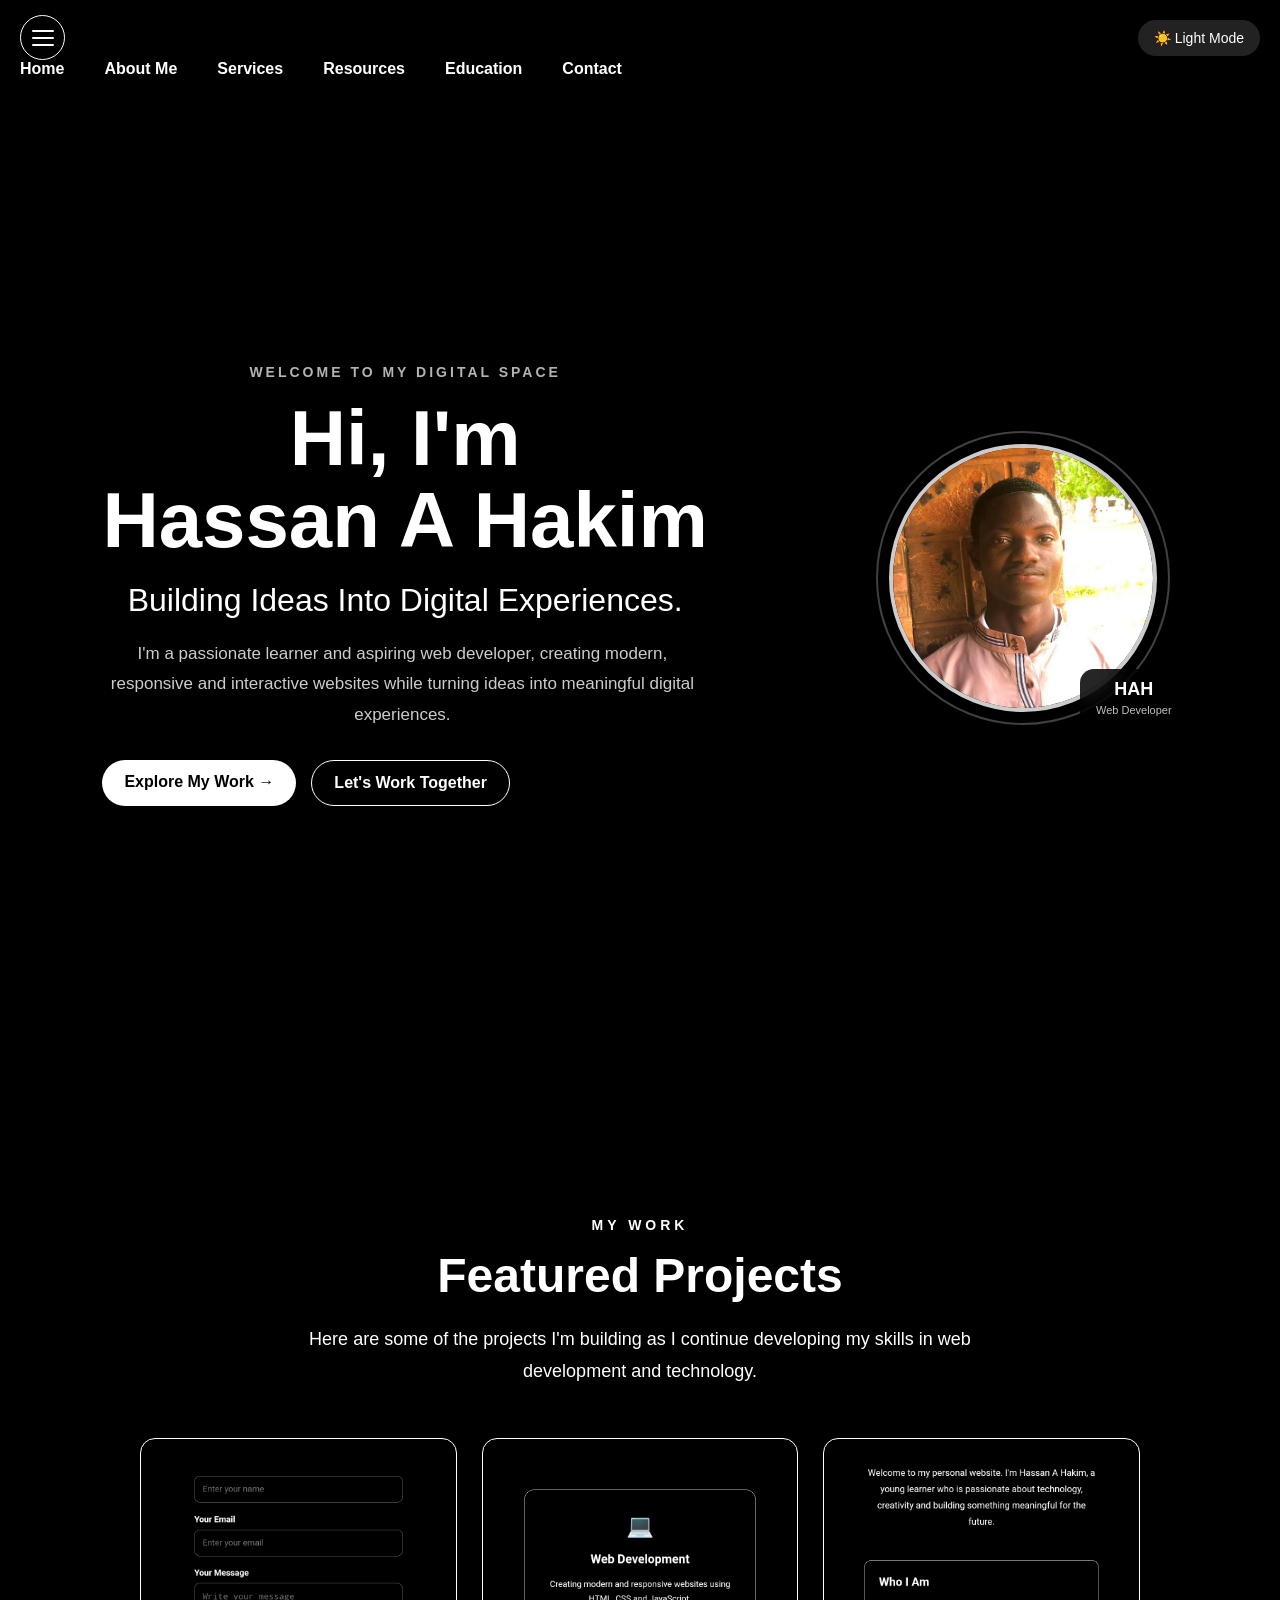
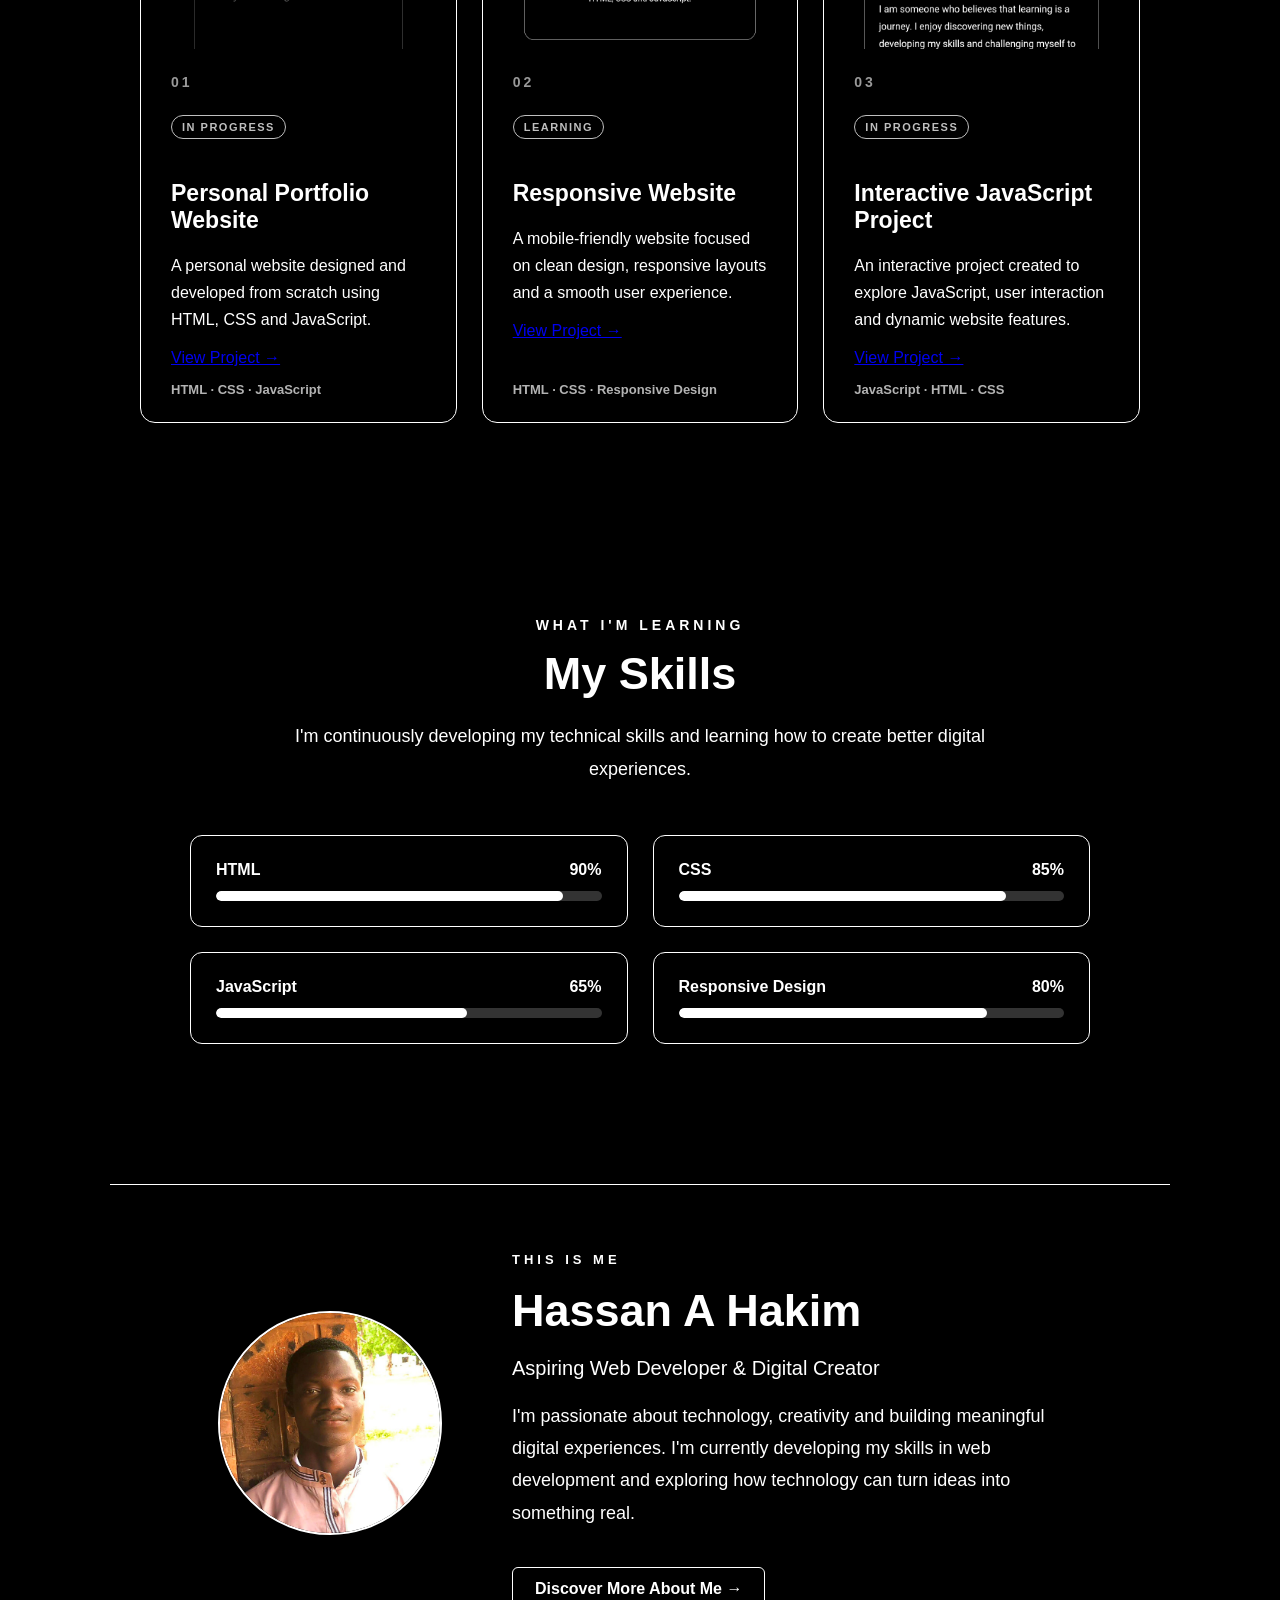
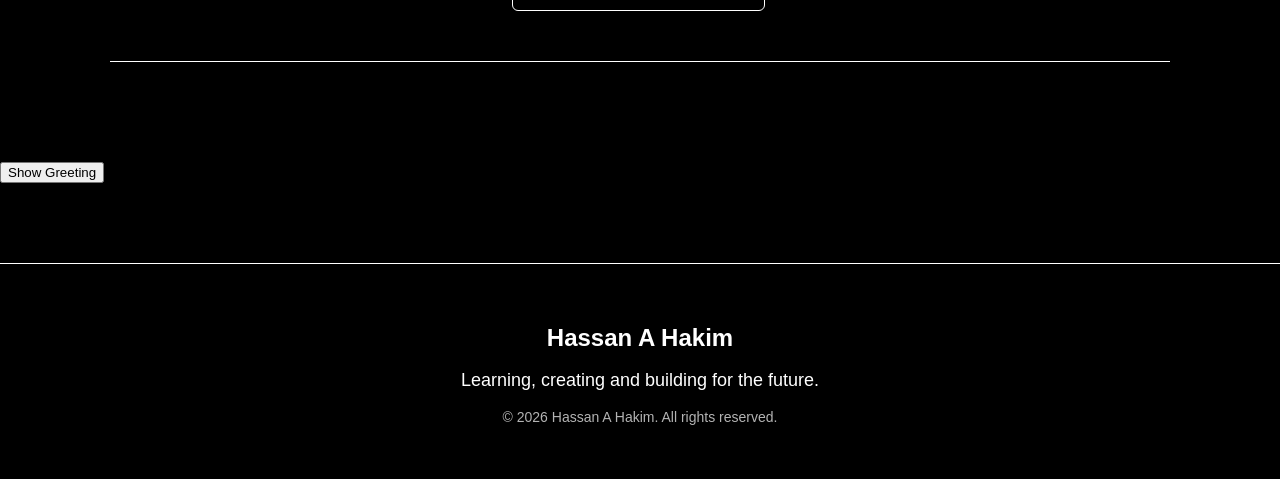
<file: index.html>
<!DOCTYPE html>
<html>

<head>
    <title>Hassan's Website</title>
    <meta name="viewport" content="width=device-width, initial-scale=1.0">
    <link rel="stylesheet" href="style.css">
</head>

<body>
  <button id="themeButton" class="theme-button">☀️ Light Mode</button>
  <nav class="main-nav">

<button id="menuButton" class="menu-button" aria-label="Open menu">
    <span></span>
    <span></span>
    <span></span>
</button>

    <div id="navLinks" class="nav-links">

    <a href="index.html">Home</a>

    <a href="about.html">About Me</a>

    <a href="services.html">Services</a>

    <a href="resources.html">Resources</a>

    <a href="education.html">Education</a>

    <a href="contact.html">Contact</a>

</div>

</nav>
<!-- HERO SECTION -->

<section class="hero">

    <div class="hero-content">

        <div class="hero-text">

            <p class="welcome">WELCOME TO MY DIGITAL SPACE</p>

            <h1>
                Hi, I'm <span>Hassan A Hakim</span>
            </h1>

            <h2>Building Ideas Into Digital Experiences.</h2>

            <p class="description">
                I'm a passionate learner and aspiring web developer,
                creating modern, responsive and interactive websites
                while turning ideas into meaningful digital experiences.
            </p>

            <div class="hero-buttons">

                <a href="#projects" class="hero-btn primary-btn">
                    Explore My Work →
                </a>

                <a href="contact.html" class="hero-btn secondary-btn">
                    Let's Work Together
                </a>

            </div>

        </div>


        <div class="hero-profile">

            <div class="profile-glow"></div>

            <img
                src="enhanced_photo-6.jpg"
                alt="Hassan A Hakim"
                class="hero-profile-image">

            <div class="hero-badge">
                <strong>HAH</strong>
                <span>Web Developer</span>
            </div>

        </div>

    </div>

</section>


<!-- PROJECTS SECTION -->

<section id="projects" class="projects-section scroll-reveal">

    <p class="projects-tag">MY WORK</p>

    <h2>Featured Projects</h2>

    <p class="projects-intro">
        Here are some of the projects I'm building as I continue
        developing my skills in web development and technology.
    </p>


    <div class="projects-container">

        <!-- PROJECT 01 -->

        <article class="project-card scroll-left">

            <div class="project-image">

                <img
                    src="Screenshot_20260811_220425_Acode.jpg"
                    alt="Project 01 - Hassan's Website">

            </div>

            <div class="project-content">

                <div class="project-number">
                    01
                </div>

                <span class="project-status">
                    IN PROGRESS
                </span>

                <h3>
                    Personal Portfolio Website
                </h3>

                <p>
                    A personal website designed and developed
                    from scratch using HTML, CSS and JavaScript.
                </p>

                <div class="project-tech">
                    HTML · CSS · JavaScript
                </div>

                <a href="project1.html" class="project-link">
                    View Project →
                </a>

            </div>

        </article>


        <!-- PROJECT 02 -->

        <article class="project-card scroll-reveal">

            <div class="project-image">

                <img
                    src="Screenshot_20260811_220406_Acode.jpg"
                    alt="Project 02 - Hassan's Website">

            </div>

            <div class="project-content">

                <div class="project-number">
                    02
                </div>

                <span class="project-status">
                    LEARNING
                </span>

                <h3>
                    Responsive Website
                </h3>

                <p>
                    A mobile-friendly website focused on clean design,
                    responsive layouts and a smooth user experience.
                </p>

                <div class="project-tech">
                    HTML · CSS · Responsive Design
                </div>

                <a href="project2.html" class="project-link">
                    View Project →
                </a>

            </div>

        </article>


        <!-- PROJECT 03 -->

        <article class="project-card scroll-right">

            <div class="project-image">

                <img
                    src="Screenshot_20260811_220350_Acode.jpg"
                    alt="Project 03 - Hassan's Website">

            </div>

            <div class="project-content">

                <div class="project-number">
                    03
                </div>

                <span class="project-status">
                    IN PROGRESS
                </span>

                <h3>
                    Interactive JavaScript Project
                </h3>

                <p>
                    An interactive project created to explore JavaScript,
                    user interaction and dynamic website features.
                </p>

                <div class="project-tech">
                    JavaScript · HTML · CSS
                </div>

                <a href="project3.html" class="project-link">
                    View Project →
                </a>

            </div>

        </article>

    </div>

</section>
<!-- Skills Section -->

<section class="skills-section">

    <p class="skills-tag">WHAT I'M LEARNING</p>

    <h2>My Skills</h2>

    <p class="skills-intro">
        I'm continuously developing my technical skills
        and learning how to create better digital experiences.
    </p>

    <div class="skills-container">

        <!-- HTML -->
        <div class="skill-card">

            <div class="skill-top">
                <span>HTML</span>
                <span>90%</span>
            </div>

            <div class="skill-bar">
                <div class="skill-progress html-progress"></div>
            </div>

        </div>


        <!-- CSS -->
        <div class="skill-card">

            <div class="skill-top">
                <span>CSS</span>
                <span>85%</span>
            </div>

            <div class="skill-bar">
                <div class="skill-progress css-progress"></div>
            </div>

        </div>


        <!-- JavaScript -->
        <div class="skill-card">

            <div class="skill-top">
                <span>JavaScript</span>
                <span>65%</span>
            </div>

            <div class="skill-bar">
                <div class="skill-progress javascript-progress"></div>
            </div>

        </div>


        <!-- Responsive Design -->
        <div class="skill-card">

            <div class="skill-top">
                <span>Responsive Design</span>
                <span>80%</span>
            </div>

            <div class="skill-bar">
                <div class="skill-progress responsive-progress"></div>
            </div>

        </div>

    </div>

</section>
<!-- Profile Section -->

<section class="profile-section">

    <div class="profile-image-container">
      <img
    src="enhanced_photo-6.jpg"
    alt="Hassan A Hakim"
    class="profile-photo">

    </div>


    <div class="profile-content">

        <p class="profile-tag">
            THIS IS ME
        </p>

        <h2>
            Hassan A Hakim
        </h2>

        <h3>
            Aspiring Web Developer & Digital Creator
        </h3>

        <p>
            I'm passionate about technology, creativity and
            building meaningful digital experiences. I'm currently
            developing my skills in web development and exploring
            how technology can turn ideas into something real.
        </p>

        <a href="about.html" class="profile-button">
            Discover More About Me →
        </a>

    </div>

</section>
<button id="greetingButton">Show Greeting</button>

<p id="greeting"></p>
<footer>

    <h2>Hassan A Hakim</h2>

    <p>Learning, creating and building for the future.</p>

    <p class="copyright">
        © 2026 Hassan A Hakim. All rights reserved.
    </p>
    

</footer>
<script src="script.js"></script>

</body>

</html>
</file>
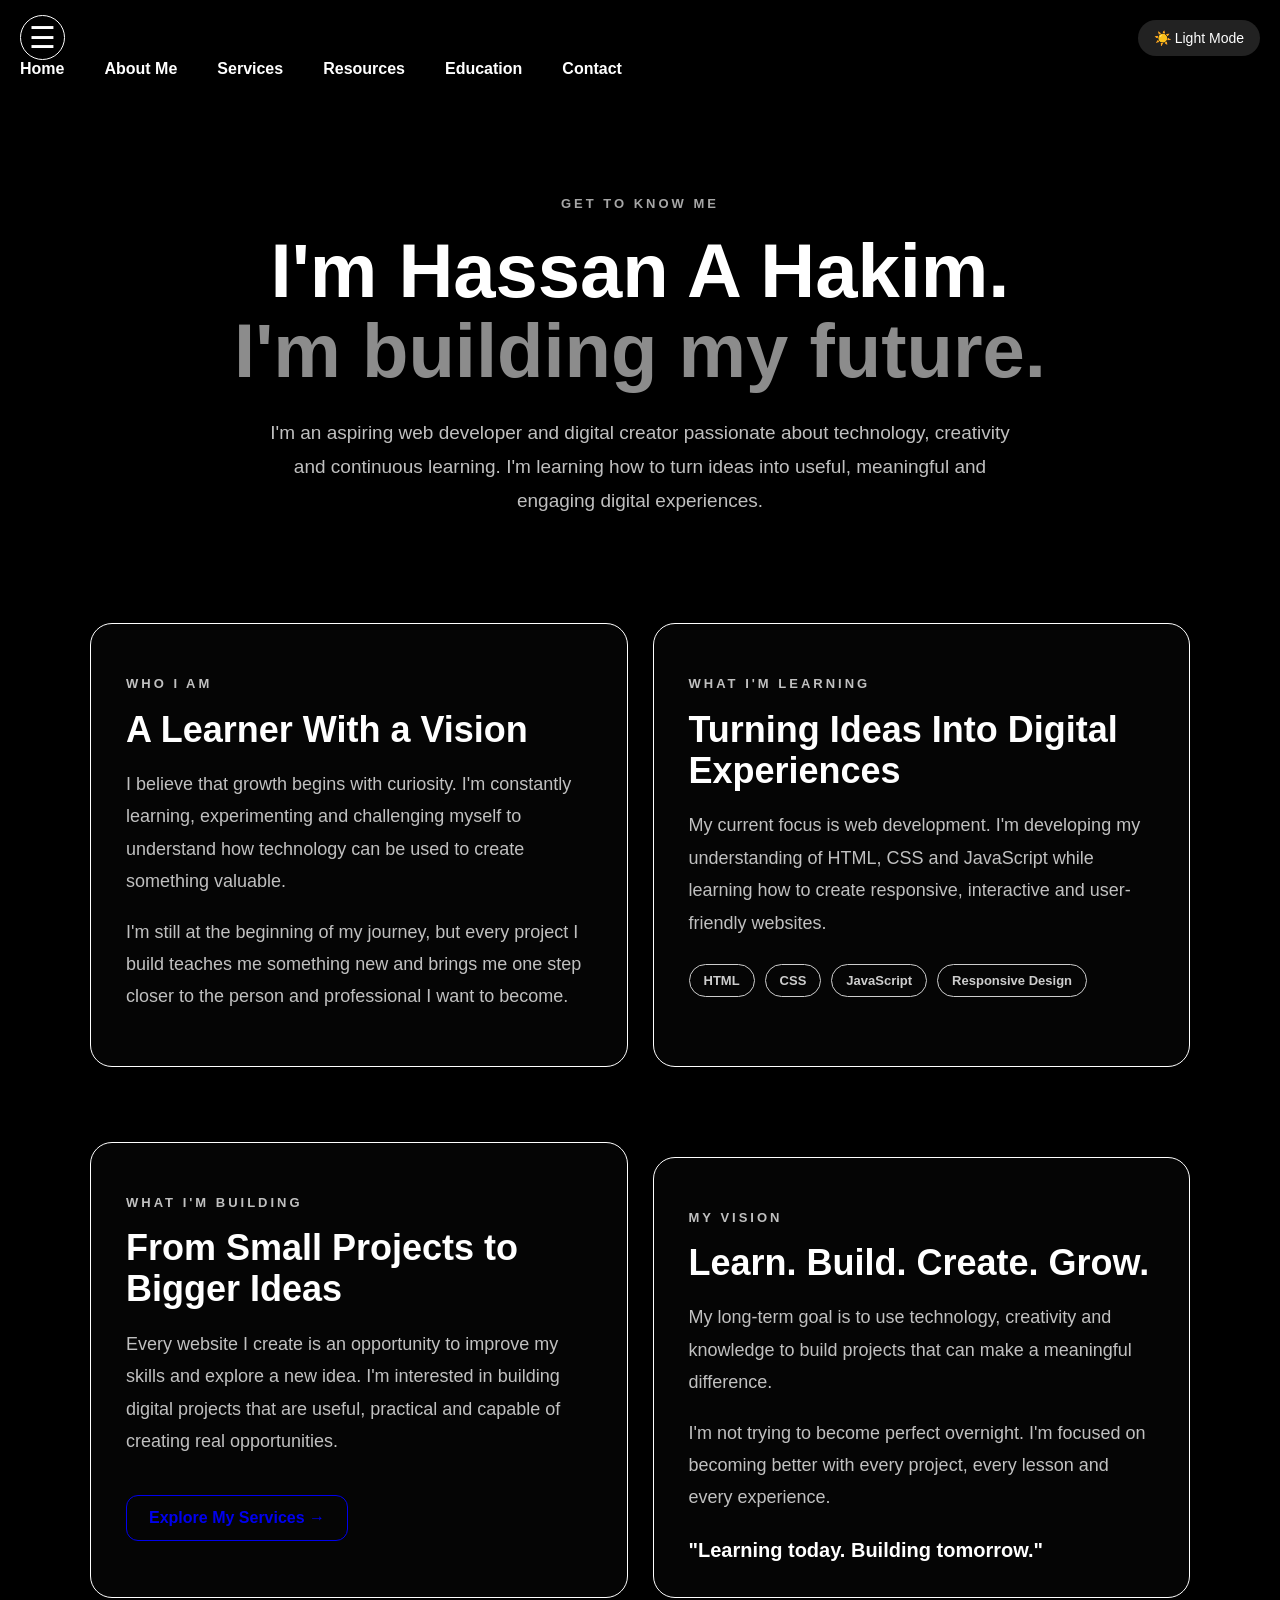
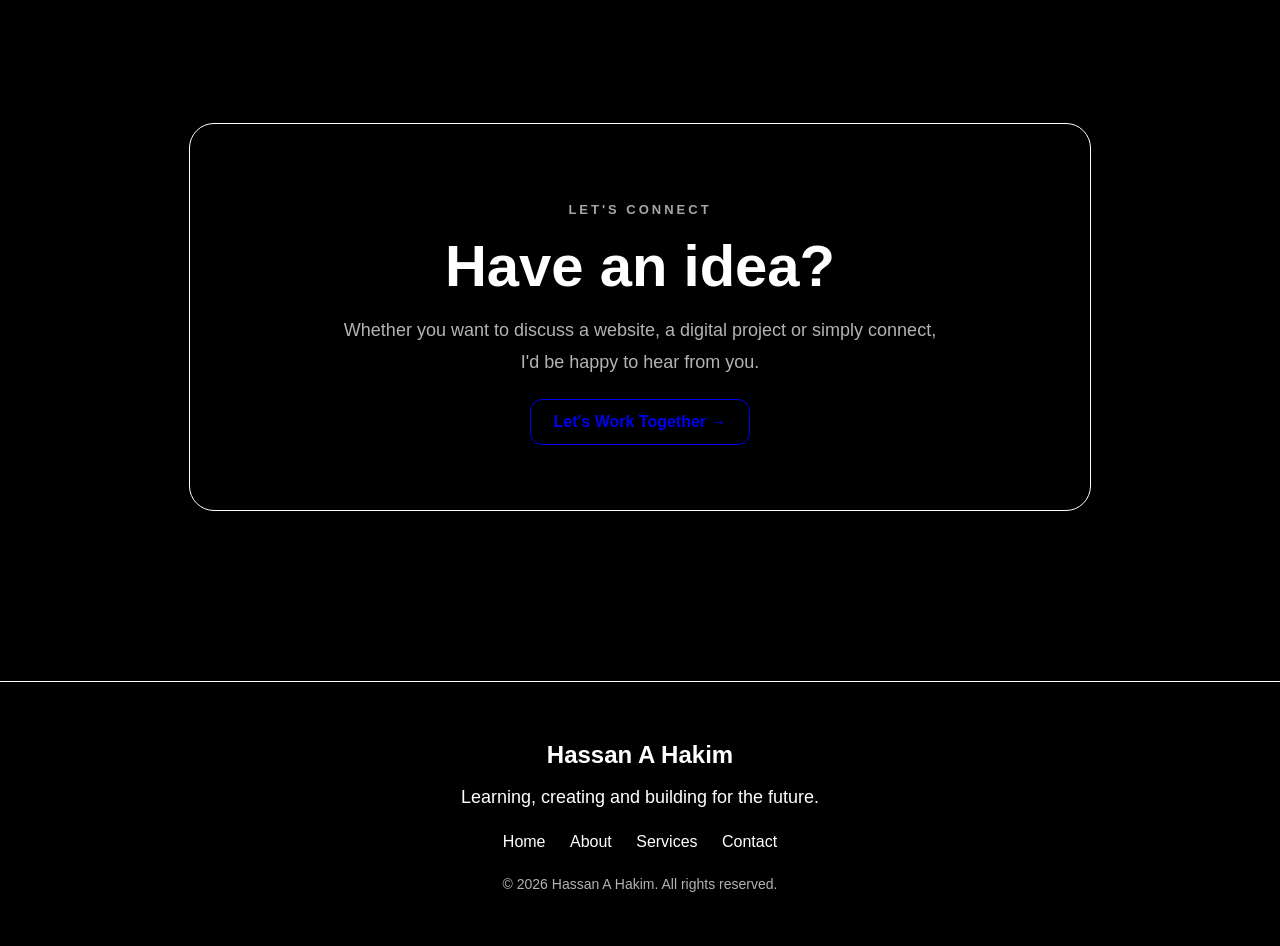
<file: about.html>
<!DOCTYPE html>
<html lang="en">

<head>

    <meta charset="UTF-8">

    <meta name="viewport"
          content="width=device-width, initial-scale=1.0">

    <title>About Hassan A Hakim</title>

    <link rel="stylesheet" href="style.css">

</head>


<body>


    <!-- Theme Button -->

    <button id="themeButton"
            class="theme-button">

        ☀️ Light Mode

    </button>



    <!-- Navigation -->

    <nav class="main-nav">

        <button
            id="menuButton"
            class="menu-button"
            aria-label="Open navigation menu">

            ☰

        </button>


        <div id="navLinks" class="nav-links">

    <a href="index.html">Home</a>

    <a href="about.html">About Me</a>

    <a href="services.html">Services</a>

    <a href="resources.html">Resources</a>

    <a href="education.html">Education</a>

    <a href="contact.html">Contact</a>

</div>

    </nav>



    <!-- ABOUT PAGE -->

    <main class="about-page">


        <!-- HERO -->

        <section class="about-hero">

            <p class="about-tag">
                GET TO KNOW ME
            </p>


            <h1>
                I'm Hassan A Hakim.
                <span>I'm building my future.</span>
            </h1>


            <p class="about-intro">

                I'm an aspiring web developer and digital creator
                passionate about technology, creativity and continuous
                learning.

                I'm learning how to turn ideas into useful,
                meaningful and engaging digital experiences.

            </p>

        </section>



        <!-- WHO I AM -->

        <section class="about-content">


            <div class="about-card">

                <p class="about-small-tag">
                    WHO I AM
                </p>

                <h2>
                    A Learner With a Vision
                </h2>

                <p>

                    I believe that growth begins with curiosity.
                    I'm constantly learning, experimenting and
                    challenging myself to understand how technology
                    can be used to create something valuable.

                </p>

                <p>

                    I'm still at the beginning of my journey,
                    but every project I build teaches me something
                    new and brings me one step closer to the person
                    and professional I want to become.

                </p>

            </div>



            <!-- WHAT I'M LEARNING -->

            <div class="about-card">

                <p class="about-small-tag">
                    WHAT I'M LEARNING
                </p>

                <h2>
                    Turning Ideas Into Digital Experiences
                </h2>

                <p>

                    My current focus is web development.
                    I'm developing my understanding of HTML,
                    CSS and JavaScript while learning how to
                    create responsive, interactive and
                    user-friendly websites.

                </p>


                <div class="about-skills">

                    <span>HTML</span>

                    <span>CSS</span>

                    <span>JavaScript</span>

                    <span>Responsive Design</span>

                </div>

            </div>



            <!-- WHAT I'M BUILDING -->

            <div class="about-card">

                <p class="about-small-tag">
                    WHAT I'M BUILDING
                </p>

                <h2>
                    From Small Projects to Bigger Ideas
                </h2>

                <p>

                    Every website I create is an opportunity
                    to improve my skills and explore a new idea.

                    I'm interested in building digital projects
                    that are useful, practical and capable of
                    creating real opportunities.

                </p>

                <a href="services.html"
                   class="about-button">

                    Explore My Services →

                </a>

            </div>



            <!-- VISION -->

            <div class="about-card vision-card">

                <p class="about-small-tag">
                    MY VISION
                </p>

                <h2>
                    Learn. Build. Create. Grow.
                </h2>

                <p>

                    My long-term goal is to use technology,
                    creativity and knowledge to build projects
                    that can make a meaningful difference.

                </p>

                <p>

                    I'm not trying to become perfect overnight.
                    I'm focused on becoming better with every
                    project, every lesson and every experience.

                </p>


                <div class="vision-quote">

                    "Learning today.
                    Building tomorrow."

                </div>

            </div>

        </section>



        <!-- CALL TO ACTION -->

        <section class="about-cta">

            <p class="about-small-tag">
                LET'S CONNECT
            </p>

            <h2>
                Have an idea?
            </h2>

            <p>

                Whether you want to discuss a website,
                a digital project or simply connect,
                I'd be happy to hear from you.

            </p>


            <a href="contact.html"
               class="about-button">

                Let's Work Together →

            </a>

        </section>


    </main>



    <!-- FOOTER -->

    <footer>

        <h2>
            Hassan A Hakim
        </h2>

        <p>
            Learning, creating and building for the future.
        </p>


        <div class="footer-links">

            <a href="index.html">
                Home
            </a>

            <a href="about.html">
                About
            </a>

            <a href="services.html">
                Services
            </a>

            <a href="contact.html">
                Contact
            </a>

        </div>


        <p class="copyright">

            © 2026 Hassan A Hakim.
            All rights reserved.

        </p>

    </footer>



    <!-- JavaScript -->

    <script src="script.js"></script>


</body>

</html>
</file>
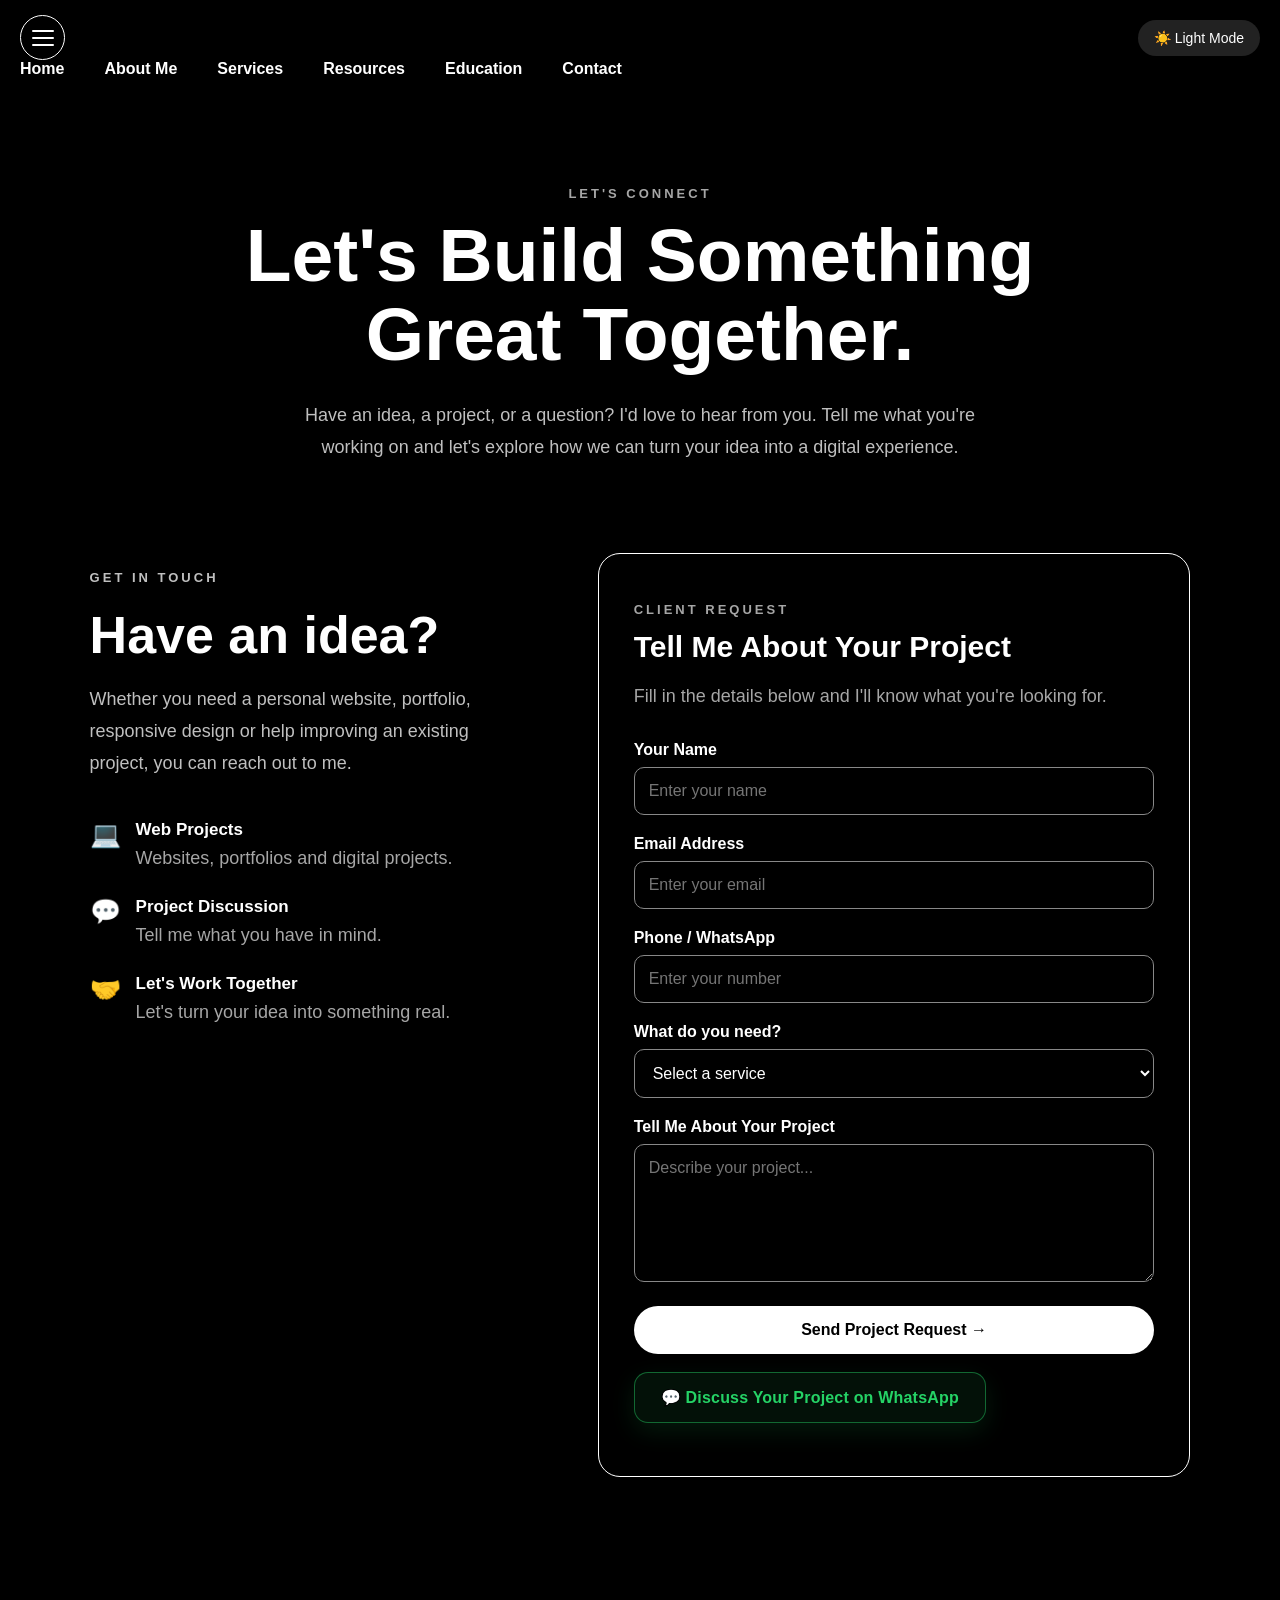
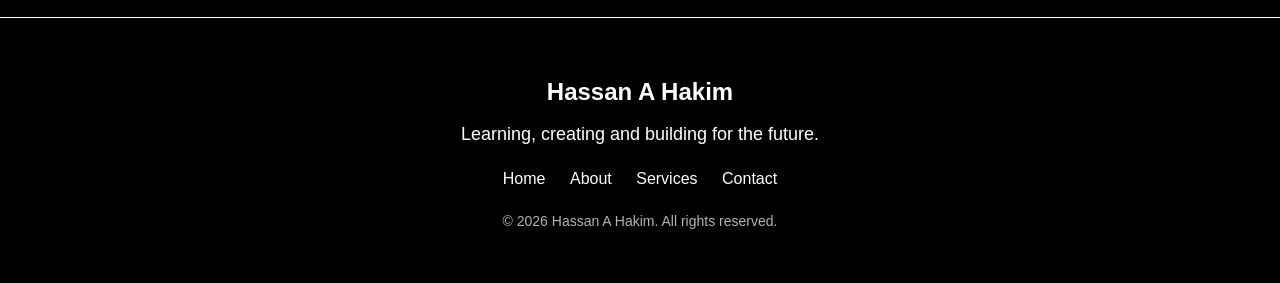
<file: contact.html>
<!DOCTYPE html>
<html lang="en">

<head>

    <meta charset="UTF-8">

    <meta name="viewport" content="width=device-width, initial-scale=1.0">

    <title>Contact Me - Hassan A Hakim</title>

    <link rel="stylesheet" href="style.css">

</head>

<body>

    <button id="themeButton" class="theme-button">
        ☀️ Light Mode
    </button>

    <nav class="main-nav">

        <button
            id="menuButton"
            class="menu-button"
            aria-label="Open navigation menu">

            <span></span>
            <span></span>
            <span></span>

        </button>
        <div id="navLinks" class="nav-links">

    <a href="index.html">Home</a>

    <a href="about.html">About Me</a>

    <a href="services.html">Services</a>

    <a href="resources.html">Resources</a>

    <a href="education.html">Education</a>

    <a href="contact.html">Contact</a>

</div>

    </nav>


    <main class="contact-page">

        <section class="contact-hero">

            <p class="contact-tag">
                LET'S CONNECT
            </p>

            <h1>
                Let's Build Something
                <span>Great Together.</span>
            </h1>

            <p>
                Have an idea, a project, or a question?
                I'd love to hear from you. Tell me what
                you're working on and let's explore how
                we can turn your idea into a digital
                experience.
            </p>

        </section>


        <section class="contact-container">

            <div class="contact-info">

                <p class="contact-tag">
                    GET IN TOUCH
                </p>

                <h2>
                    Have an idea?
                </h2>

                <p>
                    Whether you need a personal website,
                    portfolio, responsive design or help
                    improving an existing project, you
                    can reach out to me.
                </p>

                <div class="contact-points">

                    <div class="contact-point">

                        <span class="contact-icon">
                            💻
                        </span>

                        <div>

                            <strong>
                                Web Projects
                            </strong>

                            <p>
                                Websites, portfolios and
                                digital projects.
                            </p>

                        </div>

                    </div>


                    <div class="contact-point">

                        <span class="contact-icon">
                            💬
                        </span>

                        <div>

                            <strong>
                                Project Discussion
                            </strong>

                            <p>
                                Tell me what you have
                                in mind.
                            </p>

                        </div>

                    </div>


                    <div class="contact-point">

                        <span class="contact-icon">
                            🤝
                        </span>

                        <div>

                            <strong>
                                Let's Work Together
                            </strong>

                            <p>
                                Let's turn your idea
                                into something real.
                            </p>

                        </div>

                    </div>

                </div>

            </div>


            <div class="contact-form-box">

                <p class="form-label">
                    CLIENT REQUEST
                </p>

                <h2>
                    Tell Me About Your Project
                </h2>

                <p class="form-intro">
                    Fill in the details below and I'll
                    know what you're looking for.
                </p>


                <form id="contactForm"
      action="https://formspree.io/f/xnpavrzz"
      method="POST">

                    <div class="form-group">

                        <label for="name">
                            Your Name
                        </label>
                        <input
    type="text"
    id="name"
    name="name"
    placeholder="Enter your name">

                    </div>


                    <div class="form-group">

                        <label for="email">
                            Email Address
                        </label>
                        <input
    type="email"
    id="email"
    name="email"
    placeholder="Enter your email">

                    </div>


                    <div class="form-group">

                        <label for="phone">
                            Phone / WhatsApp
                        </label>
                        <input
    type="tel"
    id="phone"
    name="phone"
    placeholder="Enter your number">

                    </div>


                    <div class="form-group">

                        <label for="service">
                            What do you need?
                        </label>

                        <select id="service" name="service">

                            <option value="">
                                Select a service
                            </option>

                            <option>
                                Website Development
                            </option>

                            <option>
                                Portfolio Website
                            </option>

                            <option>
                                Web Design
                            </option>

                            <option>
                                Responsive Design
                            </option>

                            <option>
                                Website Improvement
                            </option>

                            <option>
                                Other
                            </option>

                        </select>

                    </div>


                    <div class="form-group">

                        <label for="message">
                            Tell Me About Your Project
                        </label>
                        <textarea
    id="message"
    name="message"
    rows="6"
    placeholder="Describe your project..."></textarea>

                    </div>


                    <button
                        type="submit"
                        class="contact-submit">

                        Send Project Request →

                    </button>
                    <a
    href="https://api.whatsapp.com/send?phone=233257036340"
    target="_blank"
    class="whatsapp-button">

    💬 Discuss Your Project on WhatsApp

</a>

                    <p id="formMessage"></p>

                </form>

            </div>

        </section>

    </main>


    <footer>

        <h2>Hassan A Hakim</h2>

        <p>
            Learning, creating and building for the future.
        </p>

        <div class="footer-links">

            <a href="index.html">Home</a>
            <a href="about.html">About</a>
            <a href="services.html">Services</a>
            <a href="contact.html">Contact</a>

        </div>

        <p class="copyright">
            © 2026 Hassan A Hakim. All rights reserved.
        </p>

    </footer>


    <script src="script.js"></script>

</body>

</html>
</file>
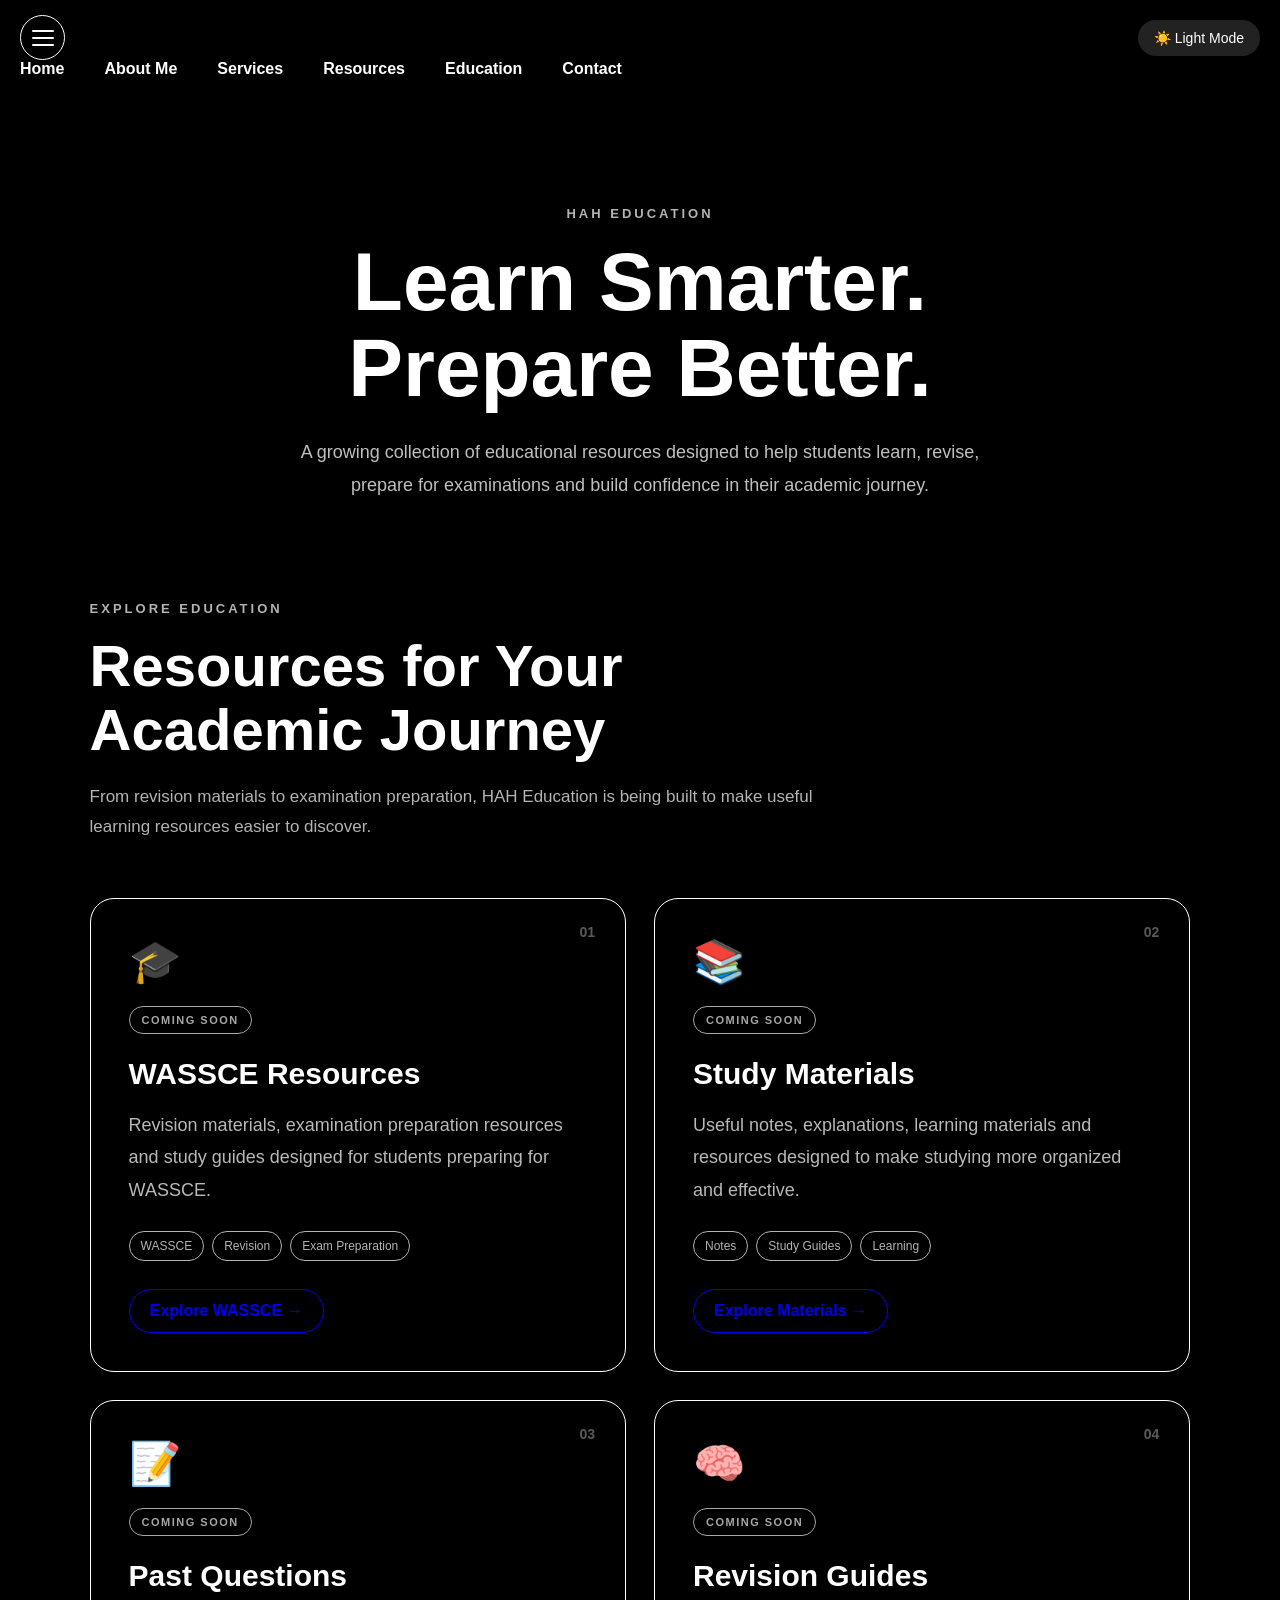
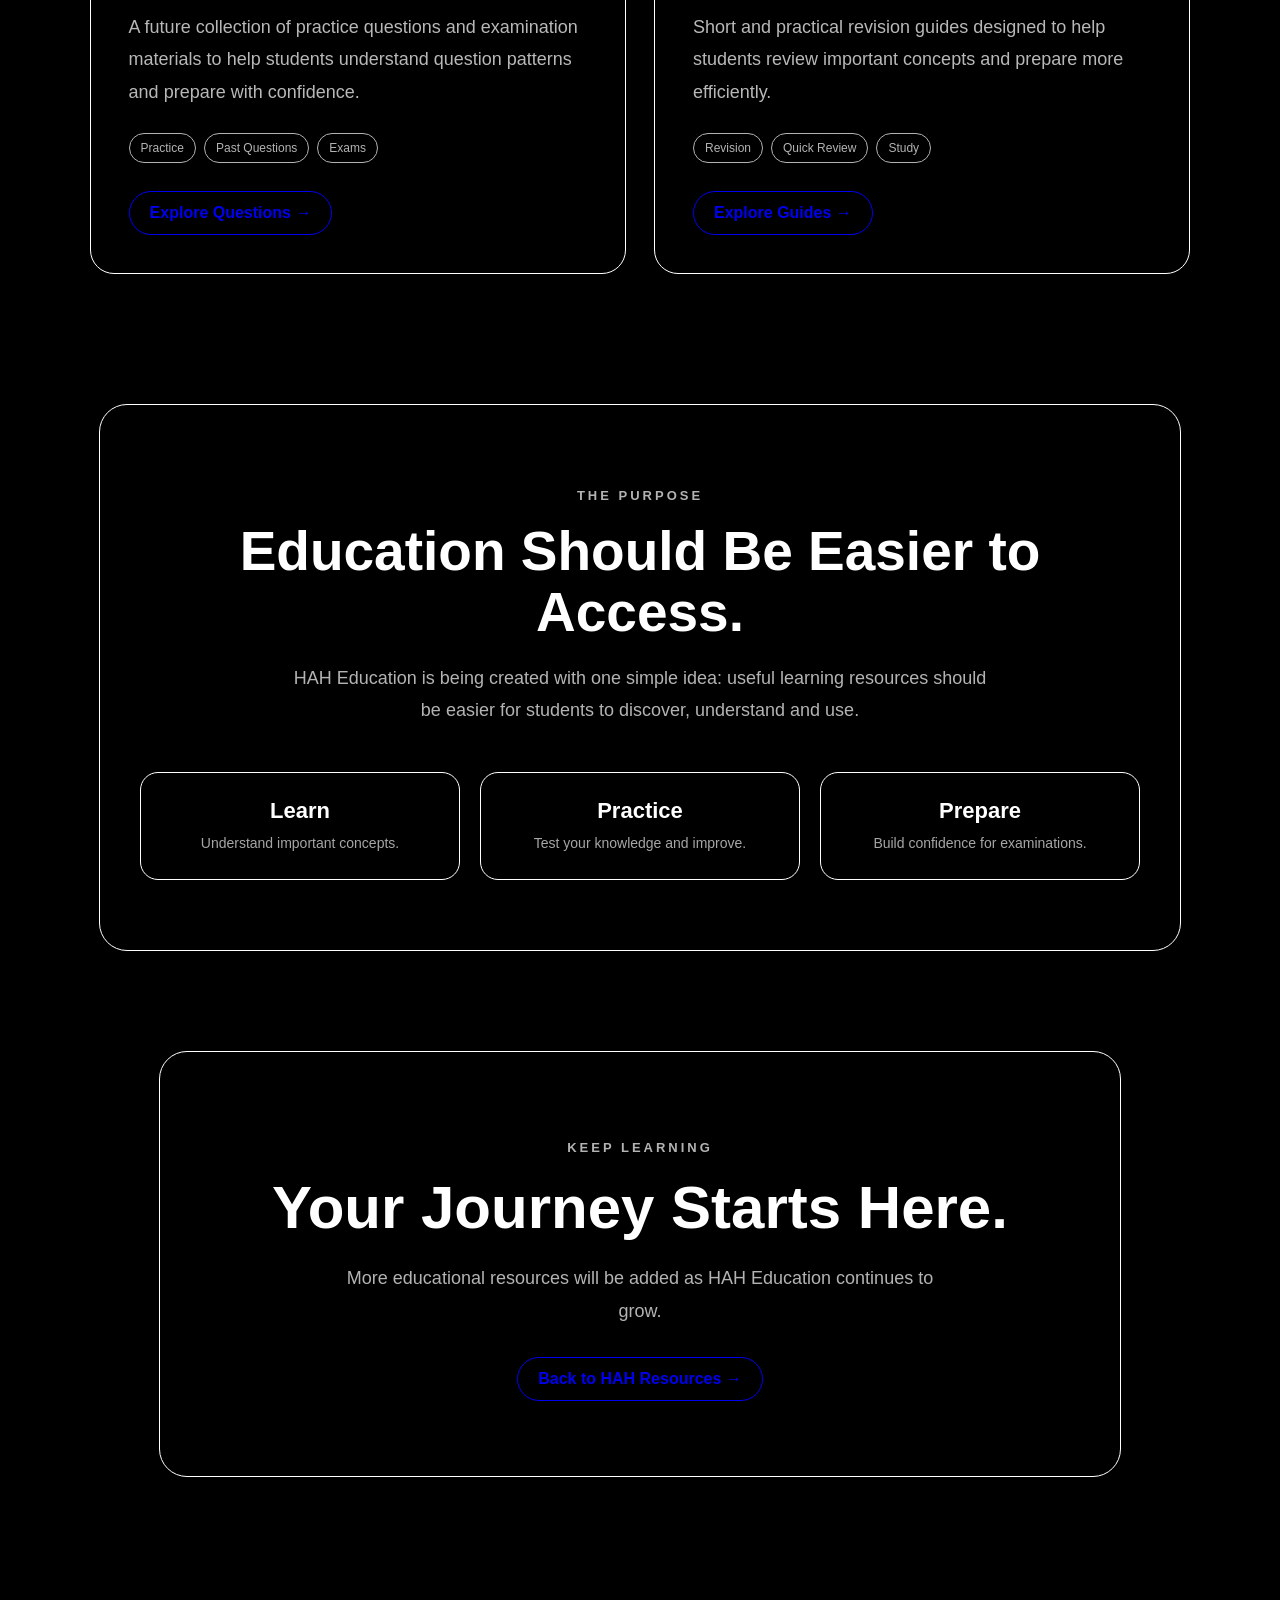
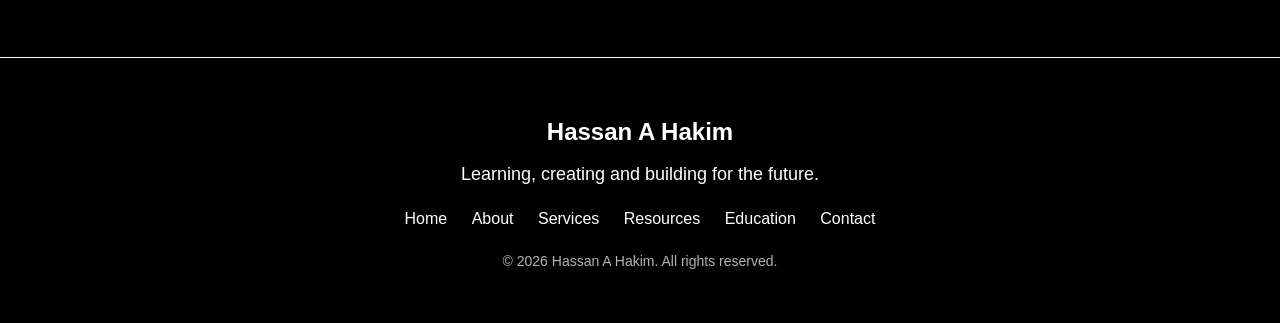
<file: education.html>
<!DOCTYPE html>
<html lang="en">

<head>

    <meta charset="UTF-8">

    <meta name="viewport"
          content="width=device-width, initial-scale=1.0">

    <title>HAH Education - Hassan A Hakim</title>

    <link rel="icon"
          type="image/png"
          href="favicon.png">

    <link rel="stylesheet"
          href="style.css">

</head>


<body>


    <!-- Theme Button -->

    <button id="themeButton"
            class="theme-button">

        ☀️ Light Mode

    </button>



    <!-- Navigation -->

    <nav class="main-nav">

        <button
            id="menuButton"
            class="menu-button"
            aria-label="Open navigation menu">

            <span></span>
            <span></span>
            <span></span>

        </button>


        <div id="navLinks"
             class="nav-links">

            <a href="index.html">
                Home
            </a>

            <a href="about.html">
                About Me
            </a>

            <a href="services.html">
                Services
            </a>

            <a href="resources.html">
                Resources
            </a>

            <a href="education.html">
                Education
            </a>

            <a href="contact.html">
                Contact
            </a>

        </div>

    </nav>



    <!-- EDUCATION PAGE -->

    <main class="education-page">


        <!-- HERO -->

        <section class="education-hero scroll-reveal">

            <p class="education-tag">
                HAH EDUCATION
            </p>


            <h1>

                Learn Smarter.
                <span>Prepare Better.</span>

            </h1>


            <p class="education-intro">

                A growing collection of educational resources
                designed to help students learn, revise,
                prepare for examinations and build confidence
                in their academic journey.

            </p>

        </section>



        <!-- EDUCATION CATEGORIES -->

        <section class="education-categories">


            <div class="education-heading scroll-reveal">

                <p class="education-tag">
                    EXPLORE EDUCATION
                </p>


                <h2>
                    Resources for Your Academic Journey
                </h2>


                <p>

                    From revision materials to examination
                    preparation, HAH Education is being built
                    to make useful learning resources easier
                    to discover.

                </p>

            </div>



            <div class="education-container">


                <!-- WASSCE -->

                <article class="education-card scroll-left">

                    <div class="education-number">
                        01
                    </div>


                    <div class="education-icon">
                        🎓
                    </div>


                    <span class="education-status">
                        COMING SOON
                    </span>


                    <h2>
                        WASSCE Resources
                    </h2>


                    <p>

                        Revision materials, examination
                        preparation resources and study
                        guides designed for students
                        preparing for WASSCE.

                    </p>


                    <div class="education-tags">

                        <span>
                            WASSCE
                        </span>

                        <span>
                            Revision
                        </span>

                        <span>
                            Exam Preparation
                        </span>

                    </div>


                    <a href="wassce.html"
   class="education-button">

    Explore WASSCE →

</a>

                </article>



                <!-- STUDY MATERIALS -->

                <article class="education-card scroll-reveal">

                    <div class="education-number">
                        02
                    </div>


                    <div class="education-icon">
                        📚
                    </div>


                    <span class="education-status">
                        COMING SOON
                    </span>


                    <h2>
                        Study Materials
                    </h2>


                    <p>

                        Useful notes, explanations,
                        learning materials and resources
                        designed to make studying more
                        organized and effective.

                    </p>


                    <div class="education-tags">

                        <span>
                            Notes
                        </span>

                        <span>
                            Study Guides
                        </span>

                        <span>
                            Learning
                        </span>

                    </div>


                    <a href="#"
                       class="education-button">

                        Explore Materials →

                    </a>

                </article>



                <!-- PAST QUESTIONS -->

                <article class="education-card scroll-right">

                    <div class="education-number">
                        03
                    </div>


                    <div class="education-icon">
                        📝
                    </div>


                    <span class="education-status">
                        COMING SOON
                    </span>


                    <h2>
                        Past Questions
                    </h2>


                    <p>

                        A future collection of practice
                        questions and examination materials
                        to help students understand question
                        patterns and prepare with confidence.

                    </p>


                    <div class="education-tags">

                        <span>
                            Practice
                        </span>

                        <span>
                            Past Questions
                        </span>

                        <span>
                            Exams
                        </span>

                    </div>


                    <a href="#"
                       class="education-button">

                        Explore Questions →

                    </a>

                </article>



                <!-- REVISION GUIDES -->

                <article class="education-card scroll-reveal">

                    <div class="education-number">
                        04
                    </div>


                    <div class="education-icon">
                        🧠
                    </div>


                    <span class="education-status">
                        COMING SOON
                    </span>


                    <h2>
                        Revision Guides
                    </h2>


                    <p>

                        Short and practical revision guides
                        designed to help students review
                        important concepts and prepare more
                        efficiently.

                    </p>


                    <div class="education-tags">

                        <span>
                            Revision
                        </span>

                        <span>
                            Quick Review
                        </span>

                        <span>
                            Study
                        </span>

                    </div>


                    <a href="#"
                       class="education-button">

                        Explore Guides →

                    </a>

                </article>


            </div>

        </section>



        <!-- PURPOSE -->

        <section class="education-purpose scroll-reveal">

            <p class="education-tag">
                THE PURPOSE
            </p>


            <h2>
                Education Should Be Easier to Access.
            </h2>


            <p>

                HAH Education is being created with one
                simple idea: useful learning resources
                should be easier for students to discover,
                understand and use.

            </p>


            <div class="education-points">


                <div>

                    <strong>
                        Learn
                    </strong>

                    <span>
                        Understand important concepts.
                    </span>

                </div>


                <div>

                    <strong>
                        Practice
                    </strong>

                    <span>
                        Test your knowledge and improve.
                    </span>

                </div>


                <div>

                    <strong>
                        Prepare
                    </strong>

                    <span>
                        Build confidence for examinations.
                    </span>

                </div>


            </div>

        </section>



        <!-- CALL TO ACTION -->

        <section class="education-cta scroll-reveal">

            <p class="education-tag">
                KEEP LEARNING
            </p>


            <h2>
                Your Journey Starts Here.
            </h2>


            <p>

                More educational resources will be added
                as HAH Education continues to grow.

            </p>


            <a href="resources.html"
               class="education-button">

                Back to HAH Resources →

            </a>

        </section>


    </main>



    <!-- FOOTER -->

    <footer>

        <h2>
            Hassan A Hakim
        </h2>


        <p>
            Learning, creating and building for the future.
        </p>


        <div class="footer-links">

            <a href="index.html">
                Home
            </a>

            <a href="about.html">
                About
            </a>

            <a href="services.html">
                Services
            </a>

            <a href="resources.html">
                Resources
            </a>

            <a href="education.html">
                Education
            </a>

            <a href="contact.html">
                Contact
            </a>

        </div>


        <p class="copyright">

            © 2026 Hassan A Hakim.
            All rights reserved.

        </p>

    </footer>



    <!-- JavaScript -->

    <script src="script.js"></script>


</body>

</html>
</file>
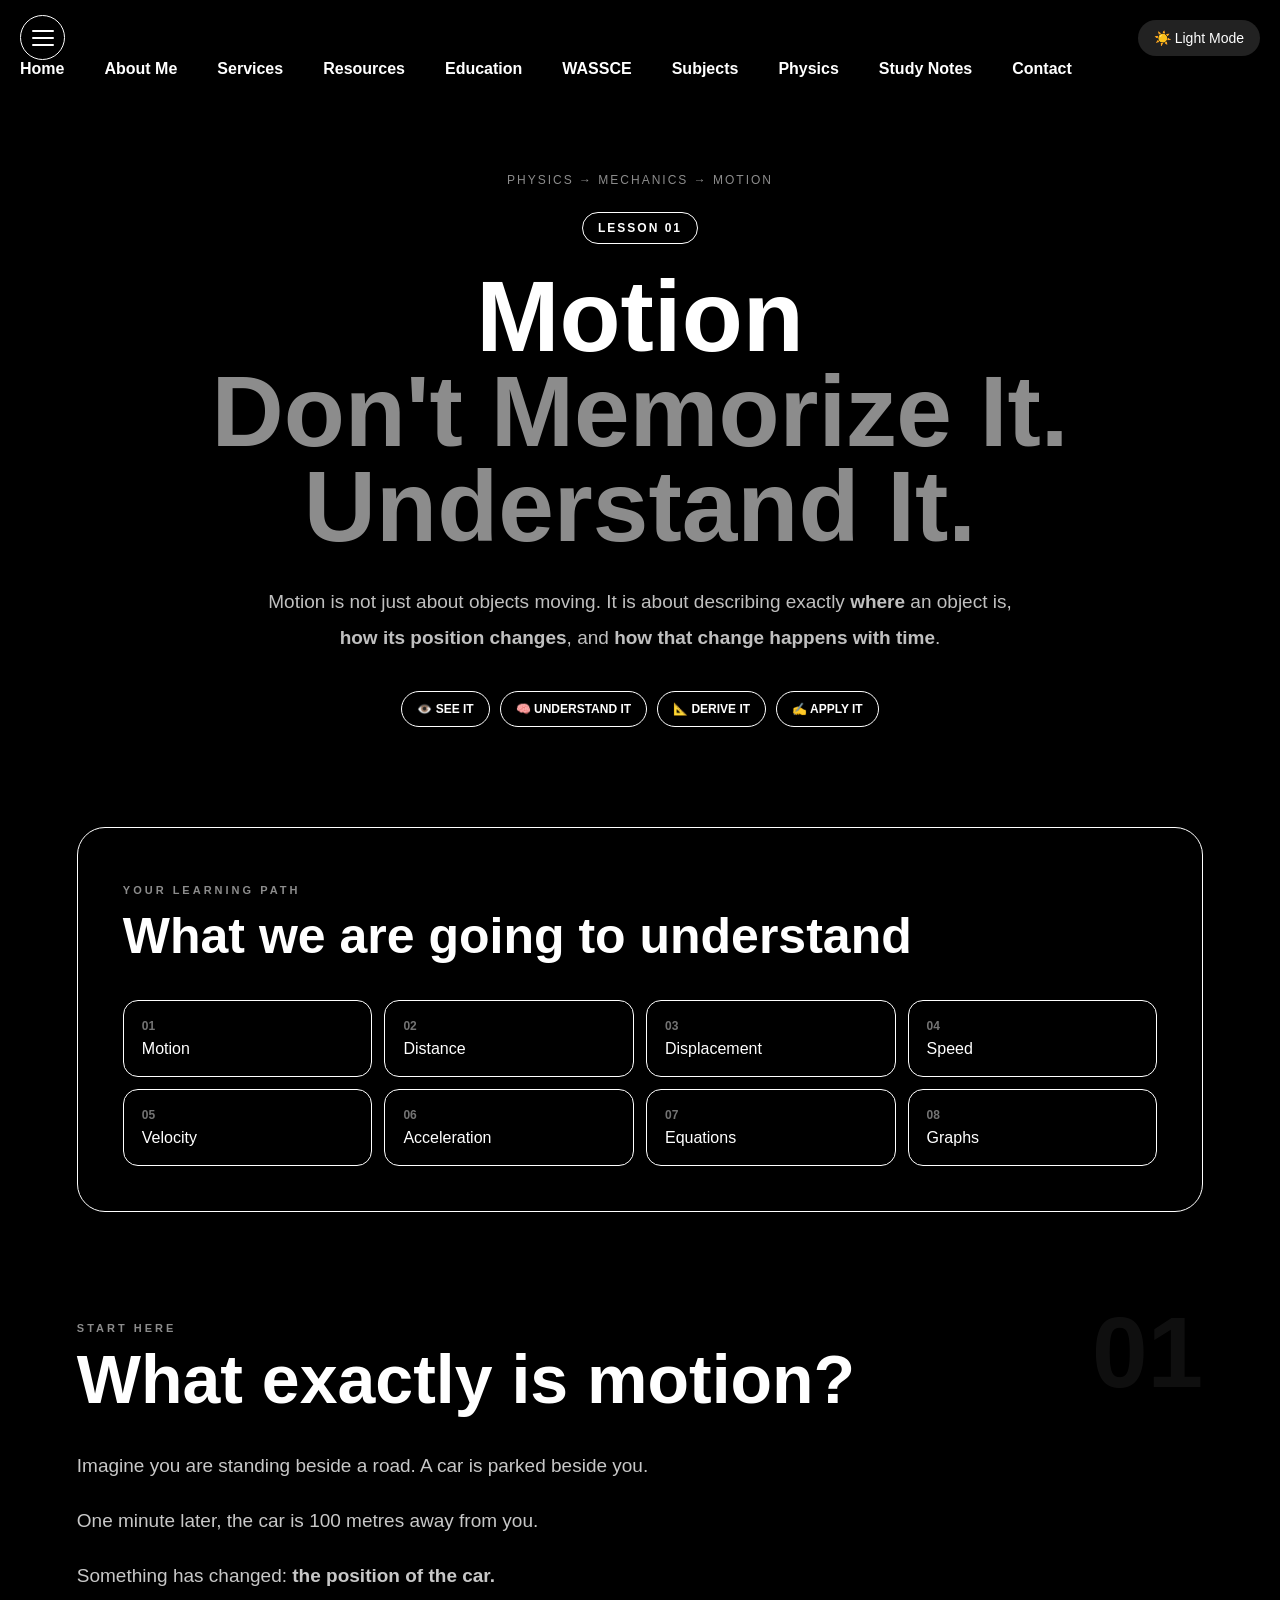
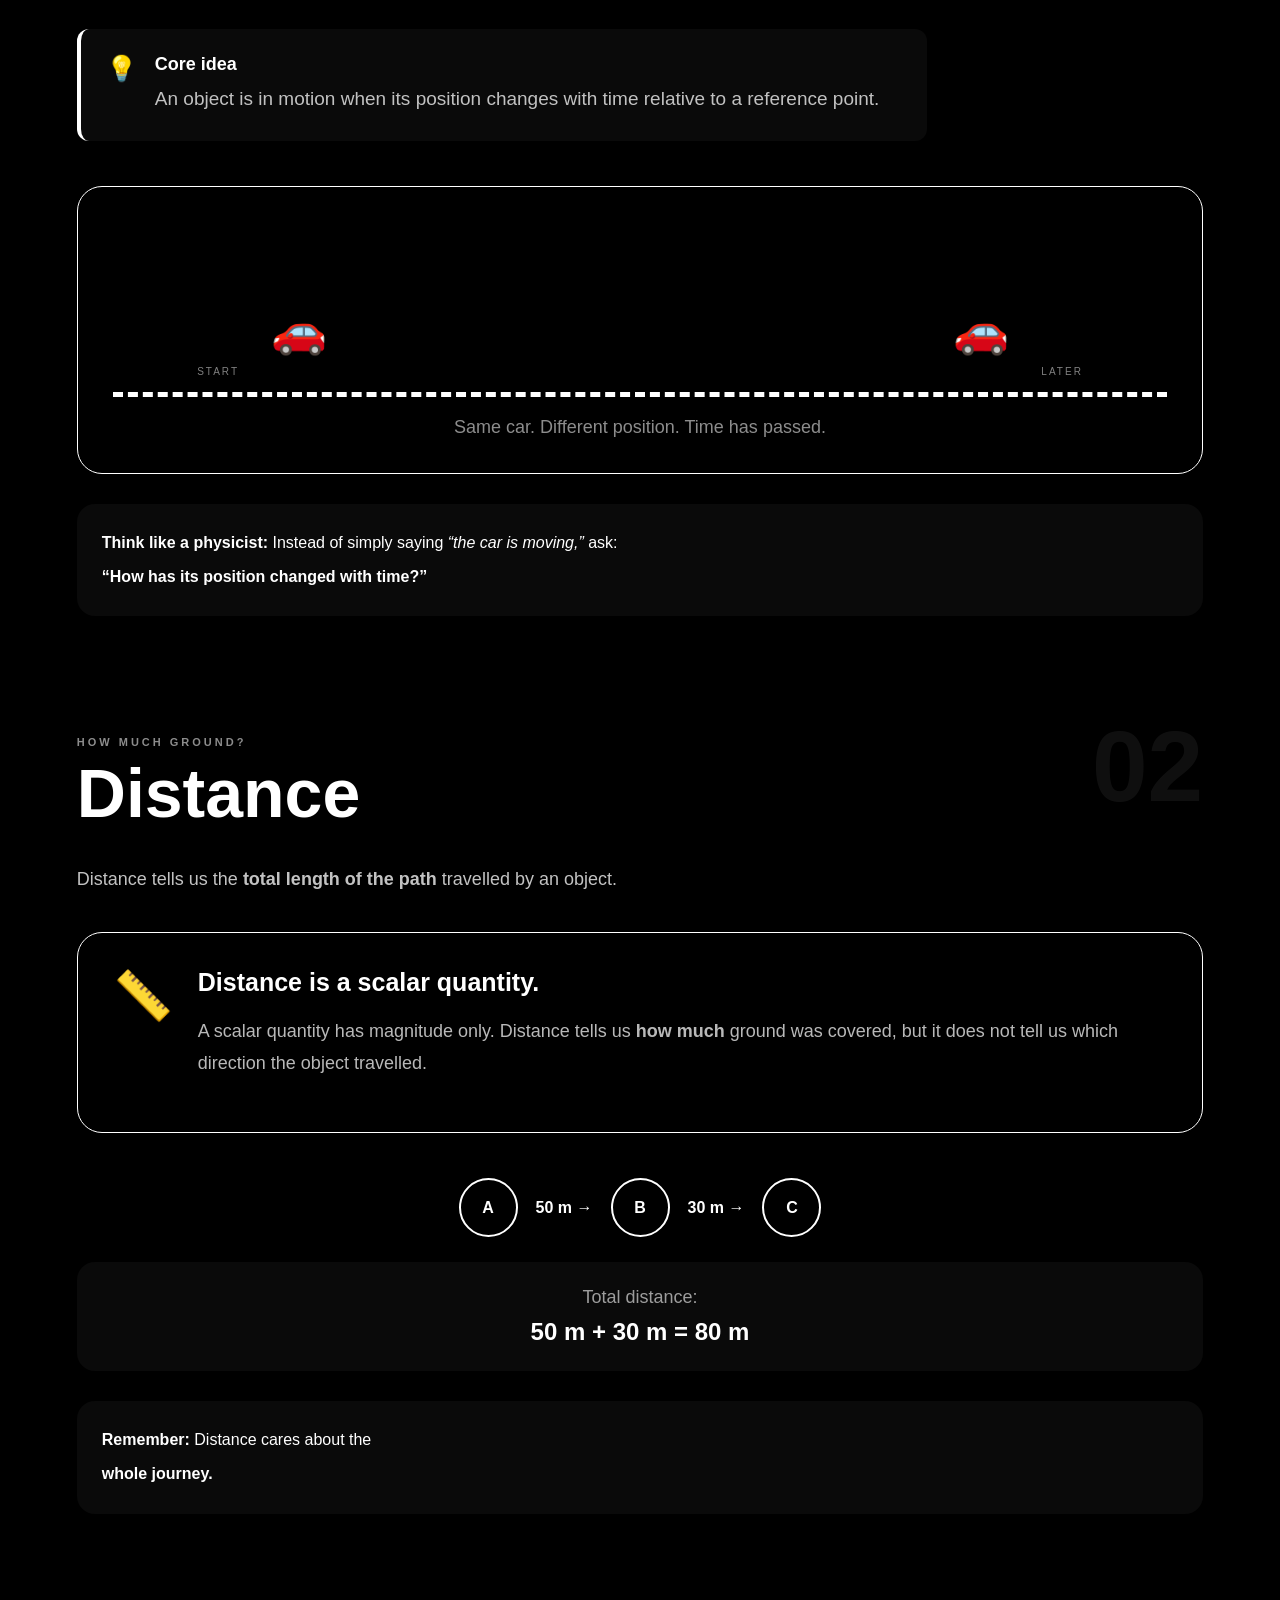
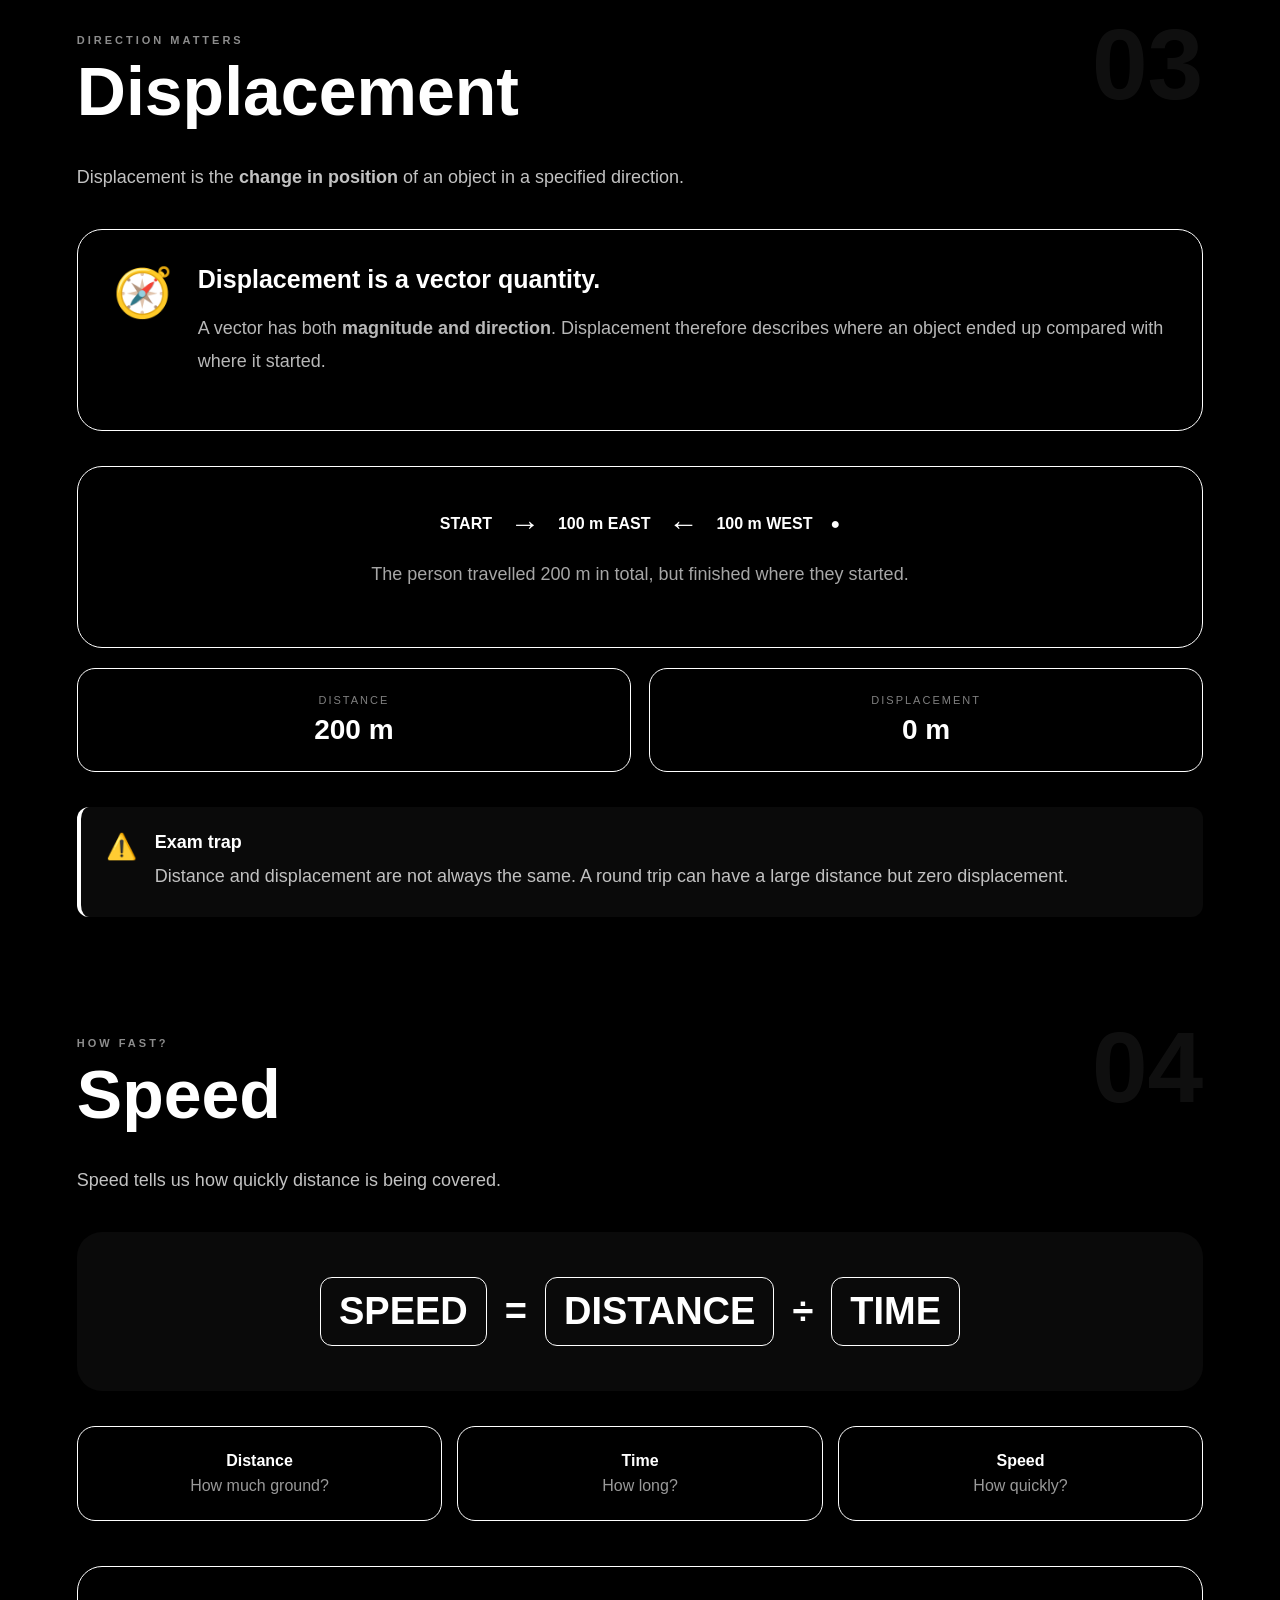
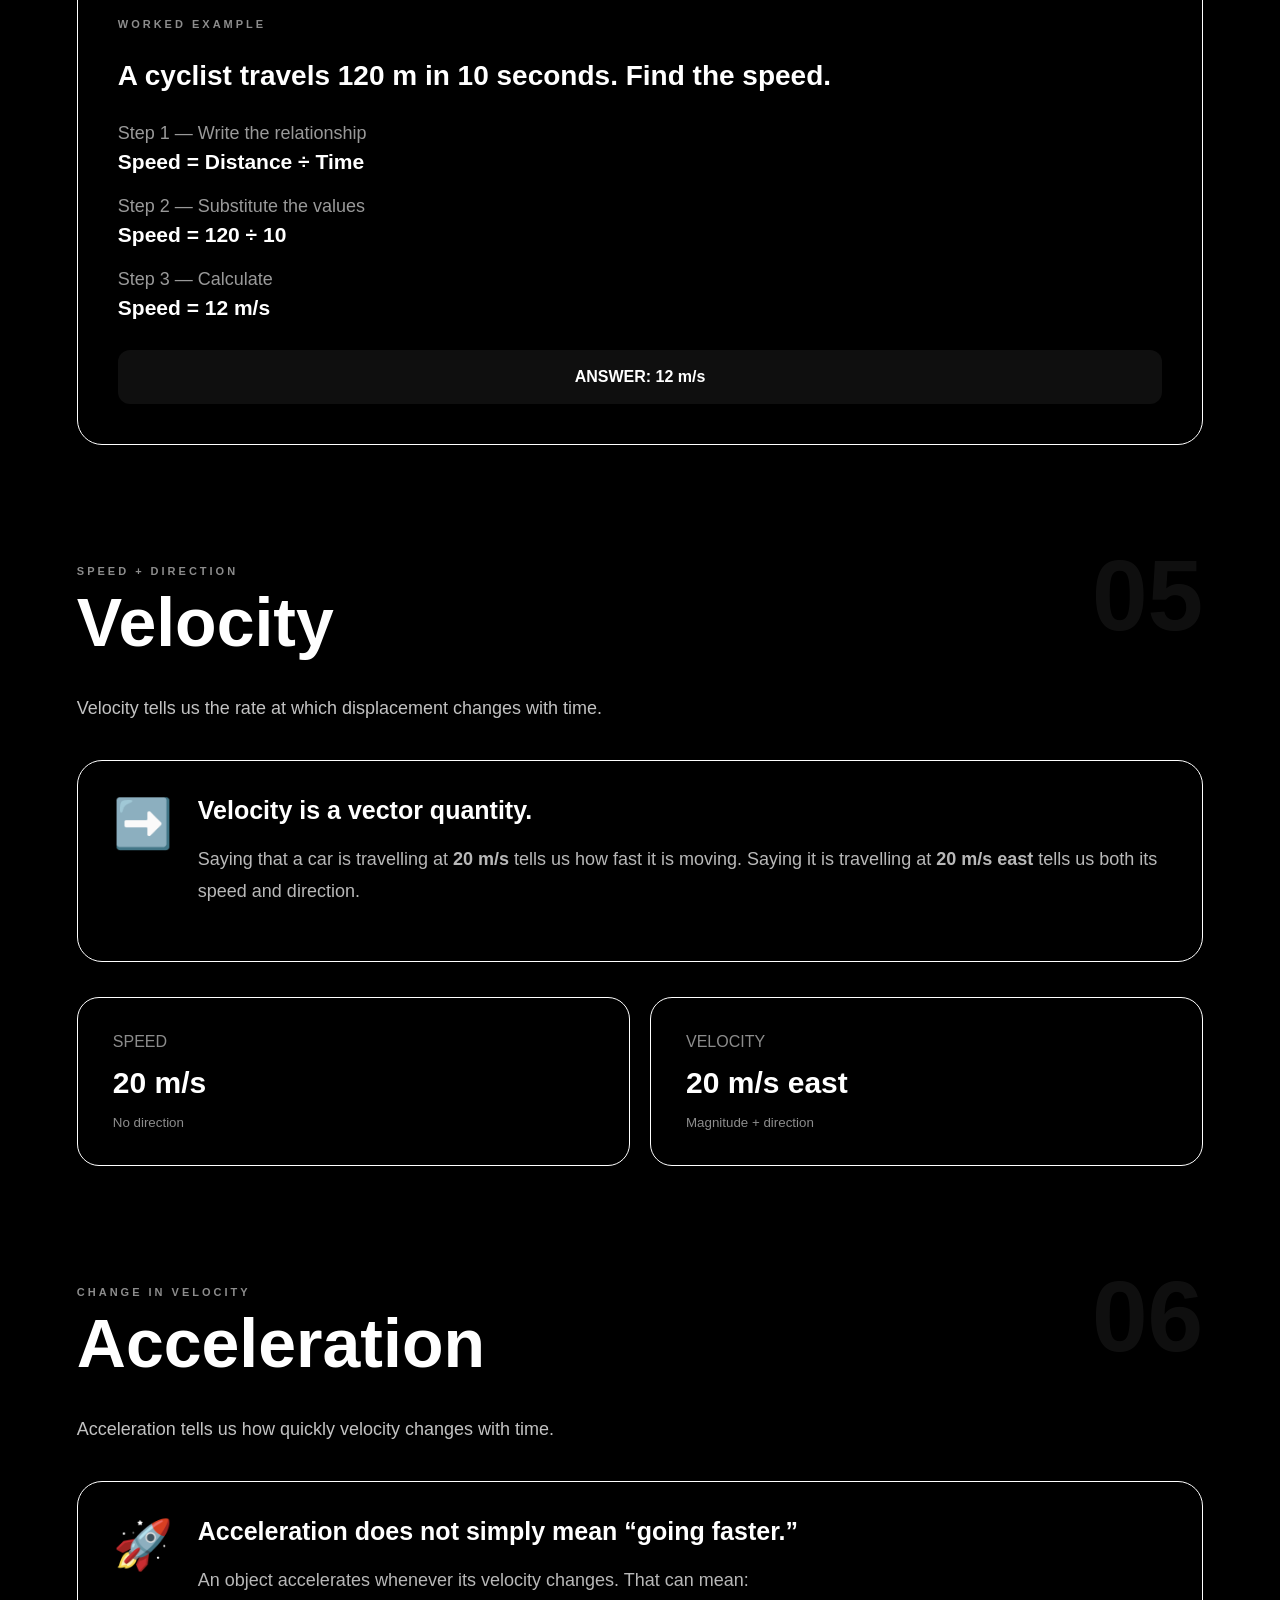
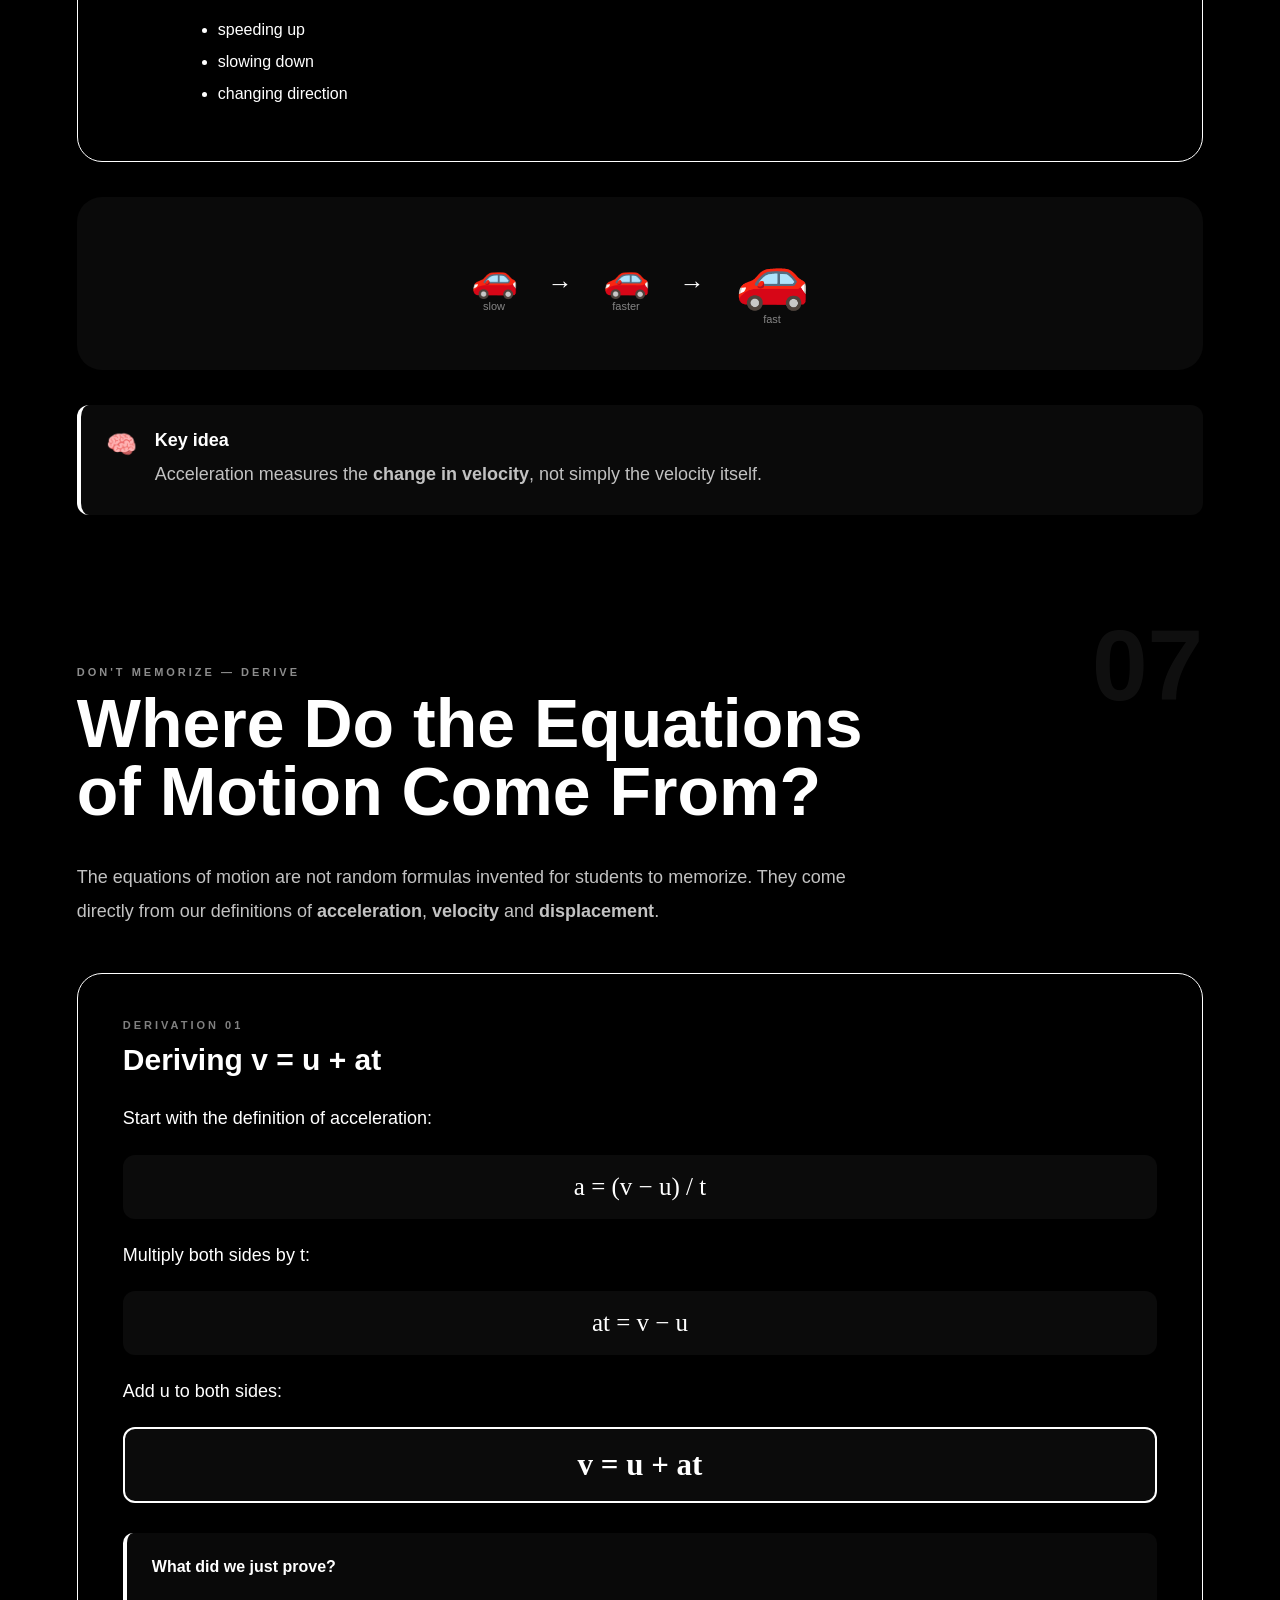
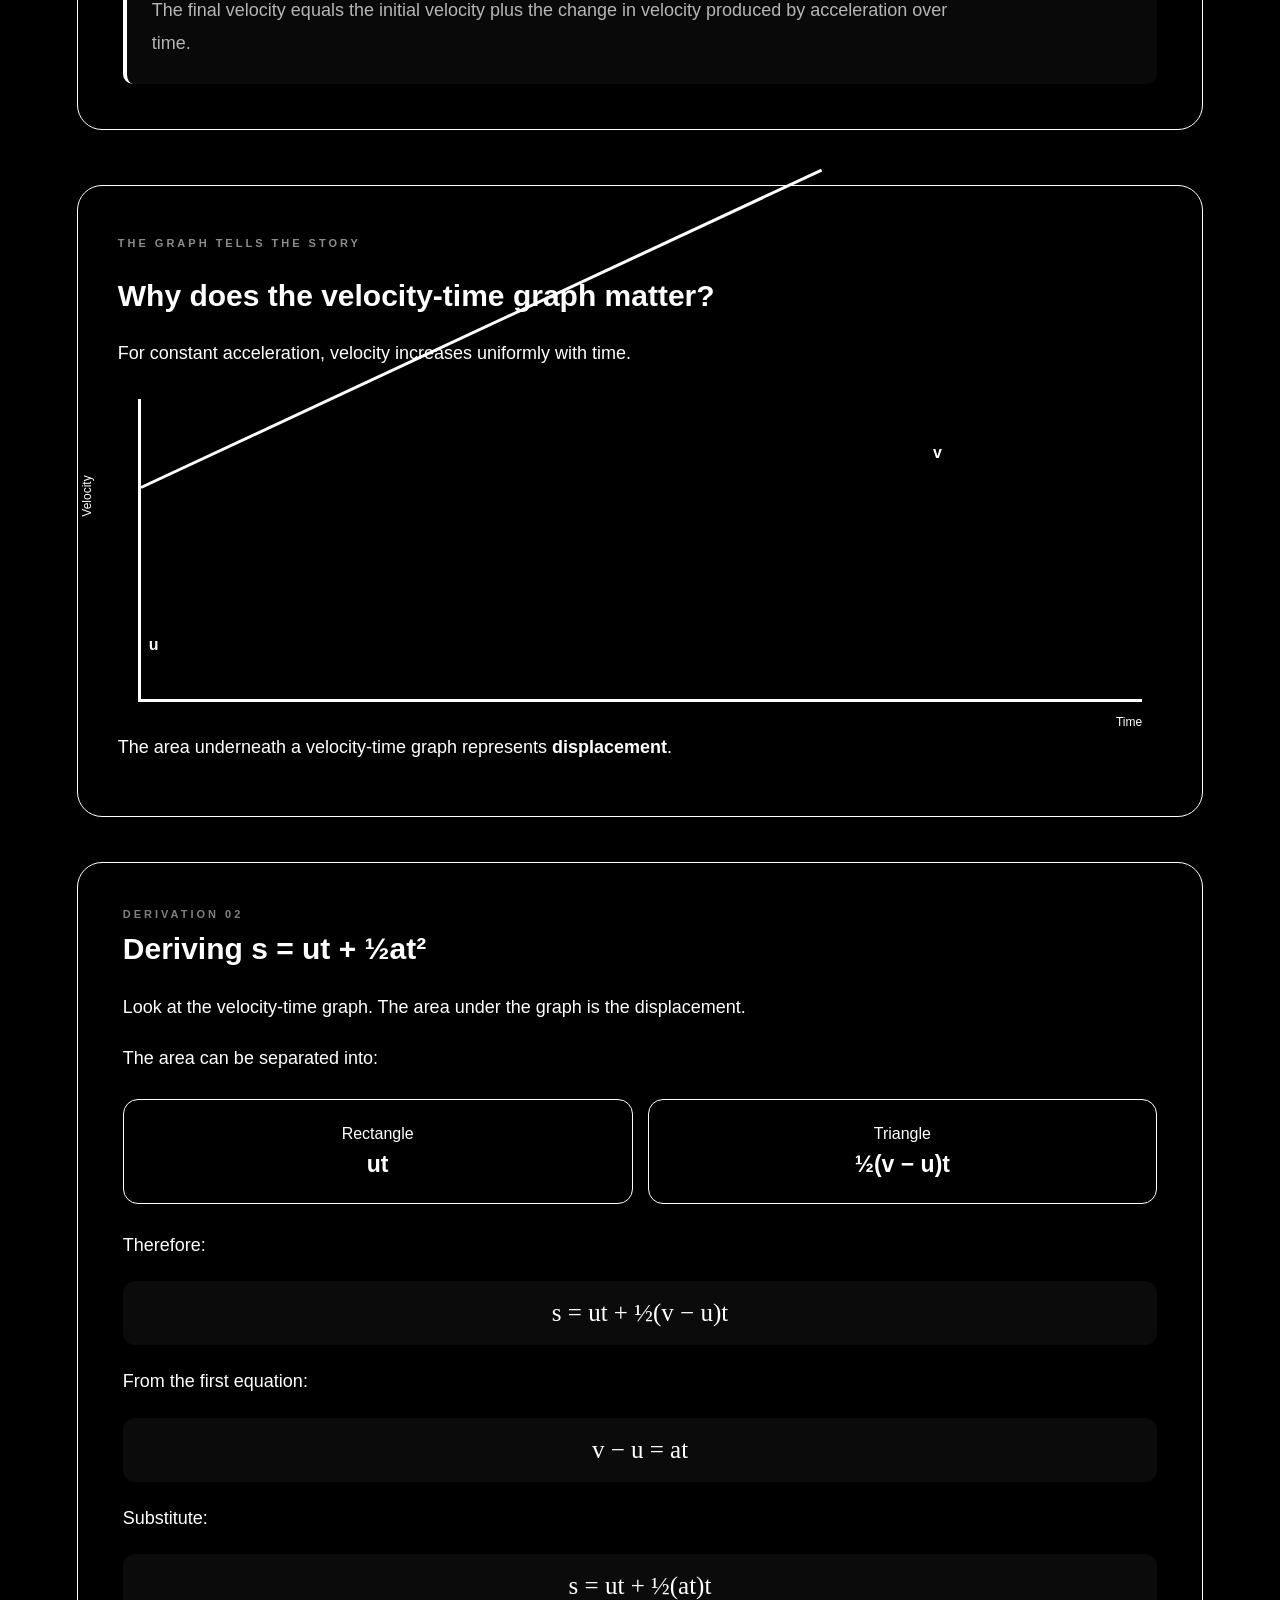
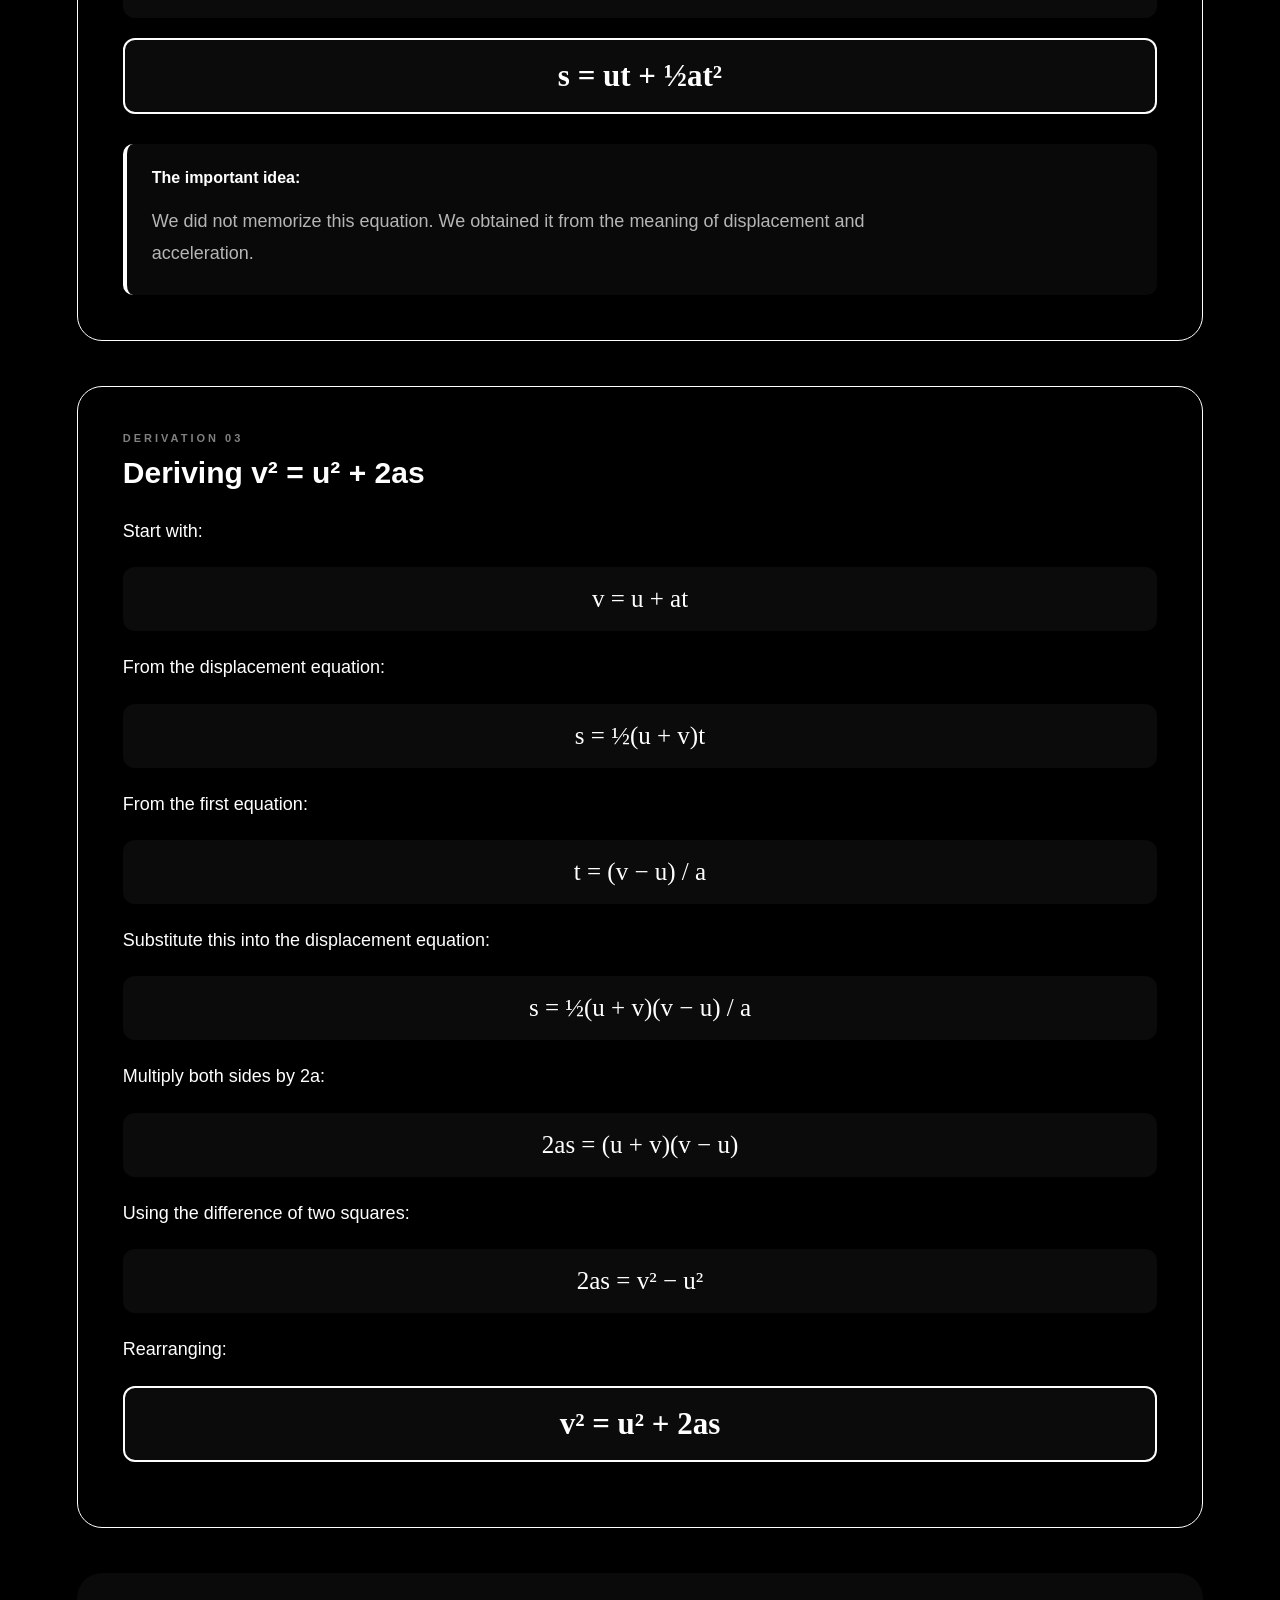
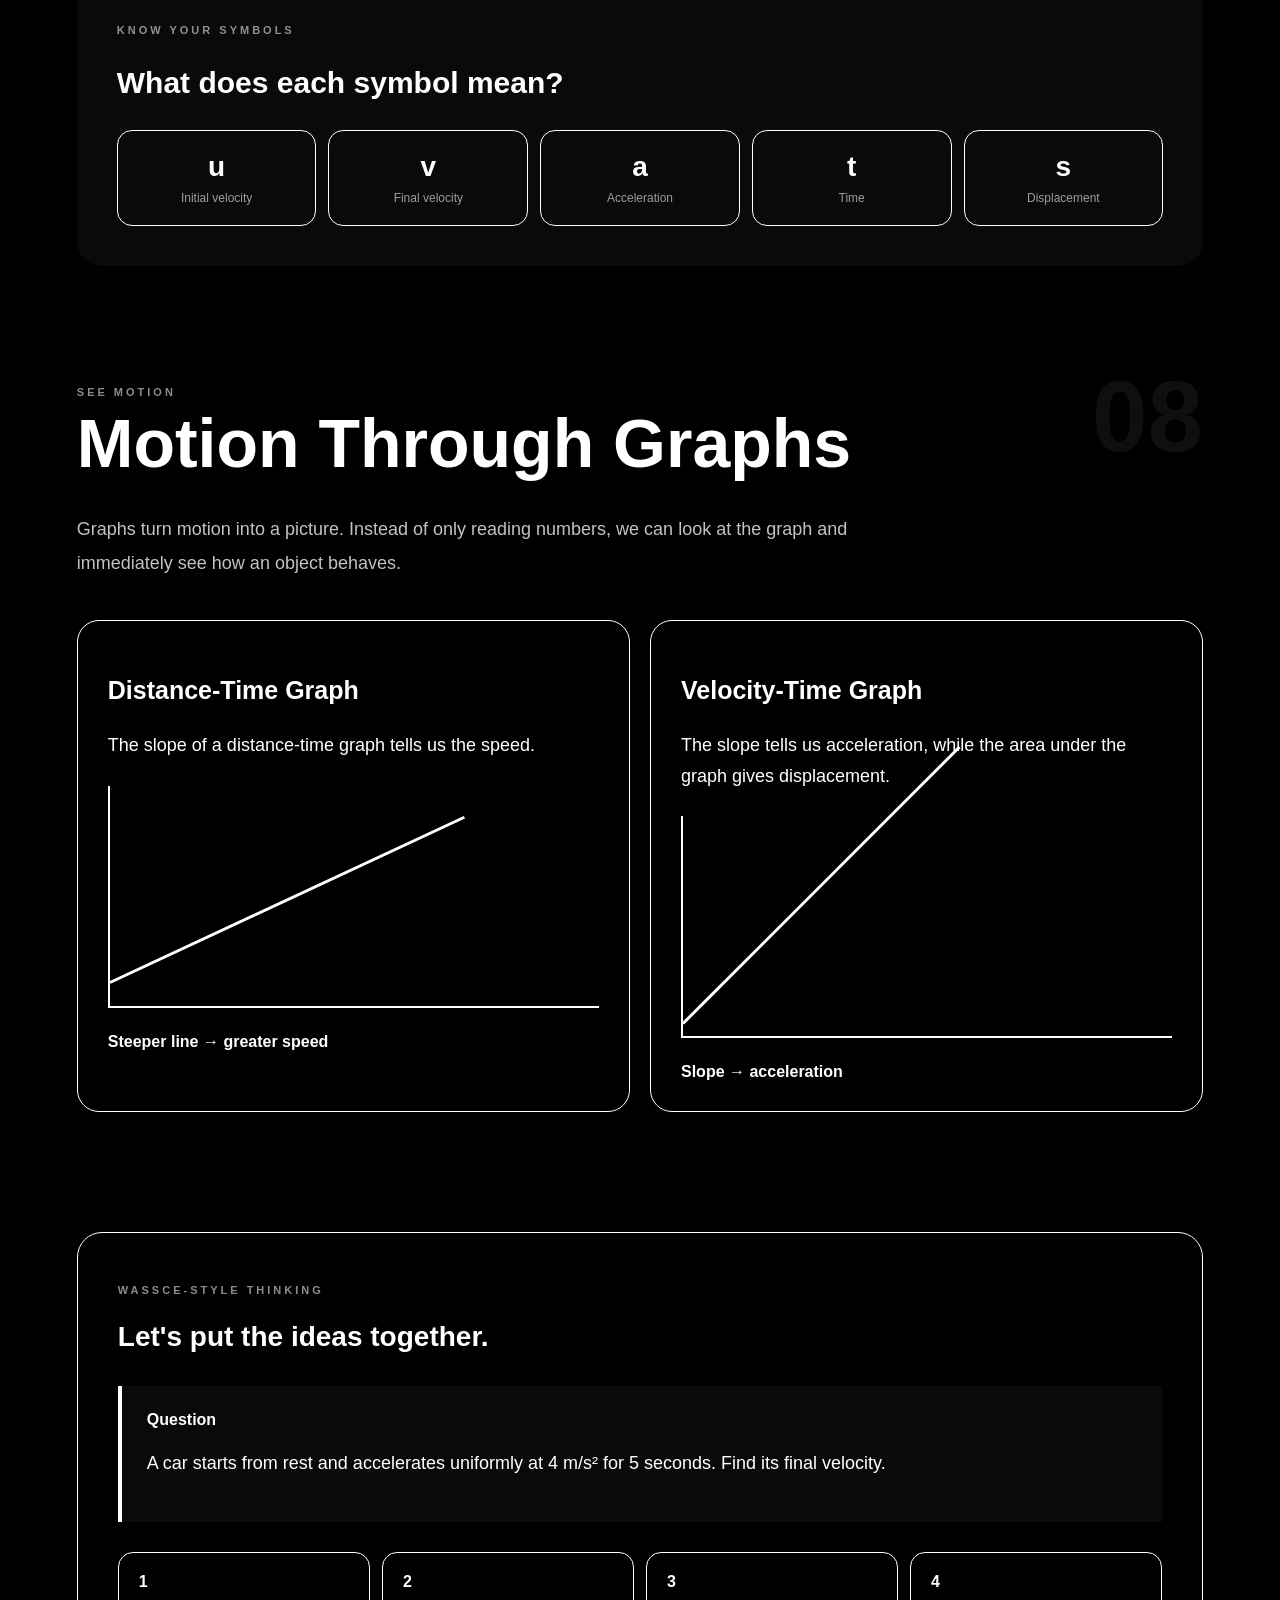
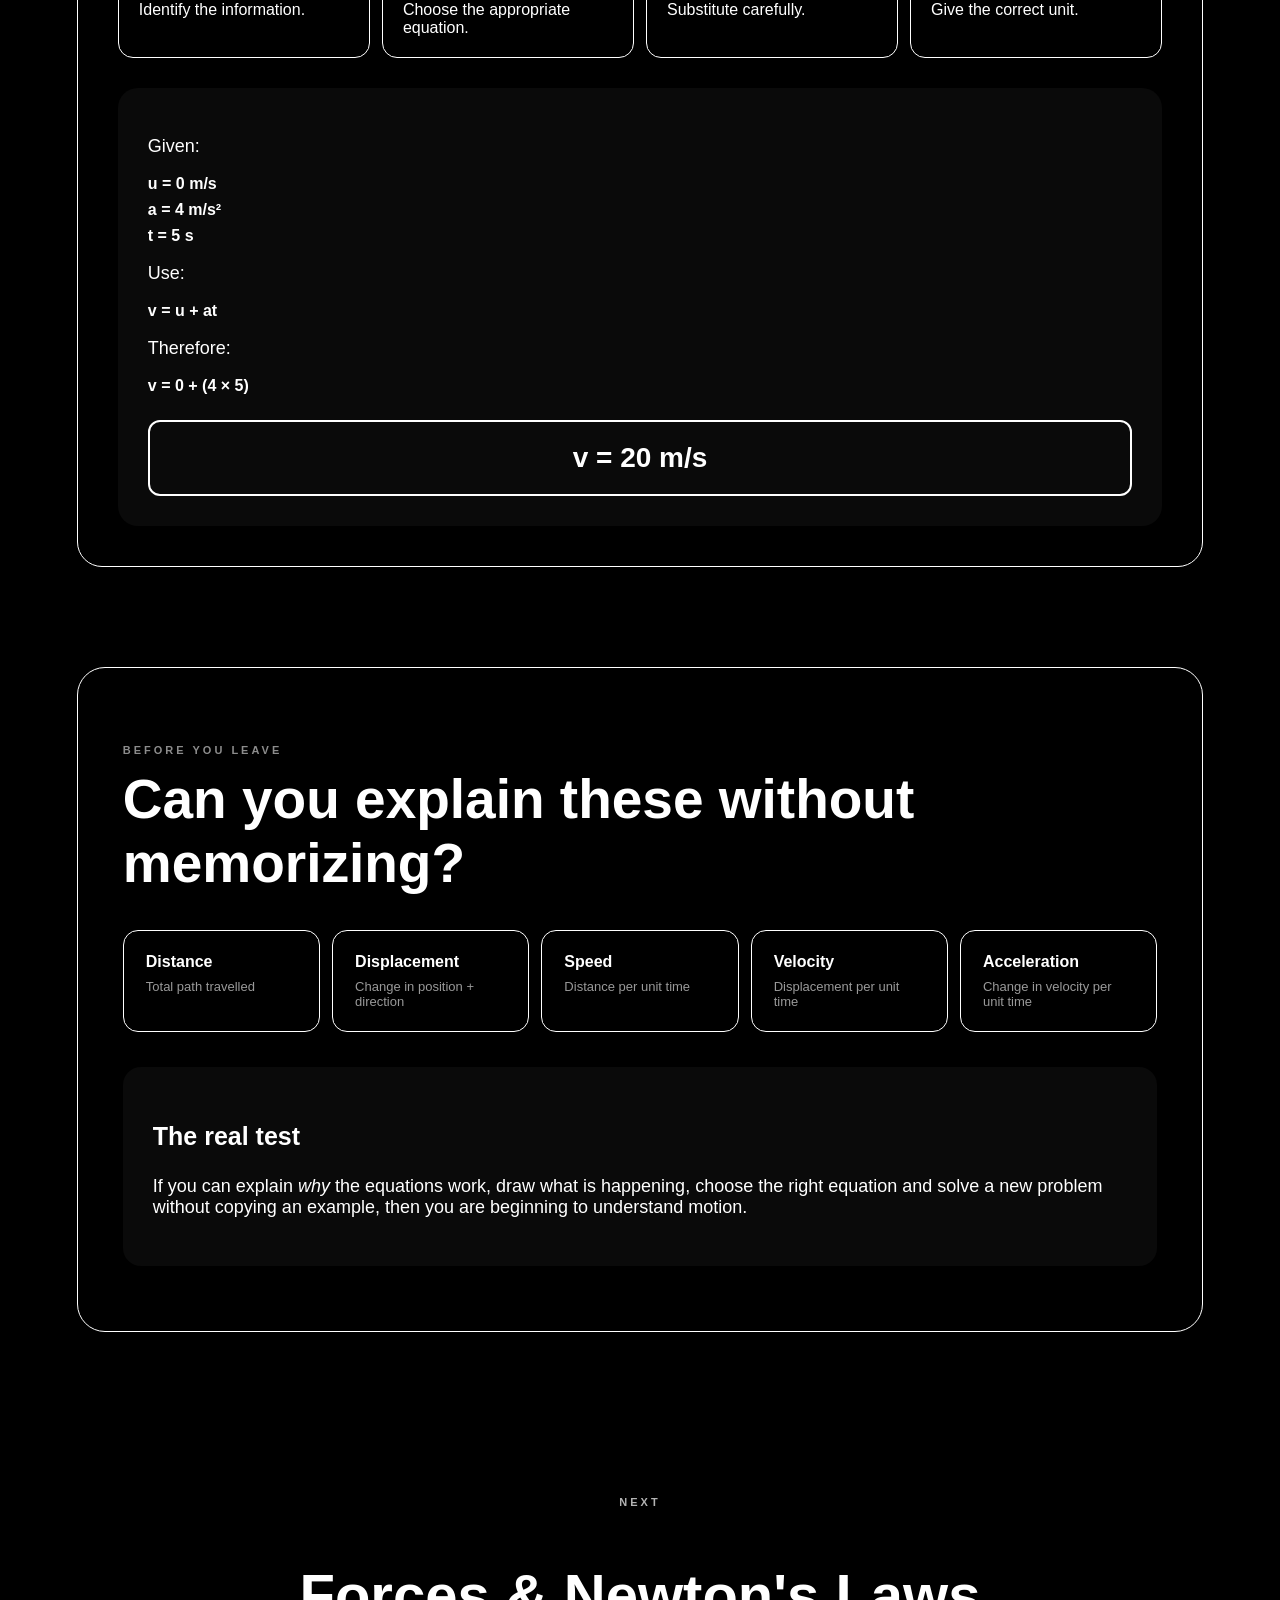
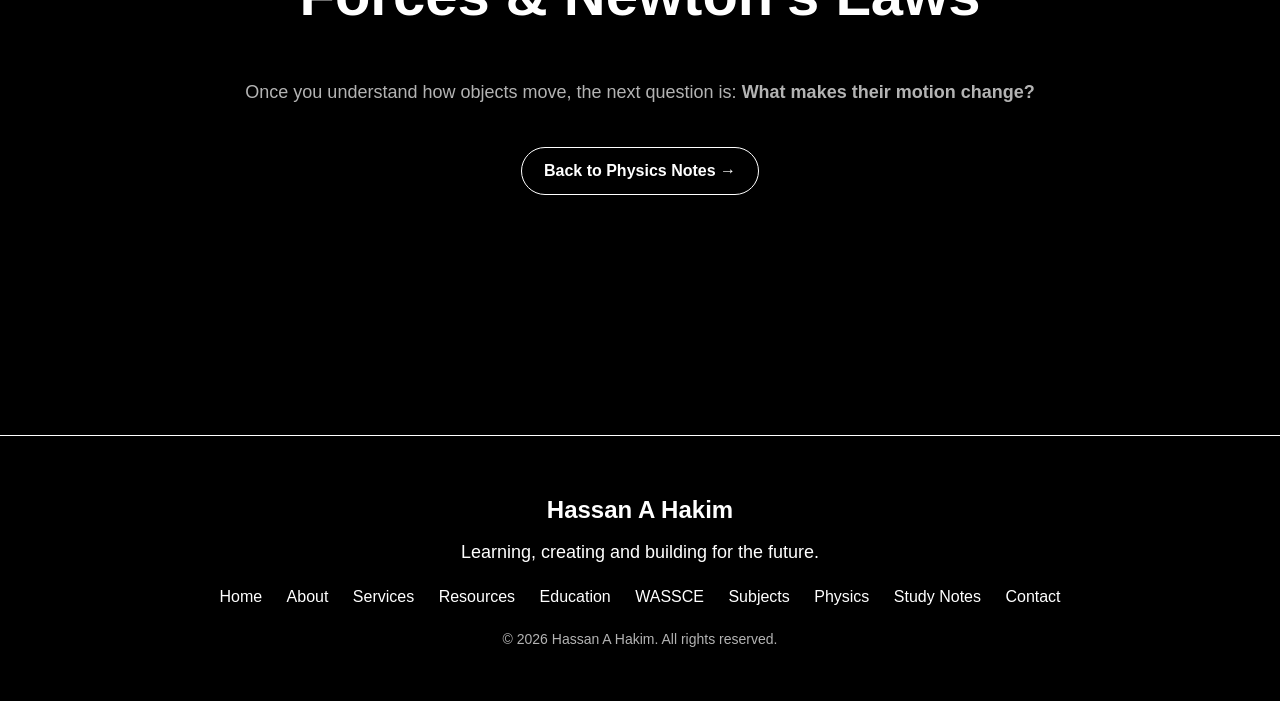
<file: motion.html>
<!DOCTYPE html>
<html lang="en">

<head>

    <meta charset="UTF-8">

    <meta name="viewport"
          content="width=device-width, initial-scale=1.0">

    <title>Motion — WASSCE Physics | HAH Education</title>

    <link rel="icon"
          type="image/png"
          href="favicon.png">

    <link rel="stylesheet"
          href="style.css">

</head>


<body>


<!-- THEME BUTTON -->

<button id="themeButton"
        class="theme-button">

    ☀️ Light Mode

</button>



<!-- NAVIGATION -->

<nav class="main-nav">

    <button
        id="menuButton"
        class="menu-button"
        aria-label="Open navigation menu">

        <span></span>
        <span></span>
        <span></span>

    </button>


    <div id="navLinks"
         class="nav-links">

        <a href="index.html">Home</a>
        <a href="about.html">About Me</a>
        <a href="services.html">Services</a>
        <a href="resources.html">Resources</a>
        <a href="education.html">Education</a>
        <a href="wassce.html">WASSCE</a>
        <a href="subjects.html">Subjects</a>
        <a href="physics.html">Physics</a>
        <a href="physics-notes.html">Study Notes</a>
        <a href="contact.html">Contact</a>

    </div>

</nav>



<!-- ================================
     MAIN LESSON
================================ -->

<main class="motion-learning-page">


<!-- HERO -->

<section class="motion-learning-hero">

    <div class="motion-breadcrumb">
        PHYSICS → MECHANICS → MOTION
    </div>


    <div class="motion-lesson-number">
        LESSON 01
    </div>


    <h1>

        Motion

        <span>
            Don't Memorize It.
            Understand It.
        </span>

    </h1>


    <p>

        Motion is not just about objects moving.
        It is about describing exactly <strong>where</strong>
        an object is, <strong>how its position changes</strong>,
        and <strong>how that change happens with time</strong>.

    </p>


    <div class="motion-learning-promise">

        <span>👁️ SEE IT</span>
        <span>🧠 UNDERSTAND IT</span>
        <span>📐 DERIVE IT</span>
        <span>✍️ APPLY IT</span>

    </div>

</section>



<!-- ================================
     LEARNING MAP
================================ -->

<section class="motion-learning-map">

    <p class="motion-small-label">
        YOUR LEARNING PATH
    </p>


    <h2>
        What we are going to understand
    </h2>


    <div class="motion-map-grid">

        <a href="#motion">
            <strong>01</strong>
            Motion
        </a>

        <a href="#distance">
            <strong>02</strong>
            Distance
        </a>

        <a href="#displacement">
            <strong>03</strong>
            Displacement
        </a>

        <a href="#speed">
            <strong>04</strong>
            Speed
        </a>

        <a href="#velocity">
            <strong>05</strong>
            Velocity
        </a>

        <a href="#acceleration">
            <strong>06</strong>
            Acceleration
        </a>

        <a href="#equations">
            <strong>07</strong>
            Equations
        </a>

        <a href="#graphs">
            <strong>08</strong>
            Graphs
        </a>

    </div>

</section>



<!-- ================================
     01 MOTION
================================ -->

<section id="motion"
         class="motion-learning-section">

    <div class="motion-section-number">
        01
    </div>


    <div class="motion-section-title">

        <p class="motion-small-label">
            START HERE
        </p>

        <h2>
            What exactly is motion?
        </h2>

    </div>


    <div class="motion-explanation-wide">

        <p>

            Imagine you are standing beside a road.
            A car is parked beside you.

        </p>


        <p>

            One minute later, the car is 100 metres
            away from you.

        </p>


        <p>

            Something has changed:

            <strong>
                the position of the car.
            </strong>

        </p>


        <div class="motion-important-box">

            <span>💡</span>

            <div>

                <strong>
                    Core idea
                </strong>

                <p>

                    An object is in motion when its
                    position changes with time relative
                    to a reference point.

                </p>

            </div>

        </div>

    </div>


    <!-- VISUAL -->

    <div class="motion-visual-scene">

        <div class="motion-road">

            <div class="motion-road-marker">
                START
            </div>

            <div class="motion-road-marker right">
                LATER
            </div>

            <div class="motion-car car-one">
                🚗
            </div>

            <div class="motion-car car-two">
                🚗
            </div>

        </div>


        <p>

            Same car.
            Different position.
            Time has passed.

        </p>

    </div>


    <div class="motion-teacher-tip">

        <strong>Think like a physicist:</strong>

        Instead of simply saying
        <em>“the car is moving,”</em>
        ask:

        <span>
            “How has its position changed with time?”
        </span>

    </div>

</section>



<!-- ================================
     DISTANCE
================================ -->

<section id="distance"
         class="motion-learning-section">

    <div class="motion-section-number">
        02
    </div>


    <div class="motion-section-title">

        <p class="motion-small-label">
            HOW MUCH GROUND?
        </p>

        <h2>
            Distance
        </h2>

    </div>


    <p>

        Distance tells us the <strong>total length of the
        path</strong> travelled by an object.

    </p>


    <div class="motion-concept-card">

        <div class="motion-concept-icon">
            📏
        </div>


        <div>

            <h3>
                Distance is a scalar quantity.
            </h3>

            <p>

                A scalar quantity has magnitude only.
                Distance tells us <strong>how much</strong>
                ground was covered, but it does not tell
                us which direction the object travelled.

            </p>

        </div>

    </div>


    <div class="motion-path-visual">

        <div class="path-point">
            A
        </div>

        <div class="path-arrow">
            50 m →
        </div>

        <div class="path-point">
            B
        </div>

        <div class="path-arrow">
            30 m →
        </div>

        <div class="path-point">
            C
        </div>

    </div>


    <div class="motion-calculation-box">

        <p>
            Total distance:
        </p>

        <strong>
            50 m + 30 m = 80 m
        </strong>

    </div>


    <div class="motion-teacher-tip">

        <strong>Remember:</strong>

        Distance cares about the
        <span>whole journey.</span>

    </div>

</section>



<!-- ================================
     DISPLACEMENT
================================ -->

<section id="displacement"
         class="motion-learning-section">

    <div class="motion-section-number">
        03
    </div>


    <div class="motion-section-title">

        <p class="motion-small-label">
            DIRECTION MATTERS
        </p>

        <h2>
            Displacement
        </h2>

    </div>


    <p>

        Displacement is the <strong>change in position</strong>
        of an object in a specified direction.

    </p>


    <div class="motion-concept-card">

        <div class="motion-concept-icon">
            🧭
        </div>


        <div>

            <h3>
                Displacement is a vector quantity.
            </h3>

            <p>

                A vector has both <strong>magnitude and
                direction</strong>.

                Displacement therefore describes where
                an object ended up compared with where
                it started.

            </p>

        </div>

    </div>


    <div class="motion-round-trip">

        <div class="round-trip-line">

            <span>START</span>

            <div class="round-arrow">
                →
            </div>

            <span>100 m EAST</span>

            <div class="round-arrow">
                ←
            </div>

            <span>100 m WEST</span>

            <div class="round-home">
                ●
            </div>

        </div>


        <p>

            The person travelled 200 m in total,
            but finished where they started.

        </p>

    </div>


    <div class="motion-two-column-answer">

        <div>

            <span>
                DISTANCE
            </span>

            <strong>
                200 m
            </strong>

        </div>


        <div>

            <span>
                DISPLACEMENT
            </span>

            <strong>
                0 m
            </strong>

        </div>

    </div>


    <div class="motion-important-box">

        <span>⚠️</span>

        <div>

            <strong>
                Exam trap
            </strong>

            <p>

                Distance and displacement are not always
                the same.

                A round trip can have a large distance
                but zero displacement.

            </p>

        </div>

    </div>

</section>



<!-- ================================
     SPEED
================================ -->

<section id="speed"
         class="motion-learning-section">

    <div class="motion-section-number">
        04
    </div>


    <div class="motion-section-title">

        <p class="motion-small-label">
            HOW FAST?
        </p>

        <h2>
            Speed
        </h2>

    </div>


    <p>

        Speed tells us how quickly distance is being
        covered.

    </p>


    <div class="motion-formula-hero">

        <span>
            SPEED
        </span>

        <strong>
            =
        </strong>

        <span>
            DISTANCE
        </span>

        <strong>
            ÷
        </strong>

        <span>
            TIME
        </span>

    </div>


    <div class="motion-formula-meaning">

        <div>

            <strong>
                Distance
            </strong>

            <span>
                How much ground?
            </span>

        </div>


        <div>

            <strong>
                Time
            </strong>

            <span>
                How long?
            </span>

        </div>


        <div>

            <strong>
                Speed
            </strong>

            <span>
                How quickly?
            </span>

        </div>

    </div>


    <div class="motion-worked-example">

        <p class="motion-small-label">
            WORKED EXAMPLE
        </p>


        <h3>
            A cyclist travels 120 m in 10 seconds.
            Find the speed.
        </h3>


        <div class="motion-solution">

            <p>
                Step 1 — Write the relationship
            </p>

            <strong>
                Speed = Distance ÷ Time
            </strong>


            <p>
                Step 2 — Substitute the values
            </p>

            <strong>
                Speed = 120 ÷ 10
            </strong>


            <p>
                Step 3 — Calculate
            </p>

            <strong>
                Speed = 12 m/s
            </strong>

        </div>


        <div class="motion-answer">
            ANSWER: 12 m/s
        </div>

    </div>

</section>



<!-- ================================
     VELOCITY
================================ -->

<section id="velocity"
         class="motion-learning-section">

    <div class="motion-section-number">
        05
    </div>


    <div class="motion-section-title">

        <p class="motion-small-label">
            SPEED + DIRECTION
        </p>

        <h2>
            Velocity
        </h2>

    </div>


    <p>

        Velocity tells us the rate at which displacement
        changes with time.

    </p>


    <div class="motion-concept-card">

        <div class="motion-concept-icon">
            ➡️
        </div>


        <div>

            <h3>
                Velocity is a vector quantity.
            </h3>

            <p>

                Saying that a car is travelling at
                <strong>20 m/s</strong> tells us how fast
                it is moving.

                Saying it is travelling at
                <strong>20 m/s east</strong> tells us
                both its speed and direction.

            </p>

        </div>

    </div>


    <div class="motion-speed-vs-velocity">

        <div>

            <span>
                SPEED
            </span>

            <strong>
                20 m/s
            </strong>

            <small>
                No direction
            </small>

        </div>


        <div>

            <span>
                VELOCITY
            </span>

            <strong>
                20 m/s east
            </strong>

            <small>
                Magnitude + direction
            </small>

        </div>

    </div>

</section>



<!-- ================================
     ACCELERATION
================================ -->

<section id="acceleration"
         class="motion-learning-section">

    <div class="motion-section-number">
        06
    </div>


    <div class="motion-section-title">

        <p class="motion-small-label">
            CHANGE IN VELOCITY
        </p>

        <h2>
            Acceleration
        </h2>

    </div>


    <p>

        Acceleration tells us how quickly velocity changes
        with time.

    </p>


    <div class="motion-concept-card">

        <div class="motion-concept-icon">
            🚀
        </div>


        <div>

            <h3>
                Acceleration does not simply mean
                “going faster.”
            </h3>

            <p>

                An object accelerates whenever its velocity
                changes.

                That can mean:

            </p>


            <ul class="motion-list">

                <li>speeding up</li>

                <li>slowing down</li>

                <li>changing direction</li>

            </ul>

        </div>

    </div>


    <div class="motion-acceleration-visual">

        <div>
            🚗
            <small>slow</small>
        </div>

        <span>→</span>

        <div>
            🚗
            <small>faster</small>
        </div>

        <span>→</span>

        <div class="large-car">
            🚗
            <small>fast</small>
        </div>

    </div>


    <div class="motion-important-box">

        <span>🧠</span>

        <div>

            <strong>
                Key idea
            </strong>

            <p>

                Acceleration measures the
                <strong>change in velocity</strong>,
                not simply the velocity itself.

            </p>

        </div>

    </div>

</section>



<!-- ================================
     EQUATIONS OF MOTION
================================ -->

<section id="equations"
         class="motion-learning-section motion-equation-section">

    <div class="motion-section-number">
        07
    </div>


    <div class="motion-section-title">

        <p class="motion-small-label">
            DON'T MEMORIZE — DERIVE
        </p>

        <h2>
            Where Do the Equations of Motion Come From?
        </h2>

    </div>


    <p>

        The equations of motion are not random formulas
        invented for students to memorize.

        They come directly from our definitions of
        <strong>acceleration</strong>,
        <strong>velocity</strong> and
        <strong>displacement</strong>.

    </p>



    <!-- FIRST EQUATION -->

    <div class="motion-derivation">

        <div class="derivation-number">
            DERIVATION 01
        </div>


        <h3>
            Deriving v = u + at
        </h3>


        <p>

            Start with the definition of acceleration:

        </p>


        <div class="derivation-equation">
            a = (v − u) / t
        </div>


        <p>

            Multiply both sides by t:

        </p>


        <div class="derivation-equation">
            at = v − u
        </div>


        <p>

            Add u to both sides:

        </p>


        <div class="derivation-equation final">
            v = u + at
        </div>


        <div class="derivation-meaning">

            <strong>
                What did we just prove?
            </strong>

            <p>

                The final velocity equals the initial
                velocity plus the change in velocity
                produced by acceleration over time.

            </p>

        </div>

    </div>



    <!-- VELOCITY-TIME GRAPH -->

    <div class="motion-graph-learning">

        <p class="motion-small-label">
            THE GRAPH TELLS THE STORY
        </p>


        <h3>
            Why does the velocity-time graph matter?
        </h3>


        <p>

            For constant acceleration, velocity increases
            uniformly with time.

        </p>


        <div class="vt-graph">

            <div class="vt-y-axis">
                Velocity
            </div>

            <div class="vt-x-axis">
                Time
            </div>


            <div class="vt-line"></div>


            <span class="vt-u">
                u
            </span>

            <span class="vt-v">
                v
            </span>

        </div>


        <p>

            The area underneath a velocity-time graph
            represents <strong>displacement</strong>.

        </p>

    </div>



    <!-- SECOND EQUATION -->

    <div class="motion-derivation">

        <div class="derivation-number">
            DERIVATION 02
        </div>


        <h3>
            Deriving s = ut + ½at²
        </h3>


        <p>

            Look at the velocity-time graph.

            The area under the graph is the displacement.

        </p>


        <p>

            The area can be separated into:

        </p>


        <div class="derivation-pieces">

            <div>
                Rectangle
                <strong>ut</strong>
            </div>

            <div>
                Triangle
                <strong>½(v − u)t</strong>
            </div>

        </div>


        <p>

            Therefore:

        </p>


        <div class="derivation-equation">

            s = ut + ½(v − u)t

        </div>


        <p>

            From the first equation:

        </p>


        <div class="derivation-equation">

            v − u = at

        </div>


        <p>

            Substitute:

        </p>


        <div class="derivation-equation">

            s = ut + ½(at)t

        </div>


        <div class="derivation-equation final">

            s = ut + ½at²

        </div>


        <div class="derivation-meaning">

            <strong>
                The important idea:
            </strong>

            <p>

                We did not memorize this equation.
                We obtained it from the meaning of
                displacement and acceleration.

            </p>

        </div>

    </div>



    <!-- THIRD EQUATION -->

    <div class="motion-derivation">

        <div class="derivation-number">
            DERIVATION 03
        </div>


        <h3>
            Deriving v² = u² + 2as
        </h3>


        <p>

            Start with:

        </p>


        <div class="derivation-equation">

            v = u + at

        </div>


        <p>

            From the displacement equation:

        </p>


        <div class="derivation-equation">

            s = ½(u + v)t

        </div>


        <p>

            From the first equation:

        </p>


        <div class="derivation-equation">

            t = (v − u) / a

        </div>


        <p>

            Substitute this into the displacement
            equation:

        </p>


        <div class="derivation-equation">

            s = ½(u + v)(v − u) / a

        </div>


        <p>

            Multiply both sides by 2a:

        </p>


        <div class="derivation-equation">

            2as = (u + v)(v − u)

        </div>


        <p>

            Using the difference of two squares:

        </p>


        <div class="derivation-equation">

            2as = v² − u²

        </div>


        <p>

            Rearranging:

        </p>


        <div class="derivation-equation final">

            v² = u² + 2as

        </div>

    </div>



    <!-- SYMBOL GUIDE -->

    <div class="motion-symbol-guide">

        <p class="motion-small-label">
            KNOW YOUR SYMBOLS
        </p>


        <h3>
            What does each symbol mean?
        </h3>


        <div class="motion-symbol-grid">

            <div>
                <strong>u</strong>
                <span>Initial velocity</span>
            </div>

            <div>
                <strong>v</strong>
                <span>Final velocity</span>
            </div>

            <div>
                <strong>a</strong>
                <span>Acceleration</span>
            </div>

            <div>
                <strong>t</strong>
                <span>Time</span>
            </div>

            <div>
                <strong>s</strong>
                <span>Displacement</span>
            </div>

        </div>

    </div>

</section>



<!-- ================================
     GRAPHS
================================ -->

<section id="graphs"
         class="motion-learning-section">

    <div class="motion-section-number">
        08
    </div>


    <div class="motion-section-title">

        <p class="motion-small-label">
            SEE MOTION
        </p>

        <h2>
            Motion Through Graphs
        </h2>

    </div>


    <p>

        Graphs turn motion into a picture.

        Instead of only reading numbers,
        we can look at the graph and immediately
        see how an object behaves.

    </p>


    <div class="motion-graph-explanations">

        <div>

            <h3>
                Distance-Time Graph
            </h3>

            <p>

                The slope of a distance-time graph
                tells us the speed.

            </p>

            <div class="simple-graph distance-graph">
                <span></span>
            </div>

            <strong>
                Steeper line → greater speed
            </strong>

        </div>


        <div>

            <h3>
                Velocity-Time Graph
            </h3>

            <p>

                The slope tells us acceleration,
                while the area under the graph gives
                displacement.

            </p>

            <div class="simple-graph velocity-graph">
                <span></span>
            </div>

            <strong>
                Slope → acceleration
            </strong>

        </div>

    </div>

</section>



<!-- ================================
     WASSCE EXAMPLE
================================ -->

<section class="motion-wassce-example">

    <p class="motion-small-label">
        WASSCE-STYLE THINKING
    </p>


    <h2>
        Let's put the ideas together.
    </h2>


    <div class="motion-question">

        <strong>
            Question
        </strong>

        <p>

            A car starts from rest and accelerates
            uniformly at 4 m/s² for 5 seconds.

            Find its final velocity.

        </p>

    </div>


    <div class="motion-solution-steps">

        <div>
            <span>1</span>
            Identify the information.
        </div>

        <div>
            <span>2</span>
            Choose the appropriate equation.
        </div>

        <div>
            <span>3</span>
            Substitute carefully.
        </div>

        <div>
            <span>4</span>
            Give the correct unit.
        </div>

    </div>


    <div class="motion-final-solution">

        <p>
            Given:
        </p>

        <strong>
            u = 0 m/s
        </strong>

        <strong>
            a = 4 m/s²
        </strong>

        <strong>
            t = 5 s
        </strong>


        <p>
            Use:
        </p>

        <strong>
            v = u + at
        </strong>


        <p>
            Therefore:
        </p>

        <strong>
            v = 0 + (4 × 5)
        </strong>


        <div>
            v = 20 m/s
        </div>

    </div>

</section>



<!-- ================================
     RECAP
================================ -->

<section class="motion-recap-section">

    <p class="motion-small-label">
        BEFORE YOU LEAVE
    </p>


    <h2>
        Can you explain these without memorizing?
    </h2>


    <div class="motion-recap-grid">

        <div>
            <strong>Distance</strong>
            <span>Total path travelled</span>
        </div>

        <div>
            <strong>Displacement</strong>
            <span>Change in position + direction</span>
        </div>

        <div>
            <strong>Speed</strong>
            <span>Distance per unit time</span>
        </div>

        <div>
            <strong>Velocity</strong>
            <span>Displacement per unit time</span>
        </div>

        <div>
            <strong>Acceleration</strong>
            <span>Change in velocity per unit time</span>
        </div>

    </div>


    <div class="motion-understanding-test">

        <h3>
            The real test
        </h3>


        <p>

            If you can explain <em>why</em> the equations
            work, draw what is happening, choose the right
            equation and solve a new problem without copying
            an example, then you are beginning to understand
            motion.

        </p>

    </div>

</section>



<!-- NEXT LESSON -->

<section class="motion-next-section">

    <p class="motion-small-label">
        NEXT
    </p>


    <h2>
        Forces & Newton's Laws
    </h2>


    <p>

        Once you understand how objects move,
        the next question is:

        <strong>
            What makes their motion change?
        </strong>

    </p>


    <a href="physics-notes.html"
       class="motion-next-button">

        Back to Physics Notes →

    </a>

</section>



</main>



<!-- FOOTER -->

<footer>

    <h2>
        Hassan A Hakim
    </h2>


    <p>
        Learning, creating and building for the future.
    </p>


    <div class="footer-links">

        <a href="index.html">Home</a>
        <a href="about.html">About</a>
        <a href="services.html">Services</a>
        <a href="resources.html">Resources</a>
        <a href="education.html">Education</a>
        <a href="wassce.html">WASSCE</a>
        <a href="subjects.html">Subjects</a>
        <a href="physics.html">Physics</a>
        <a href="physics-notes.html">Study Notes</a>
        <a href="contact.html">Contact</a>

    </div>


    <p class="copyright">
        © 2026 Hassan A Hakim.
        All rights reserved.
    </p>

</footer>



<script src="script.js"></script>

</body>

</html>
</file>
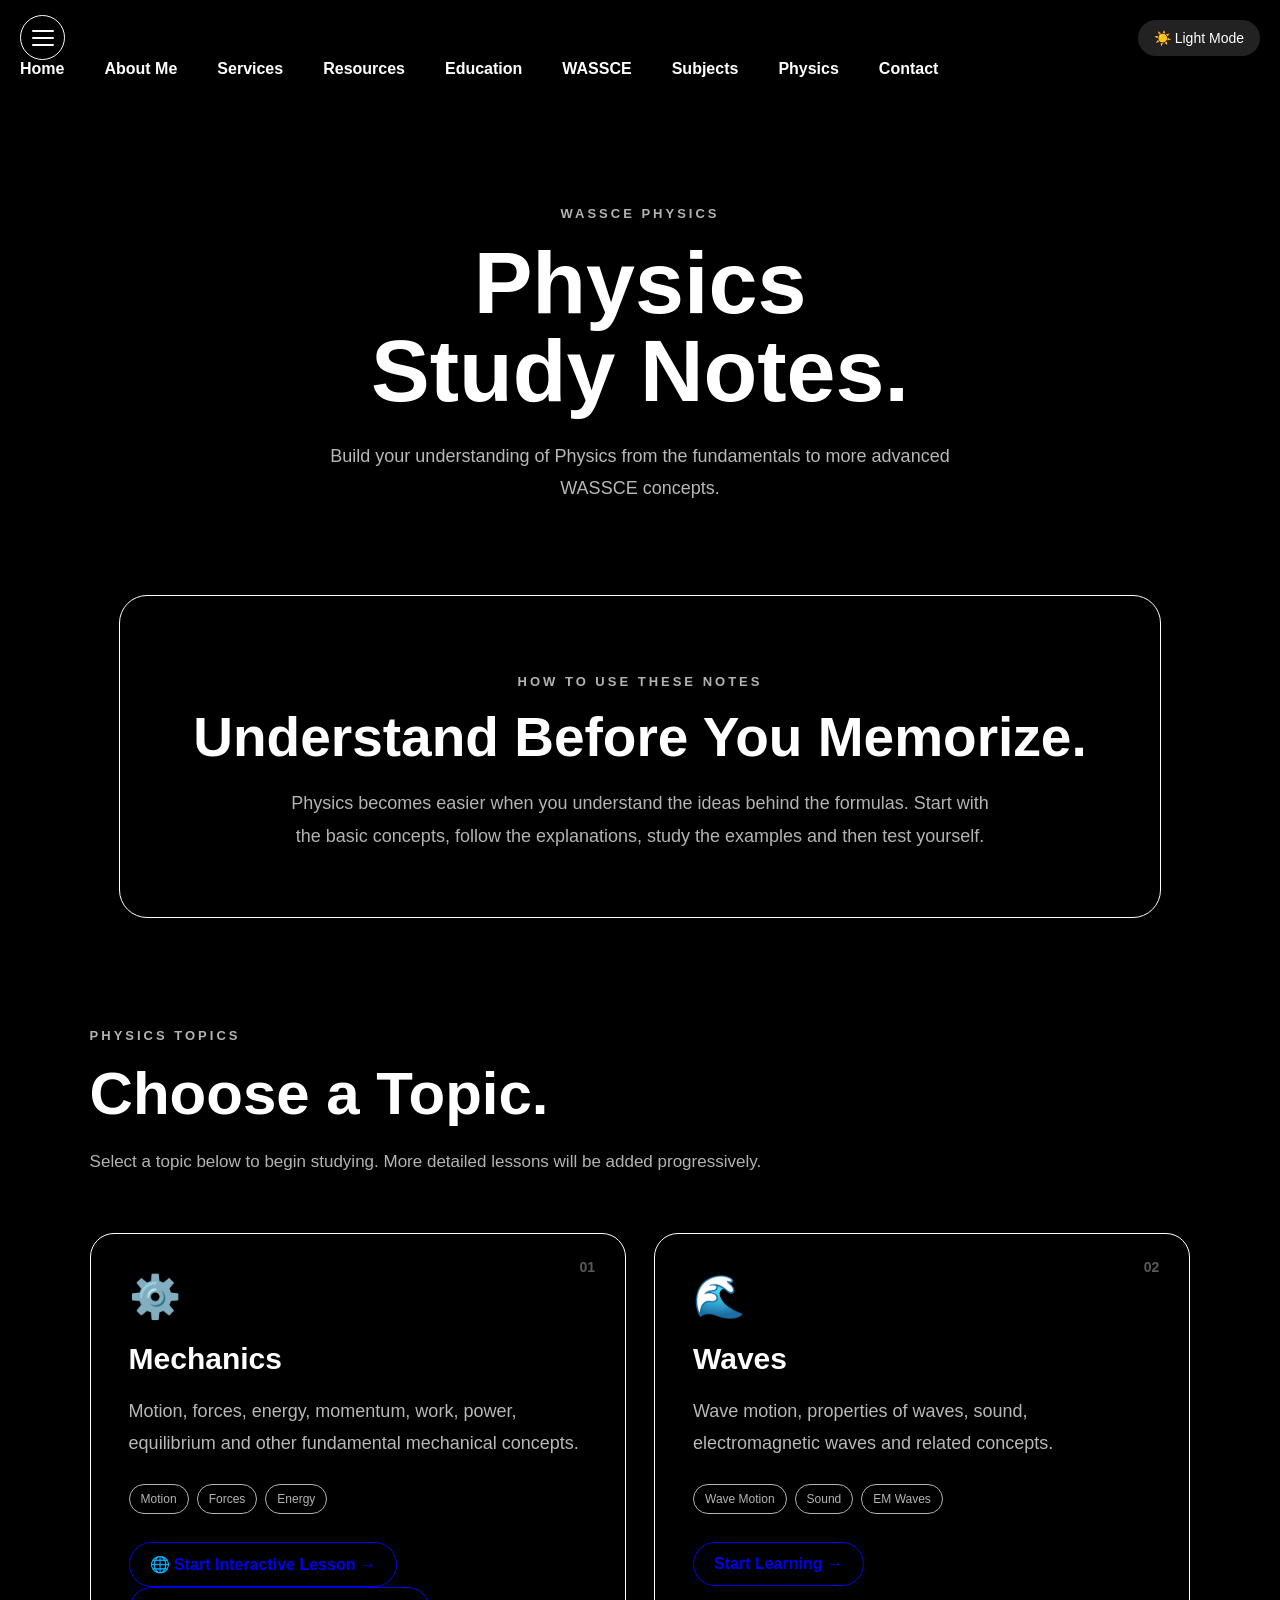
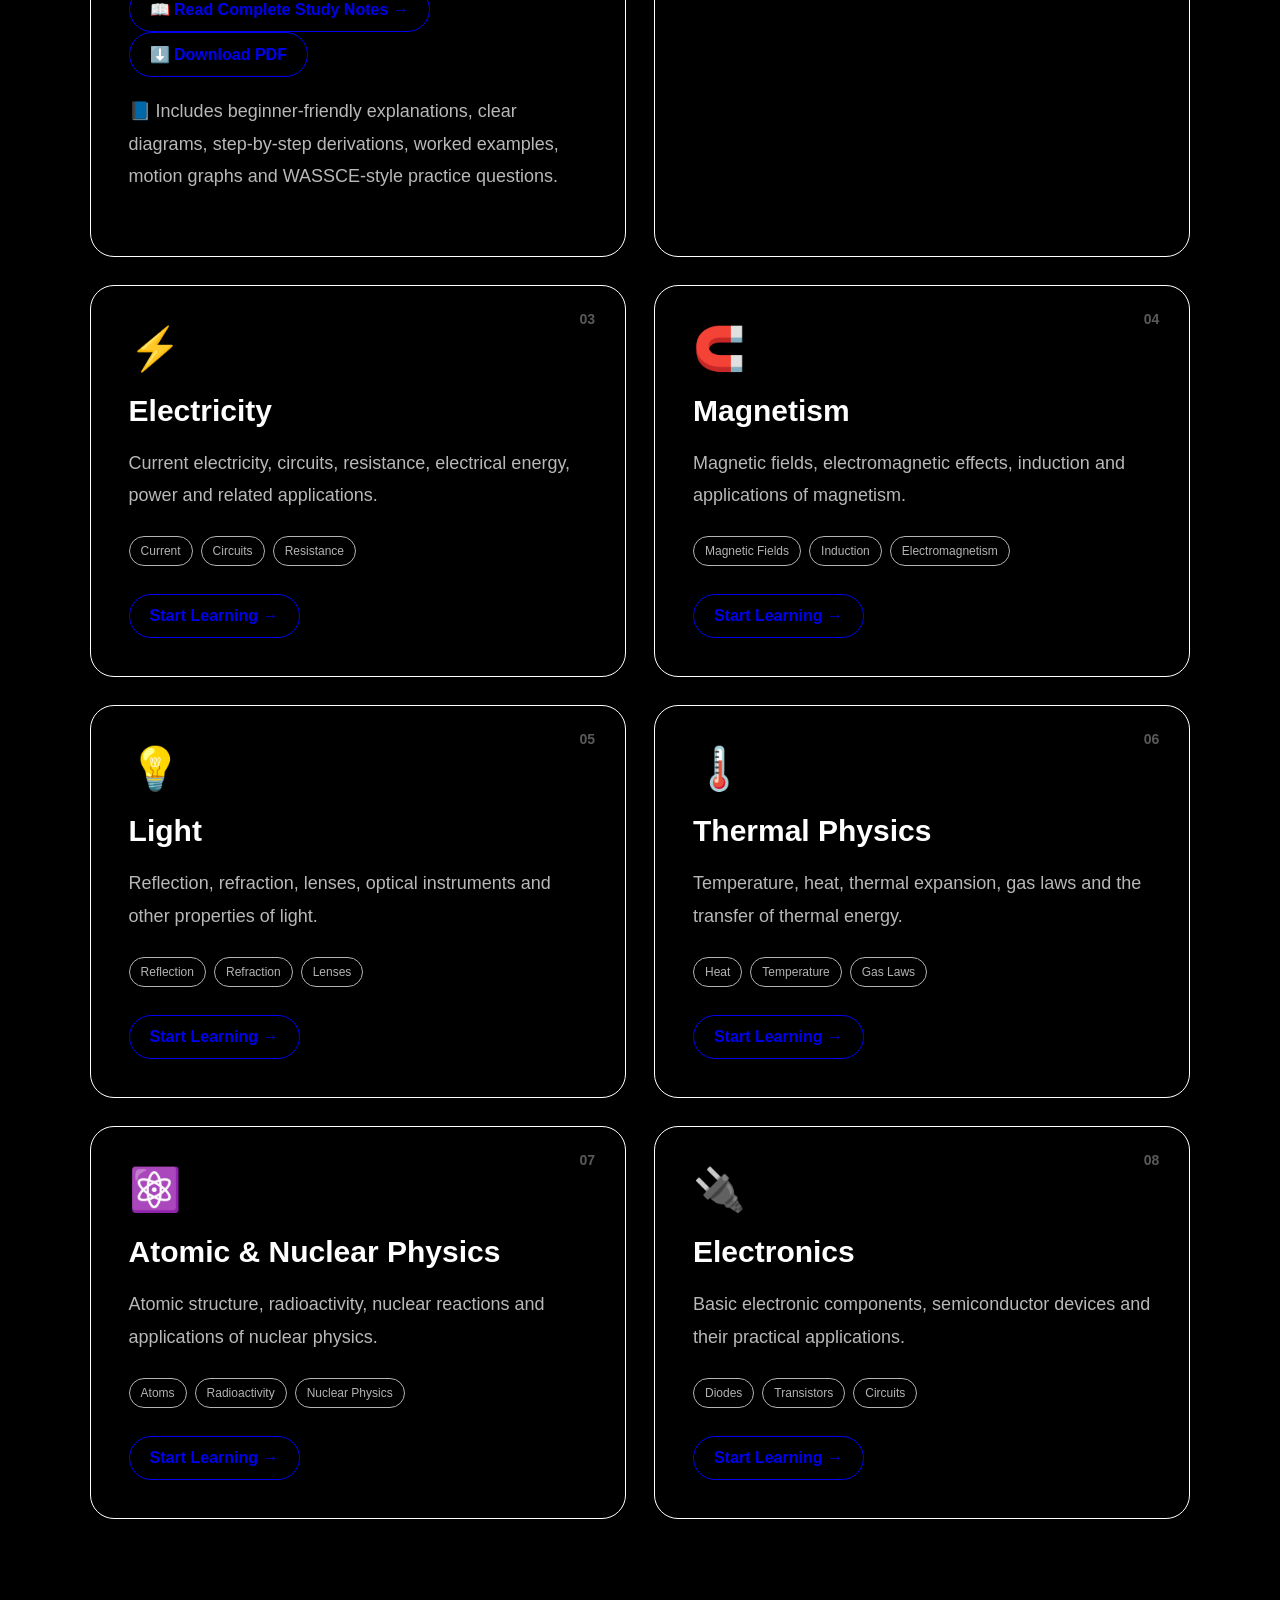
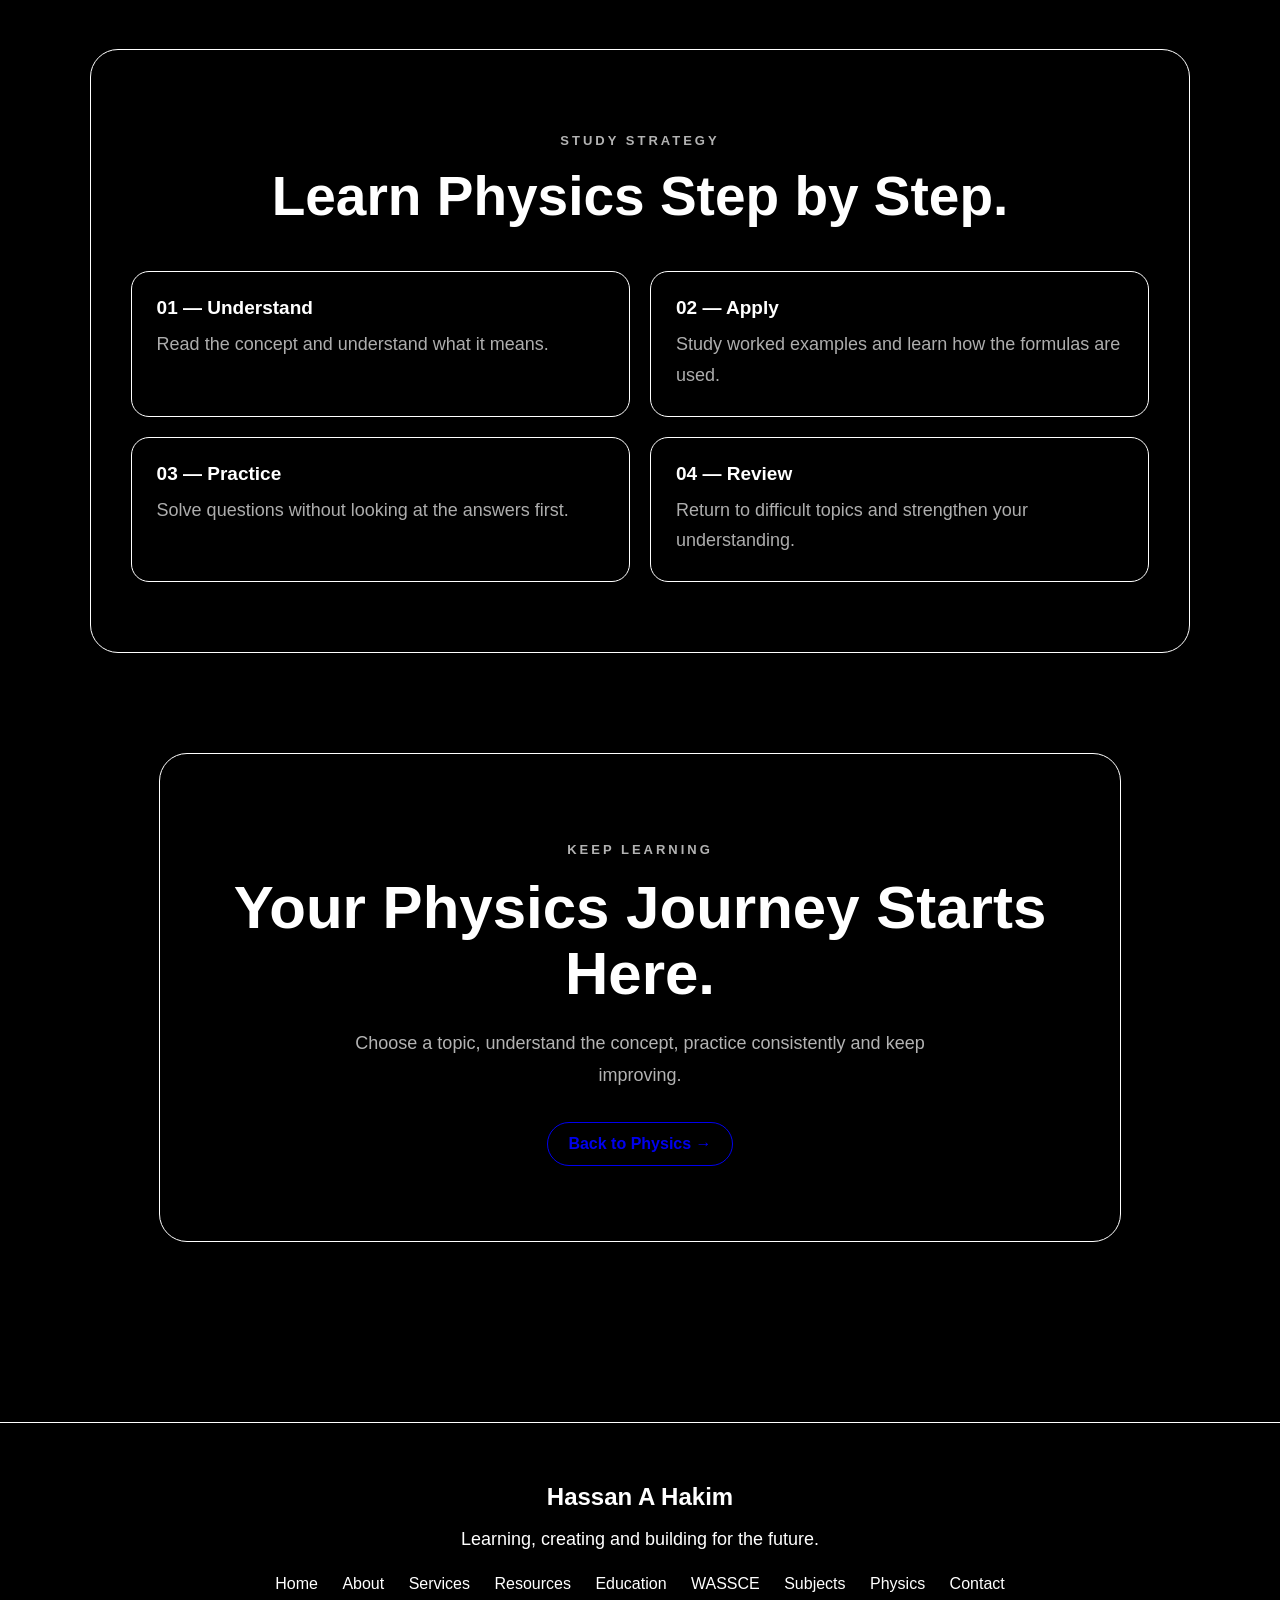
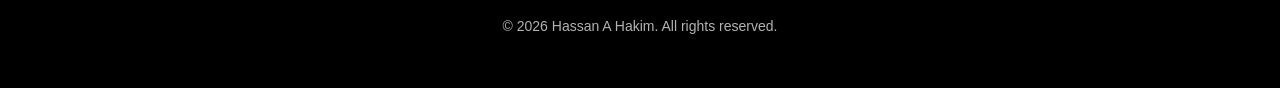
<file: physics-notes.html>
<!DOCTYPE html>
<html lang="en">

<head>

    <meta charset="UTF-8">

    <meta name="viewport"
          content="width=device-width, initial-scale=1.0">

    <title>Physics Study Notes - HAH Education</title>

    <link rel="icon"
          type="image/png"
          href="favicon.png">

    <link rel="stylesheet"
          href="style.css">

</head>


<body>


    <!-- THEME BUTTON -->

    <button id="themeButton"
            class="theme-button">

        ☀️ Light Mode

    </button>



    <!-- NAVIGATION -->

    <nav class="main-nav">

        <button
            id="menuButton"
            class="menu-button"
            aria-label="Open navigation menu">

            <span></span>
            <span></span>
            <span></span>

        </button>


        <div id="navLinks"
             class="nav-links">

            <a href="index.html">
                Home
            </a>

            <a href="about.html">
                About Me
            </a>

            <a href="services.html">
                Services
            </a>

            <a href="resources.html">
                Resources
            </a>

            <a href="education.html">
                Education
            </a>

            <a href="wassce.html">
                WASSCE
            </a>

            <a href="subjects.html">
                Subjects
            </a>

            <a href="physics.html">
                Physics
            </a>

            <a href="contact.html">
                Contact
            </a>

        </div>

    </nav>



    <!-- PHYSICS NOTES -->

    <main class="physics-notes-page">


        <!-- HERO -->

        <section class="physics-notes-hero">

            <p class="physics-notes-tag">
                WASSCE PHYSICS
            </p>


            <h1>

                Physics
                <span>Study Notes.</span>

            </h1>


            <p>

                Build your understanding of Physics
                from the fundamentals to more advanced
                WASSCE concepts.

            </p>

        </section>



        <!-- INTRODUCTION -->

        <section class="physics-notes-intro">

            <p class="physics-notes-tag">
                HOW TO USE THESE NOTES
            </p>


            <h2>
                Understand Before You Memorize.
            </h2>


            <p>

                Physics becomes easier when you understand
                the ideas behind the formulas. Start with
                the basic concepts, follow the explanations,
                study the examples and then test yourself.

            </p>

        </section>



        <!-- TOPICS -->

        <section class="physics-notes-topics">


            <div class="physics-notes-heading">

                <p class="physics-notes-tag">
                    PHYSICS TOPICS
                </p>


                <h2>
                    Choose a Topic.
                </h2>


                <p>

                    Select a topic below to begin studying.
                    More detailed lessons will be added
                    progressively.

                </p>

            </div>



            <div class="physics-notes-grid">


                <!-- =====================================
                     MECHANICS
                ====================================== -->

                <article class="physics-note-card">

                    <span class="physics-note-number">
                        01
                    </span>


                    <div class="physics-note-icon">
                        ⚙️
                    </div>


                    <h2>
                        Mechanics
                    </h2>


                    <p>

                        Motion, forces, energy, momentum,
                        work, power, equilibrium and other
                        fundamental mechanical concepts.

                    </p>


                    <div class="physics-note-topics">

                        <span>
                            Motion
                        </span>

                        <span>
                            Forces
                        </span>

                        <span>
                            Energy
                        </span>

                    </div>


                    <!-- INTERACTIVE LESSON -->

                    <a
                        href="motion.html"
                        class="physics-notes-button">

                        🌐 Start Interactive Lesson →

                    </a>


                    <!-- PDF STUDY NOTES -->

                    <a
                        href="mechanics-motion-notes.pdf"
                        target="_blank"
                        class="physics-notes-button">

                        📖 Read Complete Study Notes →

                    </a>


                    <!-- PDF DOWNLOAD -->

                    <a
                        href="mechanics-motion-notes.pdf"
                        download
                        class="physics-notes-button">

                        ⬇️ Download PDF

                    </a>


                    <p class="physics-pdf-description">

                        📘 Includes beginner-friendly explanations,
                        clear diagrams, step-by-step derivations,
                        worked examples, motion graphs and
                        WASSCE-style practice questions.

                    </p>

                </article>



                <!-- =====================================
                     WAVES
                ====================================== -->

                <article class="physics-note-card">

                    <span class="physics-note-number">
                        02
                    </span>


                    <div class="physics-note-icon">
                        🌊
                    </div>


                    <h2>
                        Waves
                    </h2>


                    <p>

                        Wave motion, properties of waves,
                        sound, electromagnetic waves and
                        related concepts.

                    </p>


                    <div class="physics-note-topics">

                        <span>
                            Wave Motion
                        </span>

                        <span>
                            Sound
                        </span>

                        <span>
                            EM Waves
                        </span>

                    </div>


                    <a
                        href="#"
                        class="physics-notes-button">

                        Start Learning →

                    </a>

                </article>



                <!-- =====================================
                     ELECTRICITY
                ====================================== -->

                <article class="physics-note-card">

                    <span class="physics-note-number">
                        03
                    </span>


                    <div class="physics-note-icon">
                        ⚡
                    </div>


                    <h2>
                        Electricity
                    </h2>


                    <p>

                        Current electricity, circuits,
                        resistance, electrical energy,
                        power and related applications.

                    </p>


                    <div class="physics-note-topics">

                        <span>
                            Current
                        </span>

                        <span>
                            Circuits
                        </span>

                        <span>
                            Resistance
                        </span>

                    </div>


                    <a
                        href="#"
                        class="physics-notes-button">

                        Start Learning →

                    </a>

                </article>



                <!-- =====================================
                     MAGNETISM
                ====================================== -->

                <article class="physics-note-card">

                    <span class="physics-note-number">
                        04
                    </span>


                    <div class="physics-note-icon">
                        🧲
                    </div>


                    <h2>
                        Magnetism
                    </h2>


                    <p>

                        Magnetic fields, electromagnetic
                        effects, induction and applications
                        of magnetism.

                    </p>


                    <div class="physics-note-topics">

                        <span>
                            Magnetic Fields
                        </span>

                        <span>
                            Induction
                        </span>

                        <span>
                            Electromagnetism
                        </span>

                    </div>


                    <a
                        href="#"
                        class="physics-notes-button">

                        Start Learning →

                    </a>

                </article>



                <!-- =====================================
                     LIGHT
                ====================================== -->

                <article class="physics-note-card">

                    <span class="physics-note-number">
                        05
                    </span>


                    <div class="physics-note-icon">
                        💡
                    </div>


                    <h2>
                        Light
                    </h2>


                    <p>

                        Reflection, refraction, lenses,
                        optical instruments and other
                        properties of light.

                    </p>


                    <div class="physics-note-topics">

                        <span>
                            Reflection
                        </span>

                        <span>
                            Refraction
                        </span>

                        <span>
                            Lenses
                        </span>

                    </div>


                    <a
                        href="#"
                        class="physics-notes-button">

                        Start Learning →

                    </a>

                </article>



                <!-- =====================================
                     THERMAL PHYSICS
                ====================================== -->

                <article class="physics-note-card">

                    <span class="physics-note-number">
                        06
                    </span>


                    <div class="physics-note-icon">
                        🌡️
                    </div>


                    <h2>
                        Thermal Physics
                    </h2>


                    <p>

                        Temperature, heat, thermal expansion,
                        gas laws and the transfer of thermal
                        energy.

                    </p>


                    <div class="physics-note-topics">

                        <span>
                            Heat
                        </span>

                        <span>
                            Temperature
                        </span>

                        <span>
                            Gas Laws
                        </span>

                    </div>


                    <a
                        href="#"
                        class="physics-notes-button">

                        Start Learning →

                    </a>

                </article>



                <!-- =====================================
                     ATOMIC & NUCLEAR PHYSICS
                ====================================== -->

                <article class="physics-note-card">

                    <span class="physics-note-number">
                        07
                    </span>


                    <div class="physics-note-icon">
                        ⚛️
                    </div>


                    <h2>
                        Atomic & Nuclear Physics
                    </h2>


                    <p>

                        Atomic structure, radioactivity,
                        nuclear reactions and applications
                        of nuclear physics.

                    </p>


                    <div class="physics-note-topics">

                        <span>
                            Atoms
                        </span>

                        <span>
                            Radioactivity
                        </span>

                        <span>
                            Nuclear Physics
                        </span>

                    </div>


                    <a
                        href="#"
                        class="physics-notes-button">

                        Start Learning →

                    </a>

                </article>



                <!-- =====================================
                     ELECTRONICS
                ====================================== -->

                <article class="physics-note-card">

                    <span class="physics-note-number">
                        08
                    </span>


                    <div class="physics-note-icon">
                        🔌
                    </div>


                    <h2>
                        Electronics
                    </h2>


                    <p>

                        Basic electronic components,
                        semiconductor devices and
                        their practical applications.

                    </p>


                    <div class="physics-note-topics">

                        <span>
                            Diodes
                        </span>

                        <span>
                            Transistors
                        </span>

                        <span>
                            Circuits
                        </span>

                    </div>


                    <a
                        href="#"
                        class="physics-notes-button">

                        Start Learning →

                    </a>

                </article>


            </div>

        </section>



        <!-- STUDY STRATEGY -->

        <section class="physics-notes-study">

            <p class="physics-notes-tag">
                STUDY STRATEGY
            </p>


            <h2>
                Learn Physics Step by Step.
            </h2>


            <div class="physics-study-steps">


                <div>

                    <strong>
                        01 — Understand
                    </strong>

                    <p>
                        Read the concept and understand
                        what it means.
                    </p>

                </div>


                <div>

                    <strong>
                        02 — Apply
                    </strong>

                    <p>
                        Study worked examples and learn
                        how the formulas are used.
                    </p>

                </div>


                <div>

                    <strong>
                        03 — Practice
                    </strong>

                    <p>
                        Solve questions without looking
                        at the answers first.
                    </p>

                </div>


                <div>

                    <strong>
                        04 — Review
                    </strong>

                    <p>
                        Return to difficult topics and
                        strengthen your understanding.
                    </p>

                </div>


            </div>

        </section>



        <!-- CTA -->

        <section class="physics-notes-cta">

            <p class="physics-notes-tag">
                KEEP LEARNING
            </p>


            <h2>
                Your Physics Journey Starts Here.
            </h2>


            <p>

                Choose a topic, understand the concept,
                practice consistently and keep improving.

            </p>


            <a
                href="physics.html"
                class="physics-notes-button">

                Back to Physics →

            </a>

        </section>


    </main>



    <!-- FOOTER -->

    <footer>

        <h2>
            Hassan A Hakim
        </h2>


        <p>
            Learning, creating and building for the future.
        </p>


        <div class="footer-links">

            <a href="index.html">
                Home
            </a>

            <a href="about.html">
                About
            </a>

            <a href="services.html">
                Services
            </a>

            <a href="resources.html">
                Resources
            </a>

            <a href="education.html">
                Education
            </a>

            <a href="wassce.html">
                WASSCE
            </a>

            <a href="subjects.html">
                Subjects
            </a>

            <a href="physics.html">
                Physics
            </a>

            <a href="contact.html">
                Contact
            </a>

        </div>


        <p class="copyright">

            © 2026 Hassan A Hakim.
            All rights reserved.

        </p>

    </footer>



    <!-- JAVASCRIPT -->

    <script src="script.js"></script>

</body>

</html>
</file>
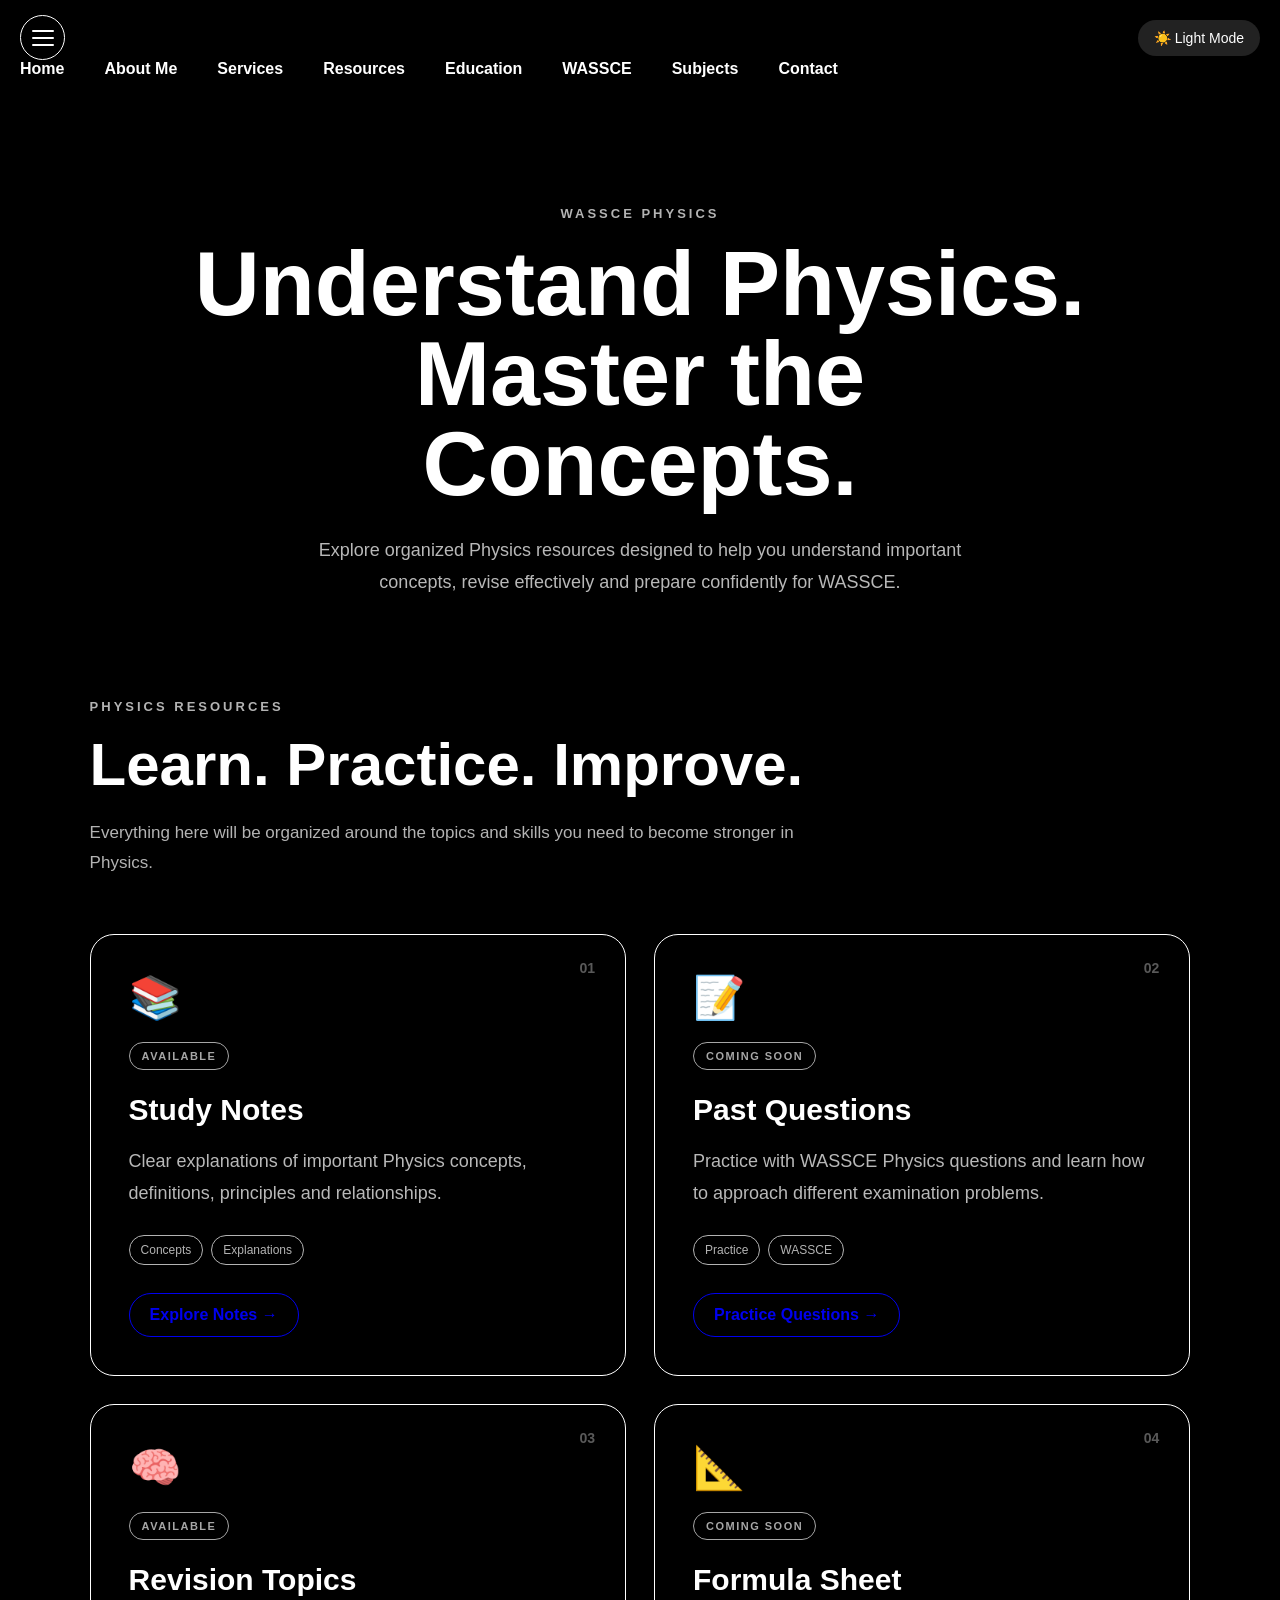
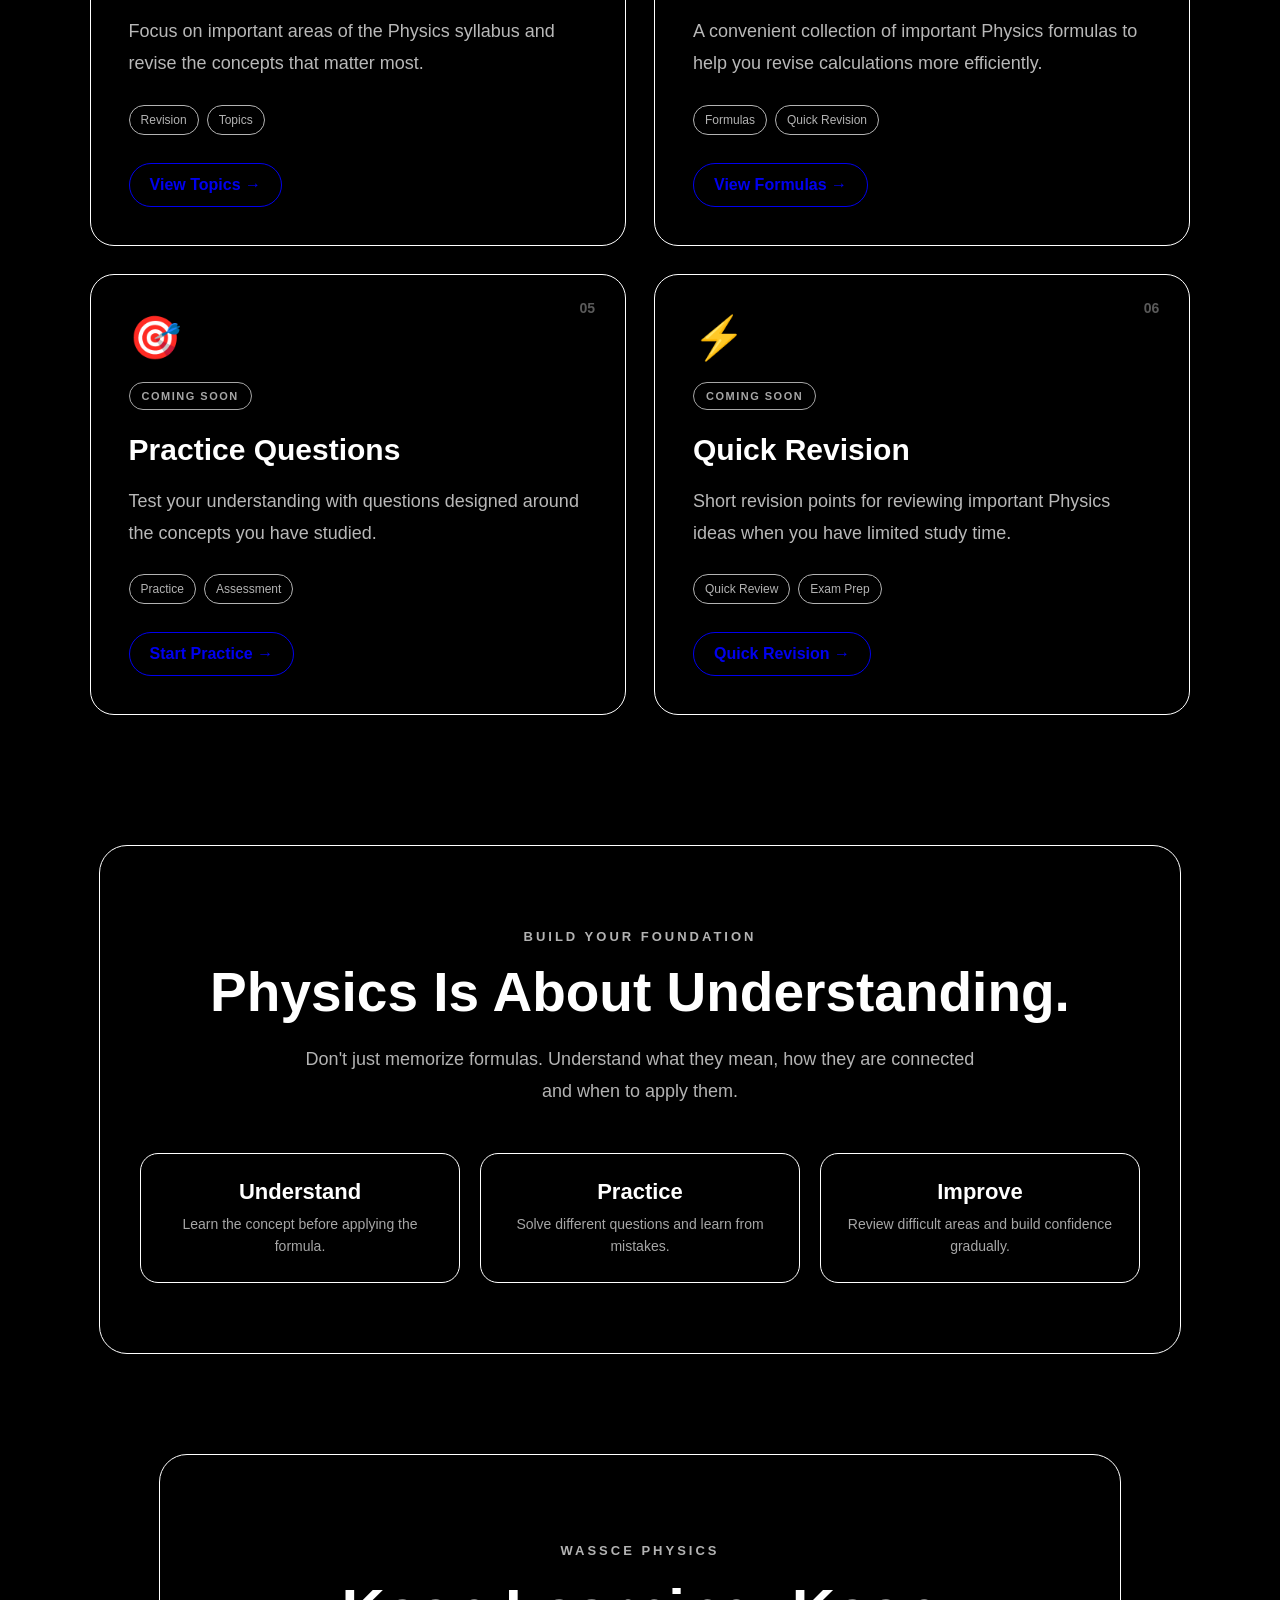
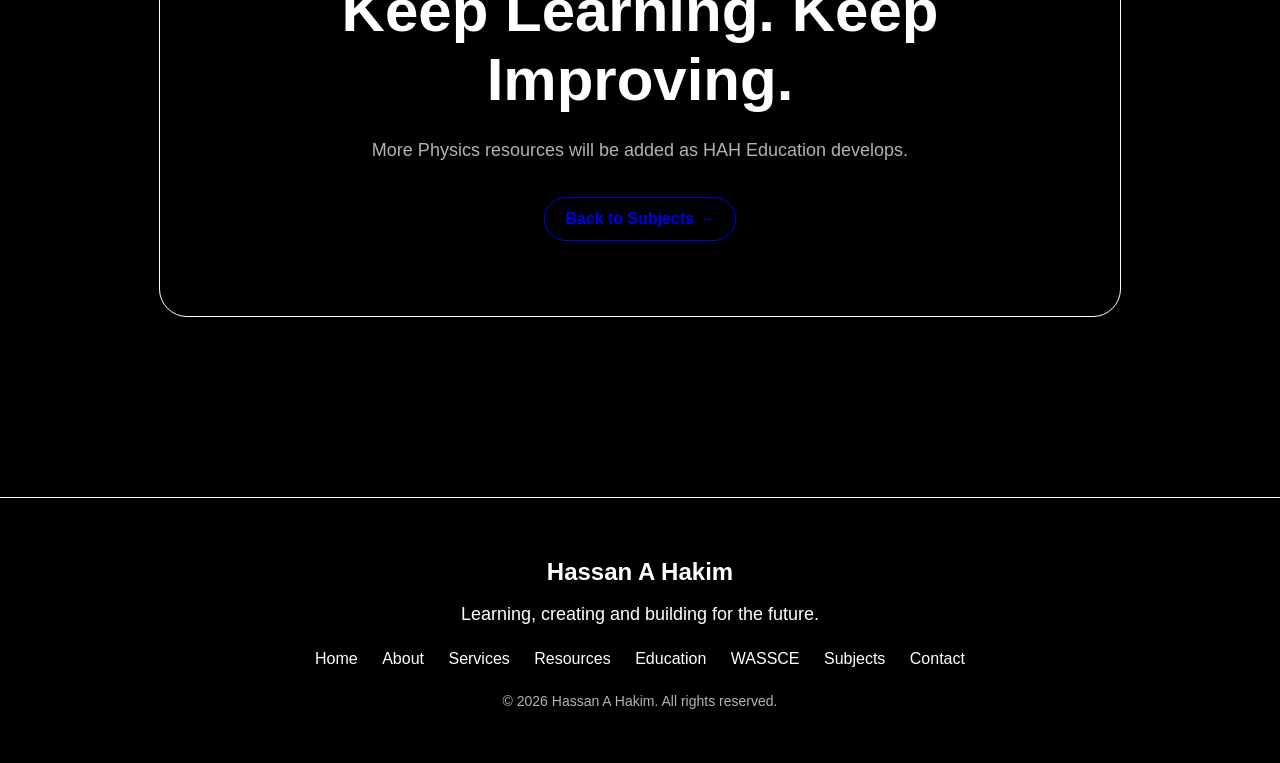
<file: physics.html>
<!DOCTYPE html>
<html lang="en">

<head>

    <meta charset="UTF-8">

    <meta name="viewport"
          content="width=device-width, initial-scale=1.0">

    <title>Physics Resources - HAH Education</title>

    <link rel="icon"
          type="image/png"
          href="favicon.png">

    <link rel="stylesheet"
          href="style.css">

</head>


<body>


    <!-- THEME BUTTON -->

    <button id="themeButton"
            class="theme-button">

        ☀️ Light Mode

    </button>



    <!-- NAVIGATION -->

    <nav class="main-nav">

        <button
            id="menuButton"
            class="menu-button"
            aria-label="Open navigation menu">

            <span></span>
            <span></span>
            <span></span>

        </button>


        <div id="navLinks"
             class="nav-links">

            <a href="index.html">Home</a>

            <a href="about.html">About Me</a>

            <a href="services.html">Services</a>

            <a href="resources.html">Resources</a>

            <a href="education.html">Education</a>

            <a href="wassce.html">WASSCE</a>

            <a href="subjects.html">Subjects</a>

            <a href="contact.html">Contact</a>

        </div>

    </nav>



    <!-- PHYSICS PAGE -->

    <main class="physics-page">


        <!-- HERO -->

        <section class="physics-hero">

            <p class="physics-tag">
                WASSCE PHYSICS
            </p>


            <h1>

                Understand Physics.
                <span>Master the Concepts.</span>

            </h1>


            <p class="physics-intro">

                Explore organized Physics resources designed
                to help you understand important concepts,
                revise effectively and prepare confidently
                for WASSCE.

            </p>

        </section>



        <!-- RESOURCE SECTION -->

        <section class="physics-resources">


            <div class="physics-heading">

                <p class="physics-tag">
                    PHYSICS RESOURCES
                </p>


                <h2>
                    Learn. Practice. Improve.
                </h2>


                <p>

                    Everything here will be organized around
                    the topics and skills you need to become
                    stronger in Physics.

                </p>

            </div>



            <div class="physics-container">


                <!-- STUDY NOTES -->

                <article class="physics-card">

                    <span class="physics-number">
                        01
                    </span>


                    <div class="physics-icon">
                        📚
                    </div>


                    <span class="physics-status">
                        AVAILABLE
                    </span>


                    <h2>
                        Study Notes
                    </h2>


                    <p>

                        Clear explanations of important Physics
                        concepts, definitions, principles and
                        relationships.

                    </p>


                    <div class="physics-tags">

                        <span>
                            Concepts
                        </span>

                        <span>
                            Explanations
                        </span>

                    </div>
                    <a href="physics-notes.html"
   class="physics-button">

    Explore Notes →

</a>
 

                </article>



                <!-- PAST QUESTIONS -->

                <article class="physics-card">

                    <span class="physics-number">
                        02
                    </span>


                    <div class="physics-icon">
                        📝
                    </div>


                    <span class="physics-status">
                        COMING SOON
                    </span>


                    <h2>
                        Past Questions
                    </h2>


                    <p>

                        Practice with WASSCE Physics questions
                        and learn how to approach different
                        examination problems.

                    </p>


                    <div class="physics-tags">

                        <span>
                            Practice
                        </span>

                        <span>
                            WASSCE
                        </span>

                    </div>


                    <a href="#"
                       class="physics-button">

                        Practice Questions →

                    </a>

                </article>



                <!-- REVISION TOPICS -->

                <article class="physics-card">

                    <span class="physics-number">
                        03
                    </span>


                    <div class="physics-icon">
                        🧠
                    </div>


                    <span class="physics-status">
                        AVAILABLE
                    </span>


                    <h2>
                        Revision Topics
                    </h2>


                    <p>

                        Focus on important areas of the Physics
                        syllabus and revise the concepts that
                        matter most.

                    </p>


                    <div class="physics-tags">

                        <span>
                            Revision
                        </span>

                        <span>
                            Topics
                        </span>

                    </div>


                    <a href="#"
                       class="physics-button">

                        View Topics →

                    </a>

                </article>



                <!-- FORMULA SHEET -->

                <article class="physics-card">

                    <span class="physics-number">
                        04
                    </span>


                    <div class="physics-icon">
                        📐
                    </div>


                    <span class="physics-status">
                        COMING SOON
                    </span>


                    <h2>
                        Formula Sheet
                    </h2>


                    <p>

                        A convenient collection of important
                        Physics formulas to help you revise
                        calculations more efficiently.

                    </p>


                    <div class="physics-tags">

                        <span>
                            Formulas
                        </span>

                        <span>
                            Quick Revision
                        </span>

                    </div>


                    <a href="#"
                       class="physics-button">

                        View Formulas →

                    </a>

                </article>



                <!-- PRACTICE -->

                <article class="physics-card">

                    <span class="physics-number">
                        05
                    </span>


                    <div class="physics-icon">
                        🎯
                    </div>


                    <span class="physics-status">
                        COMING SOON
                    </span>


                    <h2>
                        Practice Questions
                    </h2>


                    <p>

                        Test your understanding with questions
                        designed around the concepts you have
                        studied.

                    </p>


                    <div class="physics-tags">

                        <span>
                            Practice
                        </span>

                        <span>
                            Assessment
                        </span>

                    </div>


                    <a href="#"
                       class="physics-button">

                        Start Practice →

                    </a>

                </article>



                <!-- QUICK REVISION -->

                <article class="physics-card">

                    <span class="physics-number">
                        06
                    </span>


                    <div class="physics-icon">
                        ⚡
                    </div>


                    <span class="physics-status">
                        COMING SOON
                    </span>


                    <h2>
                        Quick Revision
                    </h2>


                    <p>

                        Short revision points for reviewing
                        important Physics ideas when you have
                        limited study time.

                    </p>


                    <div class="physics-tags">

                        <span>
                            Quick Review
                        </span>

                        <span>
                            Exam Prep
                        </span>

                    </div>


                    <a href="#"
                       class="physics-button">

                        Quick Revision →

                    </a>

                </article>


            </div>

        </section>



        <!-- PHYSICS TOPICS -->

        <section class="physics-purpose">

            <p class="physics-tag">
                BUILD YOUR FOUNDATION
            </p>


            <h2>
                Physics Is About Understanding.
            </h2>


            <p>

                Don't just memorize formulas. Understand
                what they mean, how they are connected and
                when to apply them.

            </p>


            <div class="physics-points">


                <div>

                    <strong>
                        Understand
                    </strong>

                    <span>
                        Learn the concept before applying
                        the formula.
                    </span>

                </div>


                <div>

                    <strong>
                        Practice
                    </strong>

                    <span>
                        Solve different questions and
                        learn from mistakes.
                    </span>

                </div>


                <div>

                    <strong>
                        Improve
                    </strong>

                    <span>
                        Review difficult areas and build
                        confidence gradually.
                    </span>

                </div>


            </div>

        </section>



        <!-- CTA -->

        <section class="physics-cta">

            <p class="physics-tag">
                WASSCE PHYSICS
            </p>


            <h2>
                Keep Learning. Keep Improving.
            </h2>


            <p>

                More Physics resources will be added
                as HAH Education develops.

            </p>


            <a href="subjects.html"
               class="physics-button">

                Back to Subjects →

            </a>

        </section>


    </main>



    <!-- FOOTER -->

    <footer>

        <h2>
            Hassan A Hakim
        </h2>


        <p>
            Learning, creating and building for the future.
        </p>


        <div class="footer-links">

            <a href="index.html">
                Home
            </a>

            <a href="about.html">
                About
            </a>

            <a href="services.html">
                Services
            </a>

            <a href="resources.html">
                Resources
            </a>

            <a href="education.html">
                Education
            </a>

            <a href="wassce.html">
                WASSCE
            </a>

            <a href="subjects.html">
                Subjects
            </a>

            <a href="contact.html">
                Contact
            </a>

        </div>


        <p class="copyright">

            © 2026 Hassan A Hakim.
            All rights reserved.

        </p>

    </footer>



    <!-- JAVASCRIPT -->

    <script src="script.js"></script>


</body>

</html>
</file>
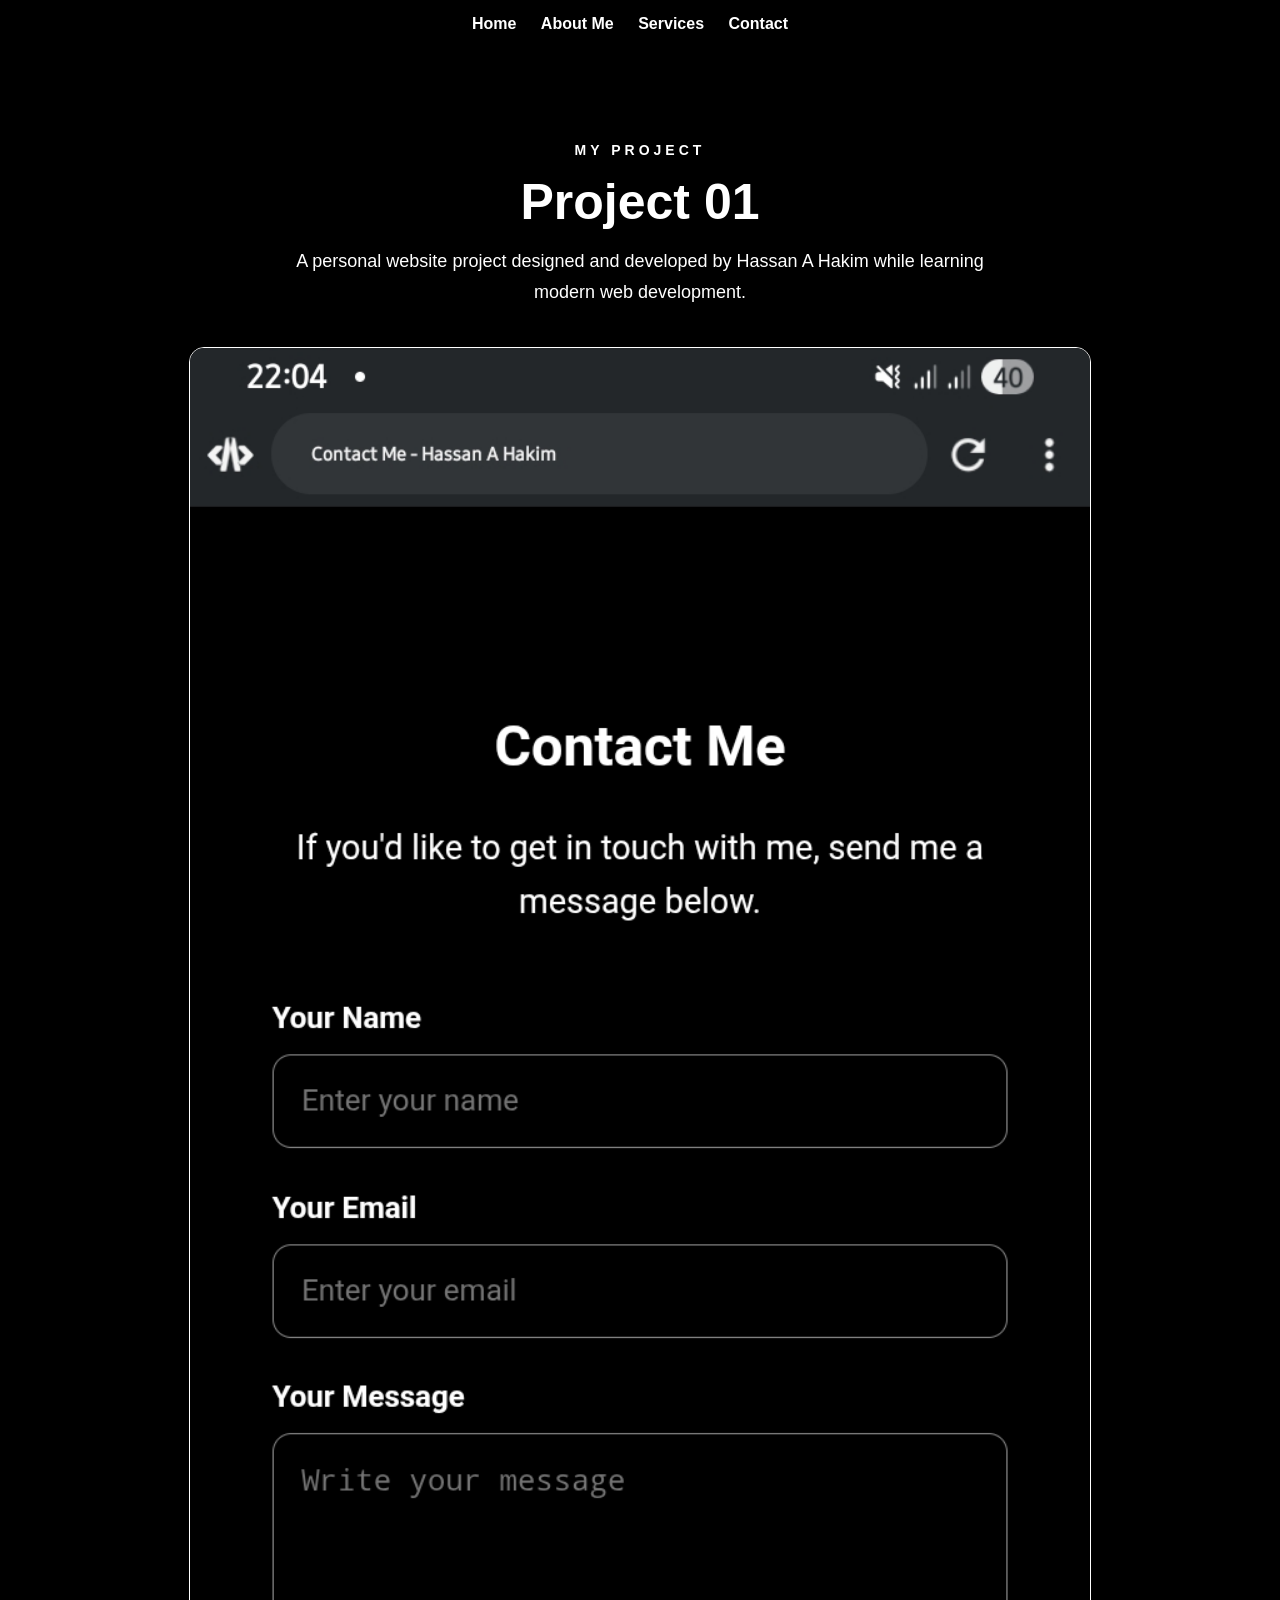
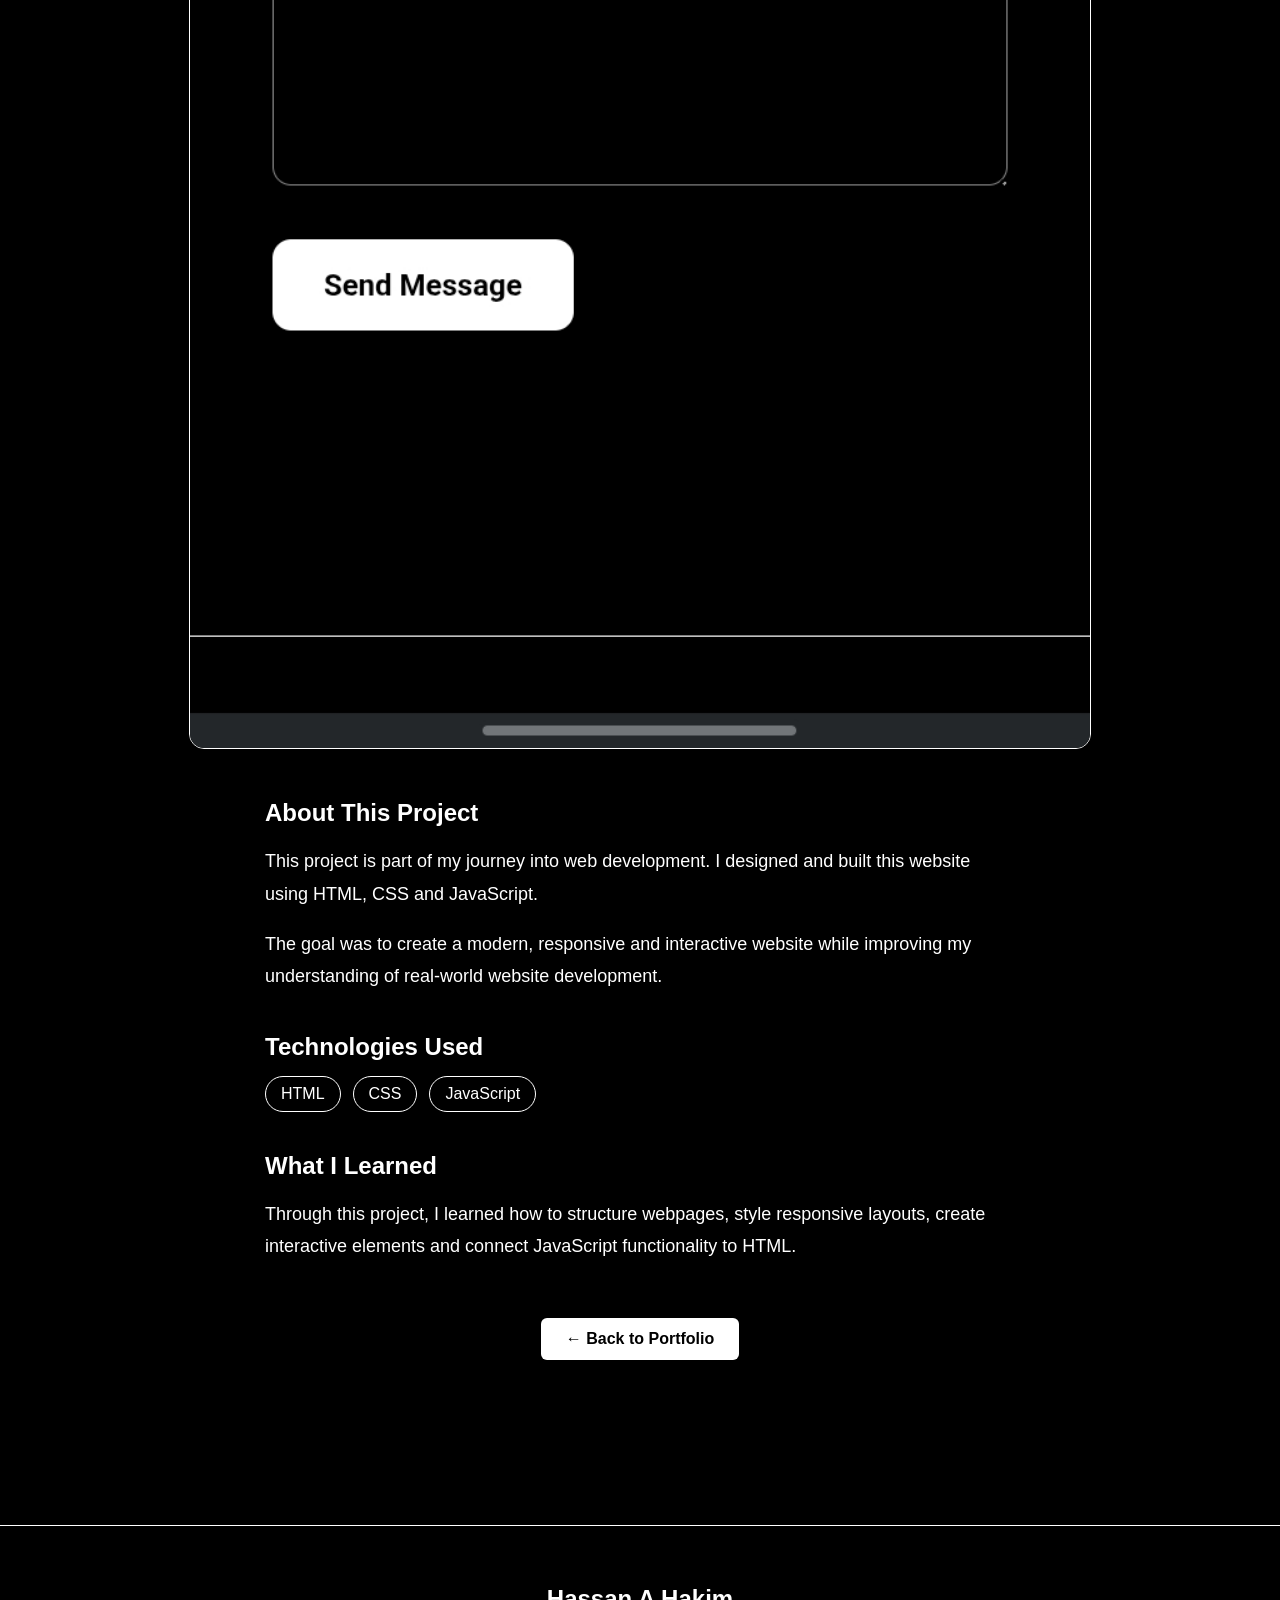
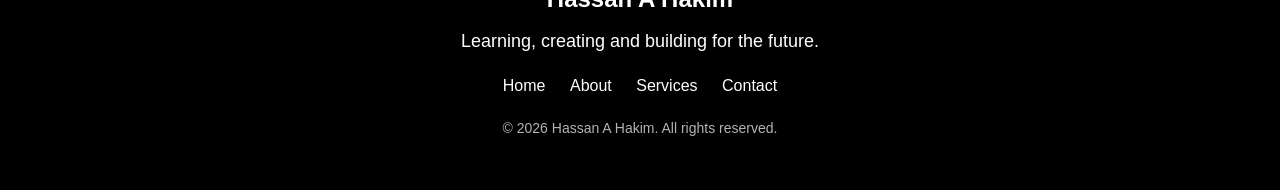
<file: project1.html>
<!DOCTYPE html>
<html lang="en">

<head>
    <link rel="icon" type="image/png" href="favicon.png">
    
    <meta charset="UTF-8">

    <meta
        name="viewport"
        content="width=device-width, initial-scale=1.0">

    <title>Project 01 - Hassan A Hakim</title>

    <link rel="stylesheet" href="style.css">
</head>

<body>

    <!-- Navigation -->
    <nav>

        <a href="index.html">Home</a>

        <a href="about.html">About Me</a>

        <a href="services.html">Services</a>

        <a href="contact.html">Contact</a>

    </nav>


    <!-- Project Header -->
    <section class="project-page">

        <div class="project-page-content">

            <p class="project-label">
                MY PROJECT
            </p>

            <h1>
                Project 01
            </h1>

            <p class="project-intro">
                A personal website project designed and developed
                by Hassan A Hakim while learning modern web development.
            </p>


            <!-- Project Image -->

            <div class="project-page-image">

                <img
                    src="Screenshot_20260811_220425_Acode.jpg"
                    alt="Project 01 screenshot">

            </div>


            <!-- About Project -->

            <div class="project-details">

                <h2>
                    About This Project
                </h2>

                <p>
                    This project is part of my journey into web
                    development. I designed and built this website
                    using HTML, CSS and JavaScript.
                </p>

                <p>
                    The goal was to create a modern, responsive and
                    interactive website while improving my understanding
                    of real-world website development.
                </p>


                <h2>
                    Technologies Used
                </h2>

                <div class="technology-list">

                    <span>HTML</span>
                    <span>CSS</span>
                    <span>JavaScript</span>

                </div>


                <h2>
                    What I Learned
                </h2>

                <p>
                    Through this project, I learned how to structure
                    webpages, style responsive layouts, create
                    interactive elements and connect JavaScript
                    functionality to HTML.
                </p>

            </div>


            <!-- Back Button -->

            <div class="project-actions">

                <a
                    href="index.html"
                    class="btn primary">
                    ← Back to Portfolio
                </a>

            </div>

        </div>

    </section>


    <!-- Footer -->

    <footer>

        <h2>
            Hassan A Hakim
        </h2>

        <p>
            Learning, creating and building for the future.
        </p>

        <div class="footer-links">

            <a href="index.html">Home</a>

            <a href="about.html">About</a>

            <a href="services.html">Services</a>

            <a href="contact.html">Contact</a>

        </div>

        <p class="copyright">
            © 2026 Hassan A Hakim. All rights reserved.
        </p>

    </footer>


</body>

</html>
</file>
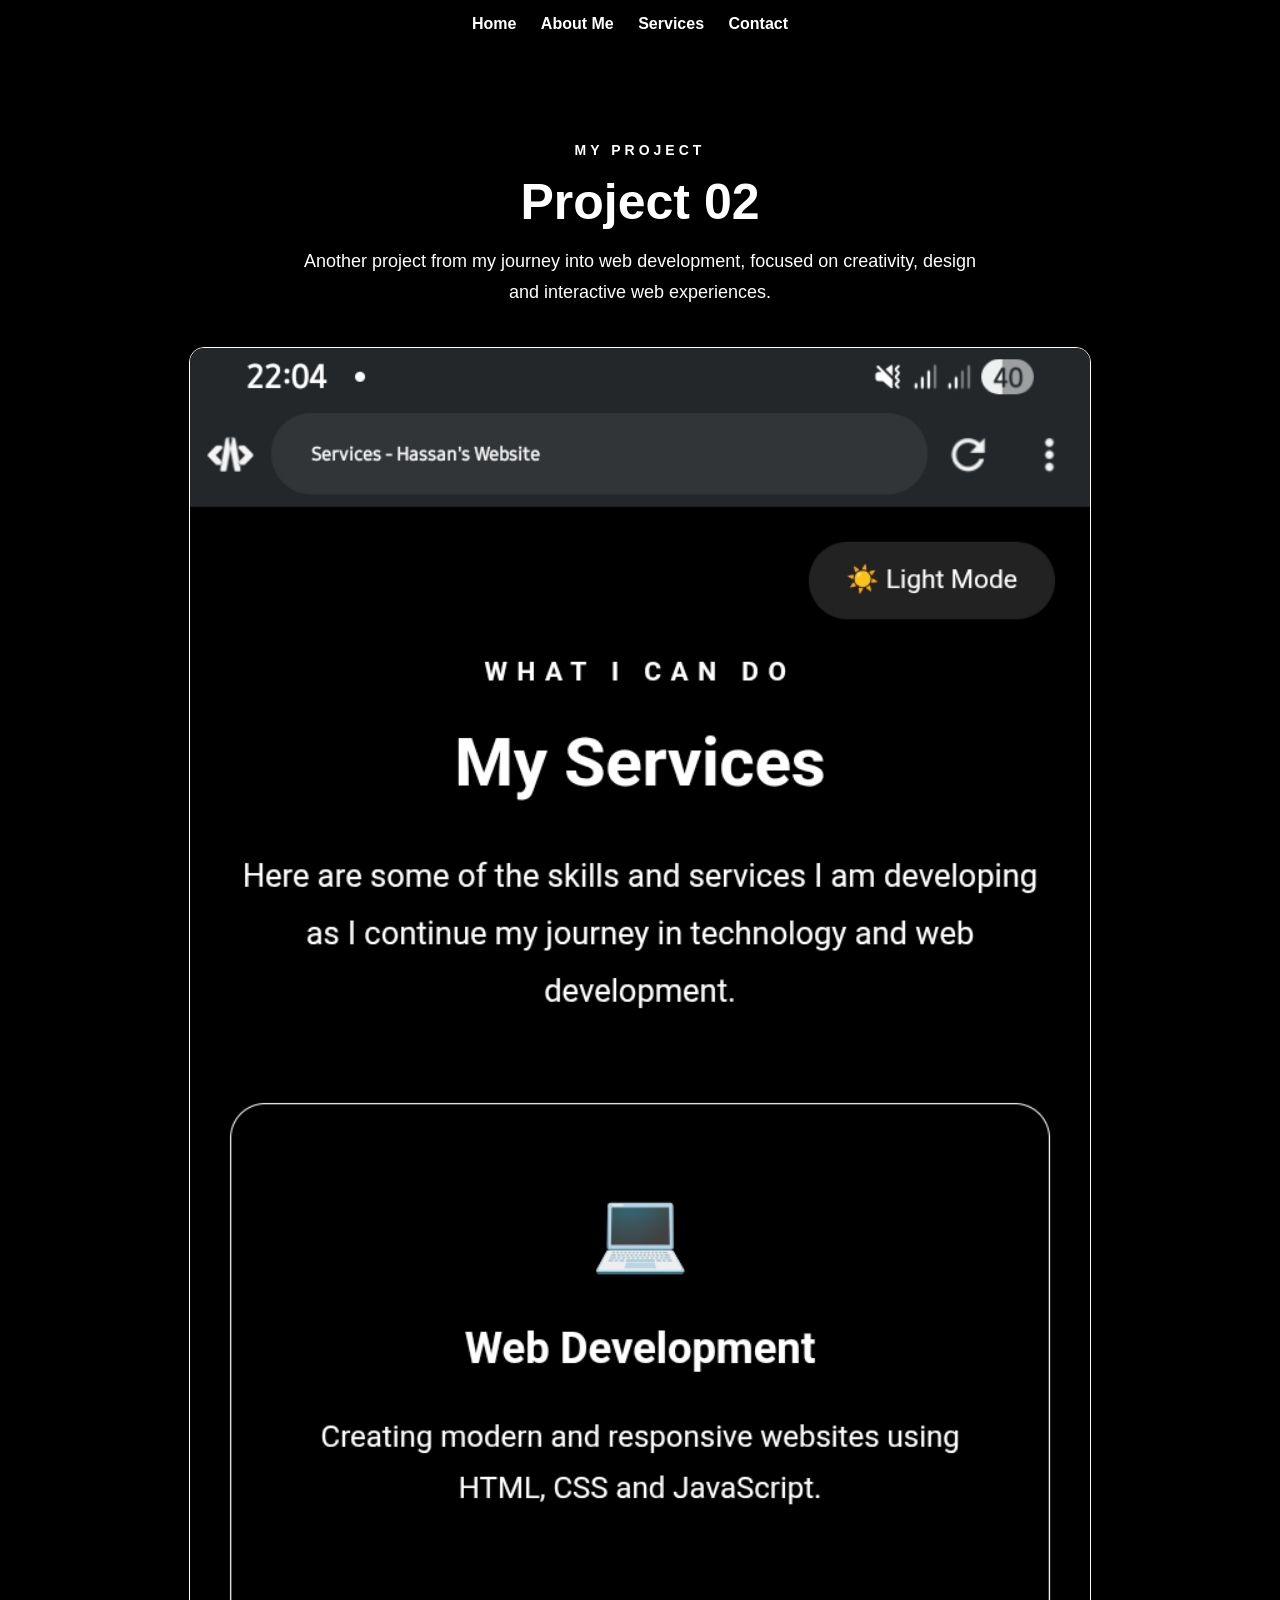
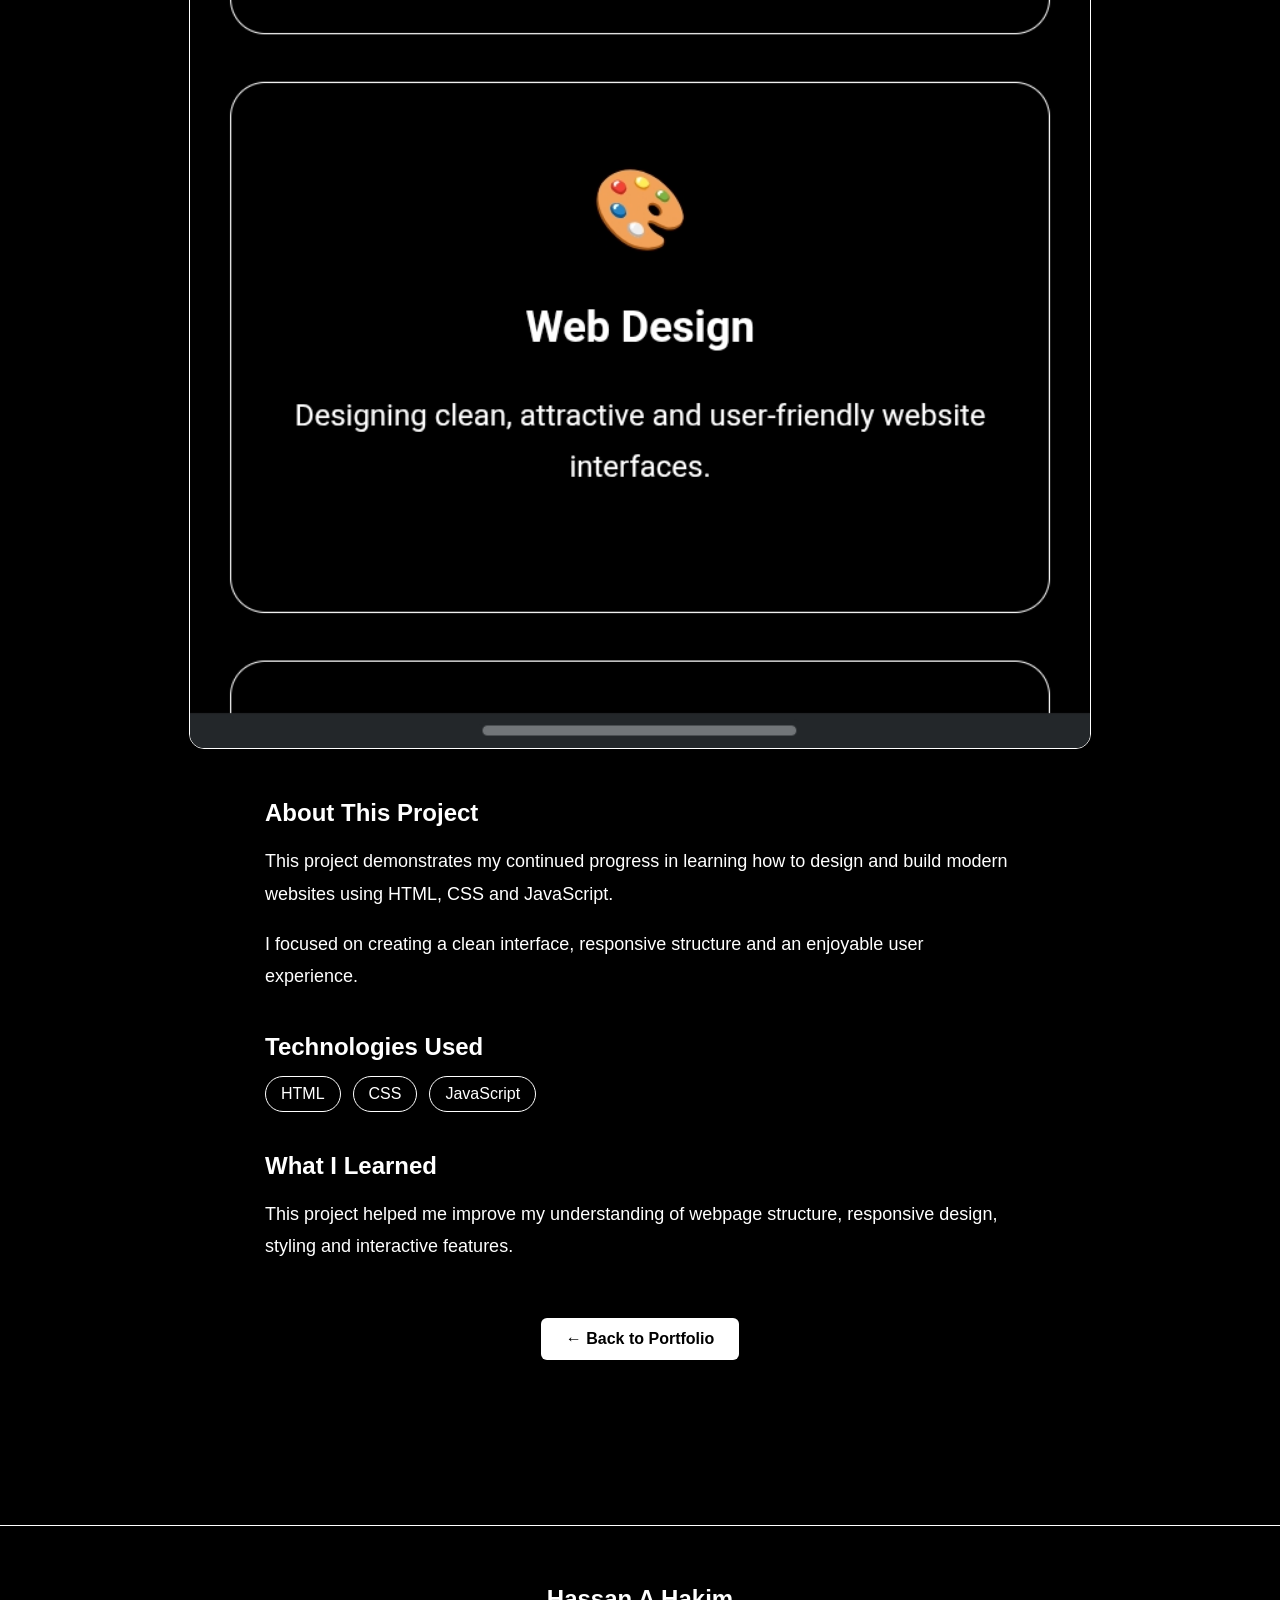
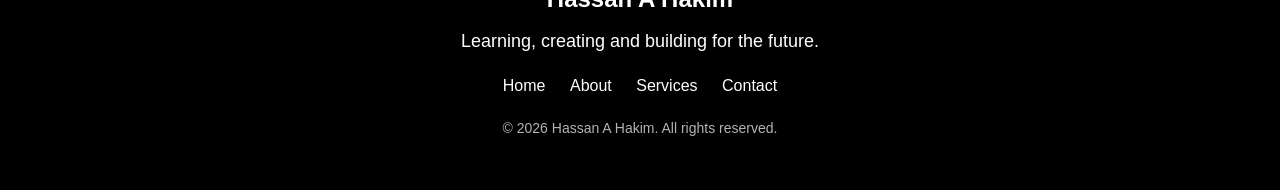
<file: project2.html>
<!DOCTYPE html>
<html lang="en">

<head>
    <link rel="icon" type="image/png" href="favicon.png">
    <meta charset="UTF-8">

    <meta name="viewport"
          content="width=device-width, initial-scale=1.0">

    <title>Project 02 - Hassan A Hakim</title>

    <link rel="stylesheet" href="style.css">
</head>

<body>

    <nav>
        <a href="index.html">Home</a>
        <a href="about.html">About Me</a>
        <a href="services.html">Services</a>
        <a href="contact.html">Contact</a>
    </nav>


    <section class="project-page">

        <div class="project-page-content">

            <p class="project-label">
                MY PROJECT
            </p>

            <h1>
                Project 02
            </h1>

            <p class="project-intro">
                Another project from my journey into web development,
                focused on creativity, design and interactive
                web experiences.
            </p>


            <div class="project-page-image">

                <img
                    src="Screenshot_20260811_220406_Acode.jpg"
                    alt="Project 02 screenshot">

            </div>


            <div class="project-details">

                <h2>
                    About This Project
                </h2>

                <p>
                    This project demonstrates my continued progress
                    in learning how to design and build modern
                    websites using HTML, CSS and JavaScript.
                </p>

                <p>
                    I focused on creating a clean interface,
                    responsive structure and an enjoyable user
                    experience.
                </p>


                <h2>
                    Technologies Used
                </h2>

                <div class="technology-list">

                    <span>HTML</span>
                    <span>CSS</span>
                    <span>JavaScript</span>

                </div>


                <h2>
                    What I Learned
                </h2>

                <p>
                    This project helped me improve my understanding
                    of webpage structure, responsive design,
                    styling and interactive features.
                </p>

            </div>


            <div class="project-actions">

                <a
                    href="index.html"
                    class="btn primary">
                    ← Back to Portfolio
                </a>

            </div>

        </div>

    </section>


    <footer>

        <h2>
            Hassan A Hakim
        </h2>

        <p>
            Learning, creating and building for the future.
        </p>

        <div class="footer-links">

            <a href="index.html">Home</a>
            <a href="about.html">About</a>
            <a href="services.html">Services</a>
            <a href="contact.html">Contact</a>

        </div>

        <p class="copyright">
            © 2026 Hassan A Hakim. All rights reserved.
        </p>

    </footer>

</body>

</html>
</file>
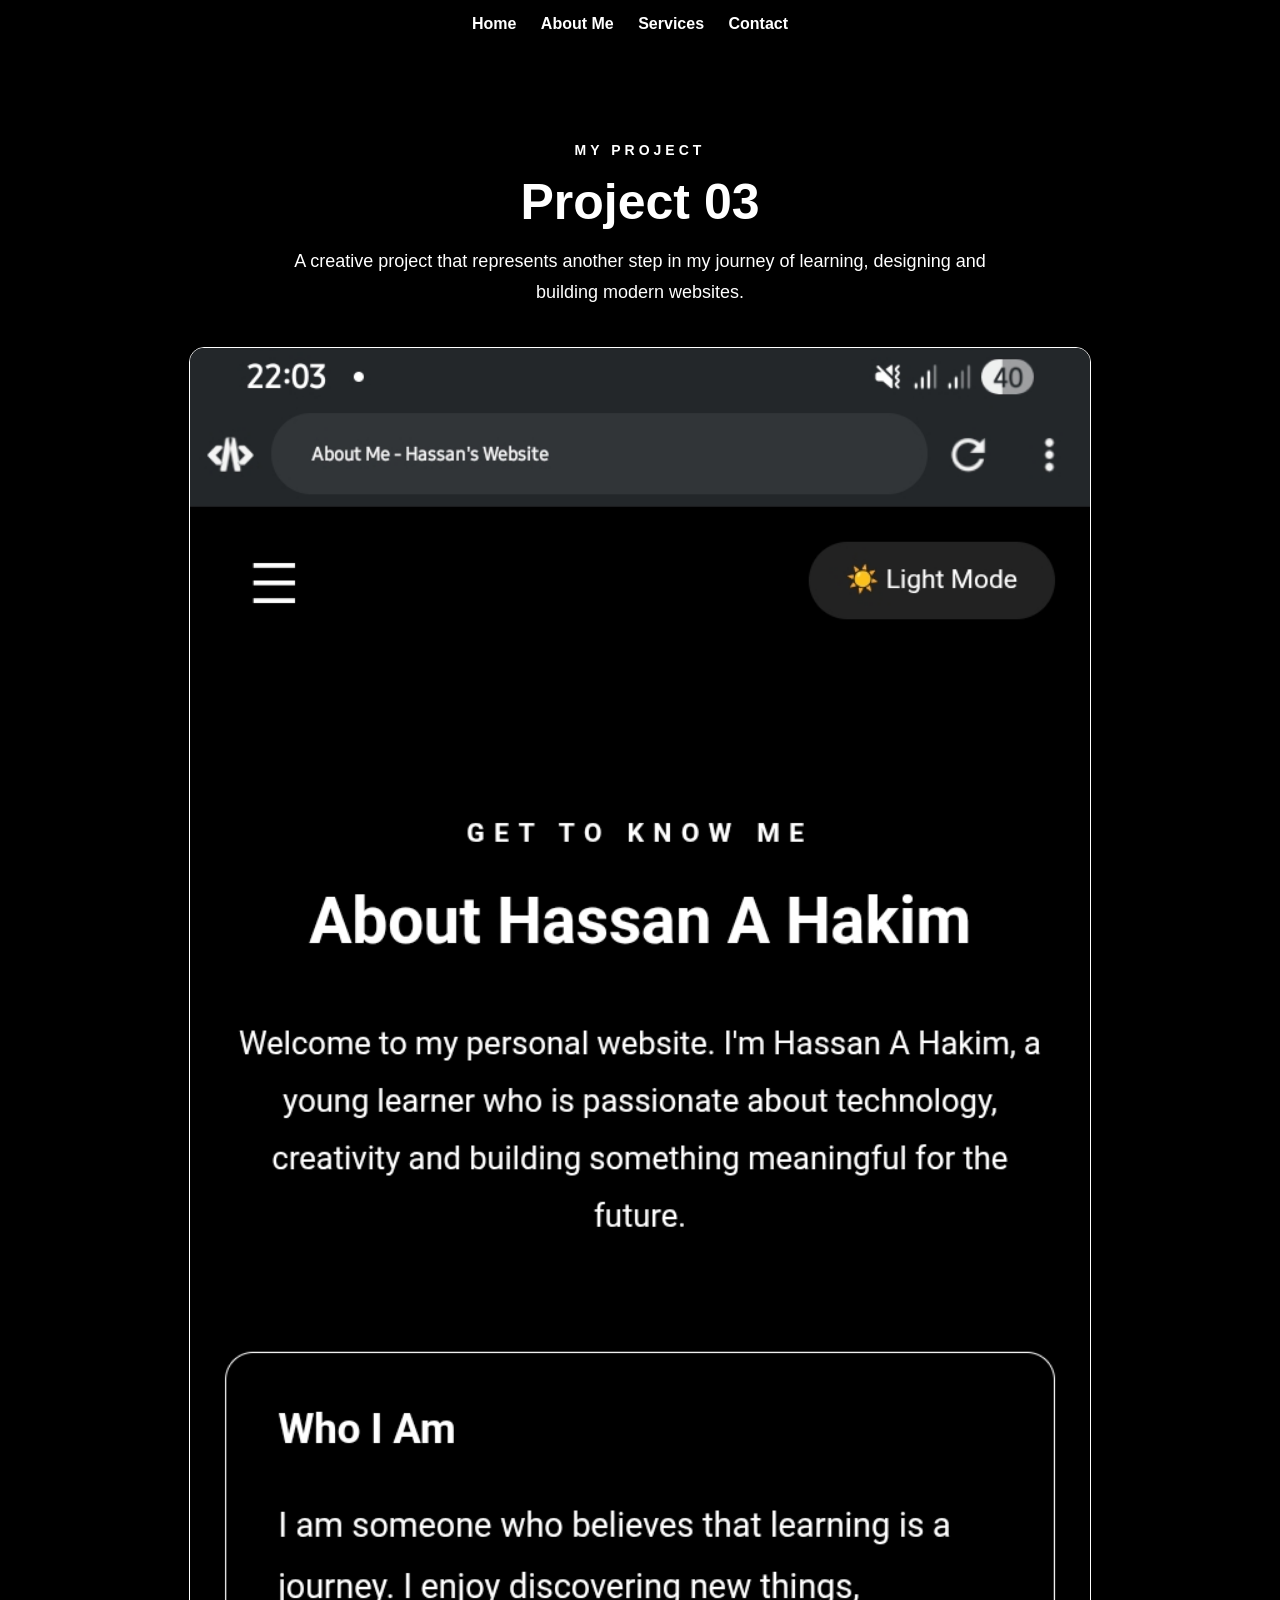
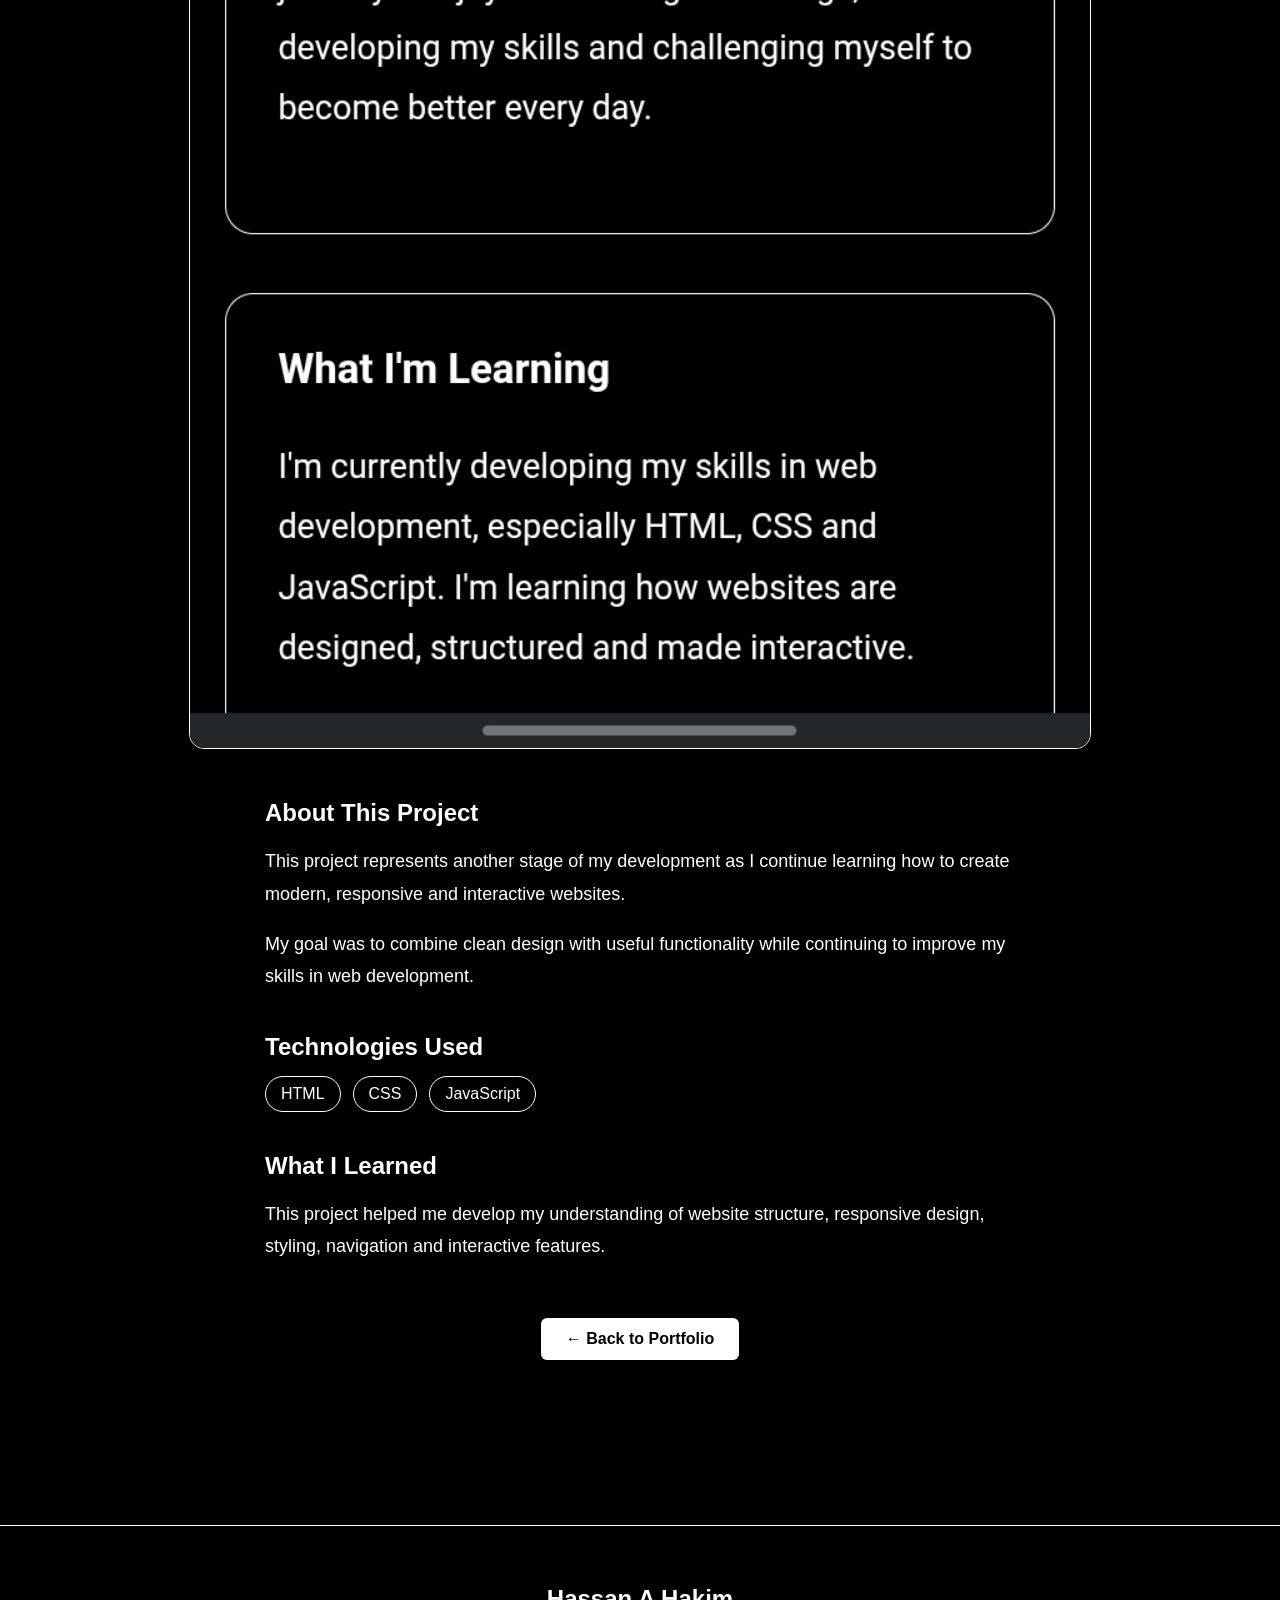
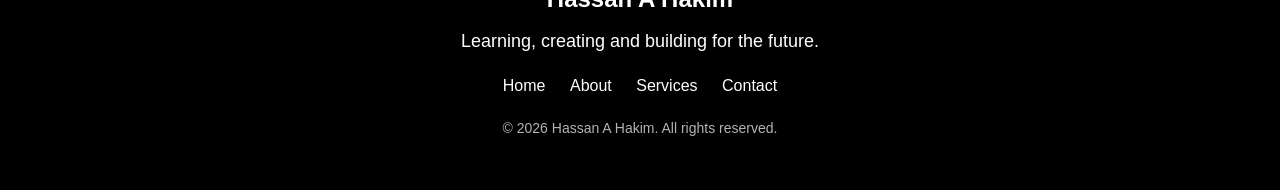
<file: project3.html>
<!DOCTYPE html>
<html lang="en">

<head>
    <link rel="icon" type="image/png" href="favicon.png">
    <meta charset="UTF-8">

    <meta name="viewport"
          content="width=device-width, initial-scale=1.0">

    <title>Project 03 - Hassan A Hakim</title>

    <link rel="stylesheet" href="style.css">
</head>

<body>

    <nav>
        <a href="index.html">Home</a>
        <a href="about.html">About Me</a>
        <a href="services.html">Services</a>
        <a href="contact.html">Contact</a>
    </nav>


    <section class="project-page">

        <div class="project-page-content">

            <p class="project-label">
                MY PROJECT
            </p>

            <h1>
                Project 03
            </h1>

            <p class="project-intro">
                A creative project that represents another step
                in my journey of learning, designing and building
                modern websites.
            </p>


            <div class="project-page-image">

                <!-- Project 03 image goes here -->

                <img
                    src="Screenshot_20260811_220350_Acode.jpg"
                    alt="Project 03 screenshot">

            </div>


            <div class="project-details">

                <h2>
                    About This Project
                </h2>

                <p>
                    This project represents another stage of my
                    development as I continue learning how to create
                    modern, responsive and interactive websites.
                </p>

                <p>
                    My goal was to combine clean design with useful
                    functionality while continuing to improve my
                    skills in web development.
                </p>


                <h2>
                    Technologies Used
                </h2>

                <div class="technology-list">

                    <span>HTML</span>
                    <span>CSS</span>
                    <span>JavaScript</span>

                </div>


                <h2>
                    What I Learned
                </h2>

                <p>
                    This project helped me develop my understanding
                    of website structure, responsive design,
                    styling, navigation and interactive features.
                </p>

            </div>


            <div class="project-actions">

                <a
                    href="index.html"
                    class="btn primary">
                    ← Back to Portfolio
                </a>

            </div>

        </div>

    </section>


    <footer>

        <h2>
            Hassan A Hakim
        </h2>

        <p>
            Learning, creating and building for the future.
        </p>

        <div class="footer-links">

            <a href="index.html">Home</a>
            <a href="about.html">About</a>
            <a href="services.html">Services</a>
            <a href="contact.html">Contact</a>

        </div>

        <p class="copyright">
            © 2026 Hassan A Hakim. All rights reserved.
        </p>

    </footer>

</body>

</html>
</file>
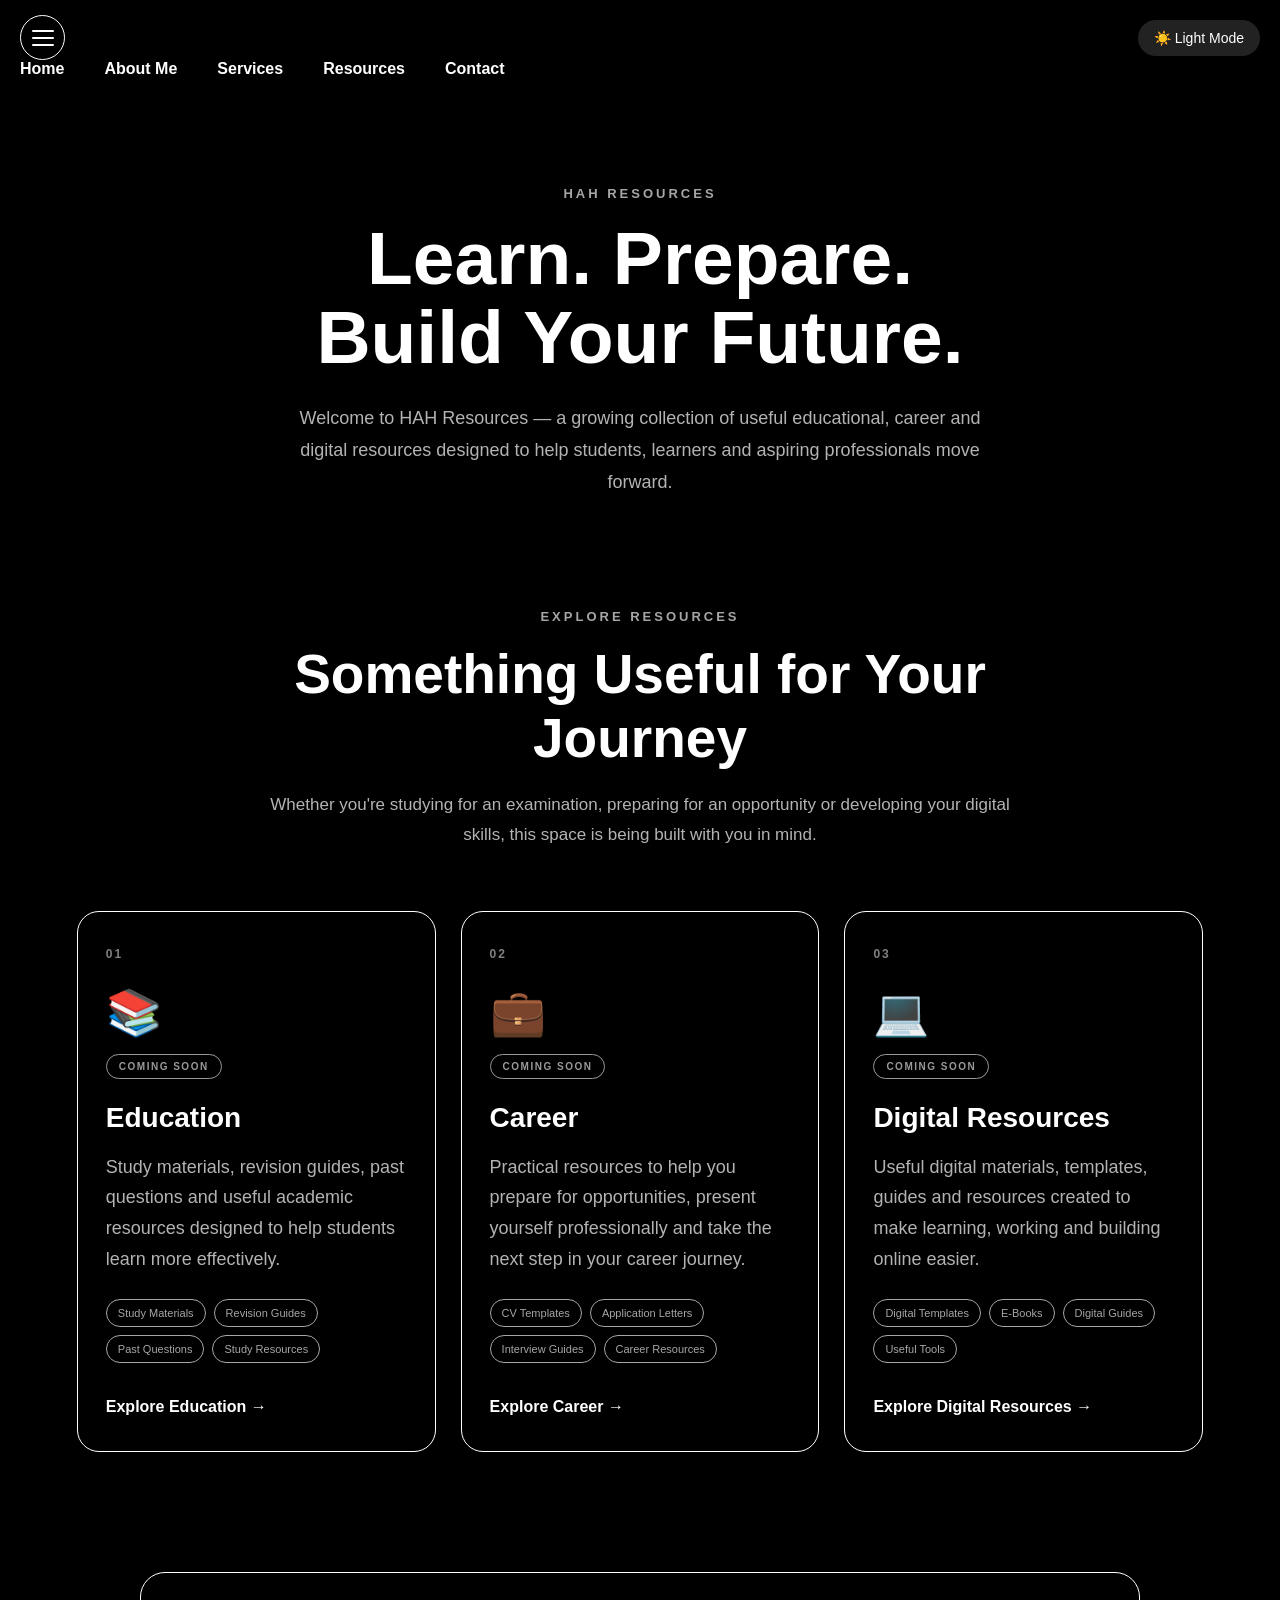
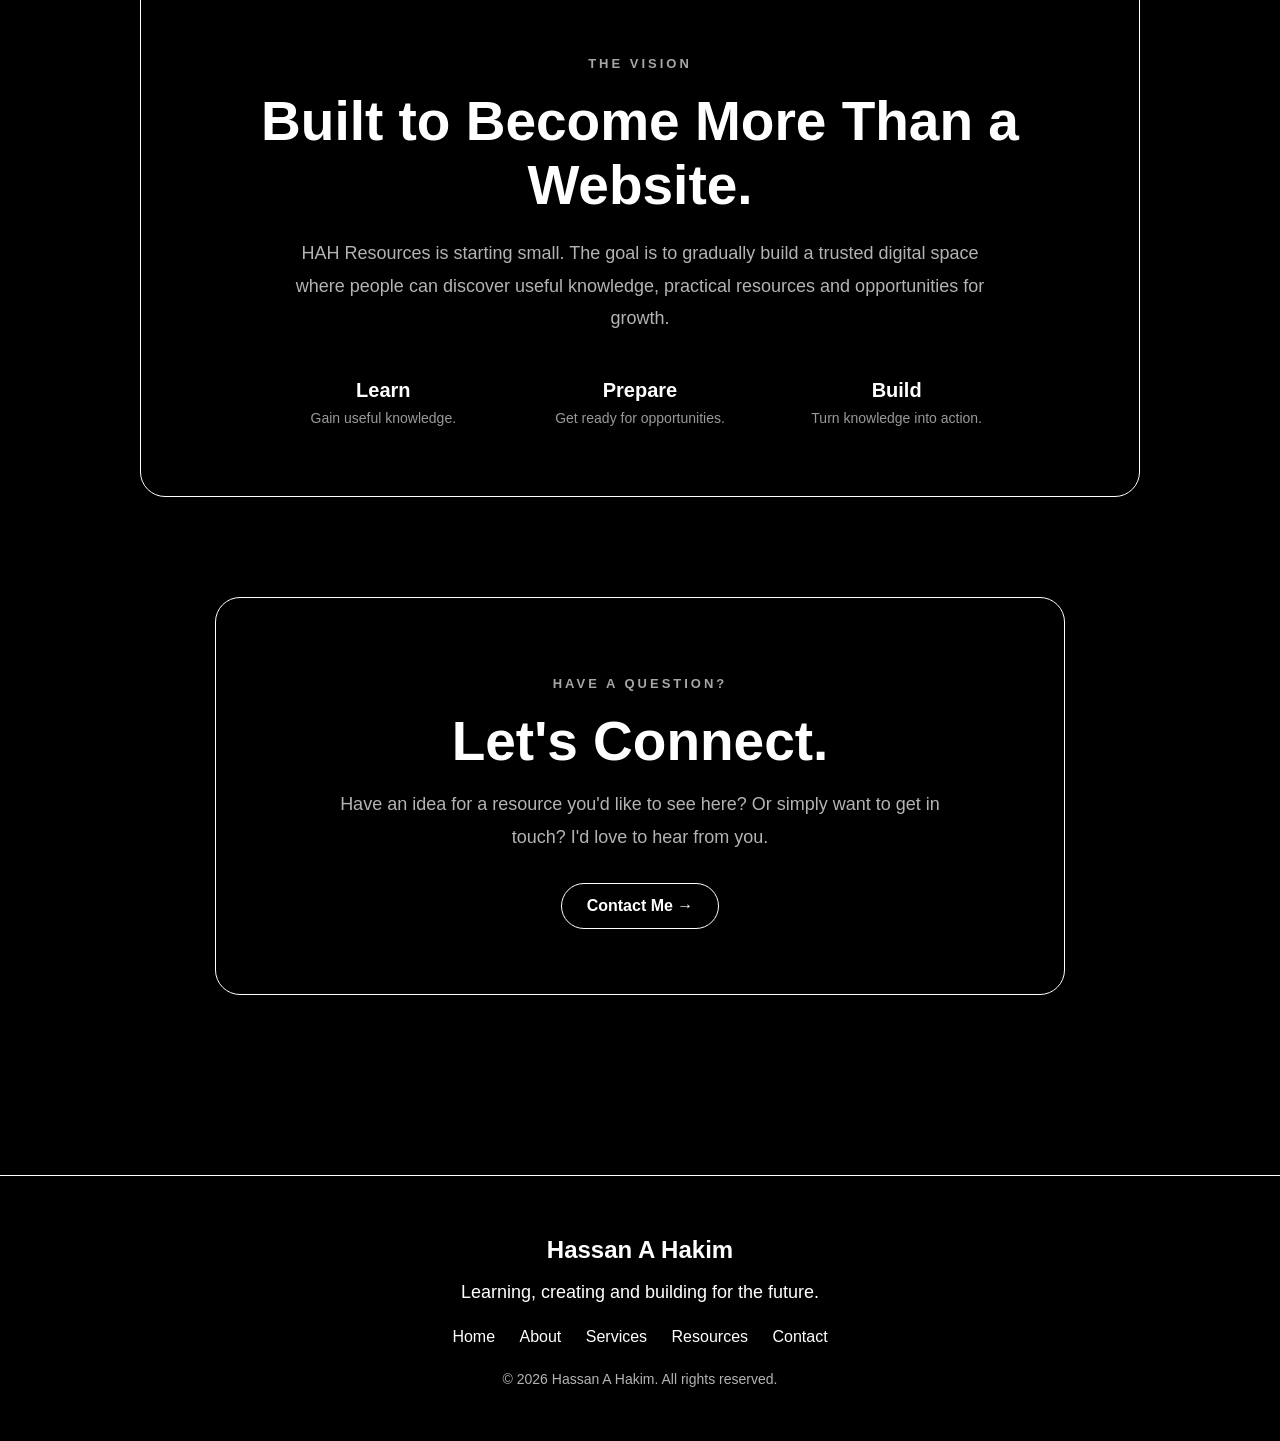
<file: resources.html>
<!DOCTYPE html>
<html lang="en">

<head>

    <meta charset="UTF-8">

    <meta name="viewport"
          content="width=device-width, initial-scale=1.0">

    <title>HAH Resources - Hassan A Hakim</title>

    <link rel="icon"
          type="image/png"
          href="favicon.png">

    <link rel="stylesheet"
          href="style.css">

</head>


<body>


    <!-- Theme Button -->

    <button id="themeButton"
            class="theme-button">

        ☀️ Light Mode

    </button>



    <!-- Navigation -->

    <nav class="main-nav">

        <button
            id="menuButton"
            class="menu-button"
            aria-label="Open navigation menu">

            <span></span>
            <span></span>
            <span></span>

        </button>


        <div id="navLinks"
             class="nav-links">

            <a href="index.html">
                Home
            </a>

            <a href="about.html">
                About Me
            </a>

            <a href="services.html">
                Services
            </a>

            <a href="resources.html"
               class="active">
                Resources
            </a>

            <a href="contact.html">
                Contact
            </a>

        </div>

    </nav>



    <!-- RESOURCES PAGE -->

    <main class="resources-page">


        <!-- HERO -->

        <section class="resources-hero scroll-reveal">

            <p class="resources-tag">
                HAH RESOURCES
            </p>


            <h1>

                Learn.
                Prepare.
                <span>Build Your Future.</span>

            </h1>


            <p class="resources-intro">

                Welcome to HAH Resources — a growing collection
                of useful educational, career and digital resources
                designed to help students, learners and aspiring
                professionals move forward.

            </p>

        </section>



        <!-- RESOURCE CATEGORIES -->

        <section class="resource-categories">


            <div class="resource-heading scroll-reveal">

                <p class="resources-tag">
                    EXPLORE RESOURCES
                </p>


                <h2>
                    Something Useful for Your Journey
                </h2>


                <p>

                    Whether you're studying for an examination,
                    preparing for an opportunity or developing
                    your digital skills, this space is being built
                    with you in mind.

                </p>

            </div>



            <div class="resources-container">


                <!-- EDUCATION -->

                <article class="resource-card scroll-left">

                    <div class="resource-number">
                        01
                    </div>


                    <div class="resource-icon">
                        📚
                    </div>


                    <span class="resource-status">
                        COMING SOON
                    </span>


                    <h2>
                        Education
                    </h2>


                    <p>

                        Study materials, revision guides,
                        past questions and useful academic
                        resources designed to help students
                        learn more effectively.

                    </p>


                    <div class="resource-list">

                        <span>
                            Study Materials
                        </span>

                        <span>
                            Revision Guides
                        </span>

                        <span>
                            Past Questions
                        </span>

                        <span>
                            Study Resources
                        </span>

                    </div>


                    <a href="#"
                       class="resource-button">

                        Explore Education →

                    </a>

                </article>



                <!-- CAREER -->

                <article class="resource-card scroll-reveal">

                    <div class="resource-number">
                        02
                    </div>


                    <div class="resource-icon">
                        💼
                    </div>


                    <span class="resource-status">
                        COMING SOON
                    </span>


                    <h2>
                        Career
                    </h2>


                    <p>

                        Practical resources to help you prepare
                        for opportunities, present yourself
                        professionally and take the next step
                        in your career journey.

                    </p>


                    <div class="resource-list">

                        <span>
                            CV Templates
                        </span>

                        <span>
                            Application Letters
                        </span>

                        <span>
                            Interview Guides
                        </span>

                        <span>
                            Career Resources
                        </span>

                    </div>


                    <a href="#"
                       class="resource-button">

                        Explore Career →

                    </a>

                </article>



                <!-- DIGITAL RESOURCES -->

                <article class="resource-card scroll-right">

                    <div class="resource-number">
                        03
                    </div>


                    <div class="resource-icon">
                        💻
                    </div>


                    <span class="resource-status">
                        COMING SOON
                    </span>


                    <h2>
                        Digital Resources
                    </h2>


                    <p>

                        Useful digital materials, templates,
                        guides and resources created to make
                        learning, working and building online
                        easier.

                    </p>


                    <div class="resource-list">

                        <span>
                            Digital Templates
                        </span>

                        <span>
                            E-Books
                        </span>

                        <span>
                            Digital Guides
                        </span>

                        <span>
                            Useful Tools
                        </span>

                    </div>


                    <a href="#"
                       class="resource-button">

                        Explore Digital Resources →

                    </a>

                </article>


            </div>

        </section>



        <!-- FUTURE VISION -->

        <section class="resources-vision scroll-reveal">

            <p class="resources-tag">
                THE VISION
            </p>


            <h2>
                Built to Become More Than a Website.
            </h2>


            <p>

                HAH Resources is starting small.
                The goal is to gradually build a trusted
                digital space where people can discover
                useful knowledge, practical resources and
                opportunities for growth.

            </p>


            <div class="vision-points">

                <div>
                    <strong>
                        Learn
                    </strong>

                    <span>
                        Gain useful knowledge.
                    </span>
                </div>


                <div>
                    <strong>
                        Prepare
                    </strong>

                    <span>
                        Get ready for opportunities.
                    </span>
                </div>


                <div>
                    <strong>
                        Build
                    </strong>

                    <span>
                        Turn knowledge into action.
                    </span>
                </div>

            </div>

        </section>



        <!-- CTA -->

        <section class="resources-cta scroll-reveal">

            <p class="resources-tag">
                HAVE A QUESTION?
            </p>


            <h2>
                Let's Connect.
            </h2>


            <p>

                Have an idea for a resource you'd like
                to see here? Or simply want to get in touch?
                I'd love to hear from you.

            </p>


            <a href="contact.html"
               class="resources-button">

                Contact Me →

            </a>

        </section>


    </main>



    <!-- FOOTER -->

    <footer>

        <h2>
            Hassan A Hakim
        </h2>


        <p>
            Learning, creating and building for the future.
        </p>


        <div class="footer-links">

            <a href="index.html">
                Home
            </a>

            <a href="about.html">
                About
            </a>

            <a href="services.html">
                Services
            </a>

            <a href="resources.html">
                Resources
            </a>

            <a href="contact.html">
                Contact
            </a>

        </div>


        <p class="copyright">

            © 2026 Hassan A Hakim.
            All rights reserved.

        </p>

    </footer>



    <!-- JavaScript -->

    <script src="script.js"></script>


</body>

</html>
</file>
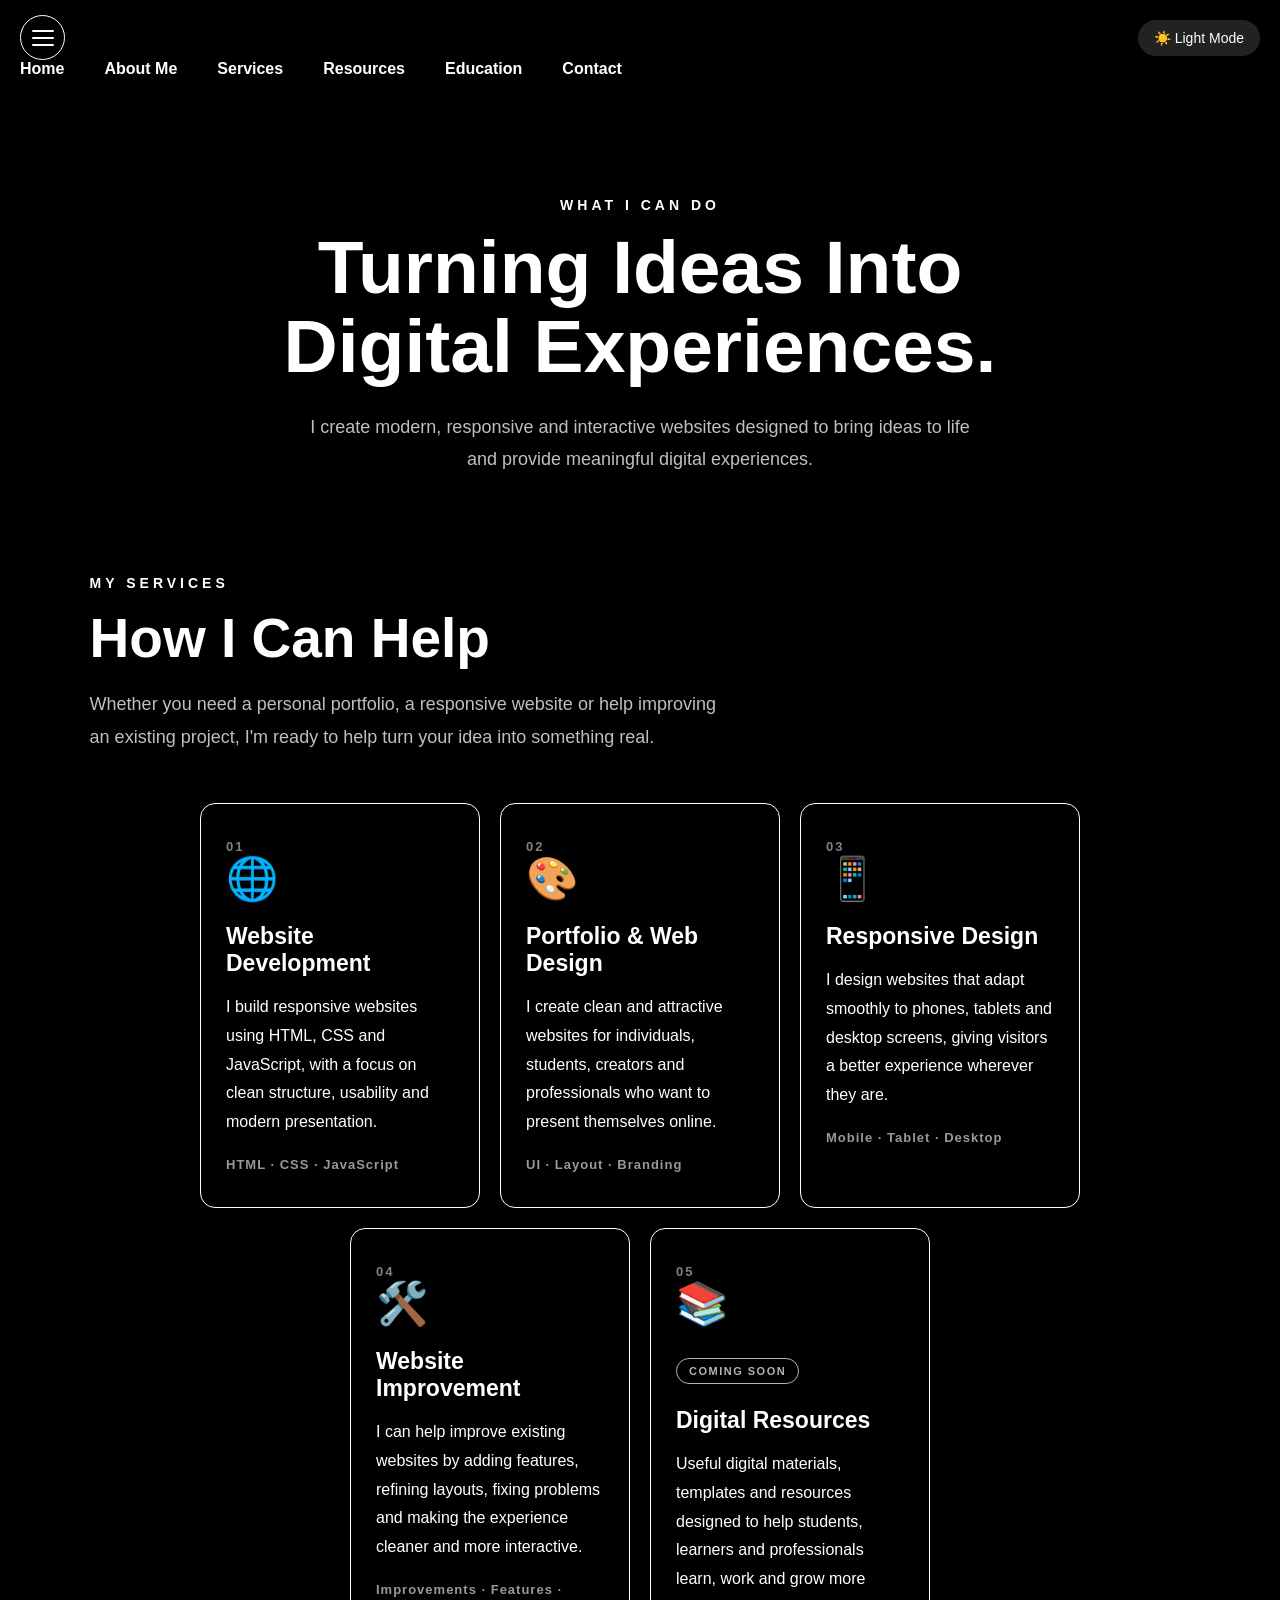
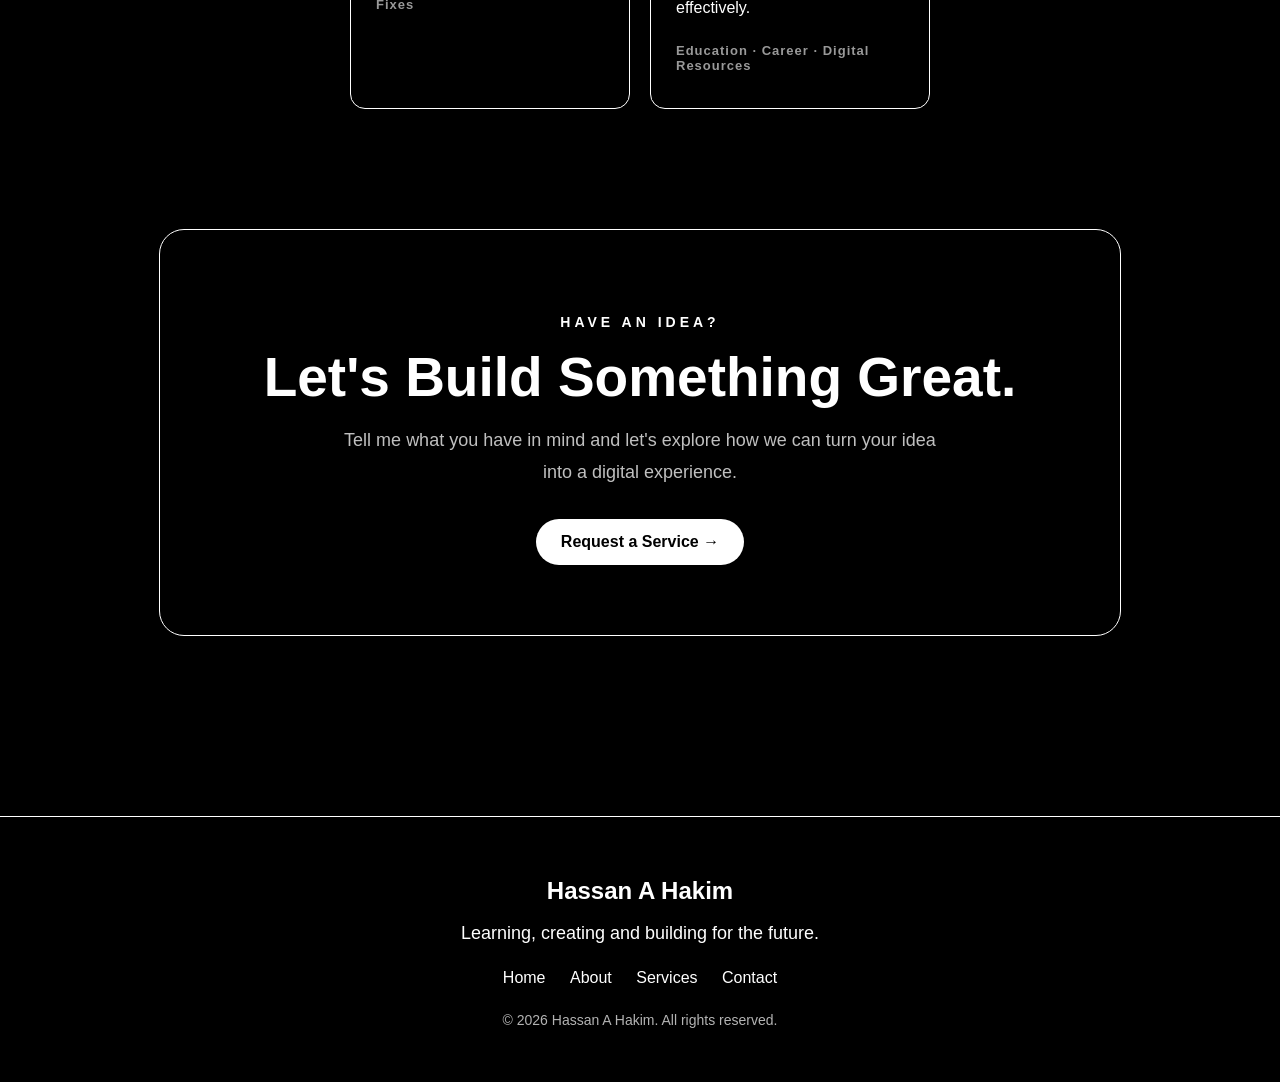
<file: services.html>
<!DOCTYPE html>
<html lang="en">

<head>

    <meta charset="UTF-8">

    <meta name="viewport" content="width=device-width, initial-scale=1.0">

    <title>Services - Hassan A Hakim</title>

    <link rel="icon" type="image/png" href="favicon.png">

    <link rel="stylesheet" href="style.css">

</head>

<body>

    <!-- Theme Button -->

    <button id="themeButton" class="theme-button">
        ☀️ Light Mode
    </button>


    <!-- Navigation -->

    <nav class="main-nav">


        <button
            id="menuButton"
            class="menu-button"
            aria-label="Open navigation menu">

            <span></span>
            <span></span>
            <span></span>

        </button>


        <div id="navLinks" class="nav-links">

    <a href="index.html">Home</a>

    <a href="about.html">About Me</a>

    <a href="services.html">Services</a>

    <a href="resources.html">Resources</a>

    <a href="education.html">Education</a>

    <a href="contact.html">Contact</a>

</div>

    </nav>


    <!-- SERVICES HERO -->

    <main class="services-page">

        <section class="services-hero scroll-reveal">

            <p class="services-tag">
                WHAT I CAN DO
            </p>

            <h1>
                Turning Ideas Into
                <span>Digital Experiences.</span>
            </h1>

            <p class="services-intro">

                I create modern, responsive and interactive
                websites designed to bring ideas to life
                and provide meaningful digital experiences.

            </p>

        </section>


        <!-- SERVICES -->

        <section class="professional-services">

            <div class="service-heading scroll-reveal">

                <p class="services-tag">
                    MY SERVICES
                </p>

                <h2>
                    How I Can Help
                </h2>

                <p>
                    Whether you need a personal portfolio,
                    a responsive website or help improving
                    an existing project, I'm ready to help
                    turn your idea into something real.
                </p>

            </div>


            <div class="services-container">


                <!-- SERVICE 1 -->

                <article class="service-card scroll-left">

                    <div class="service-number">
                        01
                    </div>

                    <div class="service-icon">
                        🌐
                    </div>

                    <h2>
                        Website Development
                    </h2>

                    <p>
                        I build responsive websites using
                        HTML, CSS and JavaScript, with a focus
                        on clean structure, usability and
                        modern presentation.
                    </p>

                    <div class="service-tech">
                        HTML · CSS · JavaScript
                    </div>

                </article>


                <!-- SERVICE 2 -->

                <article class="service-card scroll-reveal">

                    <div class="service-number">
                        02
                    </div>

                    <div class="service-icon">
                        🎨
                    </div>

                    <h2>
                        Portfolio & Web Design
                    </h2>

                    <p>
                        I create clean and attractive websites
                        for individuals, students, creators and
                        professionals who want to present
                        themselves online.
                    </p>

                    <div class="service-tech">
                        UI · Layout · Branding
                    </div>

                </article>


                <!-- SERVICE 3 -->

                <article class="service-card scroll-right">

                    <div class="service-number">
                        03
                    </div>

                    <div class="service-icon">
                        📱
                    </div>

                    <h2>
                        Responsive Design
                    </h2>

                    <p>
                        I design websites that adapt smoothly
                        to phones, tablets and desktop screens,
                        giving visitors a better experience
                        wherever they are.
                    </p>

                    <div class="service-tech">
                        Mobile · Tablet · Desktop
                    </div>

                </article>


                <!-- SERVICE 4 -->

                <article class="service-card scroll-reveal">

                    <div class="service-number">
                        04
                    </div>

                    <div class="service-icon">
                        🛠️
                    </div>

                    <h2>
                        Website Improvement
                    </h2>

                    <p>
                        I can help improve existing websites
                        by adding features, refining layouts,
                        fixing problems and making the experience
                        cleaner and more interactive.
                    </p>

                    <div class="service-tech">
                        Improvements · Features · Fixes
                    </div>

                </article>
                <!-- SERVICE 5 -->

<article class="service-card scroll-reveal">

    <div class="service-number">
        05
    </div>

    <div class="service-icon">
        📚
    </div>

    <span class="service-status">
        COMING SOON
    </span>

    <h2>
        Digital Resources
    </h2>

    <p>
        Useful digital materials, templates and resources
        designed to help students, learners and professionals
        learn, work and grow more effectively.
    </p>

    <div class="service-tech">
        Education · Career · Digital Resources
    </div>

</article>


            </div>

        </section>


        <!-- CALL TO ACTION -->

        <section class="service-cta scroll-reveal">

            <p class="services-tag">
                HAVE AN IDEA?
            </p>

            <h2>
                Let's Build Something Great.
            </h2>

            <p>
                Tell me what you have in mind and let's
                explore how we can turn your idea into
                a digital experience.
            </p>

            <a
                href="contact.html"
                class="service-cta-button">

                Request a Service →

            </a>

        </section>


    </main>


    <!-- FOOTER -->

    <footer>

        <h2>
            Hassan A Hakim
        </h2>

        <p>
            Learning, creating and building for the future.
        </p>

        <div class="footer-links">

            <a href="index.html">
                Home
            </a>

            <a href="about.html">
                About
            </a>

            <a href="services.html">
                Services
            </a>

            <a href="contact.html">
                Contact
            </a>

        </div>

        <p class="copyright">
            © 2026 Hassan A Hakim. All rights reserved.
        </p>

    </footer>


    <!-- JavaScript -->

    <script src="script.js"></script>

</body>

</html>
</file>
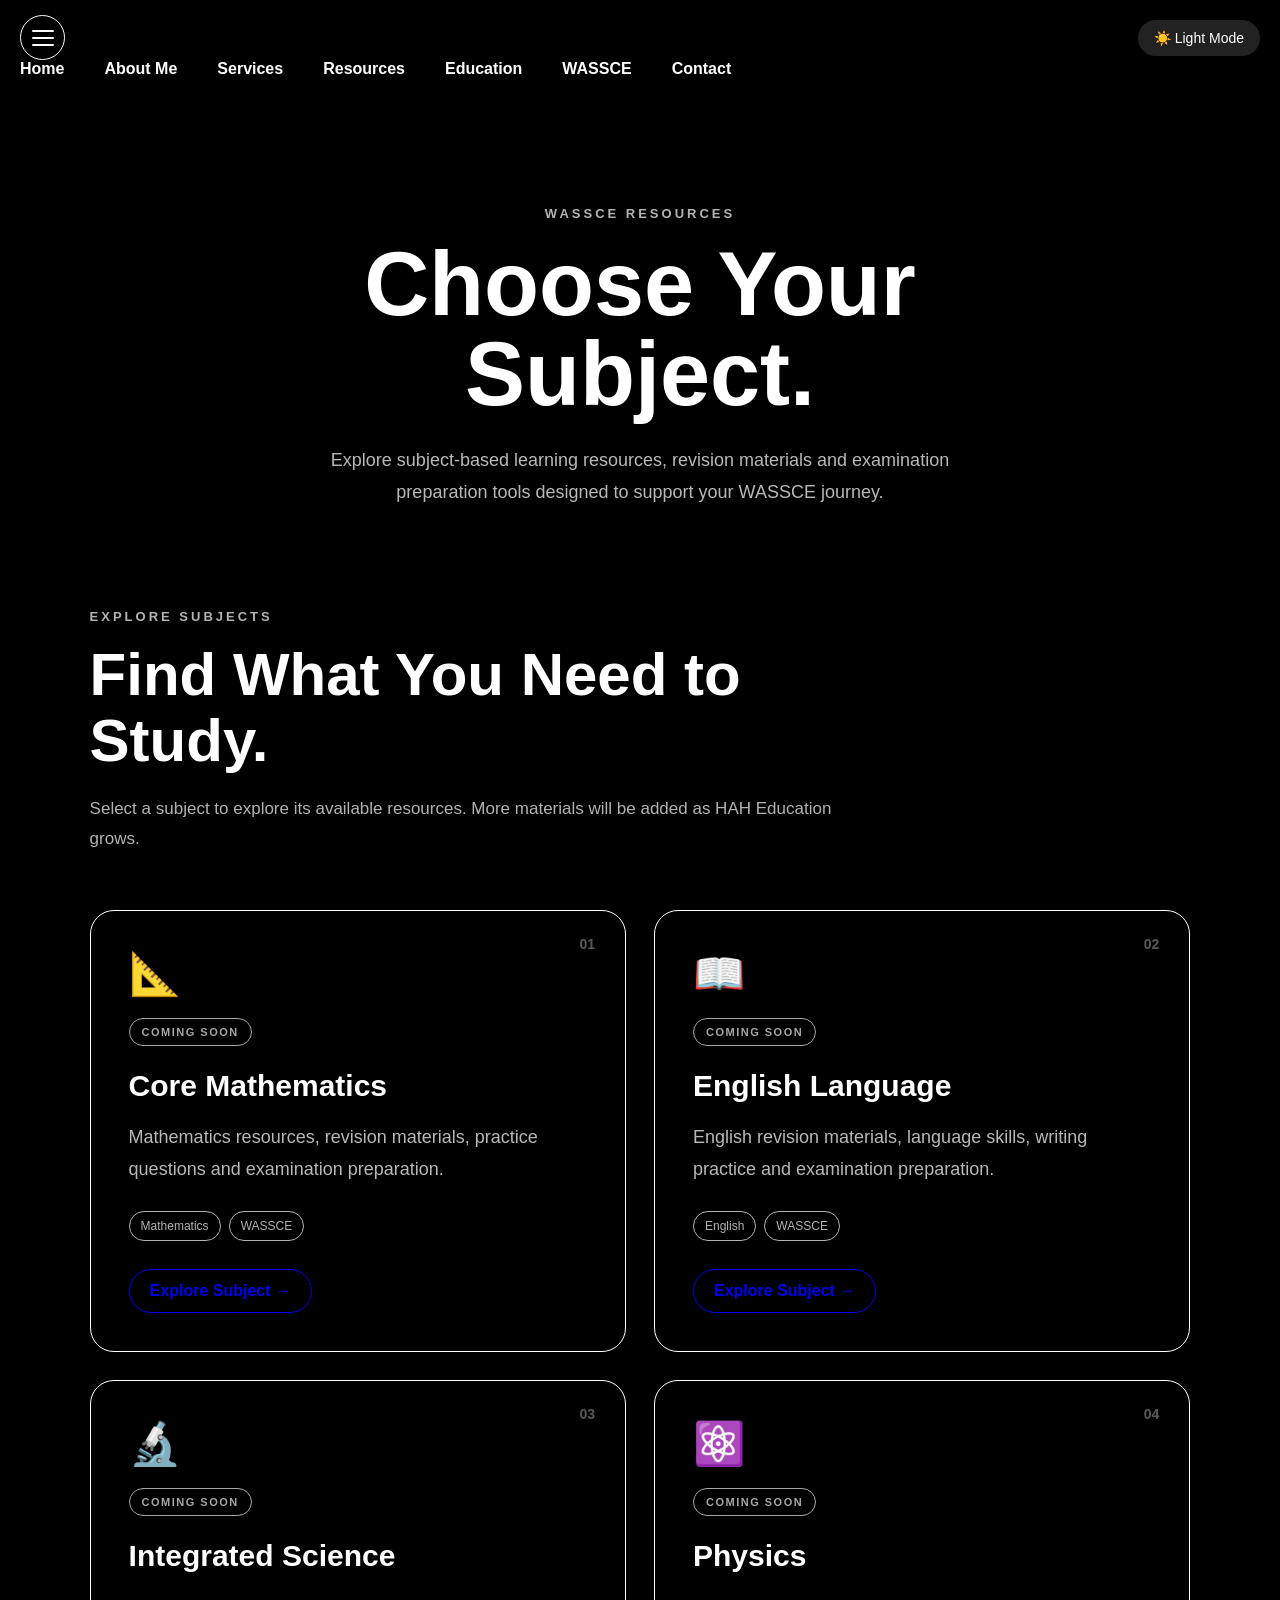
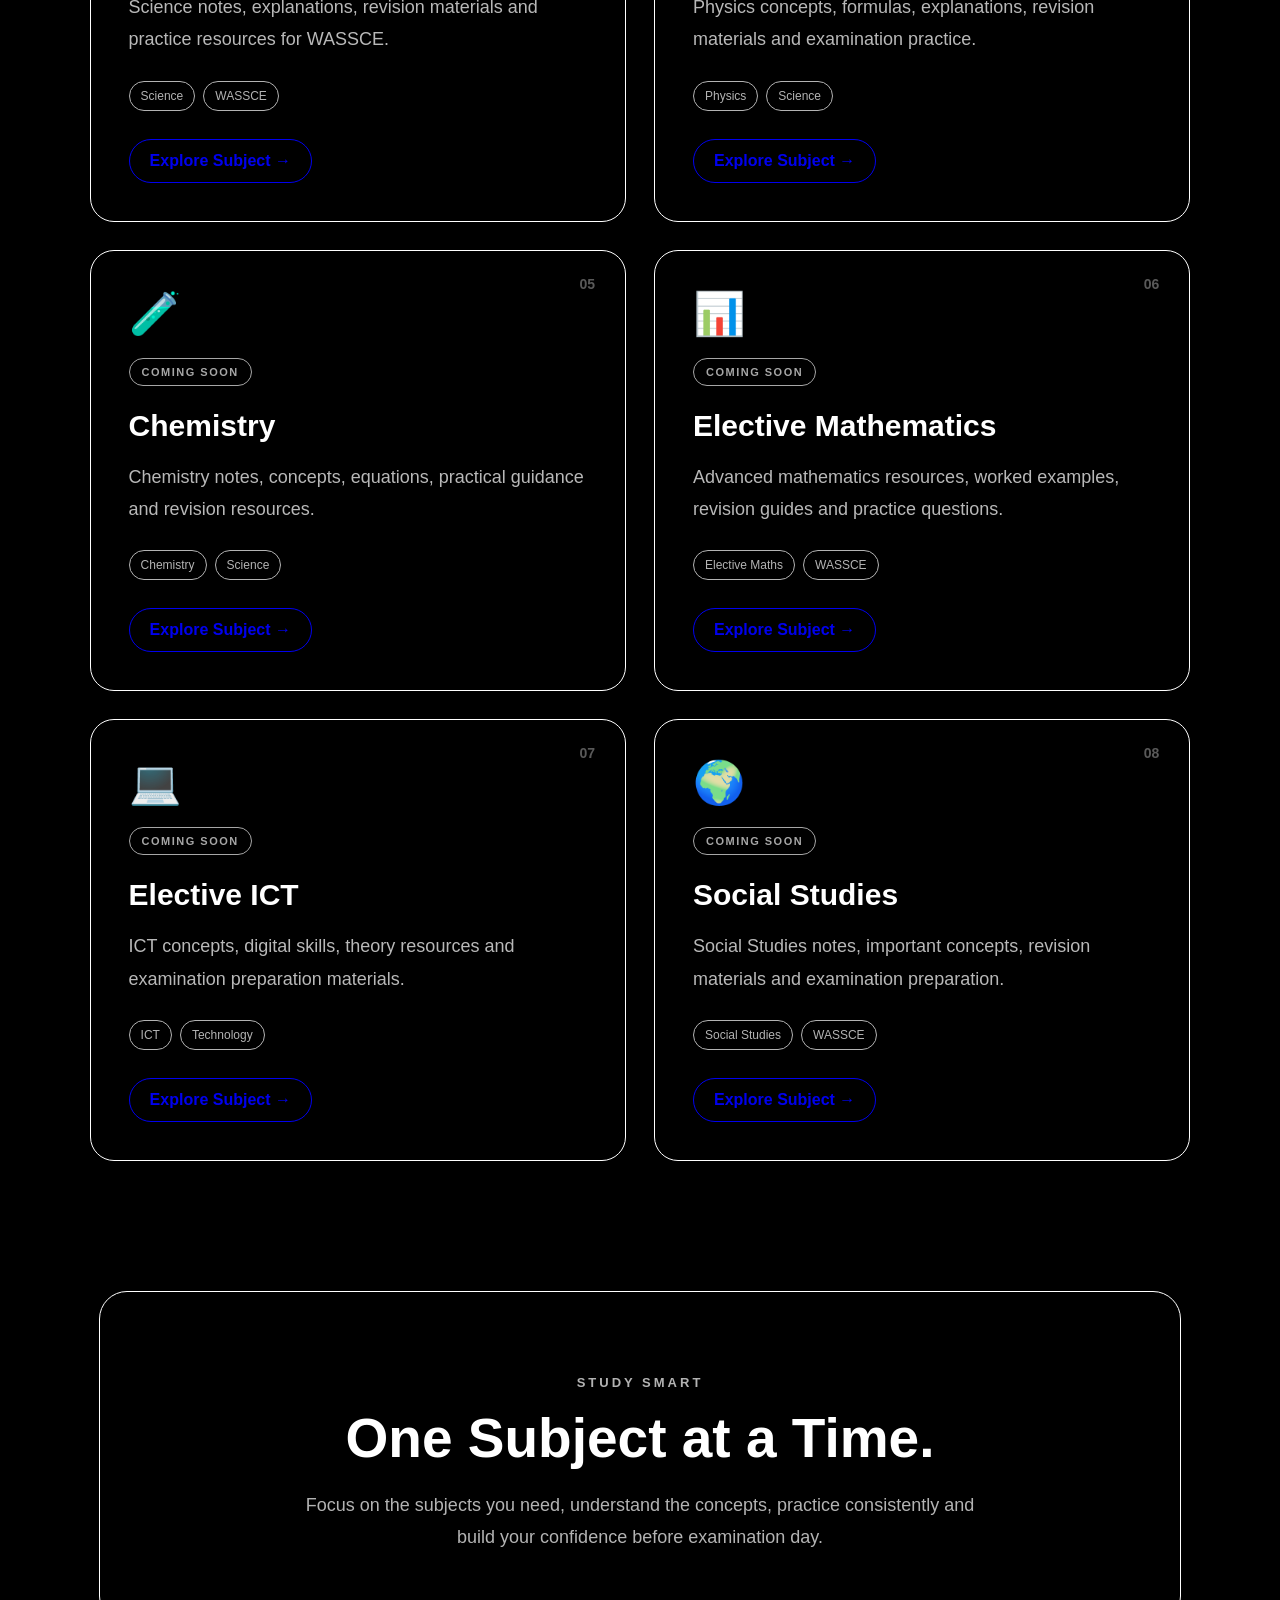
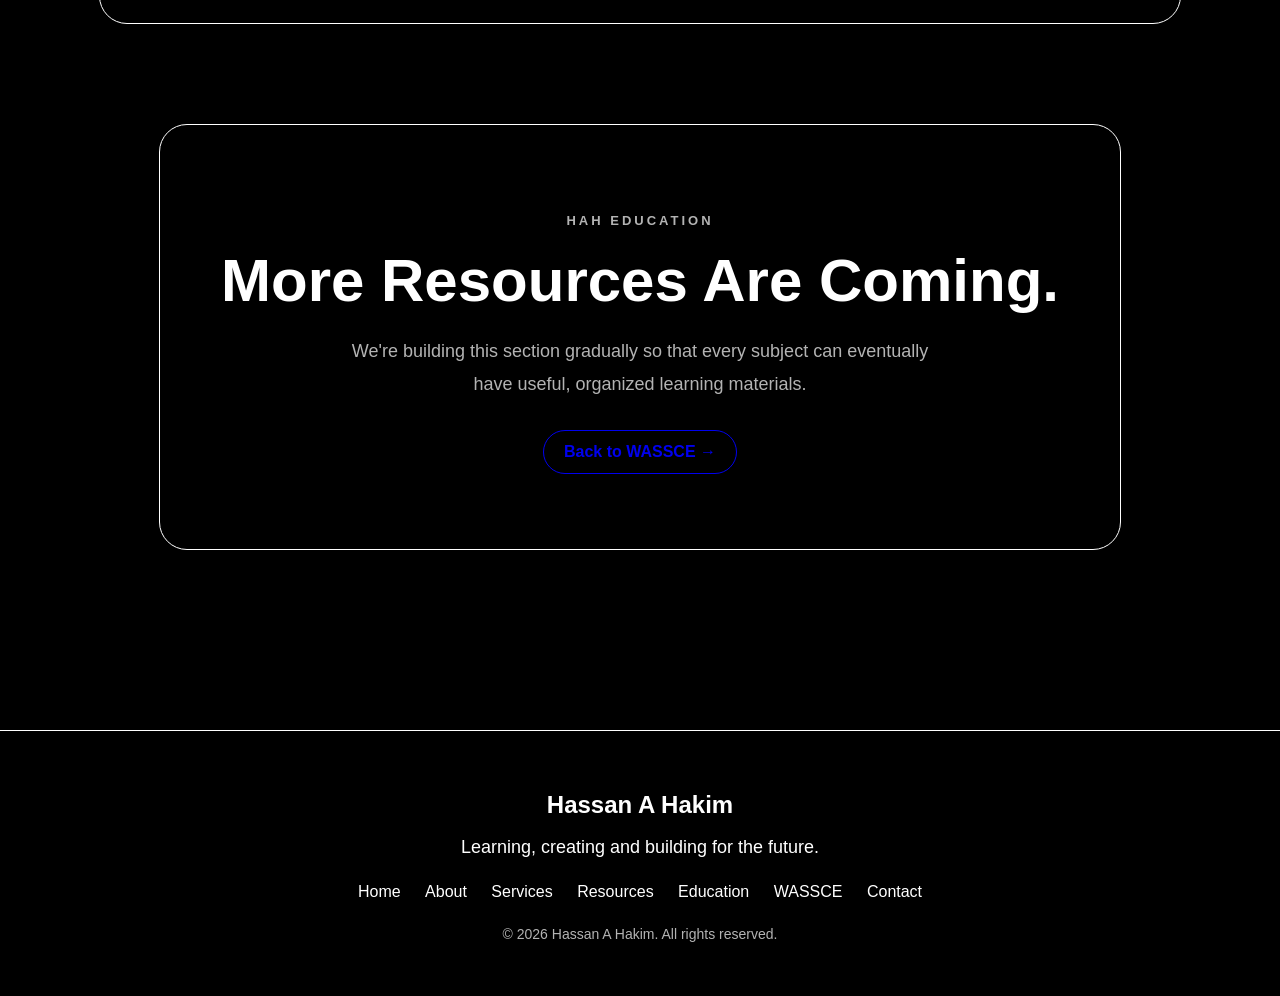
<file: subjects.html>
<!DOCTYPE html>
<html lang="en">

<head>

    <meta charset="UTF-8">

    <meta name="viewport"
          content="width=device-width, initial-scale=1.0">

    <title>WASSCE Subjects - HAH Education</title>

    <link rel="icon"
          type="image/png"
          href="favicon.png">

    <link rel="stylesheet"
          href="style.css">

</head>


<body>


    <!-- Theme Button -->

    <button id="themeButton"
            class="theme-button">

        ☀️ Light Mode

    </button>



    <!-- Navigation -->

    <nav class="main-nav">

        <button
            id="menuButton"
            class="menu-button"
            aria-label="Open navigation menu">

            <span></span>
            <span></span>
            <span></span>

        </button>


        <div id="navLinks"
             class="nav-links">

            <a href="index.html">Home</a>

            <a href="about.html">About Me</a>

            <a href="services.html">Services</a>

            <a href="resources.html">Resources</a>

            <a href="education.html">Education</a>

            <a href="wassce.html">WASSCE</a>

            <a href="contact.html">Contact</a>

        </div>

    </nav>



    <!-- SUBJECTS PAGE -->

    <main class="subjects-page">


        <!-- HERO -->

        <section class="subjects-hero">

            <p class="subjects-tag">
                WASSCE RESOURCES
            </p>


            <h1>

                Choose Your
                <span>Subject.</span>

            </h1>


            <p class="subjects-intro">

                Explore subject-based learning resources,
                revision materials and examination
                preparation tools designed to support
                your WASSCE journey.

            </p>

        </section>



        <!-- SUBJECT SECTION -->

        <section class="subjects-section">


            <div class="subjects-heading">

                <p class="subjects-tag">
                    EXPLORE SUBJECTS
                </p>


                <h2>
                    Find What You Need to Study.
                </h2>


                <p>

                    Select a subject to explore its
                    available resources. More materials
                    will be added as HAH Education grows.

                </p>

            </div>



            <div class="subjects-container">


                <!-- CORE MATHEMATICS -->

                <article class="subject-card">

                    <span class="subject-number">
                        01
                    </span>

                    <div class="subject-icon">
                        📐
                    </div>

                    <span class="subject-status">
                        COMING SOON
                    </span>

                    <h2>
                        Core Mathematics
                    </h2>

                    <p>
                        Mathematics resources, revision
                        materials, practice questions and
                        examination preparation.
                    </p>

                    <div class="subject-tags">

                        <span>
                            Mathematics
                        </span>

                        <span>
                            WASSCE
                        </span>

                    </div>

                    <a href="#" class="subject-button">

                        Explore Subject →

                    </a>

                </article>



                <!-- ENGLISH -->

                <article class="subject-card">

                    <span class="subject-number">
                        02
                    </span>

                    <div class="subject-icon">
                        📖
                    </div>

                    <span class="subject-status">
                        COMING SOON
                    </span>

                    <h2>
                        English Language
                    </h2>

                    <p>
                        English revision materials,
                        language skills, writing practice
                        and examination preparation.
                    </p>

                    <div class="subject-tags">

                        <span>
                            English
                        </span>

                        <span>
                            WASSCE
                        </span>

                    </div>

                    <a href="#"
                       class="subject-button">

                        Explore Subject →

                    </a>

                </article>



                <!-- INTEGRATED SCIENCE -->

                <article class="subject-card">

                    <span class="subject-number">
                        03
                    </span>

                    <div class="subject-icon">
                        🔬
                    </div>

                    <span class="subject-status">
                        COMING SOON
                    </span>

                    <h2>
                        Integrated Science
                    </h2>

                    <p>
                        Science notes, explanations,
                        revision materials and practice
                        resources for WASSCE.
                    </p>

                    <div class="subject-tags">

                        <span>
                            Science
                        </span>

                        <span>
                            WASSCE
                        </span>

                    </div>

                    <a href="#"
                       class="subject-button">

                        Explore Subject →

                    </a>

                </article>



                <!-- PHYSICS -->

                <article class="subject-card">

                    <span class="subject-number">
                        04
                    </span>

                    <div class="subject-icon">
                        ⚛️
                    </div>

                    <span class="subject-status">
                        COMING SOON
                    </span>

                    <h2>
                        Physics
                    </h2>

                    <p>
                        Physics concepts, formulas,
                        explanations, revision materials
                        and examination practice.
                    </p>

                    <div class="subject-tags">

                        <span>
                            Physics
                        </span>

                        <span>
                            Science
                        </span>

                    </div>

                    <a href="physics.html" class="subject-button">

                        Explore Subject →

                    </a>

                </article>



                <!-- CHEMISTRY -->

                <article class="subject-card">

                    <span class="subject-number">
                        05
                    </span>

                    <div class="subject-icon">
                        🧪
                    </div>

                    <span class="subject-status">
                        COMING SOON
                    </span>

                    <h2>
                        Chemistry
                    </h2>

                    <p>
                        Chemistry notes, concepts,
                        equations, practical guidance
                        and revision resources.
                    </p>

                    <div class="subject-tags">

                        <span>
                            Chemistry
                        </span>

                        <span>
                            Science
                        </span>

                    </div>

                    <a href="#"
                       class="subject-button">

                        Explore Subject →

                    </a>

                </article>



                <!-- ELECTIVE MATHEMATICS -->

                <article class="subject-card">

                    <span class="subject-number">
                        06
                    </span>

                    <div class="subject-icon">
                        📊
                    </div>

                    <span class="subject-status">
                        COMING SOON
                    </span>

                    <h2>
                        Elective Mathematics
                    </h2>

                    <p>
                        Advanced mathematics resources,
                        worked examples, revision guides
                        and practice questions.
                    </p>

                    <div class="subject-tags">

                        <span>
                            Elective Maths
                        </span>

                        <span>
                            WASSCE
                        </span>

                    </div>

                    <a href="#"
                       class="subject-button">

                        Explore Subject →

                    </a>

                </article>



                <!-- ELECTIVE ICT -->

                <article class="subject-card">

                    <span class="subject-number">
                        07
                    </span>

                    <div class="subject-icon">
                        💻
                    </div>

                    <span class="subject-status">
                        COMING SOON
                    </span>

                    <h2>
                        Elective ICT
                    </h2>

                    <p>
                        ICT concepts, digital skills,
                        theory resources and examination
                        preparation materials.
                    </p>

                    <div class="subject-tags">

                        <span>
                            ICT
                        </span>

                        <span>
                            Technology
                        </span>

                    </div>

                    <a href="#"
                       class="subject-button">

                        Explore Subject →

                    </a>

                </article>



                <!-- SOCIAL STUDIES -->

                <article class="subject-card">

                    <span class="subject-number">
                        08
                    </span>

                    <div class="subject-icon">
                        🌍
                    </div>

                    <span class="subject-status">
                        COMING SOON
                    </span>

                    <h2>
                        Social Studies
                    </h2>

                    <p>
                        Social Studies notes, important
                        concepts, revision materials and
                        examination preparation.
                    </p>

                    <div class="subject-tags">

                        <span>
                            Social Studies
                        </span>

                        <span>
                            WASSCE
                        </span>

                    </div>

                    <a href="#"
                       class="subject-button">

                        Explore Subject →

                    </a>

                </article>


            </div>

        </section>



        <!-- STUDY MESSAGE -->

        <section class="subjects-purpose">

            <p class="subjects-tag">
                STUDY SMART
            </p>


            <h2>
                One Subject at a Time.
            </h2>


            <p>

                Focus on the subjects you need,
                understand the concepts, practice
                consistently and build your confidence
                before examination day.

            </p>

        </section>



        <!-- CTA -->

        <section class="subjects-cta">

            <p class="subjects-tag">
                HAH EDUCATION
            </p>


            <h2>
                More Resources Are Coming.
            </h2>


            <p>

                We're building this section gradually
                so that every subject can eventually
                have useful, organized learning materials.

            </p>


            <a href="wassce.html"
               class="subject-button">

                Back to WASSCE →

            </a>

        </section>


    </main>



    <!-- FOOTER -->

    <footer>

        <h2>
            Hassan A Hakim
        </h2>


        <p>
            Learning, creating and building for the future.
        </p>


        <div class="footer-links">

            <a href="index.html">Home</a>

            <a href="about.html">About</a>

            <a href="services.html">Services</a>

            <a href="resources.html">Resources</a>

            <a href="education.html">Education</a>

            <a href="wassce.html">WASSCE</a>

            <a href="contact.html">Contact</a>

        </div>


        <p class="copyright">

            © 2026 Hassan A Hakim.
            All rights reserved.

        </p>

    </footer>



    <!-- JAVASCRIPT -->

    <script src="script.js"></script>


</body>

</html>
</file>
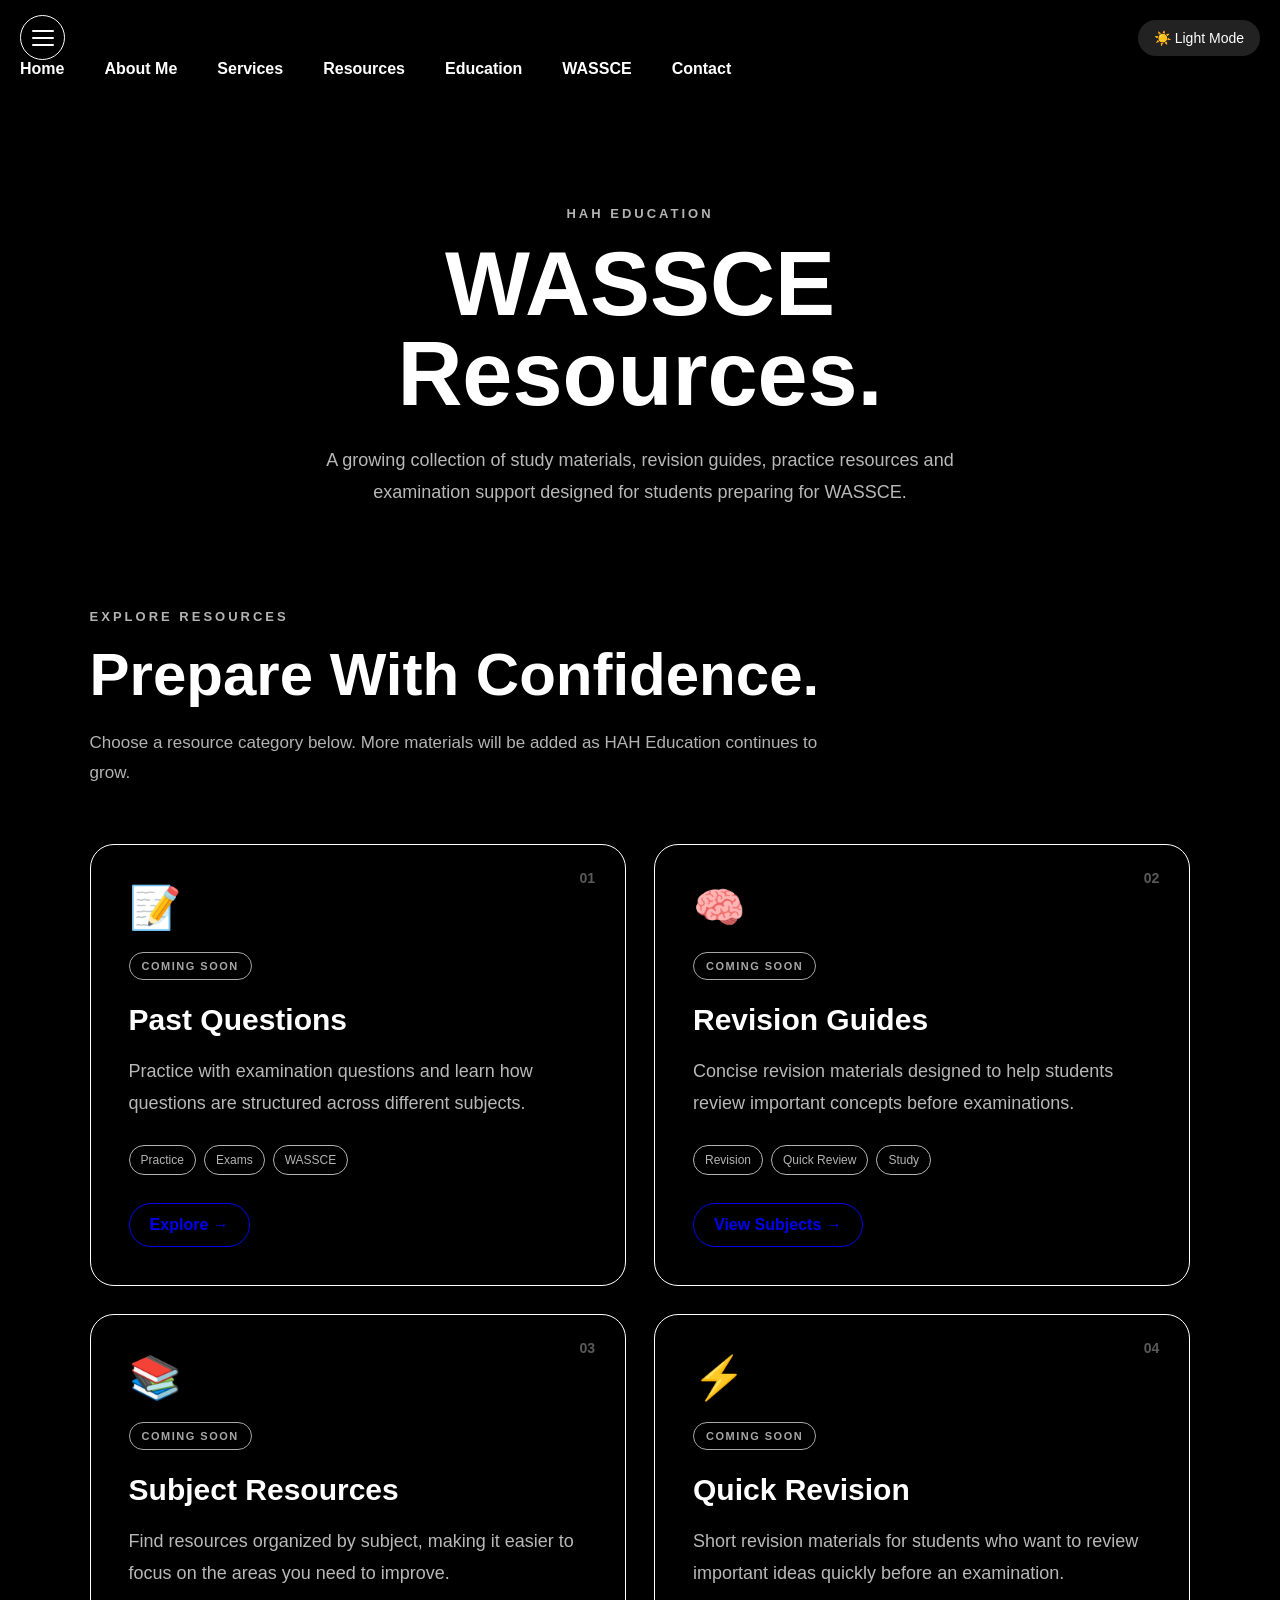
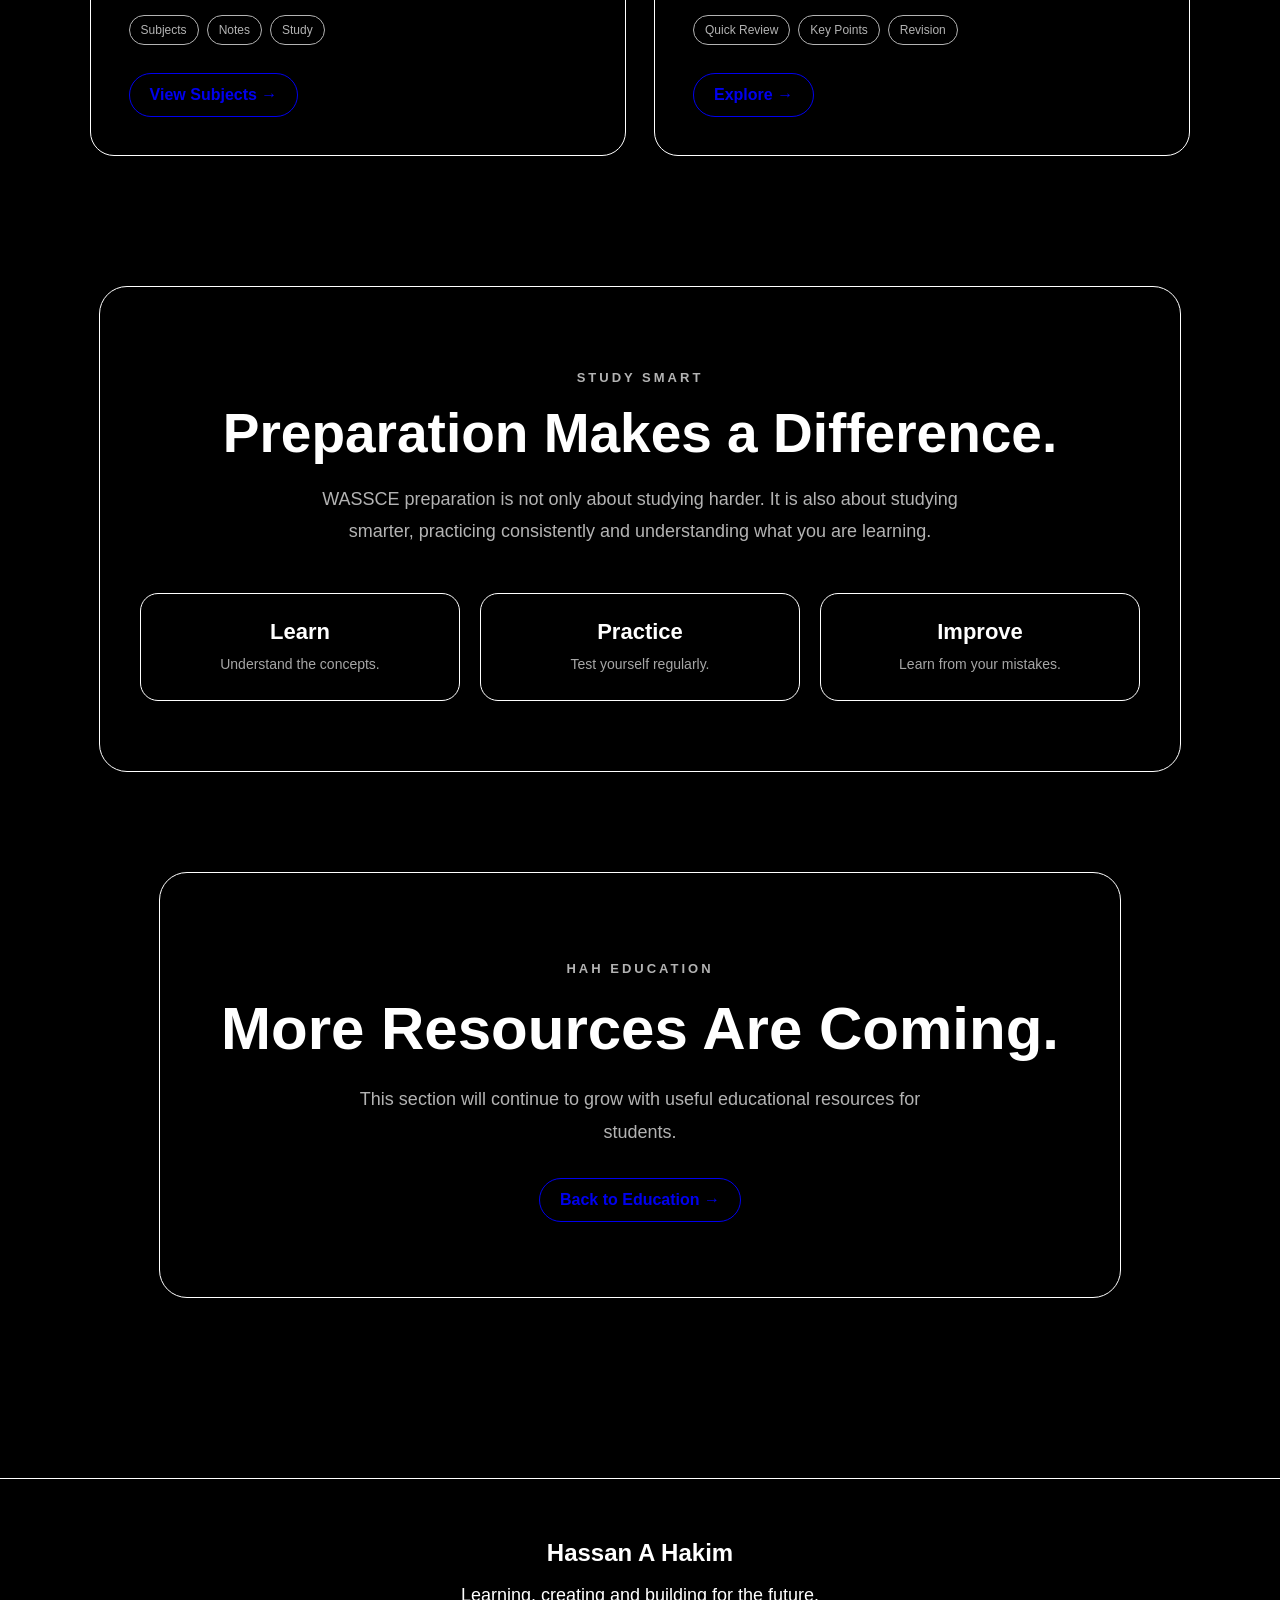
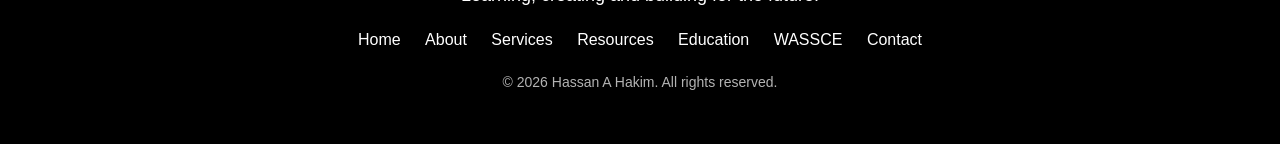
<file: wassce.html>
<!DOCTYPE html>
<html lang="en">

<head>

    <meta charset="UTF-8">

    <meta name="viewport"
          content="width=device-width, initial-scale=1.0">

    <title>WASSCE Resources - HAH Education</title>

    <link rel="icon"
          type="image/png"
          href="favicon.png">

    <link rel="stylesheet"
          href="style.css">

</head>


<body>


    <!-- Theme Button -->

    <button id="themeButton"
            class="theme-button">

        ☀️ Light Mode

    </button>



    <!-- Navigation -->

    <nav class="main-nav">

        <button
            id="menuButton"
            class="menu-button"
            aria-label="Open navigation menu">

            <span></span>
            <span></span>
            <span></span>

        </button>


        <div id="navLinks"
             class="nav-links">

            <a href="index.html">
                Home
            </a>

            <a href="about.html">
                About Me
            </a>

            <a href="services.html">
                Services
            </a>

            <a href="resources.html">
                Resources
            </a>

            <a href="education.html">
                Education
            </a>

            <a href="wassce.html">
                WASSCE
            </a>

            <a href="contact.html">
                Contact
            </a>

        </div>

    </nav>



    <!-- WASSCE PAGE -->

    <main class="wassce-page">


        <!-- HERO -->

        <section class="wassce-hero scroll-reveal">

            <p class="wassce-tag">
                HAH EDUCATION
            </p>


            <h1>

                WASSCE
                <span>Resources.</span>

            </h1>


            <p class="wassce-intro">

                A growing collection of study materials,
                revision guides, practice resources and
                examination support designed for students
                preparing for WASSCE.

            </p>

        </section>



        <!-- RESOURCE CATEGORIES -->

        <section class="wassce-resources">


            <div class="wassce-heading scroll-reveal">

                <p class="wassce-tag">
                    EXPLORE RESOURCES
                </p>


                <h2>
                    Prepare With Confidence.
                </h2>


                <p>

                    Choose a resource category below.
                    More materials will be added as
                    HAH Education continues to grow.

                </p>

            </div>



            <div class="wassce-container">


                <!-- PAST QUESTIONS -->

                <article class="wassce-card scroll-left">

                    <div class="wassce-number">
                        01
                    </div>


                    <div class="wassce-icon">
                        📝
                    </div>


                    <span class="wassce-status">
                        COMING SOON
                    </span>


                    <h2>
                        Past Questions
                    </h2>


                    <p>

                        Practice with examination questions
                        and learn how questions are structured
                        across different subjects.

                    </p>


                    <div class="wassce-tags">

                        <span>
                            Practice
                        </span>

                        <span>
                            Exams
                        </span>

                        <span>
                            WASSCE
                        </span>

                    </div>


                    <a href="#"
                       class="wassce-button">

                        Explore →

                    </a>

                </article>



                <!-- REVISION GUIDES -->

                <article class="wassce-card scroll-reveal">

                    <div class="wassce-number">
                        02
                    </div>


                    <div class="wassce-icon">
                        🧠
                    </div>


                    <span class="wassce-status">
                        COMING SOON
                    </span>


                    <h2>
                        Revision Guides
                    </h2>


                    <p>

                        Concise revision materials designed
                        to help students review important
                        concepts before examinations.

                    </p>


                    <div class="wassce-tags">

                        <span>
                            Revision
                        </span>

                        <span>
                            Quick Review
                        </span>

                        <span>
                            Study
                        </span>

                    </div>


                    <a href="subjects.html"
   class="wassce-button">

    View Subjects →

</a>

                </article>



                <!-- SUBJECT RESOURCES -->

                <article class="wassce-card scroll-right">

                    <div class="wassce-number">
                        03
                    </div>


                    <div class="wassce-icon">
                        📚
                    </div>


                    <span class="wassce-status">
                        COMING SOON
                    </span>


                    <h2>
                        Subject Resources
                    </h2>


                    <p>

                        Find resources organized by subject,
                        making it easier to focus on the areas
                        you need to improve.

                    </p>


                    <div class="wassce-tags">

                        <span>
                            Subjects
                        </span>

                        <span>
                            Notes
                        </span>

                        <span>
                            Study
                        </span>

                    </div>


                    <a href="#"
                       class="wassce-button">

                        View Subjects →

                    </a>

                </article>



                <!-- QUICK REVISION -->

                <article class="wassce-card scroll-reveal">

                    <div class="wassce-number">
                        04
                    </div>


                    <div class="wassce-icon">
                        ⚡
                    </div>


                    <span class="wassce-status">
                        COMING SOON
                    </span>


                    <h2>
                        Quick Revision
                    </h2>


                    <p>

                        Short revision materials for students
                        who want to review important ideas
                        quickly before an examination.

                    </p>


                    <div class="wassce-tags">

                        <span>
                            Quick Review
                        </span>

                        <span>
                            Key Points
                        </span>

                        <span>
                            Revision
                        </span>

                    </div>


                    <a href="#"
                       class="wassce-button">

                        Explore →

                    </a>

                </article>


            </div>

        </section>



        <!-- STUDY MESSAGE -->

        <section class="wassce-purpose scroll-reveal">

            <p class="wassce-tag">
                STUDY SMART
            </p>


            <h2>
                Preparation Makes a Difference.
            </h2>


            <p>

                WASSCE preparation is not only about
                studying harder. It is also about studying
                smarter, practicing consistently and
                understanding what you are learning.

            </p>


            <div class="wassce-points">


                <div>

                    <strong>
                        Learn
                    </strong>

                    <span>
                        Understand the concepts.
                    </span>

                </div>


                <div>

                    <strong>
                        Practice
                    </strong>

                    <span>
                        Test yourself regularly.
                    </span>

                </div>


                <div>

                    <strong>
                        Improve
                    </strong>

                    <span>
                        Learn from your mistakes.
                    </span>

                </div>


            </div>

        </section>



        <!-- CTA -->

        <section class="wassce-cta scroll-reveal">

            <p class="wassce-tag">
                HAH EDUCATION
            </p>


            <h2>
                More Resources Are Coming.
            </h2>


            <p>

                This section will continue to grow with
                useful educational resources for students.

            </p>


            <a href="education.html"
               class="wassce-button">

                Back to Education →

            </a>

        </section>


    </main>



    <!-- FOOTER -->

    <footer>

        <h2>
            Hassan A Hakim
        </h2>


        <p>
            Learning, creating and building for the future.
        </p>


        <div class="footer-links">

            <a href="index.html">
                Home
            </a>

            <a href="about.html">
                About
            </a>

            <a href="services.html">
                Services
            </a>

            <a href="resources.html">
                Resources
            </a>

            <a href="education.html">
                Education
            </a>

            <a href="wassce.html">
                WASSCE
            </a>

            <a href="contact.html">
                Contact
            </a>

        </div>


        <p class="copyright">

            © 2026 Hassan A Hakim.
            All rights reserved.

        </p>

    </footer>



    <!-- JavaScript -->

    <script src="script.js"></script>


</body>

</html>
</file>
<file: style.css>
/* ================================
   BASIC PAGE SETTINGS
================================ */

body {
    background-color: black;
    color: white;
    font-family: Arial, sans-serif;
    margin: 0;
    padding: 0;
}


/* ================================
   GENERAL TEXT
================================ */

h1,
h2,
h3,
p {
    color: white;
}

p {
    font-size: 18px;
}


/* ================================
   NAVIGATION
================================ */

nav {
    background-color: black;
    padding: 15px;
    text-align: center;
}

nav a {
    color: white;
    text-decoration: none;
    margin-right: 20px;
    font-weight: bold;
}

nav a:hover {
    text-decoration: underline;
}


/* ================================
   HERO / HOME PAGE
================================ */

.hero {
    min-height: 80vh;
    display: flex;
    justify-content: center;
    align-items: center;
    text-align: center;
    padding: 40px 20px;
}

.hero-content {
    max-width: 700px;
}

.welcome {
    font-size: 14px;
    font-weight: bold;
    letter-spacing: 3px;
    color: white;
}

.hero h1 {
    font-size: 50px;
    margin: 15px 0;
    color: white;
}

.description {
    font-size: 18px;
    line-height: 1.7;
    color: white;
}


/* ================================
   HOME PAGE BUTTONS
================================ */

.buttons {
    margin-top: 30px;
}

.btn {
    display: inline-block;
    padding: 12px 25px;
    margin: 5px;
    text-decoration: none;
    border-radius: 6px;
    font-weight: bold;
}

.primary {
    background-color: white;
    color: black;
}

.secondary {
    background-color: transparent;
    color: white;
    border: 2px solid white;
}

.btn:hover {
    opacity: 0.7;
}


/* ================================
   GREETING
================================ */

#greeting {
    color: white !important;
    font-size: 20px;
    font-weight: bold;
    margin-top: 15px;
}

.light-mode #greeting {
    color: black !important;
}


/* ================================
   THEME BUTTON
================================ */

.theme-button {
    position: fixed;
    top: 20px;
    right: 20px;
    z-index: 1000;

    padding: 10px 16px;

    border: none;
    border-radius: 25px;

    cursor: pointer;
    font-size: 14px;

    background-color: white;
    color: black;
}

body:not(.light-mode) .theme-button {
    background-color: #222;
    color: white;
}

.light-mode .theme-button {
    background-color: black;
    color: white;
}


/* ================================
   MOBILE MENU BUTTON
================================ */

.menu-button {
    display: none;
    background: none;
    border: none;
    color: white;
    font-size: 28px;
    cursor: pointer;
}


/* ================================
   NAVIGATION LINKS CONTAINER
================================ */

.nav-links {
    display: flex;
    gap: 20px;
    align-items: center;
}


/* ================================
   CONTACT PAGE
================================ */

.contact-section {
    max-width: 600px;
    margin: 60px auto;
    padding: 20px;
    text-align: center;
}

.contact-section h1 {
    font-size: 40px;
    color: white;
}

.contact-section > p {
    color: white;
    line-height: 1.6;
}

.contact-section form {
    margin-top: 30px;
    text-align: left;
}

.contact-section label {
    display: block;
    margin-top: 20px;
    margin-bottom: 8px;
    font-weight: bold;
    color: white;
}

.contact-section input,
.contact-section textarea {
    width: 100%;
    padding: 12px;
    box-sizing: border-box;

    background-color: black;
    color: white;

    border: 1px solid white;
    border-radius: 5px;

    font-size: 16px;
}

.contact-section textarea {
    height: 150px;
    resize: vertical;
}

.contact-section button {
    margin-top: 25px;
    padding: 12px 25px;

    background-color: white;
    color: black;

    border: none;
    border-radius: 5px;

    font-weight: bold;
    cursor: pointer;
}

#formMessage {
    color: white !important;
    font-weight: bold;
    margin-top: 20px;
}


/* ================================
   SERVICES PAGE
================================ */

.services-section {
    max-width: 1100px;
    margin: 60px auto;
    padding: 20px;
    text-align: center;
}

.services-section h1 {
    font-size: 45px;
    margin: 10px 0;
    color: white;
}

.services-intro {
    font-size: 18px;
    margin-bottom: 40px;
    color: white;
}

.services-container {
    display: flex;
    justify-content: center;
    gap: 20px;
    flex-wrap: wrap;
}

.service-card {
    width: 280px;
    padding: 30px 20px;

    border: 1px solid white;
    border-radius: 10px;

    box-sizing: border-box;
}

.service-card h2 {
    margin-bottom: 15px;
    color: white;
}

.service-card p {
    line-height: 1.6;
    color: white;
}


/* ================================
   FOOTER
================================ */

footer {
    margin-top: 80px;
    padding: 40px 20px;
    text-align: center;
    border-top: 1px solid white;
}

footer h2 {
    margin-bottom: 10px;
    color: white;
}

footer p {
    color: white;
}

.footer-links {
    margin: 25px 0;
}

.footer-links a {
    color: white;
    text-decoration: none;
    margin: 0 10px;
}

.footer-links a:hover {
    text-decoration: underline;
}

.copyright {
    font-size: 14px;
    opacity: 0.7;
}


/* ================================
   LIGHT MODE
================================ */

.light-mode {
    background-color: white;
    color: black;
}

.light-mode h1,
.light-mode h2,
.light-mode h3,
.light-mode p,
.light-mode .welcome,
.light-mode .description {
    color: black !important;
}

.light-mode nav {
    background-color: white;
}

.light-mode nav a {
    color: black;
}

.light-mode .secondary {
    color: black;
    border-color: black;
}

.light-mode .primary {
    background-color: black;
    color: white;
}

.light-mode footer {
    border-top-color: black;
}

.light-mode footer h2,
.light-mode footer p {
    color: black !important;
}

.light-mode .footer-links a {
    color: black;
}

.light-mode .contact-section h1,
.light-mode .contact-section > p,
.light-mode .contact-section label {
    color: black !important;
}

.light-mode .contact-section input,
.light-mode .contact-section textarea {
    background-color: white;
    color: black;
    border-color: black;
}

.light-mode .contact-section button {
    background-color: black;
    color: white;
}

.light-mode #formMessage {
    color: black !important;
}

.light-mode .service-card {
    border-color: black;
}

.light-mode .service-card h2,
.light-mode .service-card p,
.light-mode .services-section h1,
.light-mode .services-intro {
    color: black !important;
}


/* ================================
   MOBILE RESPONSIVE DESIGN
================================ */

@media (max-width: 600px) {

    nav {
        text-align: center;
    }

    nav a {
        display: block;
        margin: 10px 0;
    }

    .hero h1 {
        font-size: 36px;
    }

    .description {
        font-size: 16px;
    }

    .btn {
        display: block;
        margin: 10px auto;
        max-width: 200px;
    }

    .services-container {
        flex-direction: column;
        align-items: center;
    }

    .service-card {
        width: 100%;
        max-width: 350px;
    }

    .contact-section {
        margin: 30px 15px;
        padding: 20px;
    }

    .contact-section h1 {
        font-size: 32px;
    }

    .theme-button {
        top: 15px;
        right: 15px;
    }

}/* ================================
   BASIC PAGE SETTINGS
================================ */

body {
    background-color: black;
    color: white;
    font-family: Arial, sans-serif;
    margin: 0;
    padding: 0;
}


/* ================================
   GENERAL TEXT
================================ */

h1,
h2,
h3,
p {
    color: white;
}

p {
    font-size: 18px;
}


/* ================================
   NAVIGATION
================================ */

nav {
    background-color: black;
    padding: 15px;
    text-align: center;
}

nav a {
    color: white;
    text-decoration: none;
    margin-right: 20px;
    font-weight: bold;
}

nav a:hover {
    text-decoration: underline;
}


/* ================================
   HERO / HOME PAGE
================================ */

.hero {
    min-height: 80vh;
    display: flex;
    justify-content: center;
    align-items: center;
    text-align: center;
    padding: 40px 20px;
}

.hero-content {
    max-width: 700px;
}

.welcome {
    font-size: 14px;
    font-weight: bold;
    letter-spacing: 3px;
    color: white;
}

.hero h1 {
    font-size: 50px;
    margin: 15px 0;
    color: white;
}

.description {
    font-size: 18px;
    line-height: 1.7;
    color: white;
}


/* ================================
   HOME PAGE BUTTONS
================================ */

.buttons {
    margin-top: 30px;
}

.btn {
    display: inline-block;
    padding: 12px 25px;
    margin: 5px;
    text-decoration: none;
    border-radius: 6px;
    font-weight: bold;
}

.primary {
    background-color: white;
    color: black;
}

.secondary {
    background-color: transparent;
    color: white;
    border: 2px solid white;
}

.btn:hover {
    opacity: 0.7;
}


/* ================================
   GREETING
================================ */

#greeting {
    color: white !important;
    font-size: 20px;
    font-weight: bold;
    margin-top: 15px;
}

.light-mode #greeting {
    color: black !important;
}


/* ================================
   THEME BUTTON
================================ */

.theme-button {
    position: fixed;
    top: 20px;
    right: 20px;
    z-index: 1000;

    padding: 10px 16px;

    border: none;
    border-radius: 25px;

    cursor: pointer;
    font-size: 14px;

    background-color: white;
    color: black;
}

body:not(.light-mode) .theme-button {
    background-color: #222;
    color: white;
}

.light-mode .theme-button {
    background-color: black;
    color: white;
}


/* ================================
   MOBILE MENU BUTTON
================================ */

.menu-button {
    display: none;
    background: none;
    border: none;
    color: white;
    font-size: 28px;
    cursor: pointer;
}


/* ================================
   NAVIGATION LINKS CONTAINER
================================ */

.nav-links {
    display: flex;
    gap: 20px;
    align-items: center;
}


/* ================================
   CONTACT PAGE
================================ */

.contact-section {
    max-width: 600px;
    margin: 60px auto;
    padding: 20px;
    text-align: center;
}

.contact-section h1 {
    font-size: 40px;
    color: white;
}

.contact-section > p {
    color: white;
    line-height: 1.6;
}

.contact-section form {
    margin-top: 30px;
    text-align: left;
}

.contact-section label {
    display: block;
    margin-top: 20px;
    margin-bottom: 8px;
    font-weight: bold;
    color: white;
}

.contact-section input,
.contact-section textarea {
    width: 100%;
    padding: 12px;
    box-sizing: border-box;

    background-color: black;
    color: white;

    border: 1px solid white;
    border-radius: 5px;

    font-size: 16px;
}

.contact-section textarea {
    height: 150px;
    resize: vertical;
}

.contact-section button {
    margin-top: 25px;
    padding: 12px 25px;

    background-color: white;
    color: black;

    border: none;
    border-radius: 5px;

    font-weight: bold;
    cursor: pointer;
}

#formMessage {
    color: white !important;
    font-weight: bold;
    margin-top: 20px;
}


/* ================================
   SERVICES PAGE
================================ */

.services-section {
    max-width: 1100px;
    margin: 60px auto;
    padding: 20px;
    text-align: center;
}

.services-section h1 {
    font-size: 45px;
    margin: 10px 0;
    color: white;
}

.services-intro {
    font-size: 18px;
    margin-bottom: 40px;
    color: white;
}

.services-container {
    display: flex;
    justify-content: center;
    gap: 20px;
    flex-wrap: wrap;
}

.service-card {
    width: 280px;
    padding: 30px 20px;

    border: 1px solid white;
    border-radius: 10px;

    box-sizing: border-box;
}

.service-card h2 {
    margin-bottom: 15px;
    color: white;
}

.service-card p {
    line-height: 1.6;
    color: white;
}


/* ================================
   FOOTER
================================ */

footer {
    margin-top: 80px;
    padding: 40px 20px;
    text-align: center;
    border-top: 1px solid white;
}

footer h2 {
    margin-bottom: 10px;
    color: white;
}

footer p {
    color: white;
}

.footer-links {
    margin: 25px 0;
}

.footer-links a {
    color: white;
    text-decoration: none;
    margin: 0 10px;
}

.footer-links a:hover {
    text-decoration: underline;
}

.copyright {
    font-size: 14px;
    opacity: 0.7;
}


/* ================================
   LIGHT MODE
================================ */

.light-mode {
    background-color: white;
    color: black;
}

.light-mode h1,
.light-mode h2,
.light-mode h3,
.light-mode p,
.light-mode .welcome,
.light-mode .description {
    color: black !important;
}

.light-mode nav {
    background-color: white;
}

.light-mode nav a {
    color: black;
}

.light-mode .secondary {
    color: black;
    border-color: black;
}

.light-mode .primary {
    background-color: black;
    color: white;
}

.light-mode footer {
    border-top-color: black;
}

.light-mode footer h2,
.light-mode footer p {
    color: black !important;
}

.light-mode .footer-links a {
    color: black;
}

.light-mode .contact-section h1,
.light-mode .contact-section > p,
.light-mode .contact-section label {
    color: black !important;
}

.light-mode .contact-section input,
.light-mode .contact-section textarea {
    background-color: white;
    color: black;
    border-color: black;
}

.light-mode .contact-section button {
    background-color: black;
    color: white;
}

.light-mode #formMessage {
    color: black !important;
}

.light-mode .service-card {
    border-color: black;
}

.light-mode .service-card h2,
.light-mode .service-card p,
.light-mode .services-section h1,
.light-mode .services-intro {
    color: black !important;
}


/* ================================
   MOBILE RESPONSIVE DESIGN
================================ */

@media (max-width: 600px) {

    nav {
        text-align: center;
    }

    nav a {
        display: block;
        margin: 10px 0;
    }

    .hero h1 {
        font-size: 36px;
    }

    .description {
        font-size: 16px;
    }

    .btn {
        display: block;
        margin: 10px auto;
        max-width: 200px;
    }

    .services-container {
        flex-direction: column;
        align-items: center;
    }

    .service-card {
        width: 100%;
        max-width: 350px;
    }

    .contact-section {
        margin: 30px 15px;
        padding: 20px;
    }

    .contact-section h1 {
        font-size: 32px;
    }

    .theme-button {
        top: 15px;
        right: 15px;
    }

}
/* ===== MOBILE NAVIGATION ===== */

.main-nav {
    position: relative;
    padding: 15px 20px;
}

.menu-button {
    display: none;
    background: none;
    border: none;
    color: white;
    font-size: 30px;
    cursor: pointer;
}

.nav-links {
    display: flex;
    gap: 20px;
    align-items: center;
}

.nav-links a {
    color: white;
    text-decoration: none;
    font-weight: bold;
}

/* Light mode */
.light-mode .menu-button {
    color: black;
}

.light-mode .nav-links a {
    color: black;
}

/* Mobile screen */
@media (max-width: 600px) {

    .menu-button {
        display: block;
    }

    .nav-links {
        display: none;
        flex-direction: column;
        align-items: flex-start;
        gap: 15px;
        margin-top: 15px;
    }

    .nav-links.show {
        display: flex;
    }

}
/* =================================
   ABOUT PAGE
================================= */

.about-section {
    max-width: 900px;
    margin: 60px auto;
    padding: 30px 20px;
    text-align: center;
}

.about-tag {
    font-size: 14px;
    letter-spacing: 4px;
    font-weight: bold;
    margin-bottom: 15px;
}

.about-section h1 {
    font-size: 48px;
    margin: 10px 0 25px;
}

.about-intro {
    max-width: 700px;
    margin: 0 auto 45px;
    font-size: 19px;
    line-height: 1.8;
}


/* About cards */

.about-card {
    max-width: 750px;
    margin: 25px auto;
    padding: 30px;

    border: 1px solid white;
    border-radius: 12px;

    text-align: left;
}

.about-card h2 {
    margin-top: 0;
    margin-bottom: 15px;
    font-size: 25px;
}

.about-card p {
    line-height: 1.8;
}


/* Vision card */

.vision-card {
    margin-top: 40px;
}

.vision-quote {
    font-weight: bold;
    font-size: 20px;
    margin-top: 25px;
}


/* Light mode */

.light-mode .about-card {
    border-color: black;
}

.light-mode .about-tag,
.light-mode .about-section h1,
.light-mode .about-intro,
.light-mode .about-card h2,
.light-mode .about-card p,
.light-mode .vision-quote {
    color: black !important;
}


/* Mobile */

@media (max-width: 600px) {

    .about-section {
        margin: 35px auto;
        padding: 20px 15px;
    }

    .about-section h1 {
        font-size: 34px;
    }

    .about-intro {
        font-size: 17px;
    }

    .about-card {
        padding: 22px;
    }

    .about-card h2 {
        font-size: 22px;
    }

}
/* =================================
   SERVICES PAGE UPGRADE
================================= */

.services-tag {
    font-size: 14px;
    letter-spacing: 4px;
    font-weight: bold;
    margin-bottom: 15px;
}

.services-section h1 {
    font-size: 48px;
    margin-bottom: 20px;
}

.services-intro {
    max-width: 700px;
    margin: 0 auto 50px;
    line-height: 1.8;
}


/* Service cards */

.service-card {
    position: relative;
    width: 280px;
    min-height: 260px;

    padding: 35px 25px;

    border: 1px solid white;
    border-radius: 15px;

    box-sizing: border-box;

    transition: transform 0.3s ease,
                box-shadow 0.3s ease;
}


/* Service icons */

.service-icon {
    font-size: 42px;
    margin-bottom: 20px;
}


/* Card headings */

.service-card h2 {
    font-size: 23px;
    margin-bottom: 15px;
}


/* Card descriptions */

.service-card p {
    font-size: 16px;
    line-height: 1.7;
}


/* Hover effect */

.service-card:hover {
    transform: translateY(-8px);
    box-shadow: 0 10px 25px rgba(255, 255, 255, 0.15);
}


/* Light mode */

.light-mode .services-tag,
.light-mode .services-section h1,
.light-mode .services-intro {
    color: black !important;
}

.light-mode .service-card {
    border-color: black;
}

.light-mode .service-card h2,
.light-mode .service-card p {
    color: black !important;
}

.light-mode .service-card:hover {
    box-shadow: 0 10px 25px rgba(0, 0, 0, 0.15);
}


/* Mobile */

@media (max-width: 600px) {

    .services-section {
        margin: 35px auto;
        padding: 20px 15px;
    }

    .services-section h1 {
        font-size: 36px;
    }

    .services-intro {
        font-size: 17px;
        margin-bottom: 35px;
    }

    .service-card {
        width: 100%;
        max-width: 350px;
        min-height: auto;
    }

}
/* =================================
   SKILLS SECTION
================================= */

.skills-section {
    max-width: 900px;
    margin: 80px auto;
    padding: 40px 20px;
    text-align: center;
}

.skills-tag {
    font-size: 14px;
    letter-spacing: 4px;
    font-weight: bold;
    margin-bottom: 15px;
}

.skills-section h2 {
    font-size: 45px;
    margin: 10px 0 20px;
}

.skills-intro {
    max-width: 700px;
    margin: 0 auto 50px;
    line-height: 1.8;
}


/* Skill cards */

.skills-container {
    display: grid;
    grid-template-columns: repeat(2, 1fr);
    gap: 25px;
    text-align: left;
}

.skill-card {
    padding: 25px;

    border: 1px solid white;
    border-radius: 12px;

    box-sizing: border-box;

    transition: transform 0.3s ease,
                box-shadow 0.3s ease;
}

.skill-card:hover {
    transform: translateY(-5px);
    box-shadow: 0 8px 20px rgba(255, 255, 255, 0.12);
}


/* Skill name and percentage */

.skill-top {
    display: flex;
    justify-content: space-between;
    align-items: center;

    margin-bottom: 12px;

    font-weight: bold;
}


/* Progress bar background */

.skill-bar {
    width: 100%;
    height: 10px;

    background-color: #333;

    border-radius: 20px;
    overflow: hidden;
}


/* Progress bar */

.skill-progress {
    height: 100%;
    background-color: white;

    border-radius: 20px;

    transform-origin: left;
    animation: skillAnimation 1.5s ease-out;
}


/* Individual skill levels */

.html-progress {
    width: 90%;
}

.css-progress {
    width: 85%;
}

.javascript-progress {
    width: 65%;
}

.responsive-progress {
    width: 80%;
}


/* Progress animation */

@keyframes skillAnimation {

    from {
        transform: scaleX(0);
    }

    to {
        transform: scaleX(1);
    }

}


/* Light mode */

.light-mode .skills-tag,
.light-mode .skills-section h2,
.light-mode .skills-intro,
.light-mode .skill-top {
    color: black !important;
}

.light-mode .skill-card {
    border-color: black;
}

.light-mode .skill-bar {
    background-color: #ddd;
}

.light-mode .skill-progress {
    background-color: black;
}

.light-mode .skill-card:hover {
    box-shadow: 0 8px 20px rgba(0, 0, 0, 0.12);
}


/* Mobile */

@media (max-width: 600px) {

    .skills-section {
        margin: 50px auto;
        padding: 30px 15px;
    }

    .skills-section h2 {
        font-size: 36px;
    }

    .skills-intro {
        font-size: 17px;
        margin-bottom: 35px;
    }

    .skills-container {
        grid-template-columns: 1fr;
        gap: 18px;
    }

    .skill-card {
        padding: 22px;
    }

}
/* =================================
   ADVANCED WEBSITE ANIMATIONS
================================= */

/* Smooth scrolling */

html {
    scroll-behavior: smooth;
}


/* =================================
   PAGE ENTRANCE
================================= */

.hero,
.skills-section,
.profile-section,
.about-section,
.services-section,
.contact-section {
    animation: pageReveal 1s ease-out both;
}

@keyframes pageReveal {

    from {
        opacity: 0;
        transform: translateY(25px);
    }

    to {
        opacity: 1;
        transform: translateY(0);
    }

}


/* =================================
   STAGGERED SKILL CARDS
================================= */

.skill-card {
    animation: cardReveal 0.8s ease-out both;
}

.skill-card:nth-child(1) {
    animation-delay: 0.15s;
}

.skill-card:nth-child(2) {
    animation-delay: 0.3s;
}

.skill-card:nth-child(3) {
    animation-delay: 0.45s;
}

.skill-card:nth-child(4) {
    animation-delay: 0.6s;
}

@keyframes cardReveal {

    from {
        opacity: 0;
        transform: translateY(20px);
    }

    to {
        opacity: 1;
        transform: translateY(0);
    }

}


/* =================================
   SERVICE CARD ANIMATION
================================= */

.service-card {
    animation: serviceReveal 0.8s ease-out both;
}

.service-card:nth-child(1) {
    animation-delay: 0.15s;
}

.service-card:nth-child(2) {
    animation-delay: 0.3s;
}

.service-card:nth-child(3) {
    animation-delay: 0.45s;
}

.service-card:nth-child(4) {
    animation-delay: 0.6s;
}

@keyframes serviceReveal {

    from {
        opacity: 0;
        transform: translateY(25px) scale(0.97);
    }

    to {
        opacity: 1;
        transform: translateY(0) scale(1);
    }

}


/* =================================
   PROFILE ANIMATION
================================= */

.profile-placeholder {
    animation:
        profileFloat 4s ease-in-out infinite,
        profileGlow 3s ease-in-out infinite;
}

@keyframes profileGlow {

    0%,
    100% {
        box-shadow: 0 0 0 rgba(255, 255, 255, 0);
    }

    50% {
        box-shadow: 0 0 30px rgba(255, 255, 255, 0.18);
    }

}


/* =================================
   BUTTON ANIMATION
================================= */

.btn,
.profile-button,
.contact-section button {
    transition:
        transform 0.25s ease,
        box-shadow 0.25s ease,
        opacity 0.25s ease;
}

.btn:hover,
.profile-button:hover,
.contact-section button:hover {
    transform: translateY(-3px);
}


/* =================================
   NAVIGATION ANIMATION
================================= */

.nav-links a {
    position: relative;
    transition: opacity 0.25s ease;
}

.nav-links a::after {
    content: "";

    position: absolute;

    left: 0;
    bottom: -5px;

    width: 0;
    height: 2px;

    background-color: currentColor;

    transition: width 0.3s ease;
}

.nav-links a:hover::after {
    width: 100%;
}


/* =================================
   FOOTER LINK ANIMATION
================================= */

.footer-links a {
    transition:
        transform 0.25s ease,
        opacity 0.25s ease;
}

.footer-links a:hover {
    transform: translateY(-2px);
    opacity: 0.7;
}


/* =================================
   REDUCED MOTION ACCESSIBILITY
================================= */

@media (prefers-reduced-motion: reduce) {

    *,
    *::before,
    *::after {
        animation-duration: 0.01ms !important;
        animation-iteration-count: 1 !important;
        transition-duration: 0.01ms !important;
        scroll-behavior: auto !important;
    }

}
/* =================================
   PROJECTS SECTION
================================= */

.projects-section {
    max-width: 1000px;
    margin: 100px auto;
    padding: 40px 20px;
    text-align: center;
}

.projects-tag {
    font-size: 14px;
    letter-spacing: 4px;
    font-weight: bold;
    margin-bottom: 15px;
}

.projects-section h2 {
    font-size: 48px;
    margin: 10px 0 20px;
}

.projects-intro {
    max-width: 700px;
    margin: 0 auto 50px;
    line-height: 1.8;
}


/* Project cards */

.projects-container {
    display: grid;
    grid-template-columns: repeat(3, 1fr);
    gap: 25px;
    text-align: left;
}

.project-card {
    position: relative;

    padding: 30px;

    border: 1px solid white;
    border-radius: 15px;

    min-height: 280px;

    box-sizing: border-box;

    transition:
        transform 0.3s ease,
        box-shadow 0.3s ease;
}


/* Project number */

.project-number {
    font-size: 14px;
    letter-spacing: 3px;
    font-weight: bold;
    opacity: 0.6;
    margin-bottom: 25px;
}


/* Project title */

.project-card h3 {
    font-size: 23px;
    margin-bottom: 18px;
}


/* Project description */

.project-card p {
    line-height: 1.7;
    font-size: 16px;
}


/* Technologies */

.project-tech {
    position: absolute;
    bottom: 25px;
    left: 30px;

    font-size: 13px;
    font-weight: bold;

    opacity: 0.7;
}


/* Hover effect */

.project-card:hover {
    transform: translateY(-10px);

    box-shadow:
        0 15px 35px rgba(255, 255, 255, 0.15);
}


/* =================================
   PROJECT ANIMATION
================================= */

.project-card {
    animation: projectReveal 0.8s ease-out both;
}

.project-card:nth-child(1) {
    animation-delay: 0.15s;
}

.project-card:nth-child(2) {
    animation-delay: 0.3s;
}

.project-card:nth-child(3) {
    animation-delay: 0.45s;
}

@keyframes projectReveal {

    from {
        opacity: 0;
        transform: translateY(30px);
    }

    to {
        opacity: 1;
        transform: translateY(0);
    }

}


/* =================================
   LIGHT MODE
================================= */

.light-mode .projects-tag,
.light-mode .projects-section h2,
.light-mode .projects-intro {
    color: black !important;
}

.light-mode .project-card {
    border-color: black;
}

.light-mode .project-card h3,
.light-mode .project-card p,
.light-mode .project-number,
.light-mode .project-tech {
    color: black !important;
}

.light-mode .project-card:hover {
    box-shadow:
        0 15px 35px rgba(0, 0, 0, 0.15);
}


/* =================================
   MOBILE
================================= */

@media (max-width: 800px) {

    .projects-container {
        grid-template-columns: 1fr;
        max-width: 500px;
        margin: 0 auto;
    }

    .projects-section {
        margin: 70px auto;
        padding: 30px 15px;
    }

    .projects-section h2 {
        font-size: 36px;
    }

    .projects-intro {
        font-size: 17px;
        margin-bottom: 35px;
    }

    .project-card {
        min-height: 260px;
    }

}
/* =================================
   PROJECT IMAGES
================================= */

.project-image {
    width: 100%;
    height: 180px;
    margin-bottom: 25px;

    border-radius: 10px;
    overflow: hidden;

    background-color: #222;
}

.project-image-placeholder {
    width: 100%;
    height: 100%;

    display: flex;
    justify-content: center;
    align-items: center;

    font-size: 18px;
    font-weight: bold;
    letter-spacing: 2px;

    opacity: 0.6;

    transition:
        transform 0.4s ease,
        opacity 0.4s ease;
}

.project-card:hover .project-image-placeholder {
    transform: scale(1.05);
    opacity: 1;
}


/* Project content */

.project-content {
    padding-bottom: 25px;
}


/* Make project cards flexible */

.project-card {
    overflow: hidden;
}


/* Light mode */

.light-mode .project-image {
    background-color: #eee;
}

.light-mode .project-image-placeholder {
    color: black;
}


/* Mobile */

@media (max-width: 600px) {

    .project-image {
        height: 170px;
    }

}
/* =================================
   PROJECT BUTTONS
================================= */

.project-button {
    display: inline-block;

    margin-top: 20px;
    padding: 10px 18px;

    border: 1px solid white;
    border-radius: 6px;

    color: white;
    text-decoration: none;

    font-size: 14px;
    font-weight: bold;

    transition:
        transform 0.25s ease,
        background-color 0.25s ease,
        color 0.25s ease;
}

.project-button:hover {
    background-color: white;
    color: black;
    transform: translateX(5px);
}


/* Light mode */

.light-mode .project-button {
    color: black;
    border-color: black;
}

.light-mode .project-button:hover {
    background-color: black;
    color: white;
}
/* =================================
   PROJECT STATUS
================================= */

.project-status {
    display: inline-block;

    margin-bottom: 18px;
    padding: 5px 10px;

    border: 1px solid white;
    border-radius: 20px;

    font-size: 11px;
    font-weight: bold;

    letter-spacing: 1.5px;

    opacity: 0.75;
}


/* Light mode */

.light-mode .project-status {
    border-color: black;
    color: black;
}
/* =================================
   PROFILE SECTION
================================= */

.profile-section {
    max-width: 1000px;
    margin: 100px auto;
    padding: 50px 30px;

    display: flex;
    align-items: center;
    justify-content: center;
    gap: 70px;

    border-top: 1px solid white;
    border-bottom: 1px solid white;
}

.profile-image-container {
    flex-shrink: 0;
}

.profile-photo {
    width: 220px;
    height: 220px;

    object-fit: cover;

    border-radius: 50%;

    border: 2px solid white;

    display: block;

    animation:
        profileFloat 4s ease-in-out infinite,
        profileGlow 3s ease-in-out infinite;

    transition: transform 0.4s ease;
}

.profile-photo:hover {
    transform: scale(1.05);
}

.profile-content {
    max-width: 550px;
}

.profile-tag {
    font-size: 13px;
    letter-spacing: 4px;
    font-weight: bold;
}

.profile-content h2 {
    font-size: 45px;
    margin: 10px 0;
}

.profile-content h3 {
    font-size: 20px;
    font-weight: normal;
    margin-bottom: 20px;
}

.profile-content p {
    line-height: 1.8;
}

.profile-button {
    display: inline-block;

    margin-top: 20px;
    padding: 12px 22px;

    border: 1px solid white;
    border-radius: 6px;

    color: white;
    text-decoration: none;
    font-weight: bold;

    transition: 0.3s ease;
}

.profile-button:hover {
    background-color: white;
    color: black;
}


/* Profile animation */

@keyframes profileFloat {

    0%, 100% {
        transform: translateY(0);
    }

    50% {
        transform: translateY(-8px);
    }

}

@keyframes profileGlow {

    0%, 100% {
        box-shadow: 0 0 0 rgba(255, 255, 255, 0);
    }

    50% {
        box-shadow: 0 0 30px rgba(255, 255, 255, 0.18);
    }

}


/* Light mode */

.light-mode .profile-section {
    border-color: black;
}

.light-mode .profile-photo {
    border-color: black;
}

.light-mode .profile-tag,
.light-mode .profile-content h2,
.light-mode .profile-content h3,
.light-mode .profile-content p {
    color: black !important;
}

.light-mode .profile-button {
    color: black;
    border-color: black;
}

.light-mode .profile-button:hover {
    background-color: black;
    color: white;
}


/* Mobile */

@media (max-width: 700px) {

    .profile-section {
        flex-direction: column;
        text-align: center;

        gap: 35px;

        margin: 70px auto;
        padding: 40px 20px;
    }

    .profile-photo {
        width: 180px;
        height: 180px;
    }

    .profile-content h2 {
        font-size: 36px;
    }

    .profile-content h3 {
        font-size: 18px;
    }

}
/* Project image */

.project-image img {
    width: 100%;
    height: 100%;

    object-fit: cover;

    display: block;

    transition: transform 0.4s ease;
}

.project-card:hover .project-image img {
    transform: scale(1.05);
}
/* =================================
   SCROLL-TRIGGERED ANIMATIONS
================================= */

.scroll-reveal {
    opacity: 0;
    transform: translateY(50px);

    transition:
        opacity 0.8s ease,
        transform 0.8s ease;
}

.scroll-reveal.show {
    opacity: 1;
    transform: translateY(0);
}


/* Different animation directions */

.scroll-left {
    opacity: 0;
    transform: translateX(-60px);

    transition:
        opacity 0.8s ease,
        transform 0.8s ease;
}

.scroll-right {
    opacity: 0;
    transform: translateX(60px);

    transition:
        opacity 0.8s ease,
        transform 0.8s ease;
}

.scroll-left.show,
.scroll-right.show {
    opacity: 1;
    transform: translateX(0);
}
/* =================================
   ANIMATED HAMBURGER MENU
================================= */

.menu-button {
    position: relative;

    width: 45px;
    height: 45px;

    display: flex;
    flex-direction: column;
    justify-content: center;
    align-items: center;

    gap: 5px;

    background: transparent;
    border: 1px solid white;
    border-radius: 50%;

    cursor: pointer;

    transition:
        transform 0.4s ease,
        border-color 0.4s ease,
        box-shadow 0.4s ease;
}

.menu-button span {
    display: block;

    width: 22px;
    height: 2px;

    background: white;
    border-radius: 10px;

    transition:
        transform 0.4s ease,
        opacity 0.3s ease,
        width 0.4s ease;
}


/* Hover effect */

.menu-button:hover {
    transform: scale(1.08);

    box-shadow:
        0 0 15px rgba(255, 255, 255, 0.25);
}


/* When menu is open */

.menu-button.active span:nth-child(1) {
    transform: translateY(7px) rotate(45deg);
}

.menu-button.active span:nth-child(2) {
    opacity: 0;
    width: 0;
}

.menu-button.active span:nth-child(3) {
    transform: translateY(-7px) rotate(-45deg);
}


/* Button glow when open */

.menu-button.active {
    box-shadow:
        0 0 20px rgba(255, 255, 255, 0.3);

    transform: rotate(180deg);
}


/* Light mode */

.light-mode .menu-button {
    border-color: black;
}

.light-mode .menu-button span {
    background: black;
}

.light-mode .menu-button:hover {
    box-shadow:
        0 0 15px rgba(0, 0, 0, 0.2);
}
/* =================================
   BEAUTIFUL NAVIGATION ANIMATION
================================= */

.nav-links {
    display: flex;
    gap: 20px;
    align-items: center;

    transition:
        opacity 0.4s ease,
        transform 0.4s ease;
}


/* Mobile navigation */

@media (max-width: 700px) {

    .nav-links {
        display: flex;

        flex-direction: column;
        align-items: center;

        gap: 0;

        max-height: 0;
        overflow: hidden;

        opacity: 0;
        transform: translateY(-15px);

        transition:
            max-height 0.5s ease,
            opacity 0.4s ease,
            transform 0.4s ease;
    }


    /* When menu opens */

    .nav-links.show {
        max-height: 400px;

        opacity: 1;

        transform: translateY(0);

        padding: 15px 0 20px;
    }


    /* Individual navigation links */

    .nav-links a {
        opacity: 0;

        transform: translateY(-10px);

        transition:
            opacity 0.35s ease,
            transform 0.35s ease;

        padding: 10px 20px;

        border-radius: 6px;
    }


    /* Links appear when menu opens */

    .nav-links.show a {
        opacity: 1;
        transform: translateY(0);
    }


    /* Stagger the links */

    .nav-links.show a:nth-child(1) {
        transition-delay: 0.08s;
    }

    .nav-links.show a:nth-child(2) {
        transition-delay: 0.16s;
    }

    .nav-links.show a:nth-child(3) {
        transition-delay: 0.24s;
    }

    .nav-links.show a:nth-child(4) {
        transition-delay: 0.32s;
    }


    /* Hover / touch effect */

    .nav-links a:hover {
        transform: scale(1.05);
    }

}
/* =================================
   PROJECT DETAILS PAGE
================================= */

.project-page {
    max-width: 1000px;
    margin: 0 auto;
    padding: 80px 20px;
}

.project-page-content {
    text-align: center;
}

.project-label {
    font-size: 14px;
    letter-spacing: 4px;
    font-weight: bold;
}

.project-page h1 {
    font-size: 50px;
    margin: 15px 0;
}

.project-intro {
    max-width: 700px;
    margin: 0 auto 40px;
    line-height: 1.7;
}


/* Project image */

.project-page-image {
    width: 100%;
    max-width: 900px;
    margin: 0 auto 50px;
    overflow: hidden;
    border-radius: 15px;
    border: 1px solid white;
}

.project-page-image img {
    width: 100%;
    display: block;
    transition: transform 0.5s ease;
}

.project-page-image:hover img {
    transform: scale(1.03);
}


/* Project information */

.project-details {
    max-width: 750px;
    margin: 0 auto;
    text-align: left;
}

.project-details h2 {
    margin-top: 40px;
    margin-bottom: 15px;
}

.project-details p {
    line-height: 1.8;
}


/* Technology tags */

.technology-list {
    display: flex;
    flex-wrap: wrap;
    gap: 12px;
}

.technology-list span {
    padding: 8px 15px;
    border: 1px solid white;
    border-radius: 20px;
}


/* Back button */

.project-actions {
    margin-top: 50px;
}


/* Light mode */

.light-mode .project-page-image {
    border-color: black;
}

.light-mode .technology-list span {
    border-color: black;
}


/* Mobile */

@media (max-width: 600px) {

    .project-page {
        padding: 50px 20px;
    }

    .project-page h1 {
        font-size: 38px;
    }

    .project-intro {
        font-size: 16px;
    }

    .project-details {
        text-align: left;
    }

}
/* =================================
   PROFESSIONAL HERO SECTION
   ================================= */

.hero {
    min-height: 90vh;
    display: flex;
    align-items: center;
    padding: 80px 8%;
    position: relative;
    overflow: hidden;
}

.hero-content {
    width: 100%;
    max-width: 1200px;
    margin: auto;
    display: flex;
    align-items: center;
    justify-content: space-between;
    gap: 60px;
}

.hero-text {
    max-width: 650px;
}

.welcome {
    font-size: 14px;
    font-weight: 700;
    letter-spacing: 3px;
    margin-bottom: 18px;
    opacity: 0.7;
}

.hero-text h1 {
    font-size: clamp(42px, 7vw, 78px);
    line-height: 1.05;
    margin: 0;
}

.hero-text h1 span {
    display: block;
}

.hero-text h2 {
    font-size: clamp(20px, 3vw, 32px);
    margin: 20px 0;
    font-weight: 500;
}

.hero-text .description {
    max-width: 600px;
    font-size: 17px;
    line-height: 1.8;
    opacity: 0.8;
}

.hero-buttons {
    display: flex;
    flex-wrap: wrap;
    gap: 15px;
    margin-top: 30px;
}

.hero-btn {
    display: inline-block;
    padding: 13px 22px;
    border-radius: 30px;
    text-decoration: none;
    font-weight: 700;
    transition: all 0.3s ease;
}

.primary-btn {
    background: white;
    color: black;
}

.secondary-btn {
    border: 1px solid currentColor;
    color: inherit;
}

.hero-btn:hover {
    transform: translateY(-4px);
}

.hero-profile {
    position: relative;
    width: 310px;
    height: 310px;
    flex-shrink: 0;
    display: flex;
    align-items: center;
    justify-content: center;
}

.hero-profile-image {
    width: 260px;
    height: 260px;
    object-fit: cover;
    border-radius: 50%;
    position: relative;
    z-index: 2;
    border: 4px solid rgba(255, 255, 255, 0.8);
}

.profile-glow {
    position: absolute;
    width: 290px;
    height: 290px;
    border-radius: 50%;
    border: 2px solid currentColor;
    opacity: 0.25;
    animation: profilePulse 3s ease-in-out infinite;
}

.hero-badge {
    position: absolute;
    bottom: 5px;
    right: -10px;
    z-index: 3;
    padding: 10px 16px;
    border-radius: 14px;
    background: rgba(0, 0, 0, 0.85);
    color: white;
    backdrop-filter: blur(10px);
    text-align: center;
}

.hero-badge strong {
    display: block;
    font-size: 18px;
}

.hero-badge span {
    font-size: 11px;
    opacity: 0.75;
}

@keyframes profilePulse {

    0%, 100% {
        transform: scale(0.95);
        opacity: 0.2;
    }

    50% {
        transform: scale(1.08);
        opacity: 0.5;
    }

}


/* =================================
   MOBILE HERO
   ================================= */

@media (max-width: 768px) {

    .hero {
        min-height: auto;
        padding: 70px 6% 60px;
    }

    .hero-content {
        flex-direction: column-reverse;
        text-align: center;
        gap: 45px;
    }

    .hero-profile {
        width: 230px;
        height: 230px;
    }

    .hero-profile-image {
        width: 190px;
        height: 190px;
    }

    .profile-glow {
        width: 215px;
        height: 215px;
    }

    .hero-badge {
        right: -5px;
        bottom: 0;
    }

    .hero-buttons {
        justify-content: center;
    }

}
/* =========================================
   PROFESSIONAL SERVICES PAGE
   ========================================= */

.services-page {
    padding: 90px 7% 60px;
}

.services-hero {
    max-width: 900px;
    margin: 0 auto 100px;
    text-align: center;
}

.services-hero h1 {
    font-size: clamp(42px, 7vw, 75px);
    line-height: 1.05;
    margin: 15px 0 25px;
}

.services-hero h1 span {
    display: block;
}

.services-hero .services-intro {
    max-width: 680px;
    margin: auto;
    font-size: 18px;
    line-height: 1.8;
    opacity: 0.75;
}

.professional-services {
    max-width: 1200px;
    margin: auto;
}

.service-heading {
    max-width: 650px;
    margin-bottom: 50px;
}

.service-heading h2 {
    font-size: clamp(32px, 5vw, 55px);
    margin: 10px 0 15px;
}

.service-heading p:last-child {
    line-height: 1.8;
    opacity: 0.75;
}

.service-number {
    font-size: 13px;
    font-weight: bold;
    letter-spacing: 2px;
    opacity: 0.5;
}

.service-tech {
    margin-top: 20px;
    font-size: 13px;
    font-weight: bold;
    letter-spacing: 1px;
    opacity: 0.6;
}

.service-card {
    position: relative;
    transition: transform 0.35s ease, box-shadow 0.35s ease;
}

.service-card:hover {
    transform: translateY(-8px);
}

.service-card h2 {
    margin-top: 15px;
}

.service-card p {
    line-height: 1.8;
}


/* =========================================
   SERVICE CALL TO ACTION
   ========================================= */

.service-cta {
    max-width: 900px;
    margin: 120px auto 40px;
    padding: 70px 30px;
    text-align: center;
    border-radius: 25px;
    border: 1px solid currentColor;
}

.service-cta h2 {
    font-size: clamp(32px, 5vw, 55px);
    margin: 15px 0;
}

.service-cta p:not(.services-tag) {
    max-width: 600px;
    margin: 0 auto 30px;
    line-height: 1.8;
    opacity: 0.75;
}

.service-cta-button {
    display: inline-block;
    padding: 14px 25px;
    border-radius: 30px;
    text-decoration: none;
    font-weight: bold;
    background: white;
    color: black;
    transition: transform 0.3s ease;
}

.service-cta-button:hover {
    transform: translateY(-4px);
}


/* =========================================
   MOBILE SERVICES
   ========================================= */

@media (max-width: 768px) {

    .services-page {
        padding: 70px 6% 40px;
    }

    .services-hero {
        margin-bottom: 70px;
    }

    .services-hero h1 {
        font-size: 43px;
    }

    .services-hero .services-intro {
        font-size: 16px;
    }

    .service-cta {
        margin-top: 80px;
        padding: 55px 20px;
    }

}
/* =========================================
   PROFESSIONAL CONTACT PAGE
   ========================================= */

.contact-page {
    padding: 80px 7% 60px;
}

.contact-hero {
    max-width: 850px;
    margin: 0 auto 90px;
    text-align: center;
}

.contact-tag,
.form-label {
    font-size: 13px;
    font-weight: 700;
    letter-spacing: 3px;
    opacity: 0.65;
}

.contact-hero h1 {
    font-size: clamp(42px, 7vw, 75px);
    line-height: 1.05;
    margin: 15px 0 25px;
}

.contact-hero h1 span {
    display: block;
}

.contact-hero > p:last-child {
    max-width: 680px;
    margin: auto;
    font-size: 18px;
    line-height: 1.8;
    opacity: 0.75;
}


/* CONTACT CONTAINER */

.contact-container {
    max-width: 1150px;
    margin: auto;
    display: grid;
    grid-template-columns: 0.85fr 1.15fr;
    gap: 70px;
    align-items: start;
}


/* CONTACT INFORMATION */

.contact-info h2 {
    font-size: clamp(32px, 5vw, 52px);
    margin: 15px 0;
}

.contact-info > p {
    line-height: 1.8;
    opacity: 0.75;
}

.contact-points {
    margin-top: 40px;
}

.contact-point {
    display: flex;
    gap: 15px;
    align-items: flex-start;
    margin-bottom: 25px;
}

.contact-icon {
    font-size: 25px;
}

.contact-point strong {
    font-size: 17px;
}

.contact-point p {
    margin: 5px 0 0;
    line-height: 1.5;
    opacity: 0.65;
}


/* FORM */

.contact-form-box {
    padding: 35px;
    border: 1px solid currentColor;
    border-radius: 22px;
}

.contact-form-box h2 {
    font-size: 30px;
    margin: 10px 0;
}

.form-intro {
    opacity: 0.65;
    line-height: 1.6;
    margin-bottom: 30px;
}

.form-group {
    margin-bottom: 20px;
}

.form-group label {
    display: block;
    margin-bottom: 8px;
    font-weight: 700;
}

.form-group input,
.form-group textarea,
.form-group select {
    width: 100%;
    box-sizing: border-box;
    padding: 14px;
    border-radius: 10px;
    border: 1px solid #888;
    background: transparent;
    color: inherit;
    font-size: 16px;
    font-family: inherit;
    outline: none;
}

.form-group textarea {
    resize: vertical;
}

.form-group input:focus,
.form-group textarea:focus,
.form-group select:focus {
    border-width: 2px;
}

.contact-submit {
    width: 100%;
    padding: 15px;
    border: none;
    border-radius: 30px;
    background: white;
    color: black;
    font-size: 16px;
    font-weight: 700;
    cursor: pointer;
    transition: transform 0.3s ease;
}

.contact-submit:hover {
    transform: translateY(-3px);
}

#formMessage {
    margin-top: 18px;
    font-weight: 700;
    line-height: 1.5;
}


/* CTA */

.contact-cta {
    max-width: 850px;
    margin: 120px auto 40px;
    padding: 70px 25px;
    text-align: center;
    border: 1px solid currentColor;
    border-radius: 25px;
}

.contact-cta h2 {
    font-size: clamp(32px, 5vw, 55px);
    margin: 15px 0;
}

.contact-cta p:last-child {
    max-width: 600px;
    margin: auto;
    line-height: 1.8;
    opacity: 0.7;
}


/* MOBILE */

@media (max-width: 800px) {

    .contact-page {
        padding: 65px 6% 40px;
    }

    .contact-container {
        grid-template-columns: 1fr;
        gap: 50px;
    }

    .contact-form-box {
        padding: 25px 20px;
    }

    .contact-hero {
        margin-bottom: 65px;
    }

    .contact-hero h1 {
        font-size: 43px;
    }

    .contact-hero > p:last-child {
        font-size: 16px;
    }

    .contact-cta {
        margin-top: 80px;
        padding: 55px 20px;
    }

}/* ========================================
   PREMIUM WHATSAPP BUTTON
======================================== */

.whatsapp-button {
    position: relative;
    display: inline-flex;
    align-items: center;
    justify-content: center;
    gap: 10px;

    margin-top: 18px;
    padding: 15px 26px;

    color: #25D366;
    background: rgba(37, 211, 102, 0.08);

    border: 1px solid rgba(37, 211, 102, 0.45);
    border-radius: 14px;

    text-decoration: none;
    font-size: 16px;
    font-weight: 700;
    letter-spacing: 0.2px;

    box-shadow:
        0 8px 25px rgba(37, 211, 102, 0.12);

    overflow: hidden;

    transition:
        transform 0.3s ease,
        box-shadow 0.3s ease,
        background 0.3s ease,
        color 0.3s ease;
}


/* Shine effect */

.whatsapp-button::before {
    content: "";

    position: absolute;

    top: 0;
    left: -100%;

    width: 60%;
    height: 100%;

    background: linear-gradient(
        90deg,
        transparent,
        rgba(255, 255, 255, 0.18),
        transparent
    );

    transform: skewX(-20deg);

    transition: left 0.6s ease;
}


/* Hover */

.whatsapp-button:hover {

    transform: translateY(-4px);

    color: white;

    background: #25D366;

    border-color: #25D366;

    box-shadow:
        0 12px 30px rgba(37, 211, 102, 0.30);
}


/* Shine animation */

.whatsapp-button:hover::before {
    left: 140%;
}


/* Press */

.whatsapp-button:active {
    transform: translateY(-1px);
}


/* Mobile */

@media (max-width: 600px) {

    .whatsapp-button {
        width: 100%;
        box-sizing: border-box;

        padding: 15px 20px;

        font-size: 15px;
    }

}
/* ========================================
   ABOUT PAGE — PERSONAL BRAND
======================================== */

.about-page {
    max-width: 1100px;
    margin: 0 auto;
    padding: 90px 6% 60px;
}


/* ABOUT HERO */

.about-hero {
    max-width: 900px;
    margin: 0 auto 80px;
    text-align: center;
}

.about-tag,
.about-small-tag {
    font-size: 13px;
    font-weight: 800;
    letter-spacing: 3px;
    opacity: 0.65;
}

.about-hero h1 {
    font-size: clamp(42px, 7vw, 76px);
    line-height: 1.05;
    margin: 20px 0 25px;
}

.about-hero h1 span {
    display: block;
    opacity: 0.55;
}

.about-intro {
    max-width: 760px;
    margin: auto;
    font-size: 19px;
    line-height: 1.8;
    opacity: 0.75;
}


/* ABOUT CONTENT */

.about-content {
    display: grid;
    grid-template-columns: repeat(2, 1fr);
    gap: 25px;
}


/* CARDS */

.about-card {
    padding: 35px;
    border: 1px solid currentColor;
    border-radius: 22px;

    background: rgba(128, 128, 128, 0.04);

    transition:
        transform 0.3s ease,
        box-shadow 0.3s ease;
}

.about-card:hover {
    transform: translateY(-6px);

    box-shadow:
        0 15px 40px rgba(0, 0, 0, 0.12);
}

.about-card h2 {
    font-size: clamp(25px, 4vw, 36px);
    line-height: 1.15;
    margin: 12px 0 18px;
}

.about-card p {
    line-height: 1.8;
    opacity: 0.75;
}


/* SKILLS */

.about-skills {
    display: flex;
    flex-wrap: wrap;
    gap: 10px;
    margin-top: 25px;
}

.about-skills span {
    padding: 8px 14px;

    border: 1px solid currentColor;
    border-radius: 50px;

    font-size: 13px;
    font-weight: 700;

    opacity: 0.8;
}


/* BUTTON */

.about-button {
    display: inline-flex;
    align-items: center;
    justify-content: center;

    margin-top: 20px;
    padding: 13px 22px;

    border: 1px solid currentColor;
    border-radius: 12px;

    text-decoration: none;

    font-weight: 700;

    transition:
        transform 0.3s ease,
        background 0.3s ease,
        color 0.3s ease;
}

.about-button:hover {
    transform: translateY(-3px);

    background: currentColor;
    color: var(--background-color, #000);
}


/* VISION */

.vision-card {
    position: relative;
}

.vision-quote {
    margin-top: 25px;

    font-size: 20px !important;
    font-weight: 800;

    opacity: 1 !important;
}


/* CALL TO ACTION */

.about-cta {
    max-width: 850px;

    margin: 100px auto 30px;
    padding: 65px 25px;

    text-align: center;

    border: 1px solid currentColor;
    border-radius: 25px;
}

.about-cta h2 {
    font-size: clamp(35px, 6vw, 58px);
    margin: 15px 0;
}

.about-cta > p:not(.about-small-tag) {
    max-width: 600px;
    margin: auto;

    line-height: 1.8;
    opacity: 0.7;
}


/* MOBILE */

@media (max-width: 800px) {

    .about-page {
        padding: 65px 6% 40px;
    }

    .about-hero {
        margin-bottom: 60px;
    }

    .about-hero h1 {
        font-size: 45px;
    }

    .about-intro {
        font-size: 16px;
    }

    .about-content {
        grid-template-columns: 1fr;
    }

    .about-card {
        padding: 27px 22px;
    }

    .about-cta {
        margin-top: 75px;
        padding: 55px 20px;
    }

}
/* ========================================
   COMING SOON SERVICE
======================================== */

.service-status {
    display: inline-block;

    margin: 10px 0 8px;

    padding: 6px 12px;

    border: 1px solid currentColor;
    border-radius: 50px;

    font-size: 11px;
    font-weight: 800;

    letter-spacing: 1.5px;

    opacity: 0.7;
}
/* ========================================
   HAH RESOURCES PAGE
======================================== */

.resources-page {
    padding: 80px 6% 60px;
}


/* ========================================
   RESOURCES HERO
======================================== */

.resources-hero {
    max-width: 900px;
    margin: 0 auto 110px;
    text-align: center;
}

.resources-tag {
    font-size: 13px;
    font-weight: 800;
    letter-spacing: 3px;
    opacity: 0.65;
    margin-bottom: 18px;
}

.resources-hero h1 {
    font-size: clamp(42px, 7vw, 75px);
    line-height: 1.05;
    margin: 0 0 25px;
}

.resources-hero h1 span {
    display: block;
}

.resources-intro {
    max-width: 700px;
    margin: auto;
    font-size: 18px;
    line-height: 1.8;
    opacity: 0.7;
}


/* ========================================
   RESOURCE HEADING
======================================== */

.resource-heading {
    max-width: 750px;
    margin: 0 auto 60px;
    text-align: center;
}

.resource-heading h2 {
    font-size: clamp(32px, 5vw, 55px);
    margin: 10px 0 20px;
}

.resource-heading > p:last-child {
    font-size: 17px;
    line-height: 1.8;
    opacity: 0.7;
}


/* ========================================
   RESOURCE CARDS
======================================== */

.resources-container {
    max-width: 1150px;
    margin: auto;

    display: grid;
    grid-template-columns: repeat(3, 1fr);

    gap: 25px;
}

.resource-card {
    padding: 35px 28px;

    border: 1px solid currentColor;
    border-radius: 22px;

    position: relative;

    transition:
        transform 0.3s ease,
        box-shadow 0.3s ease;
}

.resource-card:hover {
    transform: translateY(-8px);

    box-shadow:
        0 18px 40px rgba(0, 0, 0, 0.15);
}

.resource-number {
    font-size: 12px;
    font-weight: 800;
    letter-spacing: 2px;
    opacity: 0.5;
}

.resource-icon {
    font-size: 45px;
    margin: 25px 0 15px;
}

.resource-status {
    display: inline-block;

    padding: 6px 12px;

    border: 1px solid currentColor;
    border-radius: 50px;

    font-size: 10px;
    font-weight: 800;

    letter-spacing: 1.5px;

    opacity: 0.6;

    margin-bottom: 15px;
}

.resource-card h2 {
    font-size: 28px;
    margin: 8px 0 15px;
}

.resource-card > p {
    line-height: 1.7;
    opacity: 0.7;
}


/* ========================================
   RESOURCE LIST
======================================== */

.resource-list {
    display: flex;
    flex-wrap: wrap;

    gap: 8px;

    margin: 25px 0;
}

.resource-list span {
    padding: 7px 11px;

    border: 1px solid currentColor;
    border-radius: 50px;

    font-size: 11px;

    opacity: 0.65;
}


/* ========================================
   RESOURCE BUTTON
======================================== */

.resource-button {
    display: inline-block;

    margin-top: 10px;

    text-decoration: none;

    font-weight: 700;

    color: inherit;

    transition: opacity 0.3s ease;
}

.resource-button:hover {
    opacity: 0.6;
}


/* ========================================
   VISION SECTION
======================================== */

.resources-vision {
    max-width: 1000px;

    margin: 120px auto 0;

    padding: 70px 35px;

    text-align: center;

    border: 1px solid currentColor;
    border-radius: 25px;
}

.resources-vision h2 {
    font-size: clamp(32px, 5vw, 55px);

    margin: 15px 0 20px;
}

.resources-vision > p:not(.resources-tag) {
    max-width: 700px;

    margin: auto;

    line-height: 1.8;

    opacity: 0.7;
}


/* ========================================
   VISION POINTS
======================================== */

.vision-points {
    max-width: 750px;

    margin: 45px auto 0;

    display: grid;

    grid-template-columns: repeat(3, 1fr);

    gap: 20px;
}

.vision-points div {
    display: flex;

    flex-direction: column;

    gap: 8px;
}

.vision-points strong {
    font-size: 20px;
}

.vision-points span {
    font-size: 14px;

    opacity: 0.6;
}


/* ========================================
   RESOURCES CTA
======================================== */

.resources-cta {
    max-width: 850px;

    margin: 100px auto 40px;

    padding: 65px 25px;

    text-align: center;

    border: 1px solid currentColor;

    border-radius: 25px;
}

.resources-cta h2 {
    font-size: clamp(32px, 5vw, 55px);

    margin: 15px 0;
}

.resources-cta p:not(.resources-tag) {
    max-width: 600px;

    margin: auto;

    line-height: 1.8;

    opacity: 0.7;
}

.resources-button {
    display: inline-block;

    margin-top: 30px;

    padding: 13px 25px;

    border: 1px solid currentColor;

    border-radius: 50px;

    text-decoration: none;

    color: inherit;

    font-weight: 700;

    transition:
        background 0.3s ease,
        color 0.3s ease;
}

.resources-button:hover {
    background: currentColor;

    color: inherit;
}


/* ========================================
   MOBILE
======================================== */

@media (max-width: 850px) {

    .resources-page {
        padding: 60px 6% 40px;
    }

    .resources-hero {
        margin-bottom: 80px;
    }

    .resources-container {
        grid-template-columns: 1fr;
    }

    .resource-card {
        padding: 30px 25px;
    }

    .vision-points {
        grid-template-columns: 1fr;
        gap: 30px;
    }

    .resources-vision {
        margin-top: 80px;
        padding: 55px 22px;
    }

    .resources-cta {
        margin-top: 70px;
    }

}
/* ========================================
   RESOURCES PAGE - STABILITY FIX
======================================== */

/* Prevent horizontal movement */
.resources-page {
    width: 100%;
    box-sizing: border-box;
    overflow-x: hidden;
}

/* Keep resource sections stable */
.resources-hero,
.resource-categories,
.resources-vision,
.resources-cta {
    width: 100%;
    box-sizing: border-box;
}

/* Prevent cards from causing horizontal overflow */
.resources-container {
    width: 100%;
    box-sizing: border-box;
}

/* Make sure cards stay inside the screen */
.resource-card {
    box-sizing: border-box;
    min-width: 0;
}

/* Prevent animated elements from creating
   unwanted horizontal movement */
.scroll-reveal,
.scroll-left,
.scroll-right {
    backface-visibility: hidden;
}
/* ========================================
   HAH EDUCATION PAGE
   ======================================== */

.education-page {
    padding: 100px 7% 80px;
}


/* ========================================
   EDUCATION HERO
   ======================================== */

.education-hero {
    max-width: 900px;
    margin: 0 auto 100px;
    text-align: center;
}

.education-tag {
    font-size: 13px;
    font-weight: 800;
    letter-spacing: 3px;
    margin-bottom: 18px;
    opacity: 0.7;
}

.education-hero h1 {
    font-size: clamp(45px, 7vw, 82px);
    line-height: 1.05;
    margin: 0 0 25px;
    font-weight: 900;
}

.education-hero h1 span {
    display: block;
}

.education-intro {
    max-width: 700px;
    margin: auto;
    font-size: 18px;
    line-height: 1.8;
    opacity: 0.75;
}


/* ========================================
   EDUCATION HEADING
   ======================================== */

.education-categories {
    max-width: 1200px;
    margin: auto;
}

.education-heading {
    max-width: 750px;
    margin-bottom: 55px;
}

.education-heading h2 {
    font-size: clamp(35px, 5vw, 58px);
    line-height: 1.1;
    margin: 10px 0 20px;
}

.education-heading > p:last-child {
    font-size: 17px;
    line-height: 1.8;
    opacity: 0.7;
}


/* ========================================
   EDUCATION CARDS
   ======================================== */

.education-container {
    display: grid;
    grid-template-columns: repeat(2, 1fr);
    gap: 28px;
}

.education-card {
    position: relative;
    padding: 38px;
    border: 1px solid currentColor;
    border-radius: 24px;
    transition:
        transform 0.3s ease,
        box-shadow 0.3s ease;
    overflow: hidden;
}

.education-card:hover {
    transform: translateY(-8px);
    box-shadow: 0 18px 40px rgba(0, 0, 0, 0.12);
}

.education-number {
    position: absolute;
    top: 25px;
    right: 30px;
    font-size: 14px;
    font-weight: 800;
    opacity: 0.35;
}

.education-icon {
    font-size: 42px;
    margin-bottom: 20px;
}

.education-status {
    display: inline-block;
    font-size: 11px;
    font-weight: 800;
    letter-spacing: 1.5px;
    border: 1px solid currentColor;
    border-radius: 50px;
    padding: 7px 12px;
    margin-bottom: 18px;
    opacity: 0.65;
}

.education-card h2 {
    font-size: 30px;
    margin: 5px 0 15px;
}

.education-card > p {
    line-height: 1.8;
    opacity: 0.72;
    margin-bottom: 25px;
}


/* ========================================
   EDUCATION TAGS
   ======================================== */

.education-tags {
    display: flex;
    flex-wrap: wrap;
    gap: 8px;
    margin-bottom: 28px;
}

.education-tags span {
    border: 1px solid currentColor;
    border-radius: 50px;
    padding: 7px 11px;
    font-size: 12px;
    opacity: 0.7;
}


/* ========================================
   EDUCATION BUTTON
   ======================================== */

.education-button {
    display: inline-block;
    padding: 12px 20px;
    border: 1px solid currentColor;
    border-radius: 50px;
    text-decoration: none;
    font-weight: 700;
    transition:
        background 0.3s ease,
        color 0.3s ease,
        transform 0.3s ease;
}

.education-button:hover {
    transform: translateY(-2px);
    background: currentColor;
    color: var(--bg-color, #000);
}


/* ========================================
   EDUCATION PURPOSE
   ======================================== */

.education-purpose {
    max-width: 1000px;
    margin: 130px auto 0;
    padding: 70px 40px;
    text-align: center;
    border: 1px solid currentColor;
    border-radius: 28px;
}

.education-purpose h2 {
    font-size: clamp(32px, 5vw, 55px);
    line-height: 1.1;
    margin: 15px 0 20px;
}

.education-purpose > p:not(.education-tag) {
    max-width: 700px;
    margin: auto;
    line-height: 1.8;
    opacity: 0.7;
}


/* ========================================
   EDUCATION POINTS
   ======================================== */

.education-points {
    display: grid;
    grid-template-columns: repeat(3, 1fr);
    gap: 20px;
    margin-top: 45px;
}

.education-points div {
    padding: 25px 15px;
    border: 1px solid currentColor;
    border-radius: 18px;
}

.education-points strong {
    display: block;
    font-size: 22px;
    margin-bottom: 8px;
}

.education-points span {
    display: block;
    font-size: 14px;
    line-height: 1.6;
    opacity: 0.65;
}


/* ========================================
   EDUCATION CTA
   ======================================== */

.education-cta {
    max-width: 900px;
    margin: 100px auto 20px;
    padding: 75px 30px;
    text-align: center;
    border: 1px solid currentColor;
    border-radius: 28px;
}

.education-cta h2 {
    font-size: clamp(35px, 5vw, 60px);
    margin: 15px 0 20px;
}

.education-cta > p:not(.education-tag) {
    max-width: 600px;
    margin: 0 auto 30px;
    line-height: 1.8;
    opacity: 0.7;
}


/* ========================================
   EDUCATION SCROLL ANIMATIONS
   ======================================== */

.education-page .scroll-reveal,
.education-page .scroll-left,
.education-page .scroll-right {
    opacity: 1;
    transform: none;
}


/* ========================================
   MOBILE
   ======================================== */

@media (max-width: 800px) {

    .education-page {
        padding: 70px 6% 50px;
    }

    .education-hero {
        margin-bottom: 75px;
    }

    .education-hero h1 {
        font-size: 46px;
    }

    .education-intro {
        font-size: 16px;
    }

    .education-container {
        grid-template-columns: 1fr;
    }

    .education-card {
        padding: 30px 25px;
    }

    .education-card h2 {
        font-size: 27px;
    }

    .education-purpose {
        margin-top: 90px;
        padding: 55px 25px;
    }

    .education-points {
        grid-template-columns: 1fr;
    }

    .education-cta {
        margin-top: 70px;
        padding: 55px 20px;
    }

}


/* ========================================
   SMALL PHONES
   ======================================== */

@media (max-width: 450px) {

    .education-page {
        padding-left: 5%;
        padding-right: 5%;
    }

    .education-hero h1 {
        font-size: 39px;
    }

    .education-card {
        padding: 25px 20px;
    }

    .education-icon {
        font-size: 36px;
    }

    .education-card h2 {
        font-size: 24px;
    }

    .education-tags span {
        font-size: 11px;
    }

}
/* ========================================
   HAH WASSCE RESOURCES
   ======================================== */

.wassce-page {
    padding: 100px 7% 80px;
}


/* ========================================
   HERO
   ======================================== */

.wassce-hero {
    max-width: 900px;
    margin: 0 auto 100px;
    text-align: center;
}

.wassce-tag {
    font-size: 13px;
    font-weight: 800;
    letter-spacing: 3px;
    margin-bottom: 18px;
    opacity: 0.7;
}

.wassce-hero h1 {
    font-size: clamp(50px, 8vw, 90px);
    line-height: 1;
    margin: 0 0 25px;
    font-weight: 900;
}

.wassce-hero h1 span {
    display: block;
}

.wassce-intro {
    max-width: 700px;
    margin: auto;
    font-size: 18px;
    line-height: 1.8;
    opacity: 0.72;
}


/* ========================================
   RESOURCE HEADING
   ======================================== */

.wassce-resources {
    max-width: 1200px;
    margin: auto;
}

.wassce-heading {
    max-width: 750px;
    margin-bottom: 55px;
}

.wassce-heading h2 {
    font-size: clamp(36px, 5vw, 60px);
    line-height: 1.1;
    margin: 10px 0 20px;
}

.wassce-heading > p:last-child {
    font-size: 17px;
    line-height: 1.8;
    opacity: 0.7;
}


/* ========================================
   RESOURCE CARDS
   ======================================== */

.wassce-container {
    display: grid;
    grid-template-columns: repeat(2, 1fr);
    gap: 28px;
}

.wassce-card {
    position: relative;
    padding: 38px;
    border: 1px solid currentColor;
    border-radius: 24px;
    overflow: hidden;

    transition:
        transform 0.3s ease,
        box-shadow 0.3s ease;
}

.wassce-card:hover {
    transform: translateY(-8px);
    box-shadow: 0 18px 40px rgba(0, 0, 0, 0.12);
}

.wassce-number {
    position: absolute;
    top: 25px;
    right: 30px;
    font-size: 14px;
    font-weight: 800;
    opacity: 0.35;
}

.wassce-icon {
    font-size: 42px;
    margin-bottom: 20px;
}

.wassce-status {
    display: inline-block;
    padding: 7px 12px;
    margin-bottom: 18px;

    border: 1px solid currentColor;
    border-radius: 50px;

    font-size: 11px;
    font-weight: 800;
    letter-spacing: 1.5px;

    opacity: 0.65;
}

.wassce-card h2 {
    font-size: 30px;
    margin: 5px 0 15px;
}

.wassce-card > p {
    line-height: 1.8;
    opacity: 0.72;
    margin-bottom: 25px;
}


/* ========================================
   TAGS
   ======================================== */

.wassce-tags {
    display: flex;
    flex-wrap: wrap;
    gap: 8px;
    margin-bottom: 28px;
}

.wassce-tags span {
    border: 1px solid currentColor;
    border-radius: 50px;
    padding: 7px 11px;

    font-size: 12px;
    opacity: 0.7;
}


/* ========================================
   BUTTON
   ======================================== */

.wassce-button {
    display: inline-block;

    padding: 12px 20px;

    border: 1px solid currentColor;
    border-radius: 50px;

    text-decoration: none;
    font-weight: 700;

    transition:
        background 0.3s ease,
        color 0.3s ease,
        transform 0.3s ease;
}

.wassce-button:hover {
    transform: translateY(-2px);

    background: currentColor;

    color: var(--bg-color, #000);
}


/* ========================================
   PURPOSE SECTION
   ======================================== */

.wassce-purpose {
    max-width: 1000px;

    margin: 130px auto 0;

    padding: 70px 40px;

    text-align: center;

    border: 1px solid currentColor;
    border-radius: 28px;
}

.wassce-purpose h2 {
    font-size: clamp(32px, 5vw, 55px);
    line-height: 1.1;

    margin: 15px 0 20px;
}

.wassce-purpose > p:not(.wassce-tag) {
    max-width: 700px;

    margin: auto;

    line-height: 1.8;

    opacity: 0.7;
}


/* ========================================
   STUDY POINTS
   ======================================== */

.wassce-points {
    display: grid;

    grid-template-columns: repeat(3, 1fr);

    gap: 20px;

    margin-top: 45px;
}

.wassce-points div {
    padding: 25px 15px;

    border: 1px solid currentColor;

    border-radius: 18px;
}

.wassce-points strong {
    display: block;

    font-size: 22px;

    margin-bottom: 8px;
}

.wassce-points span {
    display: block;

    font-size: 14px;

    line-height: 1.6;

    opacity: 0.65;
}


/* ========================================
   CTA
   ======================================== */

.wassce-cta {
    max-width: 900px;

    margin: 100px auto 20px;

    padding: 75px 30px;

    text-align: center;

    border: 1px solid currentColor;

    border-radius: 28px;
}

.wassce-cta h2 {
    font-size: clamp(35px, 5vw, 60px);

    margin: 15px 0 20px;
}

.wassce-cta > p:not(.wassce-tag) {
    max-width: 600px;

    margin: 0 auto 30px;

    line-height: 1.8;

    opacity: 0.7;
}


/* ========================================
   MOBILE
   ======================================== */

@media (max-width: 800px) {

    .wassce-page {
        padding: 70px 6% 50px;
    }

    .wassce-hero {
        margin-bottom: 75px;
    }

    .wassce-hero h1 {
        font-size: 52px;
    }

    .wassce-intro {
        font-size: 16px;
    }

    .wassce-container {
        grid-template-columns: 1fr;
    }

    .wassce-card {
        padding: 30px 25px;
    }

    .wassce-card h2 {
        font-size: 27px;
    }

    .wassce-purpose {
        margin-top: 90px;

        padding: 55px 25px;
    }

    .wassce-points {
        grid-template-columns: 1fr;
    }

    .wassce-cta {
        margin-top: 70px;

        padding: 55px 20px;
    }

}


/* ========================================
   SMALL PHONES
   ======================================== */

@media (max-width: 450px) {

    .wassce-page {
        padding-left: 5%;
        padding-right: 5%;
    }

    .wassce-hero h1 {
        font-size: 43px;
    }

    .wassce-card {
        padding: 25px 20px;
    }

    .wassce-icon {
        font-size: 36px;
    }

    .wassce-card h2 {
        font-size: 24px;
    }

    .wassce-tags span {
        font-size: 11px;
    }

}
/* ========================================
   WASSCE PAGE STABILITY FIX
   ======================================== */

/* Keep WASSCE content stable.
   The page should not depend on scroll animation
   for its basic layout. */

.wassce-page .scroll-reveal,
.wassce-page .scroll-left,
.wassce-page .scroll-right {
    opacity: 1 !important;
    transform: none !important;
}


/* Prevent horizontal movement */

.wassce-page {
    overflow-x: hidden;
}


/* Keep cards stable */

.wassce-card {
    transform: none;
}

.wassce-card:hover {
    transform: translateY(-8px);
}


/* Keep the hero stable */

.wassce-hero {
    transform: none;
}


/* Keep the lower sections stable */

.wassce-purpose,
.wassce-cta {
    transform: none;
}


/* Mobile stability */

@media (max-width: 800px) {

    .wassce-page {
        overflow-x: hidden;
    }

    .wassce-card {
        transform: none;
    }

    .wassce-card:hover {
        transform: translateY(-5px);
    }

}
/* ========================================
   HAH EDUCATION — SUBJECTS PAGE
   ======================================== */

.subjects-page {
    padding: 100px 7% 80px;
    overflow-x: hidden;
}


/* ========================================
   HERO
   ======================================== */

.subjects-hero {
    max-width: 900px;
    margin: 0 auto 100px;
    text-align: center;
}

.subjects-tag {
    font-size: 13px;
    font-weight: 800;
    letter-spacing: 3px;
    margin-bottom: 18px;
    opacity: 0.7;
}

.subjects-hero h1 {
    font-size: clamp(50px, 8vw, 90px);
    line-height: 1;
    margin: 0 0 25px;
    font-weight: 900;
}

.subjects-hero h1 span {
    display: block;
}

.subjects-intro {
    max-width: 700px;
    margin: auto;
    font-size: 18px;
    line-height: 1.8;
    opacity: 0.72;
}


/* ========================================
   SECTION HEADING
   ======================================== */

.subjects-section {
    max-width: 1200px;
    margin: auto;
}

.subjects-heading {
    max-width: 760px;
    margin-bottom: 55px;
}

.subjects-heading h2 {
    font-size: clamp(36px, 5vw, 60px);
    line-height: 1.1;
    margin: 10px 0 20px;
}

.subjects-heading > p:last-child {
    font-size: 17px;
    line-height: 1.8;
    opacity: 0.7;
}


/* ========================================
   SUBJECT GRID
   ======================================== */

.subjects-container {
    display: grid;
    grid-template-columns: repeat(2, 1fr);
    gap: 28px;
}


/* ========================================
   SUBJECT CARD
   ======================================== */

.subject-card {
    position: relative;
    padding: 38px;

    border: 1px solid currentColor;
    border-radius: 24px;

    transition:
        transform 0.3s ease,
        box-shadow 0.3s ease;
}

.subject-card:hover {
    transform: translateY(-8px);

    box-shadow:
        0 18px 40px rgba(0, 0, 0, 0.12);
}

.subject-number {
    position: absolute;
    top: 25px;
    right: 30px;

    font-size: 14px;
    font-weight: 800;

    opacity: 0.35;
}

.subject-icon {
    font-size: 42px;
    margin-bottom: 20px;
}

.subject-status {
    display: inline-block;

    padding: 7px 12px;
    margin-bottom: 18px;

    border: 1px solid currentColor;
    border-radius: 50px;

    font-size: 11px;
    font-weight: 800;
    letter-spacing: 1.5px;

    opacity: 0.65;
}

.subject-card h2 {
    font-size: 30px;
    margin: 5px 0 15px;
}

.subject-card > p {
    line-height: 1.8;
    opacity: 0.72;

    margin-bottom: 25px;
}


/* ========================================
   SUBJECT TAGS
   ======================================== */

.subject-tags {
    display: flex;
    flex-wrap: wrap;

    gap: 8px;

    margin-bottom: 28px;
}

.subject-tags span {
    border: 1px solid currentColor;
    border-radius: 50px;

    padding: 7px 11px;

    font-size: 12px;

    opacity: 0.7;
}


/* ========================================
   SUBJECT BUTTON
   ======================================== */

.subject-button {
    display: inline-block;

    padding: 12px 20px;

    border: 1px solid currentColor;
    border-radius: 50px;

    text-decoration: none;

    font-weight: 700;

    transition:
        background 0.3s ease,
        color 0.3s ease,
        transform 0.3s ease;
}

.subject-button:hover {
    transform: translateY(-2px);

    background: currentColor;

    color: var(--bg-color, #000);
}


/* ========================================
   STUDY SMART SECTION
   ======================================== */

.subjects-purpose {
    max-width: 1000px;

    margin: 130px auto 0;

    padding: 70px 40px;

    text-align: center;

    border: 1px solid currentColor;
    border-radius: 28px;
}

.subjects-purpose h2 {
    font-size: clamp(32px, 5vw, 55px);

    line-height: 1.1;

    margin: 15px 0 20px;
}

.subjects-purpose > p:not(.subjects-tag) {
    max-width: 700px;

    margin: auto;

    line-height: 1.8;

    opacity: 0.7;
}


/* ========================================
   CTA
   ======================================== */

.subjects-cta {
    max-width: 900px;

    margin: 100px auto 20px;

    padding: 75px 30px;

    text-align: center;

    border: 1px solid currentColor;
    border-radius: 28px;
}

.subjects-cta h2 {
    font-size: clamp(35px, 5vw, 60px);

    margin: 15px 0 20px;
}

.subjects-cta > p:not(.subjects-tag) {
    max-width: 600px;

    margin: 0 auto 30px;

    line-height: 1.8;

    opacity: 0.7;
}


/* ========================================
   MOBILE
   ======================================== */

@media (max-width: 800px) {

    .subjects-page {
        padding: 70px 6% 50px;
    }

    .subjects-hero {
        margin-bottom: 75px;
    }

    .subjects-hero h1 {
        font-size: 52px;
    }

    .subjects-intro {
        font-size: 16px;
    }

    .subjects-container {
        grid-template-columns: 1fr;
    }

    .subject-card {
        padding: 30px 25px;
    }

    .subject-card h2 {
        font-size: 27px;
    }

    .subjects-purpose {
        margin-top: 90px;

        padding: 55px 25px;
    }

    .subjects-cta {
        margin-top: 70px;

        padding: 55px 20px;
    }

}


/* ========================================
   SMALL PHONES
   ======================================== */

@media (max-width: 450px) {

    .subjects-page {
        padding-left: 5%;
        padding-right: 5%;
    }

    .subjects-hero h1 {
        font-size: 43px;
    }

    .subject-card {
        padding: 25px 20px;
    }

    .subject-icon {
        font-size: 36px;
    }

    .subject-card h2 {
        font-size: 24px;
    }

    .subject-tags span {
        font-size: 11px;
    }

}
/* ========================================
   HAH EDUCATION — PHYSICS PAGE
   ======================================== */

.physics-page {
    padding: 100px 7% 80px;
    overflow-x: hidden;
}


/* ========================================
   HERO
   ======================================== */

.physics-hero {
    max-width: 900px;
    margin: 0 auto 100px;
    text-align: center;
}

.physics-tag {
    font-size: 13px;
    font-weight: 800;
    letter-spacing: 3px;
    margin-bottom: 18px;
    opacity: 0.7;
}

.physics-hero h1 {
    font-size: clamp(50px, 8vw, 90px);
    line-height: 1;
    margin: 0 0 25px;
    font-weight: 900;
}

.physics-hero h1 span {
    display: block;
}

.physics-intro {
    max-width: 700px;
    margin: auto;
    font-size: 18px;
    line-height: 1.8;
    opacity: 0.72;
}


/* ========================================
   RESOURCE SECTION
   ======================================== */

.physics-resources {
    max-width: 1200px;
    margin: auto;
}

.physics-heading {
    max-width: 760px;
    margin-bottom: 55px;
}

.physics-heading h2 {
    font-size: clamp(36px, 5vw, 60px);
    line-height: 1.1;
    margin: 10px 0 20px;
}

.physics-heading > p:last-child {
    font-size: 17px;
    line-height: 1.8;
    opacity: 0.7;
}


/* ========================================
   RESOURCE GRID
   ======================================== */

.physics-container {
    display: grid;
    grid-template-columns: repeat(2, 1fr);
    gap: 28px;
}


/* ========================================
   PHYSICS CARD
   ======================================== */

.physics-card {
    position: relative;

    padding: 38px;

    border: 1px solid currentColor;
    border-radius: 24px;

    transition:
        transform 0.3s ease,
        box-shadow 0.3s ease;
}

.physics-card:hover {
    transform: translateY(-8px);

    box-shadow:
        0 18px 40px rgba(0, 0, 0, 0.12);
}

.physics-number {
    position: absolute;

    top: 25px;
    right: 30px;

    font-size: 14px;
    font-weight: 800;

    opacity: 0.35;
}

.physics-icon {
    font-size: 42px;
    margin-bottom: 20px;
}

.physics-status {
    display: inline-block;

    padding: 7px 12px;
    margin-bottom: 18px;

    border: 1px solid currentColor;
    border-radius: 50px;

    font-size: 11px;
    font-weight: 800;
    letter-spacing: 1.5px;

    opacity: 0.65;
}

.physics-card h2 {
    font-size: 30px;

    margin: 5px 0 15px;
}

.physics-card > p {
    line-height: 1.8;

    opacity: 0.72;

    margin-bottom: 25px;
}


/* ========================================
   PHYSICS TAGS
   ======================================== */

.physics-tags {
    display: flex;

    flex-wrap: wrap;

    gap: 8px;

    margin-bottom: 28px;
}

.physics-tags span {
    border: 1px solid currentColor;

    border-radius: 50px;

    padding: 7px 11px;

    font-size: 12px;

    opacity: 0.7;
}


/* ========================================
   PHYSICS BUTTON
   ======================================== */

.physics-button {
    display: inline-block;

    padding: 12px 20px;

    border: 1px solid currentColor;

    border-radius: 50px;

    text-decoration: none;

    font-weight: 700;

    transition:
        background 0.3s ease,
        color 0.3s ease,
        transform 0.3s ease;
}

.physics-button:hover {
    transform: translateY(-2px);

    background: currentColor;

    color: var(--bg-color, #000);
}


/* ========================================
   PHYSICS PURPOSE
   ======================================== */

.physics-purpose {
    max-width: 1000px;

    margin: 130px auto 0;

    padding: 70px 40px;

    text-align: center;

    border: 1px solid currentColor;

    border-radius: 28px;
}

.physics-purpose h2 {
    font-size: clamp(32px, 5vw, 55px);

    line-height: 1.1;

    margin: 15px 0 20px;
}

.physics-purpose > p:not(.physics-tag) {
    max-width: 700px;

    margin: auto;

    line-height: 1.8;

    opacity: 0.7;
}


/* ========================================
   PHYSICS POINTS
   ======================================== */

.physics-points {
    display: grid;

    grid-template-columns: repeat(3, 1fr);

    gap: 20px;

    margin-top: 45px;
}

.physics-points div {
    padding: 25px 15px;

    border: 1px solid currentColor;

    border-radius: 18px;
}

.physics-points strong {
    display: block;

    font-size: 22px;

    margin-bottom: 8px;
}

.physics-points span {
    display: block;

    font-size: 14px;

    line-height: 1.6;

    opacity: 0.65;
}


/* ========================================
   PHYSICS CTA
   ======================================== */

.physics-cta {
    max-width: 900px;

    margin: 100px auto 20px;

    padding: 75px 30px;

    text-align: center;

    border: 1px solid currentColor;

    border-radius: 28px;
}

.physics-cta h2 {
    font-size: clamp(35px, 5vw, 60px);

    margin: 15px 0 20px;
}

.physics-cta > p:not(.physics-tag) {
    max-width: 600px;

    margin: 0 auto 30px;

    line-height: 1.8;

    opacity: 0.7;
}


/* ========================================
   PHYSICS PAGE STABILITY
   ======================================== */

.physics-page .scroll-reveal,
.physics-page .scroll-left,
.physics-page .scroll-right {
    opacity: 1 !important;

    transform: none !important;
}

.physics-page {
    overflow-x: hidden;
}

.physics-card,
.physics-hero,
.physics-purpose,
.physics-cta {
    transform: none;
}


/* ========================================
   MOBILE
   ======================================== */

@media (max-width: 800px) {

    .physics-page {
        padding: 70px 6% 50px;
    }

    .physics-hero {
        margin-bottom: 75px;
    }

    .physics-hero h1 {
        font-size: 52px;
    }

    .physics-intro {
        font-size: 16px;
    }

    .physics-container {
        grid-template-columns: 1fr;
    }

    .physics-card {
        padding: 30px 25px;
    }

    .physics-card h2 {
        font-size: 27px;
    }

    .physics-purpose {
        margin-top: 90px;

        padding: 55px 25px;
    }

    .physics-points {
        grid-template-columns: 1fr;
    }

    .physics-cta {
        margin-top: 70px;

        padding: 55px 20px;
    }

}


/* ========================================
   SMALL PHONES
   ======================================== */

@media (max-width: 450px) {

    .physics-page {
        padding-left: 5%;
        padding-right: 5%;
    }

    .physics-hero h1 {
        font-size: 43px;
    }

    .physics-card {
        padding: 25px 20px;
    }

    .physics-icon {
        font-size: 36px;
    }

    .physics-card h2 {
        font-size: 24px;
    }

    .physics-tags span {
        font-size: 11px;
    }

}
/* ========================================
   HAH EDUCATION — PHYSICS STUDY NOTES
   ======================================== */

.physics-notes-page {
    padding: 100px 7% 80px;
    overflow-x: hidden;
}


/* ========================================
   HERO
   ======================================== */

.physics-notes-hero {
    max-width: 900px;
    margin: 0 auto 90px;
    text-align: center;
}

.physics-notes-tag {
    font-size: 13px;
    font-weight: 800;
    letter-spacing: 3px;
    margin-bottom: 18px;
    opacity: 0.7;
}

.physics-notes-hero h1 {
    font-size: clamp(50px, 8vw, 88px);
    line-height: 1;
    margin: 0 0 25px;
    font-weight: 900;
}

.physics-notes-hero h1 span {
    display: block;
}

.physics-notes-hero > p:last-child {
    max-width: 700px;
    margin: auto;
    font-size: 18px;
    line-height: 1.8;
    opacity: 0.72;
}


/* ========================================
   INTRODUCTION
   ======================================== */

.physics-notes-intro {
    max-width: 950px;
    margin: 0 auto 110px;
    padding: 65px 45px;

    text-align: center;

    border: 1px solid currentColor;
    border-radius: 28px;
}

.physics-notes-intro h2 {
    font-size: clamp(32px, 5vw, 55px);
    line-height: 1.1;
    margin: 12px 0 20px;
}

.physics-notes-intro > p:last-child {
    max-width: 720px;
    margin: auto;
    line-height: 1.8;
    opacity: 0.7;
}


/* ========================================
   TOPICS SECTION
   ======================================== */

.physics-notes-topics {
    max-width: 1200px;
    margin: auto;
}

.physics-notes-heading {
    max-width: 760px;
    margin-bottom: 55px;
}

.physics-notes-heading h2 {
    font-size: clamp(36px, 5vw, 60px);
    line-height: 1.1;
    margin: 10px 0 20px;
}

.physics-notes-heading > p:last-child {
    font-size: 17px;
    line-height: 1.8;
    opacity: 0.7;
}


/* ========================================
   TOPIC GRID
   ======================================== */

.physics-notes-grid {
    display: grid;
    grid-template-columns: repeat(2, 1fr);
    gap: 28px;
}


/* ========================================
   TOPIC CARD
   ======================================== */

.physics-note-card {
    position: relative;

    padding: 38px;

    border: 1px solid currentColor;
    border-radius: 24px;

    transition:
        transform 0.3s ease,
        box-shadow 0.3s ease;
}

.physics-note-card:hover {
    transform: translateY(-8px);

    box-shadow:
        0 18px 40px rgba(0, 0, 0, 0.12);
}

.physics-note-number {
    position: absolute;

    top: 25px;
    right: 30px;

    font-size: 14px;
    font-weight: 800;

    opacity: 0.35;
}

.physics-note-icon {
    font-size: 42px;
    margin-bottom: 20px;
}

.physics-note-card h2 {
    font-size: 30px;
    line-height: 1.2;
    margin: 5px 0 15px;
}

.physics-note-card > p {
    line-height: 1.8;
    opacity: 0.72;
    margin-bottom: 25px;
}


/* ========================================
   TOPIC TAGS
   ======================================== */

.physics-note-topics {
    display: flex;
    flex-wrap: wrap;
    gap: 8px;
    margin-bottom: 28px;
}

.physics-note-topics span {
    border: 1px solid currentColor;
    border-radius: 50px;

    padding: 7px 11px;

    font-size: 12px;
    opacity: 0.7;
}


/* ========================================
   BUTTON
   ======================================== */

.physics-notes-button {
    display: inline-block;

    padding: 12px 20px;

    border: 1px solid currentColor;
    border-radius: 50px;

    text-decoration: none;
    font-weight: 700;

    transition:
        background 0.3s ease,
        color 0.3s ease,
        transform 0.3s ease;
}

.physics-notes-button:hover {
    transform: translateY(-2px);

    background: currentColor;

    color: var(--bg-color, #000);
}


/* ========================================
   STUDY STRATEGY
   ======================================== */

.physics-notes-study {
    max-width: 1050px;

    margin: 130px auto 0;

    padding: 70px 40px;

    text-align: center;

    border: 1px solid currentColor;
    border-radius: 28px;
}

.physics-notes-study h2 {
    font-size: clamp(32px, 5vw, 55px);
    line-height: 1.1;
    margin: 15px 0 45px;
}

.physics-study-steps {
    display: grid;
    grid-template-columns: repeat(2, 1fr);
    gap: 20px;
}

.physics-study-steps div {
    padding: 25px;

    text-align: left;

    border: 1px solid currentColor;
    border-radius: 18px;
}

.physics-study-steps strong {
    display: block;
    font-size: 19px;
    margin-bottom: 10px;
}

.physics-study-steps p {
    margin: 0;
    line-height: 1.7;
    opacity: 0.68;
}


/* ========================================
   CTA
   ======================================== */

.physics-notes-cta {
    max-width: 900px;

    margin: 100px auto 20px;

    padding: 75px 30px;

    text-align: center;

    border: 1px solid currentColor;
    border-radius: 28px;
}

.physics-notes-cta h2 {
    font-size: clamp(35px, 5vw, 60px);
    line-height: 1.1;
    margin: 15px 0 20px;
}

.physics-notes-cta > p:not(.physics-notes-tag) {
    max-width: 600px;
    margin: 0 auto 30px;

    line-height: 1.8;
    opacity: 0.7;
}


/* ========================================
   PAGE STABILITY
   ======================================== */

.physics-notes-page .scroll-reveal,
.physics-notes-page .scroll-left,
.physics-notes-page .scroll-right {
    opacity: 1 !important;
    transform: none !important;
}

.physics-notes-page {
    overflow-x: hidden;
}

.physics-notes-hero,
.physics-notes-intro,
.physics-notes-topics,
.physics-note-card,
.physics-notes-study,
.physics-notes-cta {
    transform: none;
}


/* ========================================
   MOBILE
   ======================================== */

@media (max-width: 800px) {

    .physics-notes-page {
        padding: 70px 6% 50px;
    }

    .physics-notes-hero {
        margin-bottom: 70px;
    }

    .physics-notes-hero h1 {
        font-size: 52px;
    }

    .physics-notes-hero > p:last-child {
        font-size: 16px;
    }

    .physics-notes-intro {
        padding: 55px 25px;
        margin-bottom: 80px;
    }

    .physics-notes-grid {
        grid-template-columns: 1fr;
    }

    .physics-note-card {
        padding: 30px 25px;
    }

    .physics-note-card h2 {
        font-size: 27px;
    }

    .physics-notes-study {
        margin-top: 90px;
        padding: 55px 25px;
    }

    .physics-study-steps {
        grid-template-columns: 1fr;
    }

    .physics-notes-cta {
        margin-top: 70px;
        padding: 55px 20px;
    }

}


/* ========================================
   SMALL PHONES
   ======================================== */

@media (max-width: 450px) {

    .physics-notes-page {
        padding-left: 5%;
        padding-right: 5%;
    }

    .physics-notes-hero h1 {
        font-size: 43px;
    }

    .physics-notes-intro {
        padding: 45px 20px;
    }

    .physics-note-card {
        padding: 25px 20px;
    }

    .physics-note-icon {
        font-size: 36px;
    }

    .physics-note-card h2 {
        font-size: 24px;
    }

    .physics-note-topics span {
        font-size: 11px;
    }

}
/* ========================================
   MOTION — LEARNING EXPERIENCE
======================================== */

.motion-learning-page {
    max-width: 1180px;
    margin: auto;
    padding: 80px 6% 100px;
    overflow-x: hidden;
}


/* HERO */

.motion-learning-hero {
    text-align: center;
    max-width: 900px;
    margin: 0 auto 100px;
}

.motion-breadcrumb {
    font-size: 12px;
    letter-spacing: 2px;
    opacity: .55;
    margin-bottom: 25px;
}

.motion-lesson-number {
    display: inline-block;
    padding: 8px 15px;
    border: 1px solid currentColor;
    border-radius: 50px;
    font-size: 12px;
    font-weight: 800;
    letter-spacing: 2px;
    margin-bottom: 25px;
}

.motion-learning-hero h1 {
    font-size: clamp(52px, 9vw, 100px);
    line-height: .95;
    margin: 0 0 30px;
    font-weight: 900;
}

.motion-learning-hero h1 span {
    display: block;
    opacity: .55;
}

.motion-learning-hero > p {
    max-width: 760px;
    margin: auto;
    font-size: 19px;
    line-height: 1.9;
    opacity: .75;
}

.motion-learning-promise {
    display: flex;
    justify-content: center;
    flex-wrap: wrap;
    gap: 10px;
    margin-top: 35px;
}

.motion-learning-promise span {
    padding: 10px 15px;
    border: 1px solid currentColor;
    border-radius: 50px;
    font-size: 12px;
    font-weight: 700;
}


/* LEARNING MAP */

.motion-learning-map {
    padding: 45px;
    border: 1px solid currentColor;
    border-radius: 28px;
    margin-bottom: 110px;
}

.motion-small-label {
    font-size: 11px;
    letter-spacing: 3px;
    font-weight: 900;
    opacity: .55;
}

.motion-learning-map h2 {
    font-size: clamp(30px, 5vw, 50px);
    margin: 10px 0 35px;
}

.motion-map-grid {
    display: grid;
    grid-template-columns: repeat(4, 1fr);
    gap: 12px;
}

.motion-map-grid a {
    padding: 18px;
    border: 1px solid currentColor;
    border-radius: 15px;
    text-decoration: none;
    color: inherit;
    transition: .25s ease;
}

.motion-map-grid a:hover {
    transform: translateY(-4px);
}

.motion-map-grid strong {
    display: block;
    font-size: 12px;
    opacity: .45;
    margin-bottom: 7px;
}


/* SECTIONS */

.motion-learning-section {
    margin-bottom: 120px;
    position: relative;
}

.motion-section-number {
    font-size: 100px;
    font-weight: 900;
    line-height: 1;
    opacity: .06;
    position: absolute;
    right: 0;
    top: -20px;
}

.motion-section-title {
    margin-bottom: 35px;
    max-width: 800px;
}

.motion-section-title h2 {
    font-size: clamp(38px, 6vw, 68px);
    line-height: 1;
    margin: 8px 0;
}

.motion-learning-section > p {
    max-width: 820px;
    font-size: 18px;
    line-height: 1.9;
    opacity: .76;
}


/* EXPLANATION */

.motion-explanation-wide {
    max-width: 850px;
}

.motion-explanation-wide p {
    font-size: 19px;
    line-height: 1.9;
    opacity: .78;
}


/* IMPORTANT BOX */

.motion-important-box {
    display: flex;
    gap: 18px;
    margin: 35px 0;
    padding: 25px;
    border-left: 4px solid currentColor;
    border-radius: 12px;
    background: rgba(127,127,127,.08);
}

.motion-important-box > span {
    font-size: 25px;
}

.motion-important-box strong {
    font-size: 18px;
}

.motion-important-box p {
    margin: 8px 0 0;
    line-height: 1.7;
    opacity: .75;
}


/* VISUAL SCENE */

.motion-visual-scene {
    margin-top: 45px;
    padding: 35px;
    border: 1px solid currentColor;
    border-radius: 25px;
    text-align: center;
}

.motion-road {
    height: 170px;
    position: relative;
    border-bottom: 5px dashed currentColor;
}

.motion-road-marker {
    position: absolute;
    left: 8%;
    bottom: 15px;
    font-size: 10px;
    letter-spacing: 2px;
    opacity: .5;
}

.motion-road-marker.right {
    left: auto;
    right: 8%;
}

.motion-car {
    position: absolute;
    font-size: 45px;
    bottom: 35px;
}

.car-one {
    left: 15%;
}

.car-two {
    right: 15%;
}

.motion-visual-scene > p {
    margin: 20px 0 0;
    opacity: .55;
}


/* CONCEPT CARD */

.motion-concept-card {
    display: flex;
    gap: 25px;
    padding: 35px;
    margin: 35px 0;
    border: 1px solid currentColor;
    border-radius: 25px;
}

.motion-concept-icon {
    font-size: 48px;
}

.motion-concept-card h3 {
    font-size: 25px;
    margin: 0 0 12px;
}

.motion-concept-card p {
    line-height: 1.8;
    opacity: .72;
}


/* PATH */

.motion-path-visual {
    display: flex;
    align-items: center;
    justify-content: center;
    gap: 18px;
    margin: 45px 0 25px;
    flex-wrap: wrap;
}

.path-point {
    width: 55px;
    height: 55px;
    display: grid;
    place-items: center;
    border: 2px solid currentColor;
    border-radius: 50%;
    font-weight: 900;
}

.path-arrow {
    font-weight: 800;
}


/* CALCULATION */

.motion-calculation-box {
    padding: 25px;
    border-radius: 18px;
    text-align: center;
    background: rgba(127,127,127,.08);
}

.motion-calculation-box p {
    margin: 0 0 10px;
    opacity: .6;
}

.motion-calculation-box strong {
    font-size: 24px;
}


/* TEACHER TIP */

.motion-teacher-tip {
    padding: 25px;
    margin-top: 30px;
    border-radius: 18px;
    background: rgba(127,127,127,.08);
    line-height: 1.8;
}

.motion-teacher-tip span {
    display: block;
    font-weight: 800;
    margin-top: 5px;
}


/* ROUND TRIP */

.motion-round-trip {
    padding: 40px 20px;
    border: 1px solid currentColor;
    border-radius: 25px;
    text-align: center;
    margin-top: 35px;
}

.round-trip-line {
    display: flex;
    align-items: center;
    justify-content: center;
    gap: 18px;
    flex-wrap: wrap;
    font-weight: 800;
}

.round-arrow {
    font-size: 30px;
}

.motion-round-trip > p {
    opacity: .65;
    line-height: 1.7;
}


/* TWO COLUMN ANSWER */

.motion-two-column-answer {
    display: grid;
    grid-template-columns: 1fr 1fr;
    gap: 18px;
    margin-top: 20px;
}

.motion-two-column-answer div {
    padding: 25px;
    border: 1px solid currentColor;
    border-radius: 18px;
    text-align: center;
}

.motion-two-column-answer span {
    display: block;
    font-size: 11px;
    letter-spacing: 2px;
    opacity: .5;
    margin-bottom: 8px;
}

.motion-two-column-answer strong {
    font-size: 28px;
}


/* FORMULA */

.motion-formula-hero {
    display: flex;
    align-items: center;
    justify-content: center;
    gap: 18px;
    flex-wrap: wrap;
    padding: 45px 20px;
    margin: 35px 0;
    border-radius: 25px;
    background: rgba(127,127,127,.08);
    font-size: clamp(22px, 4vw, 38px);
    font-weight: 900;
}

.motion-formula-hero span {
    padding: 12px 18px;
    border: 1px solid currentColor;
    border-radius: 12px;
}

.motion-formula-meaning {
    display: grid;
    grid-template-columns: repeat(3, 1fr);
    gap: 15px;
}

.motion-formula-meaning div {
    padding: 25px;
    text-align: center;
    border: 1px solid currentColor;
    border-radius: 18px;
}

.motion-formula-meaning strong,
.motion-formula-meaning span {
    display: block;
}

.motion-formula-meaning span {
    margin-top: 7px;
    opacity: .6;
}


/* EXAMPLE */

.motion-worked-example,
.motion-wassce-example {
    margin-top: 45px;
    padding: 40px;
    border-radius: 25px;
    border: 1px solid currentColor;
}

.motion-worked-example h3,
.motion-wassce-example h2 {
    font-size: 28px;
    line-height: 1.3;
}

.motion-solution {
    margin-top: 25px;
}

.motion-solution p {
    margin: 22px 0 6px;
    opacity: .6;
}

.motion-solution strong {
    display: block;
    font-size: 21px;
}

.motion-answer {
    margin-top: 30px;
    padding: 18px;
    text-align: center;
    border-radius: 12px;
    font-weight: 900;
    background: rgba(127,127,127,.12);
}


/* SPEED VS VELOCITY */

.motion-speed-vs-velocity {
    display: grid;
    grid-template-columns: 1fr 1fr;
    gap: 20px;
}

.motion-speed-vs-velocity div {
    padding: 35px;
    border: 1px solid currentColor;
    border-radius: 22px;
}

.motion-speed-vs-velocity span,
.motion-speed-vs-velocity small {
    display: block;
    opacity: .55;
}

.motion-speed-vs-velocity strong {
    display: block;
    font-size: 30px;
    margin: 15px 0;
}


/* LIST */

.motion-list {
    line-height: 2;
    padding-left: 20px;
}


/* ACCELERATION VISUAL */

.motion-acceleration-visual {
    display: flex;
    align-items: center;
    justify-content: center;
    gap: 30px;
    padding: 45px 20px;
    margin-top: 30px;
    border-radius: 25px;
    background: rgba(127,127,127,.08);
    font-size: 38px;
}

.motion-acceleration-visual span {
    font-size: 25px;
}

.motion-acceleration-visual small {
    display: block;
    text-align: center;
    font-size: 11px;
    opacity: .5;
}

.motion-acceleration-visual .large-car {
    font-size: 60px;
}


/* DERIVATION */

.motion-equation-section {
    padding-top: 20px;
}

.motion-derivation {
    margin-top: 45px;
    padding: 45px;
    border: 1px solid currentColor;
    border-radius: 25px;
}

.derivation-number {
    font-size: 11px;
    letter-spacing: 3px;
    opacity: .5;
    font-weight: 900;
}

.motion-derivation h3 {
    font-size: 30px;
    margin: 12px 0 25px;
}

.motion-derivation p {
    line-height: 1.8;
    max-width: 800px;
}

.derivation-equation {
    margin: 20px 0;
    padding: 18px;
    border-radius: 12px;
    background: rgba(127,127,127,.09);
    text-align: center;
    font-family: Georgia, serif;
    font-size: 25px;
}

.derivation-equation.final {
    border: 2px solid currentColor;
    font-size: 31px;
    font-weight: 900;
}

.derivation-meaning {
    margin-top: 30px;
    padding: 25px;
    border-left: 4px solid currentColor;
    background: rgba(127,127,127,.07);
    border-radius: 10px;
}

.derivation-meaning p {
    margin-bottom: 0;
    opacity: .7;
}


/* DERIVATION PIECES */

.derivation-pieces {
    display: grid;
    grid-template-columns: 1fr 1fr;
    gap: 15px;
    margin: 25px 0;
}

.derivation-pieces div {
    padding: 25px;
    border: 1px solid currentColor;
    border-radius: 15px;
    text-align: center;
}

.derivation-pieces strong {
    display: block;
    margin-top: 8px;
    font-size: 23px;
}


/* VELOCITY TIME GRAPH */

.motion-graph-learning {
    margin-top: 55px;
    padding: 40px;
    border: 1px solid currentColor;
    border-radius: 25px;
}

.motion-graph-learning h3 {
    font-size: 30px;
}

.vt-graph {
    height: 300px;
    margin: 35px 20px;
    position: relative;
    border-left: 3px solid currentColor;
    border-bottom: 3px solid currentColor;
}

.vt-line {
    position: absolute;
    width: 75%;
    height: 3px;
    background: currentColor;
    left: 0;
    bottom: 70%;
    transform: rotate(-25deg);
    transform-origin: left;
}

.vt-y-axis {
    position: absolute;
    left: -75px;
    top: 30%;
    transform: rotate(-90deg);
    font-size: 12px;
}

.vt-x-axis {
    position: absolute;
    right: 0;
    bottom: -30px;
    font-size: 12px;
}

.vt-u,
.vt-v {
    position: absolute;
    font-weight: 900;
}

.vt-u {
    left: 8px;
    bottom: 15%;
}

.vt-v {
    right: 20%;
    top: 15%;
}


/* SYMBOLS */

.motion-symbol-guide {
    margin-top: 45px;
    padding: 40px;
    border-radius: 25px;
    background: rgba(127,127,127,.08);
}

.motion-symbol-guide h3 {
    font-size: 30px;
}

.motion-symbol-grid {
    display: grid;
    grid-template-columns: repeat(5, 1fr);
    gap: 12px;
    margin-top: 25px;
}

.motion-symbol-grid div {
    padding: 20px;
    border: 1px solid currentColor;
    border-radius: 15px;
    text-align: center;
}

.motion-symbol-grid strong {
    display: block;
    font-size: 28px;
}

.motion-symbol-grid span {
    display: block;
    margin-top: 8px;
    font-size: 12px;
    opacity: .6;
}


/* GRAPHS */

.motion-graph-explanations {
    display: grid;
    grid-template-columns: 1fr 1fr;
    gap: 20px;
    margin-top: 40px;
}

.motion-graph-explanations > div {
    padding: 30px;
    border: 1px solid currentColor;
    border-radius: 22px;
}

.motion-graph-explanations h3 {
    font-size: 25px;
}

.motion-graph-explanations p {
    line-height: 1.7;
}

.simple-graph {
    height: 220px;
    margin: 25px 0;
    position: relative;
    border-left: 2px solid currentColor;
    border-bottom: 2px solid currentColor;
}

.simple-graph span {
    position: absolute;
    width: 80%;
    height: 3px;
    background: currentColor;
    left: 0;
    bottom: 10%;
    transform: rotate(-25deg);
    transform-origin: left;
}

.velocity-graph span {
    bottom: 5%;
    transform: rotate(-45deg);
}


/* WASSCE */

.motion-wassce-example {
    margin-bottom: 100px;
}

.motion-question {
    padding: 25px;
    margin-top: 30px;
    border-left: 4px solid currentColor;
    background: rgba(127,127,127,.08);
}

.motion-question p {
    line-height: 1.8;
}

.motion-solution-steps {
    display: grid;
    grid-template-columns: repeat(4, 1fr);
    gap: 12px;
    margin: 30px 0;
}

.motion-solution-steps div {
    padding: 20px;
    border: 1px solid currentColor;
    border-radius: 15px;
}

.motion-solution-steps span {
    display: block;
    font-weight: 900;
    margin-bottom: 10px;
}

.motion-final-solution {
    padding: 30px;
    border-radius: 20px;
    background: rgba(127,127,127,.08);
}

.motion-final-solution strong {
    display: block;
    margin: 8px 0;
}

.motion-final-solution > div {
    margin-top: 25px;
    padding: 20px;
    border: 2px solid currentColor;
    border-radius: 12px;
    text-align: center;
    font-size: 28px;
    font-weight: 900;
}


/* RECAP */

.motion-recap-section {
    padding: 65px 45px;
    border: 1px solid currentColor;
    border-radius: 28px;
    margin-bottom: 90px;
}

.motion-recap-section h2 {
    font-size: clamp(35px, 5vw, 55px);
    margin: 10px 0 35px;
}

.motion-recap-grid {
    display: grid;
    grid-template-columns: repeat(5, 1fr);
    gap: 12px;
}

.motion-recap-grid div {
    padding: 22px;
    border: 1px solid currentColor;
    border-radius: 15px;
}

.motion-recap-grid strong,
.motion-recap-grid span {
    display: block;
}

.motion-recap-grid span {
    margin-top: 8px;
    font-size: 13px;
    opacity: .6;
}

.motion-understanding-test {
    margin-top: 35px;
    padding: 30px;
    border-radius: 18px;
    background: rgba(127,127,127,.08);
}

.motion-understanding-test h3 {
    font-size: 25px;
}


/* NEXT */

.motion-next-section {
    text-align: center;
    max-width: 800px;
    margin: auto;
    padding: 60px 25px;
}

.motion-next-section h2 {
    font-size: clamp(35px, 5vw, 58px);
}

.motion-next-section p {
    line-height: 1.8;
    opacity: .7;
}

.motion-next-button {
    display: inline-block;
    margin-top: 20px;
    padding: 14px 22px;
    border: 1px solid currentColor;
    border-radius: 50px;
    color: inherit;
    text-decoration: none;
    font-weight: 800;
}


/* MOBILE */

@media (max-width: 800px) {

    .motion-learning-page {
        padding: 60px 5% 80px;
    }

    .motion-learning-map {
        padding: 30px 20px;
    }

    .motion-map-grid {
        grid-template-columns: 1fr 1fr;
    }

    .motion-concept-card {
        flex-direction: column;
    }

    .motion-two-column-answer,
    .motion-speed-vs-velocity,
    .motion-graph-explanations {
        grid-template-columns: 1fr;
    }

    .motion-formula-meaning {
        grid-template-columns: 1fr;
    }

    .motion-symbol-grid {
        grid-template-columns: 1fr 1fr;
    }

    .motion-derivation,
    .motion-worked-example,
    .motion-wassce-example {
        padding: 28px 20px;
    }

    .motion-acceleration-visual {
        gap: 10px;
        font-size: 28px;
    }

    .motion-acceleration-visual .large-car {
        font-size: 45px;
    }

    .motion-solution-steps {
        grid-template-columns: 1fr 1fr;
    }

    .motion-recap-grid {
        grid-template-columns: 1fr;
    }

}


@media (max-width: 450px) {

    .motion-learning-hero h1 {
        font-size: 45px;
    }

    .motion-map-grid {
        grid-template-columns: 1fr;
    }

    .motion-learning-promise {
        flex-direction: column;
    }

    .motion-symbol-grid {
        grid-template-columns: 1fr;
    }

    .motion-solution-steps {
        grid-template-columns: 1fr;
    }

    .motion-formula-hero {
        font-size: 20px;
        gap: 8px;
    }

}
</file>
